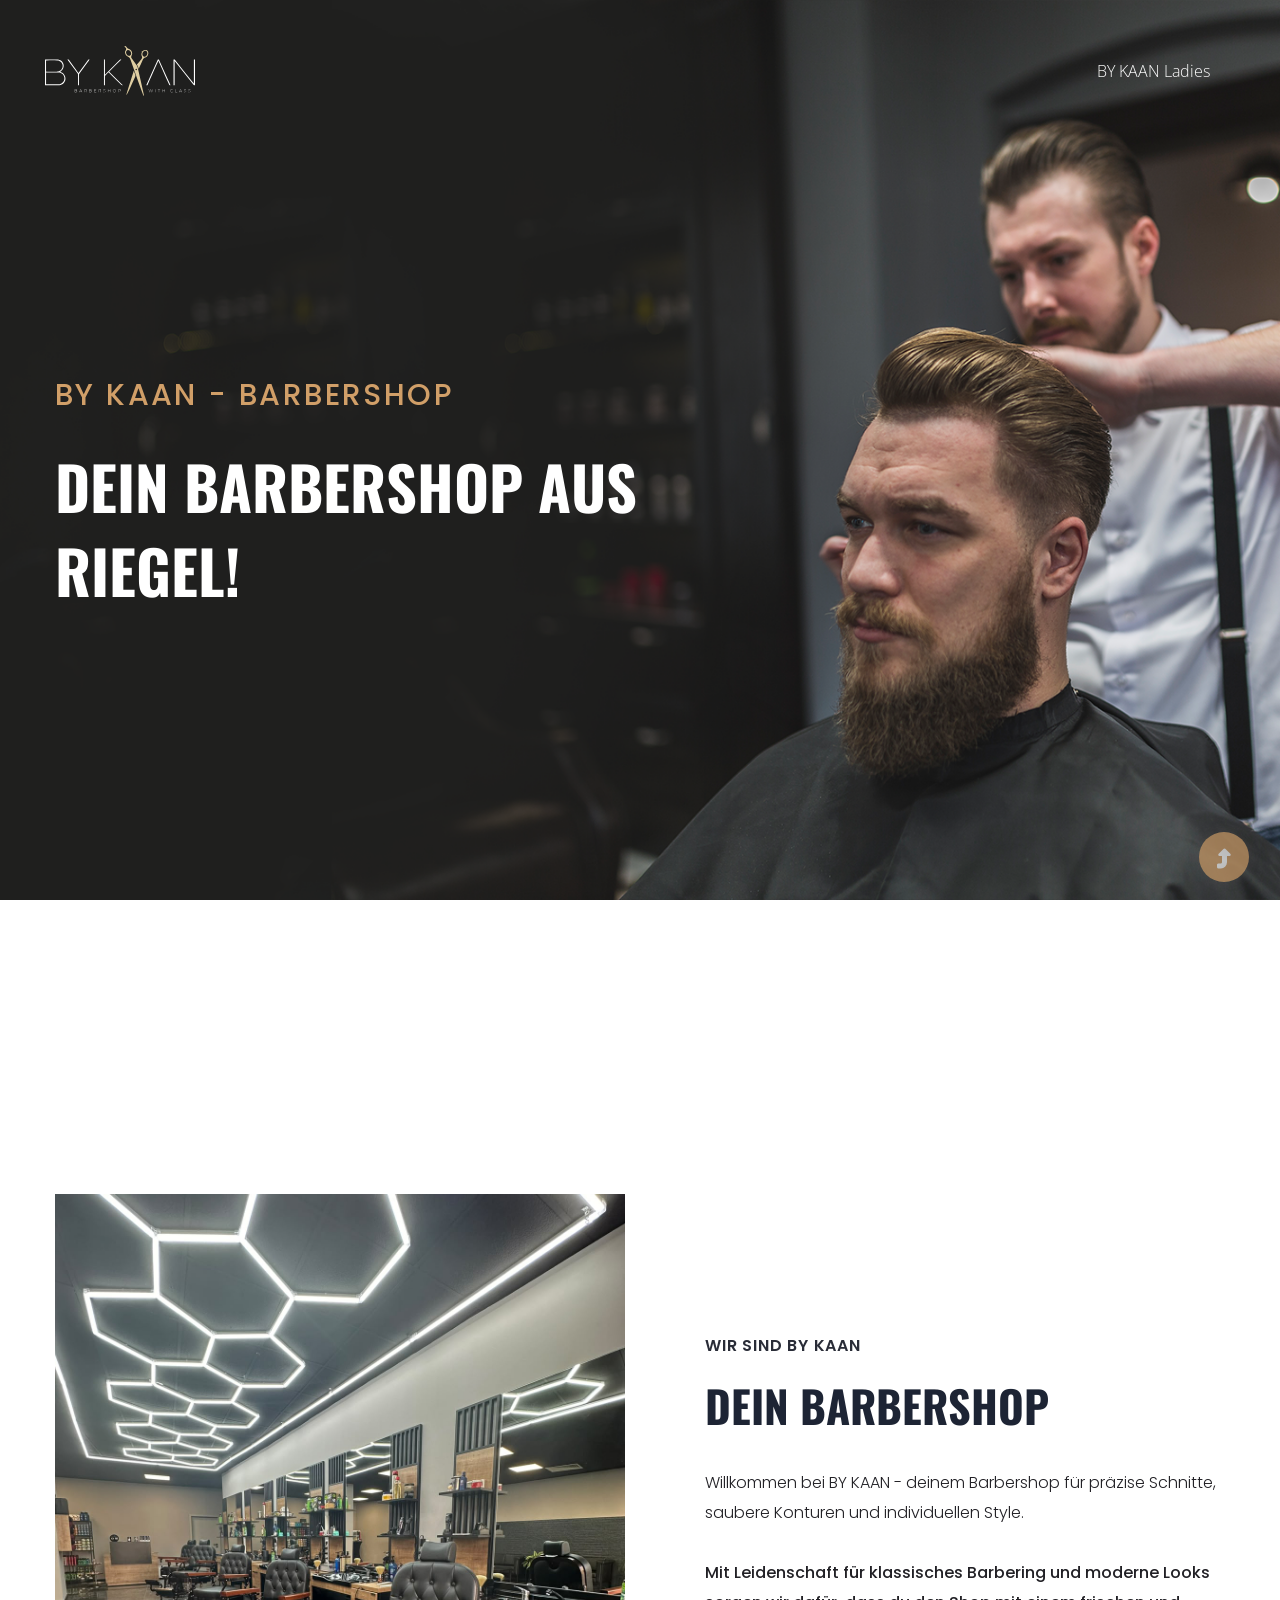
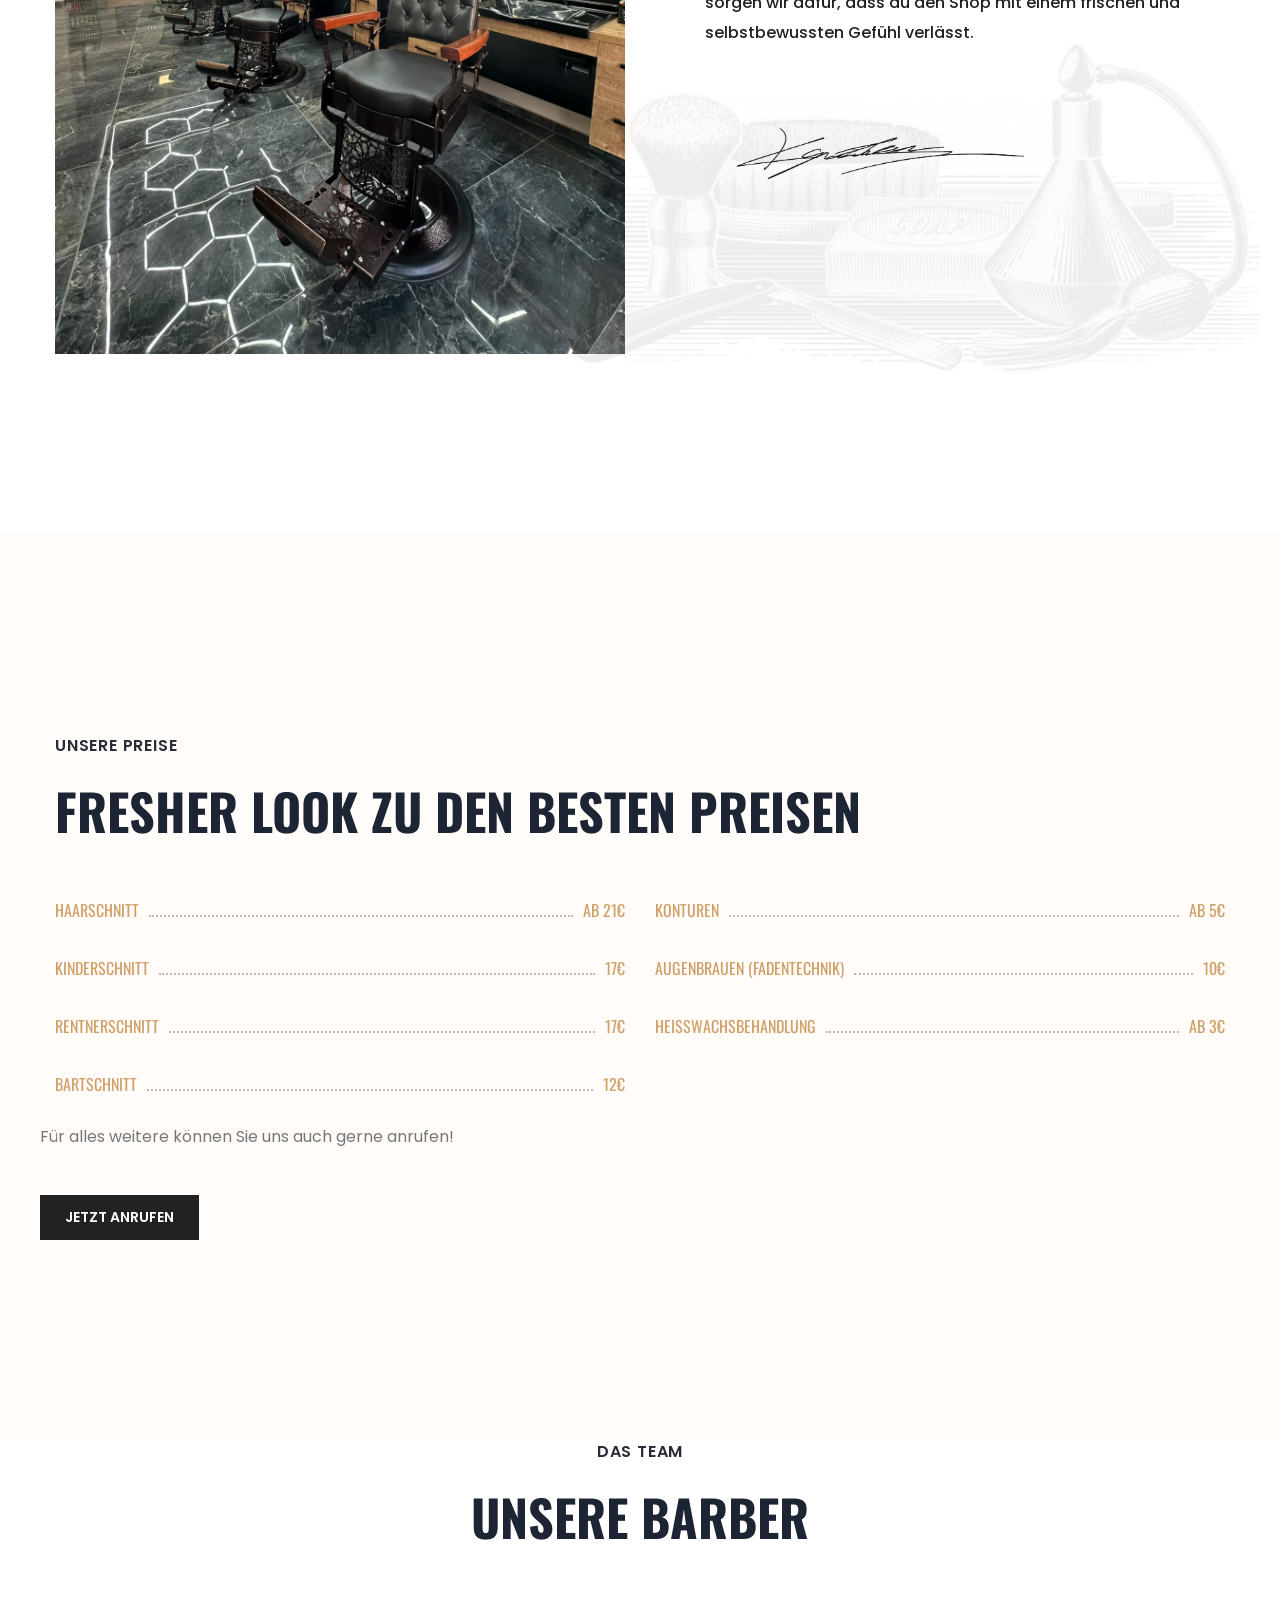
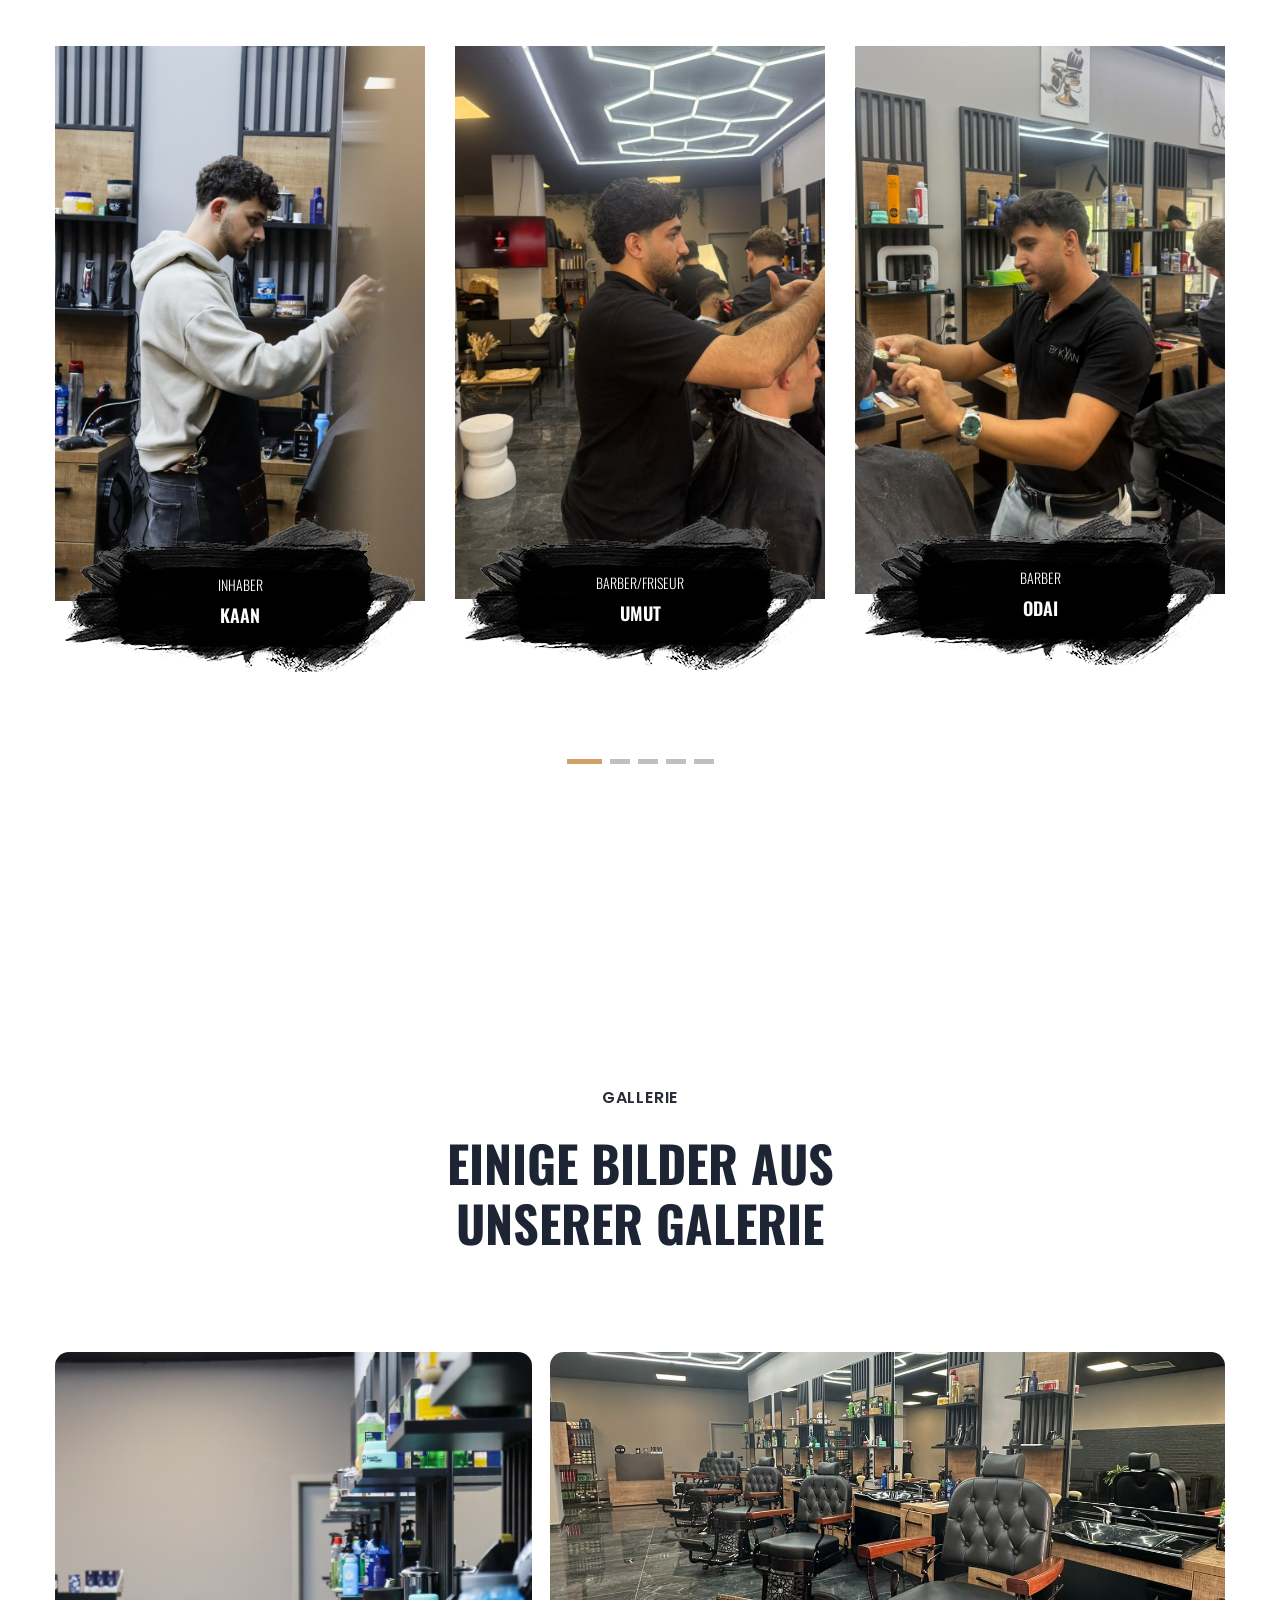
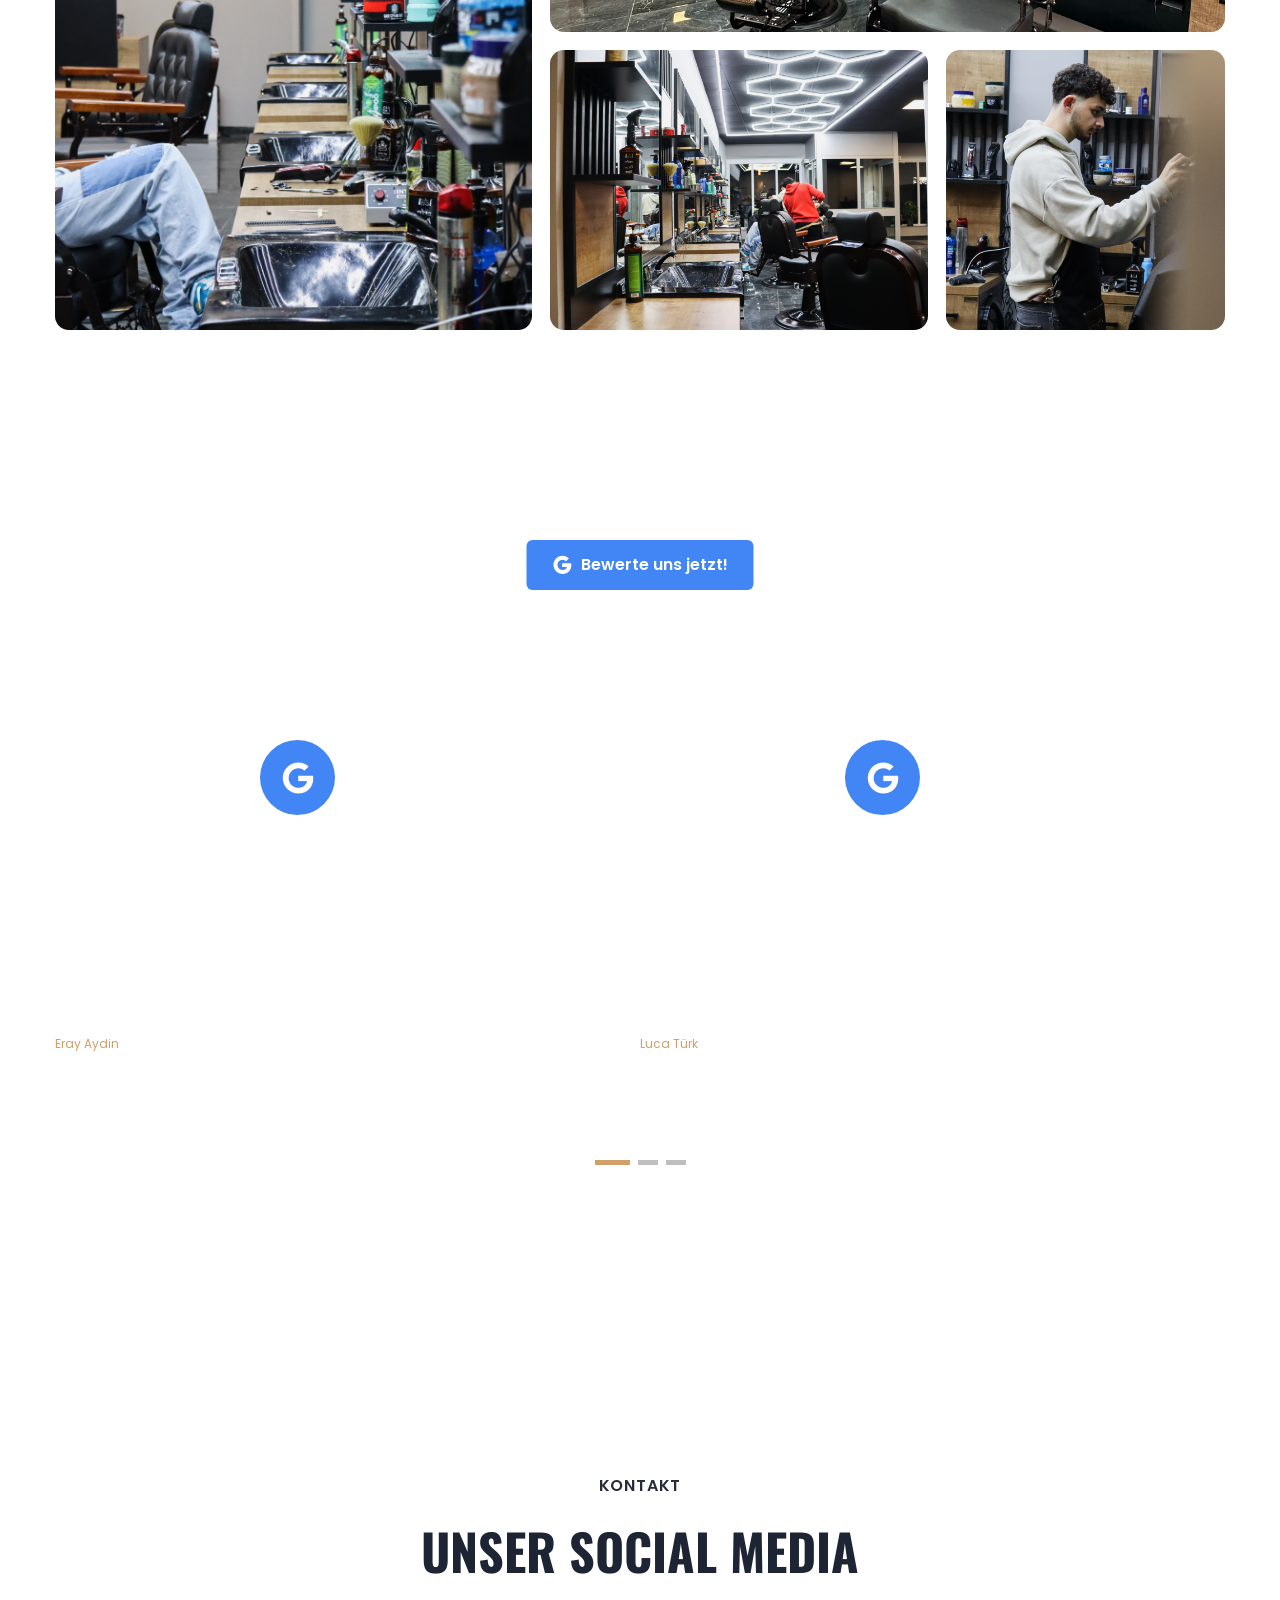
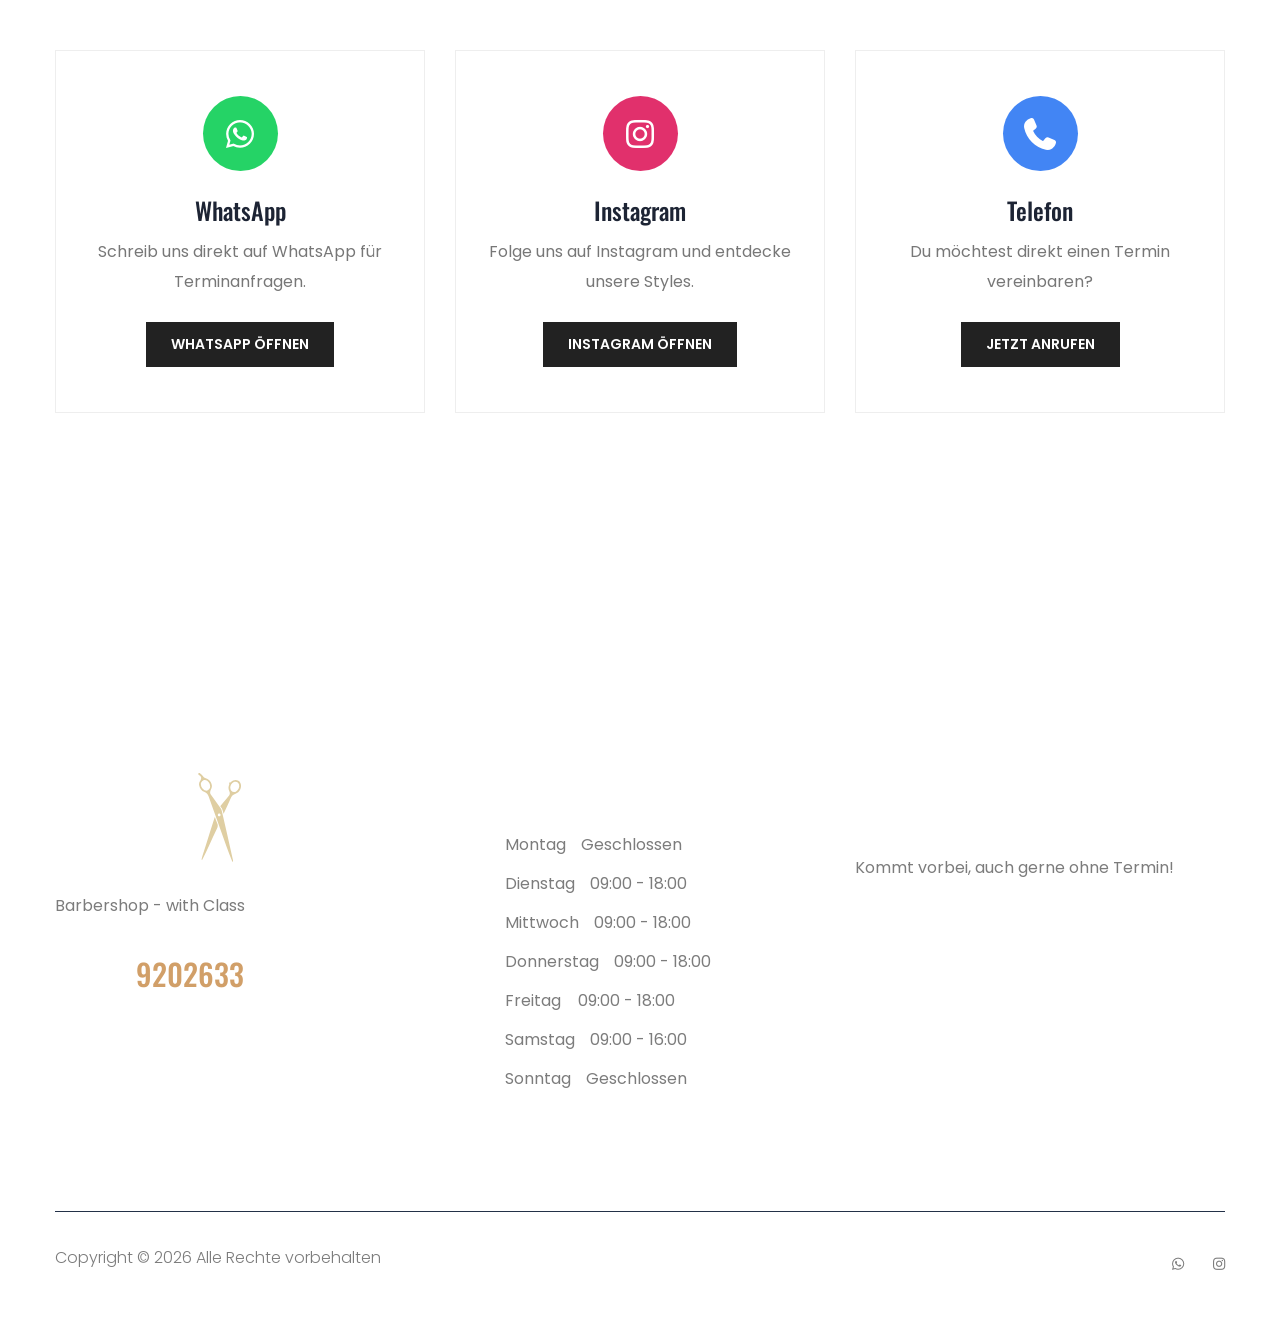
<file: barbershop.html>
<!doctype html>
<html class="no-js" lang="zxx">

<head>
    <meta charset="utf-8">
    <meta http-equiv="x-ua-compatible" content="ie=edge">
    <title> BY KAAN </title>
    <meta name="description" content="">
    <meta name="viewport" content="width=device-width, initial-scale=1">
    <link rel="manifest" href="site.webmanifest">
    <link rel="shortcut icon" type="image/x-icon" href="assets/img/2023-08-06_ByKaan_Logo_PNG_blackBG.png">

    <!-- CSS here -->
    <link rel="stylesheet" href="assets/css/bootstrap.min.css">
    <link rel="stylesheet" href="assets/css/owl.carousel.min.css">
    <link rel="stylesheet" href="assets/css/slicknav.css">
    <link rel="stylesheet" href="assets/css/flaticon.css">
    <link rel="stylesheet" href="assets/css/gijgo.css">
    <link rel="stylesheet" href="assets/css/animate.min.css">
    <link rel="stylesheet" href="assets/css/animated-headline.css">
    <link rel="stylesheet" href="assets/css/magnific-popup.css">
    <link rel="stylesheet" href="assets/css/fontawesome-all.min.css">
    <link rel="stylesheet" href="assets/css/themify-icons.css">
    <link rel="stylesheet" href="assets/css/slick.css">
    <link rel="stylesheet" href="assets/css/nice-select.css">
    <link rel="stylesheet" href="assets/css/style.css">
</head>

<body>
    <!-- ? Preloader Start -->
    <div id="preloader-active">
        <div class="preloader d-flex align-items-center justify-content-center">
            <div class="preloader-inner position-relative">
                <div class="preloader-circle"></div>
                <div class="preloader-img pere-text">
                    <img src="assets/img/logo/loder.png" alt="">
                </div>
            </div>
        </div>
    </div>
    <!-- Preloader Start -->
    <header>
        <!--? Header Start -->
        <div class="header-area header-transparent pt-20">
            <div class="main-header header-sticky">
                <div class="container-fluid">
                    <div class="row align-items-center">
                        <!-- Logo -->
                        <div class="col-xl-2 col-lg-2 col-md-1">
                            <div class="logo">
                                <a href="barbershop.html"><img src="assets/img/logo/2023-08-06_ByKaan_Logo_SVG.svg"
                                        style="width: 150px;" alt=""></a>
                            </div>
                        </div>
                        <div class="col-xl-10 col-lg-10 col-md-10">
                            <div class="menu-main d-flex align-items-center justify-content-end">
                                <!-- Main-menu -->
                                <div class="main-menu f-right d-none d-lg-block">
                                    <nav>
                                        <ul id="navigation">
                                            <li><a href="hairsalon.html">BY KAAN Ladies</a></li>
                                            <!--<li class="active"><a href="index.html">Barbershop</a></li>
                                            <li><a href="ladies.html">Ladies</a></li>
                                            <li><a href="about.html">About</a></li>
                                            <li><a href="services.html">Services</a></li>
                                            <li><a href="portfolio.html">Portfolio</a></li>
                                            <li><a href="blog.html">Blog</a>
                                                <ul class="submenu">
                                                    <li><a href="blog.html">Blog</a></li>
                                                    <li><a href="blog_details.html">Blog Details</a></li>
                                                    <li><a href="elements.html">Element</a></li>
                                                </ul>
                                            </li>
                                            <li><a href="contact.html">Contact</a></li>-->
                                        </ul>
                                    </nav>
                                </div>
                            </div>
                        </div>
                        <!-- Mobile Menu -->
                        <div class="col-12">
                            <div class="mobile_menu d-block d-lg-none"></div>
                        </div>
                    </div>
                </div>
            </div>
        </div>
        <!-- Header End -->
    </header>
    <main>
        <!--? slider Area Start-->
        <div class="slider-area position-relative fix">
            <div class="slider-active">
                <!-- Single Slider -->
                <div class="single-slider slider-height d-flex align-items-center">
                    <div class="container">
                        <div class="row">
                            <div class="col-xl-8 col-lg-9 col-md-11 col-sm-10">
                                <div class="hero__caption">
                                    <span data-animation="fadeInUp" data-delay="0.2s">BY KAAN - Barbershop</span>
                                    <h1 data-animation="fadeInUp" data-delay="0.5s">Dein Barbershop aus Riegel!</h1>
                                </div>
                            </div>
                        </div>
                    </div>
                </div>
            </div>
        </div>
        <!-- slider Area End-->
        <!--? About Area Start -->
        <section class="about-area section-padding30 position-relative">
            <div class="container">
                <div class="row align-items-center">
                    <div class="col-lg-6 col-md-11">
                        <!-- about-img -->
                        <div class="about-img ">
                            <img src="assets/img/gallery/bykaan-barbershop.jpeg" style="height: 30%;" alt="">
                        </div>
                    </div>
                    <div class="col-lg-6 col-md-12">
                        <div class="about-caption">
                            <!-- Section Tittle -->
                            <div class="section-tittle section-tittle3 mb-35">
                                <span>Wir sind BY KAAN</span>
                                <h2>Dein Barbershop</h2>
                            </div>
                            <p class="mb-30 pera-bottom">Willkommen bei BY KAAN - deinem Barbershop für präzise
                                Schnitte, saubere Konturen und individuellen Style.</p>
                            <p class="pera-top mb-50">Mit Leidenschaft für klassisches Barbering und moderne Looks
                                sorgen wir dafür, dass du
                                den Shop mit einem frischen und selbstbewussten Gefühl verlässt.</p>
                            <img src="assets/img/gallery/bykaan-signature.jpeg" style="width: 350px;" alt="">
                        </div>
                    </div>
                </div>
            </div>
            <!-- About Shape -->
            <div class="about-shape">
                <img src="assets/img/gallery/about-shape.png" alt="">
            </div>
        </section>
        <!-- About-2 Area End -->
        <!--? Services Area Start -->
        <!--
    <section class="service-area pb-170">
            <div class="container">
                <div class="row d-flex justify-content-center">
                    <div class="col-xl-7 col-lg-8 col-md-11 col-sm-11">
                        <div class="section-tittle text-center mb-90">
                            <span>Professional Services</span>
                            <h2>Our Best services that we offering to you</h2>
                        </div>
                    </div>
                </div>
                <div class="row">
                    <div class="col-xl-4 col-lg-4 col-md-6">
                        <div class="services-caption text-center mb-30">
                            <div class="service-icon">
                                <i class="flaticon-healthcare-and-medical"></i>
                            </div>
                            <div class="service-cap">
                                <h4><a href="#">Stylish Hair Cut</a></h4>
                                <p>Sorem spsum dolor sit amsectetur adipisclit, seddo eiusmod tempor incididunt ut
                                    laborea.</p>
                            </div>
                        </div>
                    </div>
                    <div class="col-xl-4 col-lg-4 col-md-6">
                        <div class="services-caption active text-center mb-30">
                            <div class="service-icon">
                                <i class="flaticon-fitness"></i>
                            </div>
                            <div class="service-cap">
                                <h4><a href="#">Body Massege</a></h4>
                                <p>Sorem spsum dolor sit amsectetur adipisclit, seddo eiusmod tempor incididunt ut
                                    laborea.</p>
                            </div>
                        </div>
                    </div>
                    <div class="col-xl-4 col-lg-4 col-md-6">
                        <div class="services-caption text-center mb-30">
                            <div class="service-icon">
                                <i class="flaticon-clock"></i>
                            </div>
                            <div class="service-cap">
                                <h4><a href="#">Breard Style</a></h4>
                                <p>Sorem spsum dolor sit amsectetur adipisclit, seddo eiusmod tempor incididunt ut
                                    laborea.</p>
                            </div>
                        </div>
                    </div>
                </div>
            </div>
        </section>
    -->

        <!-- Best Pricing Area Start -->
        <div class="best-pricing section-padding2 position-relative">
            <div class="container">
                <div class="row justify-content-end">
                    <div class="col-xl-12 col-lg-7">
                        <div class="section-tittle mb-50">
                            <span>Unsere Preise</span>
                            <h2>Fresher Look zu den besten Preisen<br></h2>
                        </div>
                        <!-- Pricing  -->
                        <div class="row">
                            <div class="col-lg-6 col-md-6 col-sm-6">
                                <div class="pricing-list">
                                    <ul>
                                        <li>
                                            <span class="service-name">Haarschnitt</span>
                                            <span class="price">ab 21€</span>
                                        </li>
                                        <li>
                                            <span class="service-name">Kinderschnitt</span>
                                            <span class="price">17€</span>
                                        </li>
                                        <li>
                                            <span class="service-name">Rentnerschnitt</span>
                                            <span class="price">17€</span>
                                        </li>
                                        <li>
                                            <span class="service-name">Bartschnitt</span>
                                            <span class="price">12€</span>
                                        </li>
                                    </ul>
                                </div>
                            </div>
                            <div class="col-lg-6 col-md-6 col-sm-6">

                                <div class="pricing-list">
                                    <ul>
                                        <li>
                                            <span class="service-name">Konturen</span>
                                            <span class="price">ab 5€</span>
                                        </li>
                                        <li>
                                            <span class="service-name">Augenbrauen (Fadentechnik)</span>
                                            <span class="price">10€</span>
                                        </li>
                                        <li>
                                            <span class="service-name">Heißwachsbehandlung</span>
                                            <span class="price">ab 3€</span>
                                        </li>
                                    </ul>
                                </div>
                            </div>
                            <div class="social-content">
                                <p>Für alles weitere können Sie uns auch gerne anrufen! </p>
                                <a href="tel:076429202633" class="social-btn">
                                    Jetzt anrufen
                                </a>
                            </div>
                        </div>
                    </div>
                </div>
            </div>
        </div>
        <!-- Services Area End -->
        <!--? Team Start -->
        <div class="team-area pb-180">
            <div class="container">
                <!-- Section Tittle -->
                <div class="row justify-content-center">
                    <div class="col-xl-8 col-lg-8 col-md-11 col-sm-11">
                        <div class="section-tittle text-center mb-100">
                            <span>Das Team</span>
                            <h2>Unsere Barber</h2>
                        </div>
                    </div>
                </div>
                <div class="row team-active dot-style">
                    <!-- single Tem -->
                    <div class="col-xl-4 col-lg-4 col-md-6 col-sm-">
                        <div class="single-team mb-80 text-center">
                            <div class="team-img">
                                <img src="assets/img/gallery/IMG_5618.jpg" alt="">
                            </div>
                            <div class="team-caption">
                                <span>Inhaber</span>
                                <h3><a href="#">Kaan</a></h3>
                            </div>
                        </div>
                    </div>
                    <div class="col-xl-4 col-lg-4 col-md-6 col-sm-">
                        <div class="single-team mb-80 text-center">
                            <div class="team-img">
                                <img src="assets/img/gallery/barber-umut.jpeg" alt="">
                            </div>
                            <div class="team-caption">
                                <span>Barber/Friseur</span>
                                <h3><a href="#">Umut</a></h3>
                            </div>
                        </div>
                    </div>
                    <div class="col-xl-4 col-lg-4 col-md-6 col-sm-">
                        <div class="single-team mb-80 text-center">
                            <div class="team-img">
                                <img src="assets/img/gallery/barber-oday.jpeg" alt="">
                            </div>
                            <div class="team-caption">
                                <span>Barber</span>
                                <h3><a href="#">Odai</a></h3>
                            </div>
                        </div>
                    </div>
                    <div class="col-xl-4 col-lg-4 col-md-6 col-sm-">
                        <div class="single-team mb-80 text-center">
                            <div class="team-img">
                                <img src="assets/img/gallery/barber-hatim.jpeg" alt="">
                            </div>
                            <div class="team-caption">
                                <span>Barber</span>
                                <h3><a href="#">Hatim</a></h3>
                            </div>
                        </div>
                    </div>
                    <div class="col-xl-4 col-lg-4 col-md-6 col-sm-">
                        <div class="single-team mb-80 text-center">
                            <div class="team-img">
                                <img src="assets/img/gallery/barber-nezir.jpeg" alt="">
                            </div>
                            <div class="team-caption">
                                <span>Barber</span>
                                <h3><a href="#">Nezir</a></h3>
                            </div>
                        </div>
                    </div>
                </div>
            </div>
        </div>
        <!-- Team End -->

        <!-- Best Pricing Area End -->
        <!--? Gallery Area Start -->
        <div class="gallery-area section-padding30">
            <div class="container">
                <!-- Section Tittle -->
                <div class="row justify-content-center">
                    <div class="col-xl-6 col-lg-7 col-md-9 col-sm-10">
                        <div class="section-tittle text-center mb-100">
                            <span>Gallerie</span>
                            <h2>Einige Bilder aus unserer Galerie</h2>
                        </div>
                    </div>
                </div>
                <div class="modern-gallery"> <a href="assets/img/gallery/IMG_5593.jpg"
                        class="gallery-item gallery-item-large"> <img src="assets/img/gallery/IMG_5593.jpg"
                            alt="Frisur aus unserer Galerie" loading="lazy">
                        <div class="gallery-overlay"> <span>+</span> </div>
                    </a> <a href="assets/img/gallery/bykaan-barbershop.jpeg" class="gallery-item"> <img
                            src="assets/img/gallery/bykaan-barbershop.jpeg" alt="Frisur aus unserer Galerie"
                            loading="lazy">
                        <div class="gallery-overlay"> <span>+</span> </div>
                    </a> <a href="assets/img/gallery/IMG_5577.jpg" class="gallery-item"> <img
                            src="assets/img/gallery/IMG_5577.jpg" alt="Frisur aus unserer Galerie" loading="lazy">
                        <div class="gallery-overlay"> <span>+</span> </div>
                    </a> <a href="assets/img/gallery/IMG_5618.jpg" class="gallery-item"> <img
                            src="assets/img/gallery/IMG_5618.jpg" alt="Frisur aus unserer Galerie" loading="lazy">
                        <div class="gallery-overlay"> <span>+</span> </div>
                    </a>
                </div>
            </div>
        </div>
        <!-- Gallery Area End -->
        <!-- Cut Details Start -->
        <div class="cut-details section-bg section-padding2" data-background="assets/img/gallery/section_bg02.png">
            <div style="margin-bottom: 30px;">
                <a href="https://g.page/r/CRGKsidO0uT9EAE/review" target="_blank" class="social-btn-rez">
                    <i class="fab fa-google"></i>
                    Bewerte uns jetzt!
                </a>
            </div>
            <div class="container">
                <div class="cut-active dot-style">
                    <div class="single-cut">
                        <div class="social-icon google">
                            <i class="fab fa-google"></i>
                        </div>
                        <div class="cut-descriptions">
                            <p>Ich war inzwischen schon ziemlich oft dort, und jedes Mal übertreffen sie meine
                                Erwartungen. Man kann jedem einzelnen Friseur im Salon voll und ganz vertrauen. Sie
                                leisten fantastische Arbeit!</p>
                            <span>Eray Aydin</span>
                        </div>
                    </div>
                    <div class="single-cut">
                        <div class="social-icon google">
                            <i class="fab fa-google"></i>
                        </div>
                        <div class="cut-descriptions">
                            <p>Alles top! Der Friseur hat sich viel Zeit genommen, um meine Wünsche zu verstehen, und
                                das Ergebnis war perfekt. Freundlicher Service, tolle Atmosphäre und professionelle
                                Arbeit - ich komme gerne wieder!”</p>
                            <span>Luca Türk</span>
                        </div>
                    </div>
                    <div class="single-cut">
                        <div class="social-icon google">
                            <i class="fab fa-google"></i>
                        </div>
                        <div class="cut-descriptions">
                            <p>Stabiler Barbershop! Der Service ist top, der Schnitt sitzt perfekt und das Team ist
                                freundlich und arbeitet schnell. Das Preis-Leistungs-Verhältnis stimmt zu 100%. Absolut
                                empfehlenswert - komme gerne wieder!</p>
                            <span>Björn Neuwald</span>
                        </div>
                    </div>
                </div>
            </div>
        </div>
        <!-- Cut Details End -->
        <!--? Blog Area Start -->
        <section class="home-blog-area section-padding30">
            <div class="container">

                <!-- Section Title -->
                <div class="row justify-content-center">
                    <div class="col-xl-6 col-lg-7 col-md-10 col-sm-10">
                        <div class="section-tittle text-center mb-70">
                            <span>Kontakt</span>
                            <h2>Unser Social Media</h2>
                        </div>
                    </div>
                </div>

                <!-- Social Media -->
                <div class="row justify-content-center">

                    <!-- WhatsApp -->
                    <div class="col-xl-4 col-lg-4 col-md-6 mb-30">
                        <div class="social-card text-center">
                            <div class="social-icon whatsapp">
                                <i class="fab fa-whatsapp"></i>
                            </div>

                            <div class="social-content">
                                <h3>WhatsApp</h3>
                                <p>Schreib uns direkt auf WhatsApp für Terminanfragen.</p>

                                <a href="https://wa.me/+4917662712487" target="_blank" class="social-btn">
                                    WhatsApp öffnen
                                </a>
                            </div>
                        </div>
                    </div>

                    <!-- Instagram -->
                    <div class="col-xl-4 col-lg-4 col-md-6 mb-30">
                        <div class="social-card text-center">
                            <div class="social-icon instagram">
                                <i class="fab fa-instagram"></i>
                            </div>

                            <div class="social-content">
                                <h3>Instagram</h3>
                                <p>Folge uns auf Instagram und entdecke unsere Styles.</p>

                                <a href="https://instagram.com/bykaan_riegel" target="_blank" class="social-btn">
                                    Instagram öffnen
                                </a>
                            </div>
                        </div>
                    </div>

                    <!-- Telefon -->
                    <div class="col-xl-4 col-lg-4 col-md-6 mb-30">
                        <div class="social-card text-center">
                            <div class="social-icon google">
                                <i class="fas fa-phone"></i>
                            </div>

                            <div class="social-content">
                                <h3>Telefon</h3>
                                <p>Du möchtest direkt einen Termin vereinbaren?</p>

                                <a href="tel:076429202633" class="social-btn">
                                    Jetzt anrufen
                                </a>
                            </div>
                        </div>
                    </div>

                </div>
            </div>
        </section>
        <!-- Blog Area End -->
    </main>
    <footer>
        <!--? Footer Start-->
        <div class="footer-area section-bg" data-background="assets/img/gallery/footer_bg.png">
            <div class="container">
                <div class="footer-top footer-padding">
                    <div class="row d-flex justify-content-between">
                        <div class="col-xl-3 col-lg-4 col-md-5 col-sm-8">
                            <div class="single-footer-caption mb-50">
                                <!-- logo -->
                                <div class="footer-logo">
                                    <a href="index.html"><img src="assets/img/logo/2023-08-06_ByKaan_Logo_SVG.svg"
                                            alt=""></a>
                                </div>
                                <div class="footer-tittle">
                                    <div class="footer-pera">
                                        <p class="info1">Barbershop - with Class</p>
                                    </div>
                                </div>
                                <div class="footer-number">
                                    <h4><span>07642 </span>9202633</h4>
                                </div>
                            </div>
                        </div>
                        <div class="col-xl-2 col-lg-2 col-md-3 col-sm-5">
                            <div class="single-footer-caption mb-50">
                                <div class="footer-tittle">
                                    <h4>Öffnungszeiten</h4>
                                    <ul>
                                        <li><span>Montag</span> <span>geschlossen</span></li>
                                        <li><span>Dienstag</span> <span>09:00 - 18:00</span></li>
                                        <li><span>Mittwoch</span> <span>09:00 - 18:00</span></li>
                                        <li><span>Donnerstag</span> <span>09:00 - 18:00</span></li>
                                        <li><span>Freitag</span> <span>09:00 - 18:00</span></li>
                                        <li><span>Samstag</span> <span>09:00 - 16:00</span></li>
                                        <li><span>Sonntag</span> <span>Geschlossen</span></li>
                                    </ul>
                                </div>
                            </div>
                        </div>
                        <!--
                        <div class="col-xl-2 col-lg-2 col-md-3 col-sm-5">
                            <div class="single-footer-caption mb-50">
                                <div class="footer-tittle">
                                    <h4>Location </h4>
                                    <ul>
                                        <li><a href="#">Advanced</a></li>
                                        <li><a href="#"> Management</a></li>
                                        <li><a href="#">Corporate</a></li>
                                        <li><a href="#">Customer</a></li>
                                        <li><a href="#">Information</a></li>
                                    </ul>
                                </div>
                            </div>
                        </div>
                        <div class="col-xl-2 col-lg-2 col-md-3 col-sm-5">
                            <div class="single-footer-caption mb-50">
                                <div class="footer-tittle">
                                    <h4>Explore</h4>
                                    <ul>
                                        <li><a href="#">Cookies</a></li>
                                        <li><a href="#">About</a></li>
                                        <li><a href="#">Privacy Policy</a></li>
                                        <li><a href="#">Proparties</a></li>
                                        <li><a href="#">Licenses</a></li>
                                    </ul>
                                </div>
                            </div>
                        </div>
                        -->
                        <div class="col-xl-4 col-lg-4 col-md-6 col-sm-8">
                            <div class="single-footer-caption mb-50">
                                <div class="footer-tittle">
                                    <h4>Hauptstrasse 25 <br>79359 Riegel</h4>
                                    <div class="footer-pera">
                                        <p class="info1">Kommt vorbei, auch gerne ohne Termin!</p>
                                    </div>
                                </div>
                                <!-- Form -->
                                <!--<div class="footer-form">
                                    <div id="mc_embed_signup">
                                        <form target="_blank"
                                            action="https://spondonit.us12.list-manage.com/subscribe/post?u=1462626880ade1ac87bd9c93a&amp;id=92a4423d01"
                                            method="get" class="subscribe_form relative mail_part" novalidate="true">
                                            <input type="email" name="EMAIL" id="newsletter-form-email"
                                                placeholder=" Email Address " class="placeholder hide-on-focus"
                                                onfocus="this.placeholder = ''"
                                                onblur="this.placeholder = 'Your email address'">
                                            <div class="form-icon">
                                                <button type="submit" name="submit" id="newsletter-submit"
                                                    class="email_icon newsletter-submit button-contactForm">Send</button>
                                            </div>
                                            <div class="mt-10 info"></div>
                                        </form>
                                    </div>
                                </div>-->
                            </div>
                        </div>
                    </div>
                </div>
                <div class="footer-bottom">
                    <div class="row d-flex justify-content-between align-items-center">
                        <div class="col-xl-9 col-lg-8">
                            <div class="footer-copy-right">
                                <p><!-- Link back to Colorlib can't be removed. Template is licensed under CC BY 3.0. -->
                                    Copyright &copy;
                                    <script>document.write(new Date().getFullYear());</script> Alle Rechte vorbehalten
                                    <!-- Link back to Colorlib can't be removed. Template is licensed under CC BY 3.0. -->
                                </p>
                            </div>
                        </div>
                        <div class="col-xl-3 col-lg-4">
                            <!-- Footer Social -->
                            <div class="footer-social f-right">
                                <a href="https://wa.me/+4917662712487"><i class="fab fa-whatsapp"></i></a>
                                <a href="https://instagram.com/bykaan_riegel"><i class="fab fa-instagram"></i></a>
                            </div>
                        </div>
                    </div>
                </div>
            </div>
        </div>
        <!-- Footer End-->
    </footer>
    <!-- Scroll Up -->
    <div id="back-top">
        <a title="Go to Top" href="#"> <i class="fas fa-level-up-alt"></i></a>
    </div>

    <!-- JS here -->

    <script src="./assets/js/vendor/modernizr-3.5.0.min.js"></script>
    <!-- Jquery, Popper, Bootstrap -->
    <script src="./assets/js/vendor/jquery-1.12.4.min.js"></script>
    <script src="./assets/js/popper.min.js"></script>
    <script src="./assets/js/bootstrap.min.js"></script>
    <!-- Jquery Mobile Menu -->
    <script src="./assets/js/jquery.slicknav.min.js"></script>

    <!-- Jquery Slick , Owl-Carousel Plugins -->
    <script src="./assets/js/owl.carousel.min.js"></script>
    <script src="./assets/js/slick.min.js"></script>
    <!-- One Page, Animated-HeadLin -->
    <script src="./assets/js/wow.min.js"></script>
    <script src="./assets/js/animated.headline.js"></script>
    <script src="./assets/js/jquery.magnific-popup.js"></script>

    <!-- Date Picker -->
    <script src="./assets/js/gijgo.min.js"></script>
    <!-- Nice-select, sticky -->
    <script src="./assets/js/jquery.nice-select.min.js"></script>
    <script src="./assets/js/jquery.sticky.js"></script>

    <!-- counter , waypoint,Hover Direction -->
    <script src="./assets/js/jquery.counterup.min.js"></script>
    <script src="./assets/js/waypoints.min.js"></script>
    <script src="./assets/js/jquery.countdown.min.js"></script>
    <script src="./assets/js/hover-direction-snake.min.js"></script>

    <!-- contact js -->
    <script src="./assets/js/contact.js"></script>
    <script src="./assets/js/jquery.form.js"></script>
    <script src="./assets/js/jquery.validate.min.js"></script>
    <script src="./assets/js/mail-script.js"></script>
    <script src="./assets/js/jquery.ajaxchimp.min.js"></script>

    <!-- Jquery Plugins, main Jquery -->
    <script src="./assets/js/plugins.js"></script>
    <script src="./assets/js/main.js"></script>

</body>

</html>

<style>
    .footer-tittle ul li {
        display: flex;
        justify-content: space-between;
        gap: 15px;
        margin-bottom: 10px;
    }

    .footer-tittle ul li span:last-child {
        white-space: nowrap;
    }

    .pricing-list li {
        display: flex;
        align-items: baseline;
        gap: 10px;
        padding: 8px 0;
    }

    .service-name {
        white-space: nowrap;
    }

    .pricing-list li::before {
        content: "";
        order: 2;
        flex: 1;
        border-bottom: 2px dotted #bbb;
        margin-bottom: 4px;
    }

    .price {
        order: 3;
        font-weight: 700;
        white-space: nowrap;
    }

    /* Social Media Section */
    .social-card {
        background: #fff;
        padding: 45px 30px;
        height: 100%;
        transition: all 0.3s ease;
        border: 1px solid #eee;
    }

    .social-card:hover {
        transform: translateY(-8px);
        box-shadow: 0 15px 40px rgba(0, 0, 0, 0.08);
    }

    .social-icon {
        width: 75px;
        height: 75px;
        margin: 0 auto 25px;
        border-radius: 50%;
        display: flex;
        align-items: center;
        justify-content: center;
        font-size: 32px;
    }

    .social-icon.whatsapp {
        background: #25D366;
        color: #fff;
    }

    .social-icon.google {
        background: #4285F4;
        color: #fff;
    }

    .social-icon.instagram {
        background: #E1306C;
        color: #fff;
    }

    .social-icon.phone {
        background: #222;
        color: #fff;
    }

    .social-content h3 {
        font-size: 24px;
        margin-bottom: 12px;
    }

    .social-content p {
        color: #777;
        min-height: 48px;
        margin-bottom: 25px;
    }

    .social-btn {
        display: inline-block;
        padding: 12px 25px;
        background: #222;
        color: #fff;
        font-size: 14px;
        font-weight: 600;
        text-transform: uppercase;
        transition: all 0.3s ease;
    }

    .social-btn:hover {
        background: #c59d5f;
        color: #fff;
    }
</style>
</file>
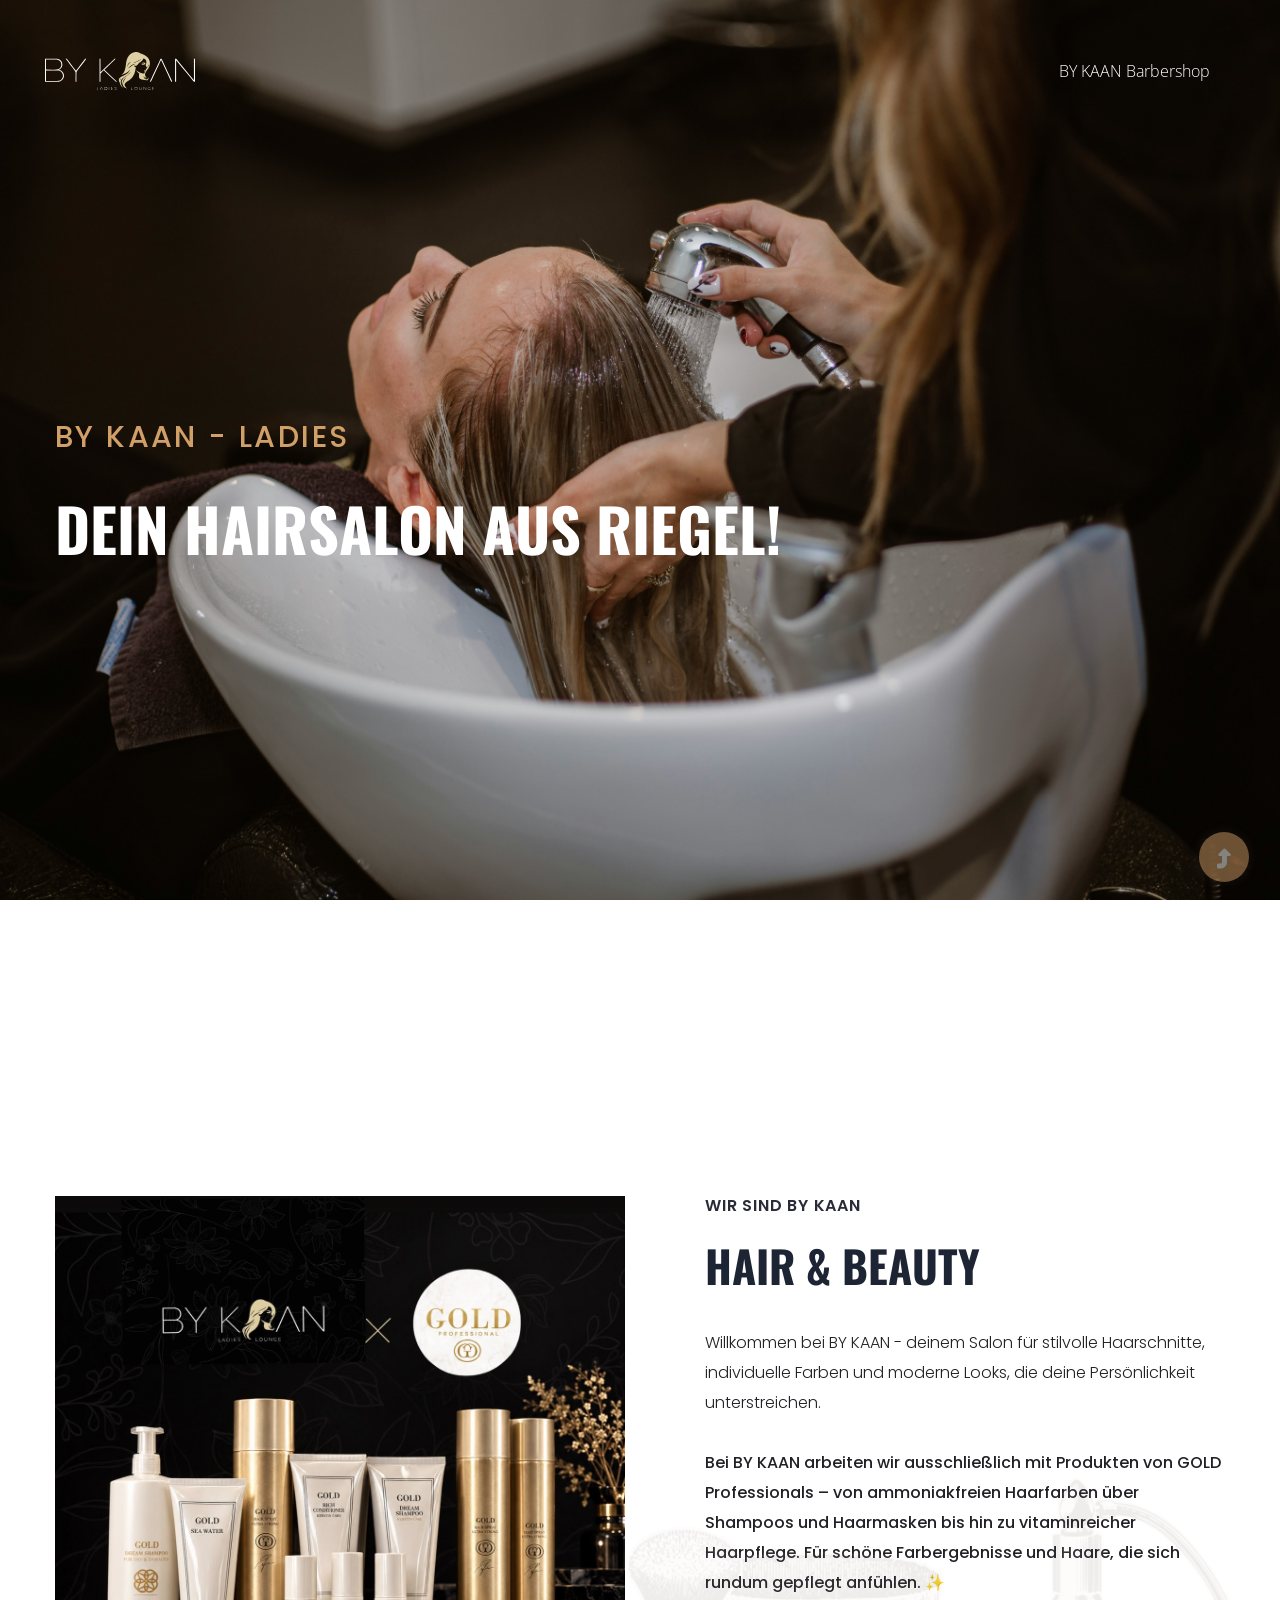
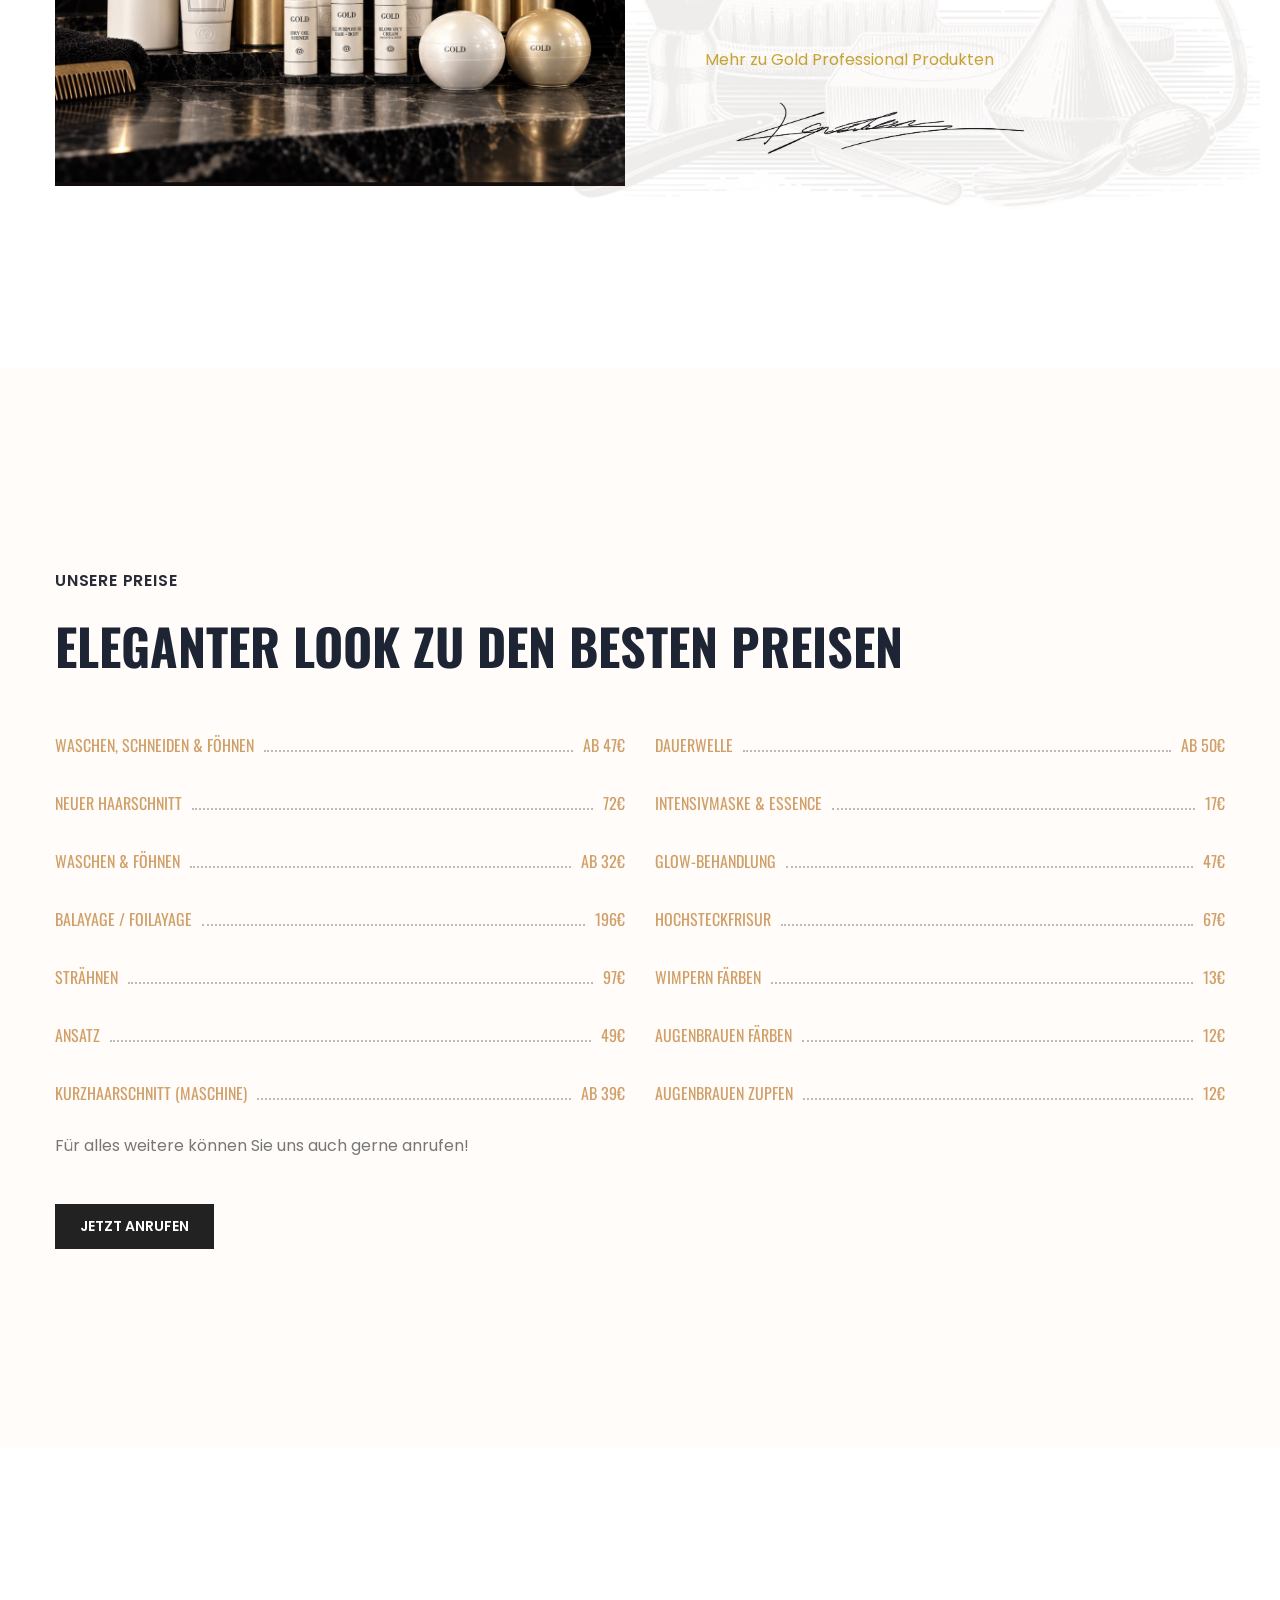
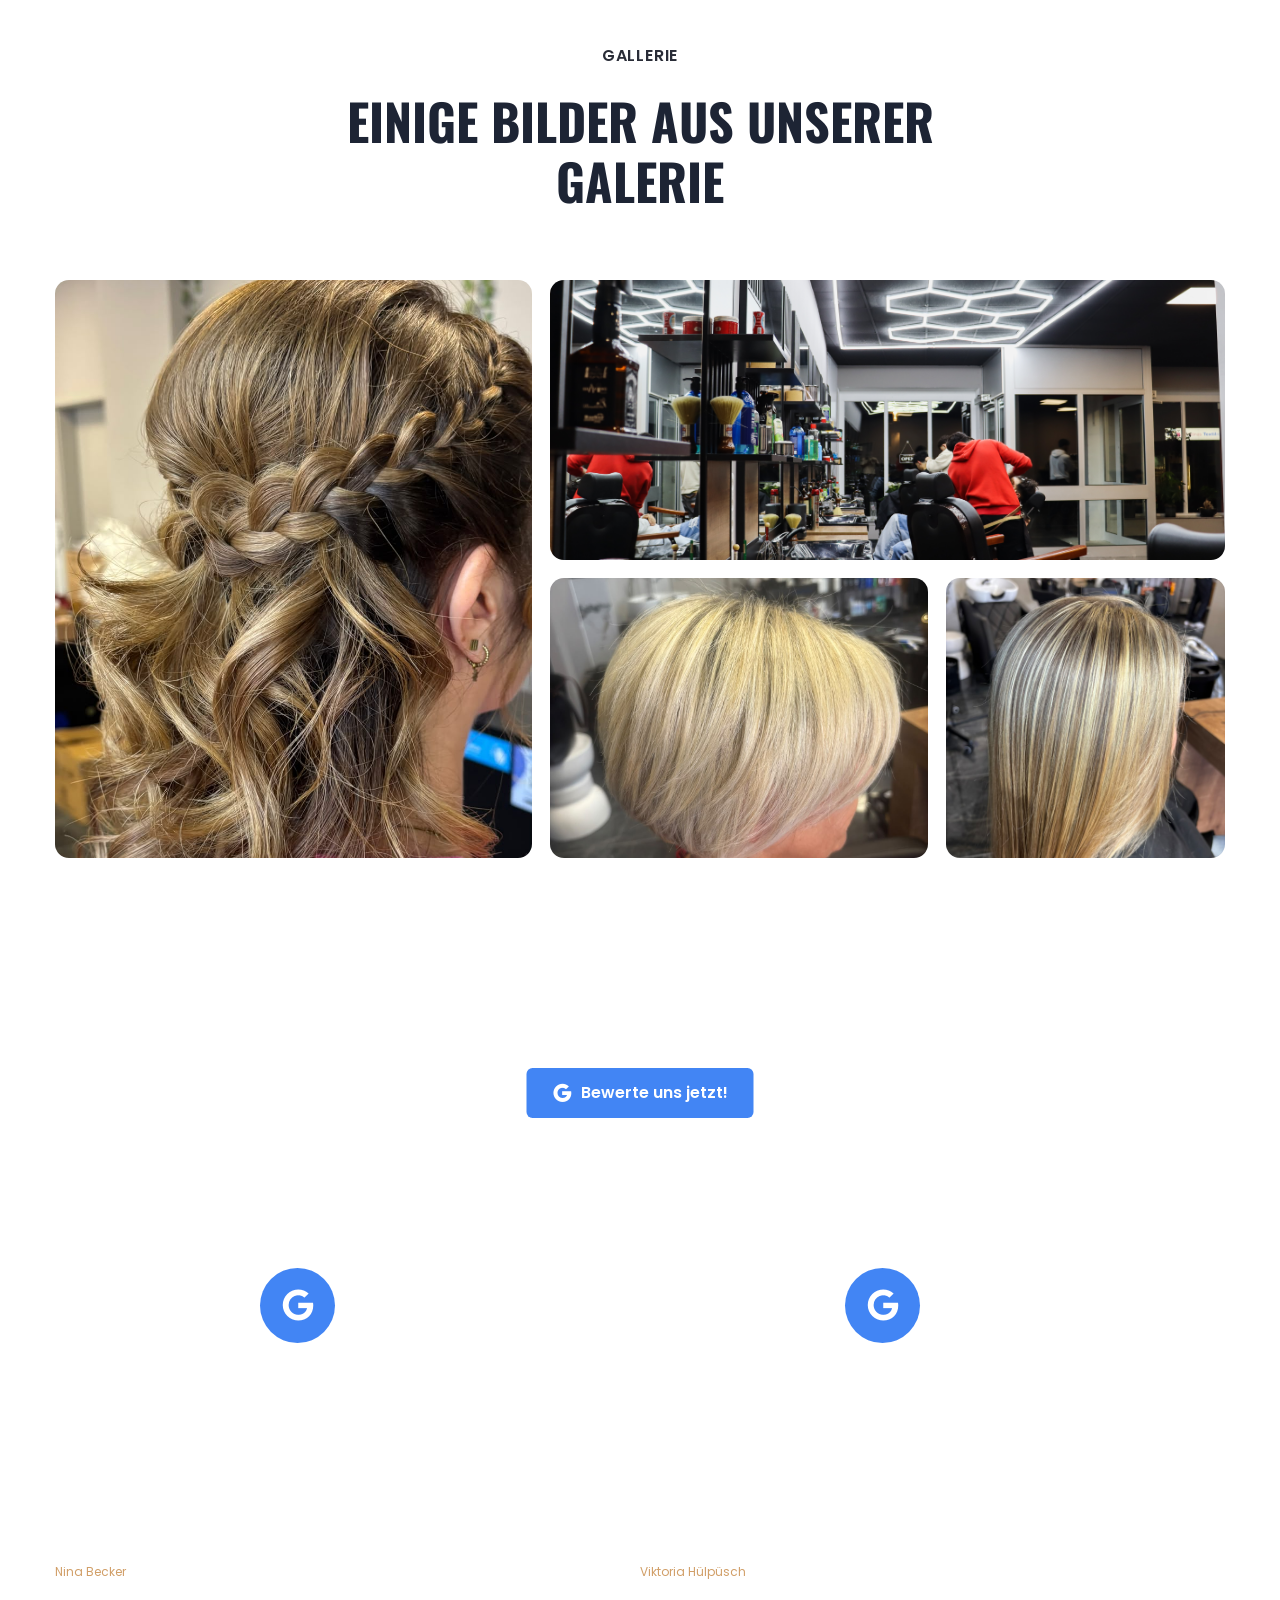
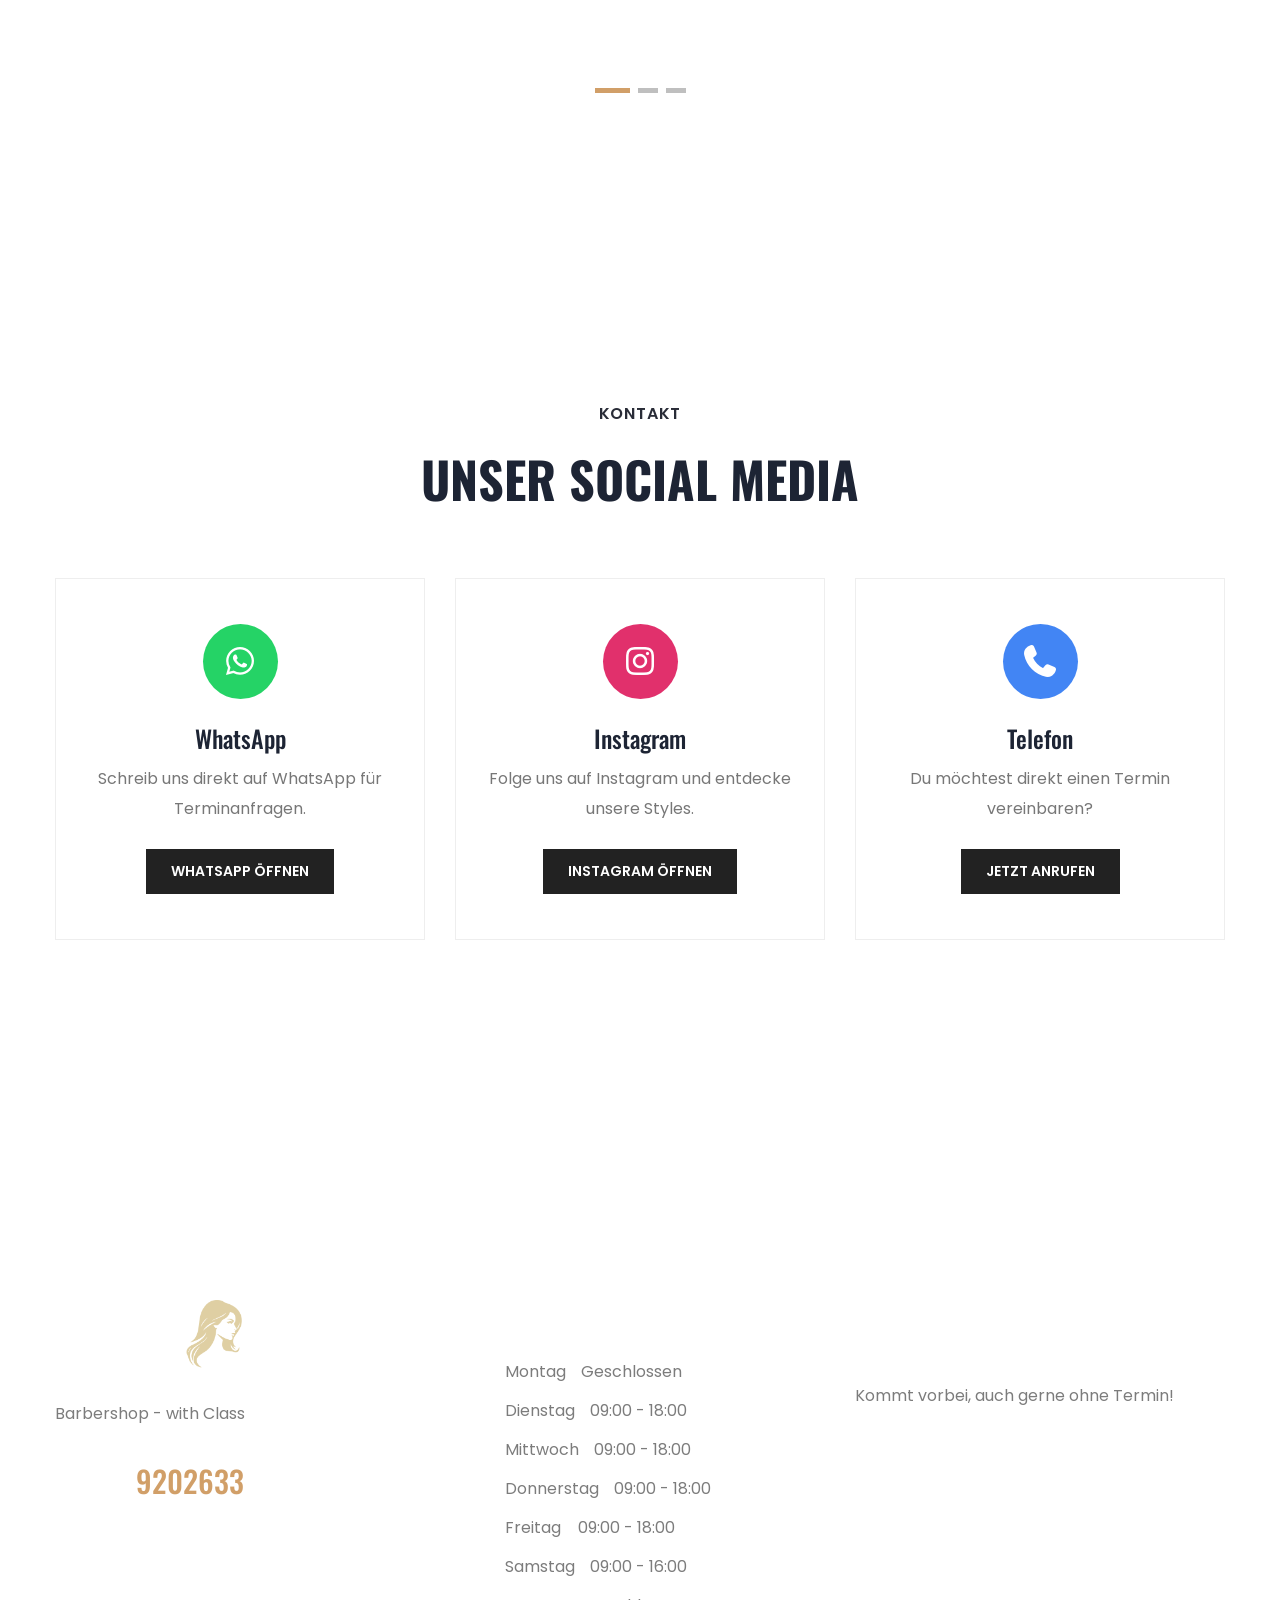
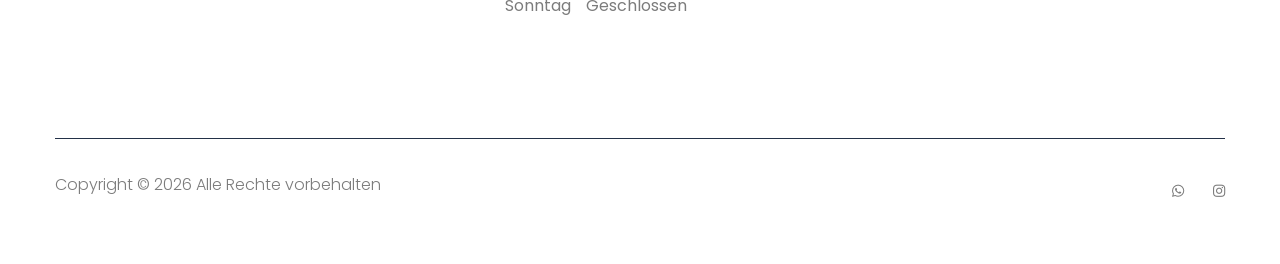
<file: hairsalon.html>
<!doctype html>
<html class="no-js" lang="zxx">

<head>
    <meta charset="utf-8">
    <meta http-equiv="x-ua-compatible" content="ie=edge">
    <title> BY KAAN </title>
    <meta name="description" content="">
    <meta name="viewport" content="width=device-width, initial-scale=1">
    <link rel="manifest" href="site.webmanifest">
    <link rel="shortcut icon" type="image/x-icon" href="assets/img/2023-08-06_ByKaan_Logo_PNG_blackBG.png">

    <!-- CSS here -->
    <link rel="stylesheet" href="assets/css/bootstrap.min.css">
    <link rel="stylesheet" href="assets/css/owl.carousel.min.css">
    <link rel="stylesheet" href="assets/css/slicknav.css">
    <link rel="stylesheet" href="assets/css/flaticon.css">
    <link rel="stylesheet" href="assets/css/gijgo.css">
    <link rel="stylesheet" href="assets/css/animate.min.css">
    <link rel="stylesheet" href="assets/css/animated-headline.css">
    <link rel="stylesheet" href="assets/css/magnific-popup.css">
    <link rel="stylesheet" href="assets/css/fontawesome-all.min.css">
    <link rel="stylesheet" href="assets/css/themify-icons.css">
    <link rel="stylesheet" href="assets/css/slick.css">
    <link rel="stylesheet" href="assets/css/nice-select.css">
    <link rel="stylesheet" href="assets/css/style.css">
</head>

<body>
    <!-- ? Preloader Start -->
    <div id="preloader-active">
        <div class="preloader d-flex align-items-center justify-content-center">
            <div class="preloader-inner position-relative">
                <div class="preloader-circle"></div>
                <div class="preloader-img pere-text">
                    <img src="assets/img/logo/loder.png" alt="">
                </div>
            </div>
        </div>
    </div>
    <!-- Preloader Start -->
    <header>
        <!--? Header Start -->
        <div class="header-area header-transparent pt-20">
            <div class="main-header header-sticky">
                <div class="container-fluid">
                    <div class="row align-items-center">
                        <!-- Logo -->
                        <div class="col-xl-2 col-lg-2 col-md-1">
                            <div class="logo">
                                <a href="barbershop.html"><img
                                        src="assets/img/logo/2023-08-06_ByKaan_Logo_Frauen_transparent.svg"
                                        style="width: 150px;" alt=""></a>
                            </div>
                        </div>
                        <div class="col-xl-10 col-lg-10 col-md-10">
                            <div class="menu-main d-flex align-items-center justify-content-end">
                                <!-- Main-menu -->
                                <div class="main-menu f-right d-none d-lg-block">
                                    <nav>
                                        <ul id="navigation">
                                            <li><a href="barbershop.html">BY KAAN Barbershop</a></li>
                                            <!--<li class="active"><a href="index.html">Barbershop</a></li>
                                            <li><a href="ladies.html">Ladies</a></li>
                                            <li><a href="about.html">About</a></li>
                                            <li><a href="services.html">Services</a></li>
                                            <li><a href="portfolio.html">Portfolio</a></li>
                                            <li><a href="blog.html">Blog</a>
                                                <ul class="submenu">
                                                    <li><a href="blog.html">Blog</a></li>
                                                    <li><a href="blog_details.html">Blog Details</a></li>
                                                    <li><a href="elements.html">Element</a></li>
                                                </ul>
                                            </li>
                                            <li><a href="contact.html">Contact</a></li>-->
                                        </ul>
                                    </nav>
                                </div>
                            </div>
                        </div>
                        <!-- Mobile Menu -->
                        <div class="col-12">
                            <div class="mobile_menu d-block d-lg-none"></div>
                        </div>
                    </div>
                </div>
            </div>
        </div>
        <!-- Header End -->
    </header>
    <main>
        <!--? slider Area Start-->
        <div class="slider-area3 position-relative fix">
            <div class="slider-active">
                <!-- Single Slider -->
                <div class="single-slider slider-height d-flex align-items-center">
                    <div class="container">
                        <div class="row">
                            <div class="col-xl-8 col-lg-9 col-md-11 col-sm-10">
                                <div class="hero__caption">
                                    <span data-animation="fadeInUp" data-delay="0.2s">BY KAAN - Ladies</span>
                                    <h1 data-animation="fadeInUp" data-delay="0.5s">Dein Hairsalon aus Riegel!</h1>
                                </div>
                            </div>
                        </div>
                    </div>
                </div>
            </div>
        </div>
        <!-- slider Area End-->
        <!--? About Area Start -->
        <section class="about-area section-padding30 position-relative">
            <div class="container">
                <div class="row align-items-center">
                    <div class="col-lg-6 col-md-11">
                        <!-- about-img -->
                        <div class="about-img ">
                            <img src="assets/img/gallery/bykaanxgold.jpeg" style="height: 30%;" alt="">
                        </div>
                    </div>
                    <div class="col-lg-6 col-md-12">
                        <div class="about-caption">
                            <!-- Section Tittle -->
                            <div class="section-tittle section-tittle3 mb-35">
                                <span>Wir sind BY KAAN</span>
                                <h2>Hair & Beauty</h2>
                            </div>
                            <p class="mb-30 pera-bottom">Willkommen bei BY KAAN - deinem Salon für stilvolle
                                Haarschnitte, individuelle Farben und moderne Looks, die deine Persönlichkeit
                                unterstreichen.</p>
                            <p class="pera-top mb-50">Bei BY KAAN arbeiten wir ausschließlich mit Produkten von GOLD
                                Professionals – von ammoniakfreien Haarfarben über Shampoos und Haarmasken bis hin zu
                                vitaminreicher Haarpflege. Für schöne Farbergebnisse und Haare, die sich rundum gepflegt
                                anfühlen. ✨</p>
                            <a href="https://www.gold-professional.com/products/" style="color: #C9A227;"> Mehr zu Gold
                                Professional Produkten </a>
                            <img src="assets/img/gallery/bykaan-signature.jpeg" style="width: 350px;" alt="">
                        </div>
                    </div>
                </div>
            </div>
            <!-- About Shape -->
            <div class="about-shape">
                <img src="assets/img/gallery/about-shape.png" alt="">
            </div>
        </section>
        <!-- About-2 Area End -->
        <!--? Services Area Start -->
        <!--
    <section class="service-area pb-170">
            <div class="container">
                <div class="row d-flex justify-content-center">
                    <div class="col-xl-7 col-lg-8 col-md-11 col-sm-11">
                        <div class="section-tittle text-center mb-90">
                            <span>Professional Services</span>
                            <h2>Our Best services that we offering to you</h2>
                        </div>
                    </div>
                </div>
                <div class="row">
                    <div class="col-xl-4 col-lg-4 col-md-6">
                        <div class="services-caption text-center mb-30">
                            <div class="service-icon">
                                <i class="flaticon-healthcare-and-medical"></i>
                            </div>
                            <div class="service-cap">
                                <h4><a href="#">Stylish Hair Cut</a></h4>
                                <p>Sorem spsum dolor sit amsectetur adipisclit, seddo eiusmod tempor incididunt ut
                                    laborea.</p>
                            </div>
                        </div>
                    </div>
                    <div class="col-xl-4 col-lg-4 col-md-6">
                        <div class="services-caption active text-center mb-30">
                            <div class="service-icon">
                                <i class="flaticon-fitness"></i>
                            </div>
                            <div class="service-cap">
                                <h4><a href="#">Body Massege</a></h4>
                                <p>Sorem spsum dolor sit amsectetur adipisclit, seddo eiusmod tempor incididunt ut
                                    laborea.</p>
                            </div>
                        </div>
                    </div>
                    <div class="col-xl-4 col-lg-4 col-md-6">
                        <div class="services-caption text-center mb-30">
                            <div class="service-icon">
                                <i class="flaticon-clock"></i>
                            </div>
                            <div class="service-cap">
                                <h4><a href="#">Breard Style</a></h4>
                                <p>Sorem spsum dolor sit amsectetur adipisclit, seddo eiusmod tempor incididunt ut
                                    laborea.</p>
                            </div>
                        </div>
                    </div>
                </div>
            </div>
        </section>
    -->

        <!-- Best Pricing Area Start -->
        <div class="best-pricing section-padding2 position-relative">
            <div class="container">
                <div class="row justify-content-end">
                    <div class="col-xl-12 col-lg-7">
                        <div class="section-tittle mb-50">
                            <span>Unsere Preise</span>
                            <h2>Eleganter Look zu den besten Preisen<br></h2>
                        </div>
                        <!-- Pricing  -->
                        <div class="row">
                            <div class="col-lg-6 col-md-6 col-sm-6">
                                <div class="pricing-list">
                                    <ul>
                                        <li>
                                            <span class="service-name">Waschen, Schneiden &amp; Föhnen</span>
                                            <span class="price">ab 47€</span>
                                        </li>
                                        <li>
                                            <span class="service-name">Neuer Haarschnitt</span>
                                            <span class="price">72€</span>
                                        </li>
                                        <li>
                                            <span class="service-name">Waschen &amp; Föhnen</span>
                                            <span class="price">ab 32€</span>
                                        </li>
                                        <li>
                                            <span class="service-name">Balayage / Foilayage</span>
                                            <span class="price">196€</span>
                                        </li>
                                        <li>
                                            <span class="service-name">Strähnen</span>
                                            <span class="price">97€</span>
                                        </li>
                                        <li>
                                            <span class="service-name">Ansatz</span>
                                            <span class="price">49€</span>
                                        </li>
                                        <li>
                                            <span class="service-name">Kurzhaarschnitt (Maschine)</span>
                                            <span class="price">ab 39€</span>
                                        </li>
                                    </ul>
                                </div>
                            </div>
                            <div class="col-lg-6 col-md-6 col-sm-6">

                                <div class="pricing-list">
                                    <ul>
                                        <li>
                                            <span class="service-name">Dauerwelle</span>
                                            <span class="price">ab 50€</span>
                                        </li>
                                        <li>
                                            <span class="service-name">Intensivmaske &amp; Essence</span>
                                            <span class="price">17€</span>
                                        </li>
                                        <li>
                                            <span class="service-name">Glow-Behandlung</span>
                                            <span class="price">47€</span>
                                        </li>
                                        <li>
                                            <span class="service-name">Hochsteckfrisur</span>
                                            <span class="price">67€</span>
                                        </li>
                                        <li>
                                            <span class="service-name">Wimpern färben</span>
                                            <span class="price">13€</span>
                                        </li>
                                        <li>
                                            <span class="service-name">Augenbrauen färben</span>
                                            <span class="price">12€</span>
                                        </li>
                                        <li>
                                            <span class="service-name">Augenbrauen zupfen</span>
                                            <span class="price">12€</span>
                                        </li>
                                    </ul>
                                </div>
                            </div>
                        </div>
                        <div class="social-content">
                            <p>Für alles weitere können Sie uns auch gerne anrufen! </p>
                            <a href="tel:076429202633" class="social-btn">
                                Jetzt anrufen
                            </a>
                        </div>
                    </div>
                </div>
            </div>
        </div>
        <!-- Services Area End -->

        <!-- Best Pricing Area End -->
        <!--? Gallery Area Start -->
        <!-- Gallery Area -->
        <div class="gallery-area section-padding30">
            <div class="container"> <!-- Section Title -->
                <div class="row justify-content-center">
                    <div class="col-xl-7 col-lg-8 col-md-10">
                        <div class="section-tittle text-center mb-70"> <span>Gallerie</span>
                            <h2>Einige Bilder aus unserer Galerie</h2>
                        </div>
                    </div>
                </div> <!-- Gallery -->
                <div class="modern-gallery"> <a href="assets/img/gallery/hairstyle-frauen1.jpeg"
                        class="gallery-item gallery-item-large"> <img src="assets/img/gallery/hairstyle-frauen1.jpeg"
                            alt="Frisur aus unserer Galerie" loading="lazy">
                        <div class="gallery-overlay"> <span>+</span> </div>
                    </a> <a href="assets/img/gallery/IMG_5576.jpg" class="gallery-item"> <img
                            src="assets/img/gallery/IMG_5576.jpg" alt="Frisur aus unserer Galerie" loading="lazy">
                        <div class="gallery-overlay"> <span>+</span> </div>
                    </a> <a href="assets/img/gallery/hairstyle-frauen2.jpeg" class="gallery-item"> <img
                            src="assets/img/gallery/hairstyle-frauen2.jpeg" alt="Frisur aus unserer Galerie"
                            loading="lazy">
                        <div class="gallery-overlay"> <span>+</span> </div>
                    </a> <a href="assets/img/gallery/hairstyle-frauen3.jpeg" class="gallery-item"> <img
                            src="assets/img/gallery/hairstyle-frauen3.jpeg" alt="Frisur aus unserer Galerie"
                            loading="lazy">
                        <div class="gallery-overlay"> <span>+</span> </div>
                    </a>
                </div>
            </div>
        </div>
        <!-- Gallery Area End -->
        <!-- Cut Details Start -->
        <div class="cut-details section-bg section-padding2"
            data-background="assets/img/gallery/rezension-ladies-bg.jpg">
            <div style="margin-bottom: 30px;">
            <a href="https://g.page/r/CRGKsidO0uT9EAE/review" target="_blank" class="social-btn-rez">
                <i class="fab fa-google"></i>
                Bewerte uns jetzt!
            </a>
            </div>
            <div class="container">
                <div class="cut-active dot-style">
                    <div class="single-cut">
                        <div class="social-icon google">
                            <i class="fab fa-google"></i>
                        </div>
                        <div class="cut-descriptions">
                            <p>Sie schneiden perfekt. Du wirst immer sehr gut behandelt egal ob mit oder ohne Termin sie
                                haben mir und meiner Frau die Haare gemacht da wir geheiratet haben wir sind sehr
                                begeistert.</p>
                            <span>Nina Becker</span>
                        </div>
                    </div>
                    <div class="single-cut">
                        <div class="social-icon google">
                            <i class="fab fa-google"></i>
                        </div>
                        <div class="cut-descriptions">
                            <p>Total netter Salon mit professionellen Friseuren. Ohne die lästige Terminvergabe, und das
                                Beste: sie können auch tolle Kurzhaarfrisuren für Frauen schneiden!
                                Jungs, wir kommen wieder.</p>
                            <span>Viktoria Hülpüsch</span>
                        </div>
                    </div>
                    <div class="single-cut">
                        <div class="social-icon google">
                            <i class="fab fa-google"></i>
                        </div>
                        <div class="cut-descriptions">
                            <p>War heute zum 1mal dort sehr nette Leute und sehr zuvorkommend ☝️ bin sehr zufrieden mit
                                meinem Haarschnitt genau so wie ich es wollte. Sehr sauberer Laden und echt gemütlich,
                                nicht lange warten müssen.</p>
                            <span>Bianca Groß</span>
                        </div>
                    </div>
                </div>
            </div>
        </div>

        <!-- Cut Details End -->
        <!--? Blog Area Start -->
        <section class="home-blog-area section-padding30">
            <div class="container">

                <!-- Section Title -->
                <div class="row justify-content-center">
                    <div class="col-xl-6 col-lg-7 col-md-10 col-sm-10">
                        <div class="section-tittle text-center mb-70">
                            <span>Kontakt</span>
                            <h2>Unser Social Media</h2>
                        </div>
                    </div>
                </div>

                <!-- Social Media -->
                <div class="row justify-content-center">

                    <!-- WhatsApp -->
                    <div class="col-xl-4 col-lg-4 col-md-6 mb-30">
                        <div class="social-card text-center">
                            <div class="social-icon whatsapp">
                                <i class="fab fa-whatsapp"></i>
                            </div>

                            <div class="social-content">
                                <h3>WhatsApp</h3>
                                <p>Schreib uns direkt auf WhatsApp für Terminanfragen.</p>

                                <a href="https://wa.me/+4917662712487" target="_blank" class="social-btn">
                                    WhatsApp öffnen
                                </a>
                            </div>
                        </div>
                    </div>

                    <!-- Instagram -->
                    <div class="col-xl-4 col-lg-4 col-md-6 mb-30">
                        <div class="social-card text-center">
                            <div class="social-icon instagram">
                                <i class="fab fa-instagram"></i>
                            </div>

                            <div class="social-content">
                                <h3>Instagram</h3>
                                <p>Folge uns auf Instagram und entdecke unsere Styles.</p>

                                <a href="https://instagram.com/bykaan_ladies" target="_blank" class="social-btn">
                                    Instagram öffnen
                                </a>
                            </div>
                        </div>
                    </div>

                    <!-- Telefon -->
                    <div class="col-xl-4 col-lg-4 col-md-6 mb-30">
                        <div class="social-card text-center">
                            <div class="social-icon google">
                                <i class="fas fa-phone"></i>
                            </div>

                            <div class="social-content">
                                <h3>Telefon</h3>
                                <p>Du möchtest direkt einen Termin vereinbaren?</p>

                                <a href="tel:076429202633" class="social-btn">
                                    Jetzt anrufen
                                </a>
                            </div>
                        </div>
                    </div>

                </div>
            </div>
        </section>
        <!-- Blog Area End -->
    </main>
    <footer>
        <!--? Footer Start-->
        <div class="footer-area section-bg" data-background="assets/img/gallery/footer_bg.png">
            <div class="container">
                <div class="footer-top footer-padding">
                    <div class="row d-flex justify-content-between">
                        <div class="col-xl-3 col-lg-4 col-md-5 col-sm-8">
                            <div class="single-footer-caption mb-50">
                                <!-- logo -->
                                <div class="footer-logo">
                                    <a href="index.html"><img
                                            src="assets/img/logo/2023-08-06_ByKaan_Logo_Frauen_transparent.png" alt=""
                                            style="width:99%;"></a>
                                </div>
                                <div class="footer-tittle">
                                    <div class="footer-pera">
                                        <p class="info1">Barbershop - with Class</p>
                                    </div>
                                </div>
                                <div class="footer-number">
                                    <h4><span>07642 </span>9202633</h4>
                                </div>
                            </div>
                        </div>
                        <div class="col-xl-2 col-lg-2 col-md-3 col-sm-5">
                            <div class="single-footer-caption mb-50">
                                <div class="footer-tittle">
                                    <h4>Öffnungszeiten</h4>
                                    <ul>
                                        <li><span>Montag</span> <span>geschlossen</span></li>
                                        <li><span>Dienstag</span> <span>09:00 - 18:00</span></li>
                                        <li><span>Mittwoch</span> <span>09:00 - 18:00</span></li>
                                        <li><span>Donnerstag</span> <span>09:00 - 18:00</span></li>
                                        <li><span>Freitag</span> <span>09:00 - 18:00</span></li>
                                        <li><span>Samstag</span> <span>09:00 - 16:00</span></li>
                                        <li><span>Sonntag</span> <span>Geschlossen</span></li>
                                    </ul>
                                </div>
                            </div>
                        </div>
                        <!--
                        <div class="col-xl-2 col-lg-2 col-md-3 col-sm-5">
                            <div class="single-footer-caption mb-50">
                                <div class="footer-tittle">
                                    <h4>Location </h4>
                                    <ul>
                                        <li><a href="#">Advanced</a></li>
                                        <li><a href="#"> Management</a></li>
                                        <li><a href="#">Corporate</a></li>
                                        <li><a href="#">Customer</a></li>
                                        <li><a href="#">Information</a></li>
                                    </ul>
                                </div>
                            </div>
                        </div>
                        <div class="col-xl-2 col-lg-2 col-md-3 col-sm-5">
                            <div class="single-footer-caption mb-50">
                                <div class="footer-tittle">
                                    <h4>Explore</h4>
                                    <ul>
                                        <li><a href="#">Cookies</a></li>
                                        <li><a href="#">About</a></li>
                                        <li><a href="#">Privacy Policy</a></li>
                                        <li><a href="#">Proparties</a></li>
                                        <li><a href="#">Licenses</a></li>
                                    </ul>
                                </div>
                            </div>
                        </div>
                        -->
                        <div class="col-xl-4 col-lg-4 col-md-6 col-sm-8">
                            <div class="single-footer-caption mb-50">
                                <div class="footer-tittle">
                                    <h4>Hauptstrasse 25 <br>79359 Riegel</h4>
                                    <div class="footer-pera">
                                        <p class="info1">Kommt vorbei, auch gerne ohne Termin!</p>
                                    </div>
                                </div>
                                <!-- Form -->
                                <!--<div class="footer-form">
                                    <div id="mc_embed_signup">
                                        <form target="_blank"
                                            action="https://spondonit.us12.list-manage.com/subscribe/post?u=1462626880ade1ac87bd9c93a&amp;id=92a4423d01"
                                            method="get" class="subscribe_form relative mail_part" novalidate="true">
                                            <input type="email" name="EMAIL" id="newsletter-form-email"
                                                placeholder=" Email Address " class="placeholder hide-on-focus"
                                                onfocus="this.placeholder = ''"
                                                onblur="this.placeholder = 'Your email address'">
                                            <div class="form-icon">
                                                <button type="submit" name="submit" id="newsletter-submit"
                                                    class="email_icon newsletter-submit button-contactForm">Send</button>
                                            </div>
                                            <div class="mt-10 info"></div>
                                        </form>
                                    </div>
                                </div>-->
                            </div>
                        </div>
                    </div>
                </div>
                <div class="footer-bottom">
                    <div class="row d-flex justify-content-between align-items-center">
                        <div class="col-xl-9 col-lg-8">
                            <div class="footer-copy-right">
                                <p><!-- Link back to Colorlib can't be removed. Template is licensed under CC BY 3.0. -->
                                    Copyright &copy;
                                    <script>document.write(new Date().getFullYear());</script> Alle Rechte vorbehalten
                                    <!-- Link back to Colorlib can't be removed. Template is licensed under CC BY 3.0. -->
                                </p>
                            </div>
                        </div>
                        <div class="col-xl-3 col-lg-4">
                            <!-- Footer Social -->
                            <div class="footer-social f-right">
                                <a href="https://wa.me/+4917662712487"><i class="fab fa-whatsapp"></i></a>
                                <a href="https://instagram.com/bykaan_ladies"><i class="fab fa-instagram"></i></a>
                            </div>
                        </div>
                    </div>
                </div>
            </div>
        </div>
        <!-- Footer End-->
    </footer>
    <!-- Scroll Up -->
    <div id="back-top">
        <a title="Go to Top" href="#"> <i class="fas fa-level-up-alt"></i></a>
    </div>

    <!-- JS here -->

    <script src="./assets/js/vendor/modernizr-3.5.0.min.js"></script>
    <!-- Jquery, Popper, Bootstrap -->
    <script src="./assets/js/vendor/jquery-1.12.4.min.js"></script>
    <script src="./assets/js/popper.min.js"></script>
    <script src="./assets/js/bootstrap.min.js"></script>
    <!-- Jquery Mobile Menu -->
    <script src="./assets/js/jquery.slicknav.min.js"></script>

    <!-- Jquery Slick , Owl-Carousel Plugins -->
    <script src="./assets/js/owl.carousel.min.js"></script>
    <script src="./assets/js/slick.min.js"></script>
    <!-- One Page, Animated-HeadLin -->
    <script src="./assets/js/wow.min.js"></script>
    <script src="./assets/js/animated.headline.js"></script>
    <script src="./assets/js/jquery.magnific-popup.js"></script>

    <!-- Date Picker -->
    <script src="./assets/js/gijgo.min.js"></script>
    <!-- Nice-select, sticky -->
    <script src="./assets/js/jquery.nice-select.min.js"></script>
    <script src="./assets/js/jquery.sticky.js"></script>

    <!-- counter , waypoint,Hover Direction -->
    <script src="./assets/js/jquery.counterup.min.js"></script>
    <script src="./assets/js/waypoints.min.js"></script>
    <script src="./assets/js/jquery.countdown.min.js"></script>
    <script src="./assets/js/hover-direction-snake.min.js"></script>

    <!-- contact js -->
    <script src="./assets/js/contact.js"></script>
    <script src="./assets/js/jquery.form.js"></script>
    <script src="./assets/js/jquery.validate.min.js"></script>
    <script src="./assets/js/mail-script.js"></script>
    <script src="./assets/js/jquery.ajaxchimp.min.js"></script>

    <!-- Jquery Plugins, main Jquery -->
    <script src="./assets/js/plugins.js"></script>
    <script src="./assets/js/main.js"></script>

</body>

</html>

<style>
    .footer-tittle ul li {
        display: flex;
        justify-content: space-between;
        gap: 15px;
        margin-bottom: 10px;
    }

    .footer-tittle ul li span:last-child {
        white-space: nowrap;
    }

    .pricing-list li {
        display: flex;
        align-items: baseline;
        gap: 10px;
        padding: 8px 0;
    }

    .service-name {
        white-space: nowrap;
    }

    .pricing-list li::before {
        content: "";
        order: 2;
        flex: 1;
        border-bottom: 2px dotted #bbb;
        margin-bottom: 4px;
    }

    .price {
        order: 3;
        font-weight: 700;
        white-space: nowrap;
    }

    /* Social Media Section */
    .social-card {
        background: #fff;
        padding: 45px 30px;
        height: 100%;
        transition: all 0.3s ease;
        border: 1px solid #eee;
    }

    .social-card:hover {
        transform: translateY(-8px);
        box-shadow: 0 15px 40px rgba(0, 0, 0, 0.08);
    }

    .social-icon {
        width: 75px;
        height: 75px;
        margin: 0 auto 25px;
        border-radius: 50%;
        display: flex;
        align-items: center;
        justify-content: center;
        font-size: 32px;
    }

    .social-icon.whatsapp {
        background: #25D366;
        color: #fff;
    }

    .social-icon.google {
        background: #4285F4;
        color: #fff;
    }

    .social-icon.instagram {
        background: #E1306C;
        color: #fff;
    }

    .social-icon.phone {
        background: #222;
        color: #fff;
    }

    .social-content h3 {
        font-size: 24px;
        margin-bottom: 12px;
    }

    .social-content p {
        color: #777;
        min-height: 48px;
        margin-bottom: 25px;
    }

    .social-btn {
        display: inline-block;
        padding: 12px 25px;
        background: #222;
        color: #fff;
        font-size: 14px;
        font-weight: 600;
        text-transform: uppercase;
        transition: all 0.3s ease;
    }

    .social-btn:hover {
        background: #c59d5f;
        color: #fff;
    }
</style>
</file>
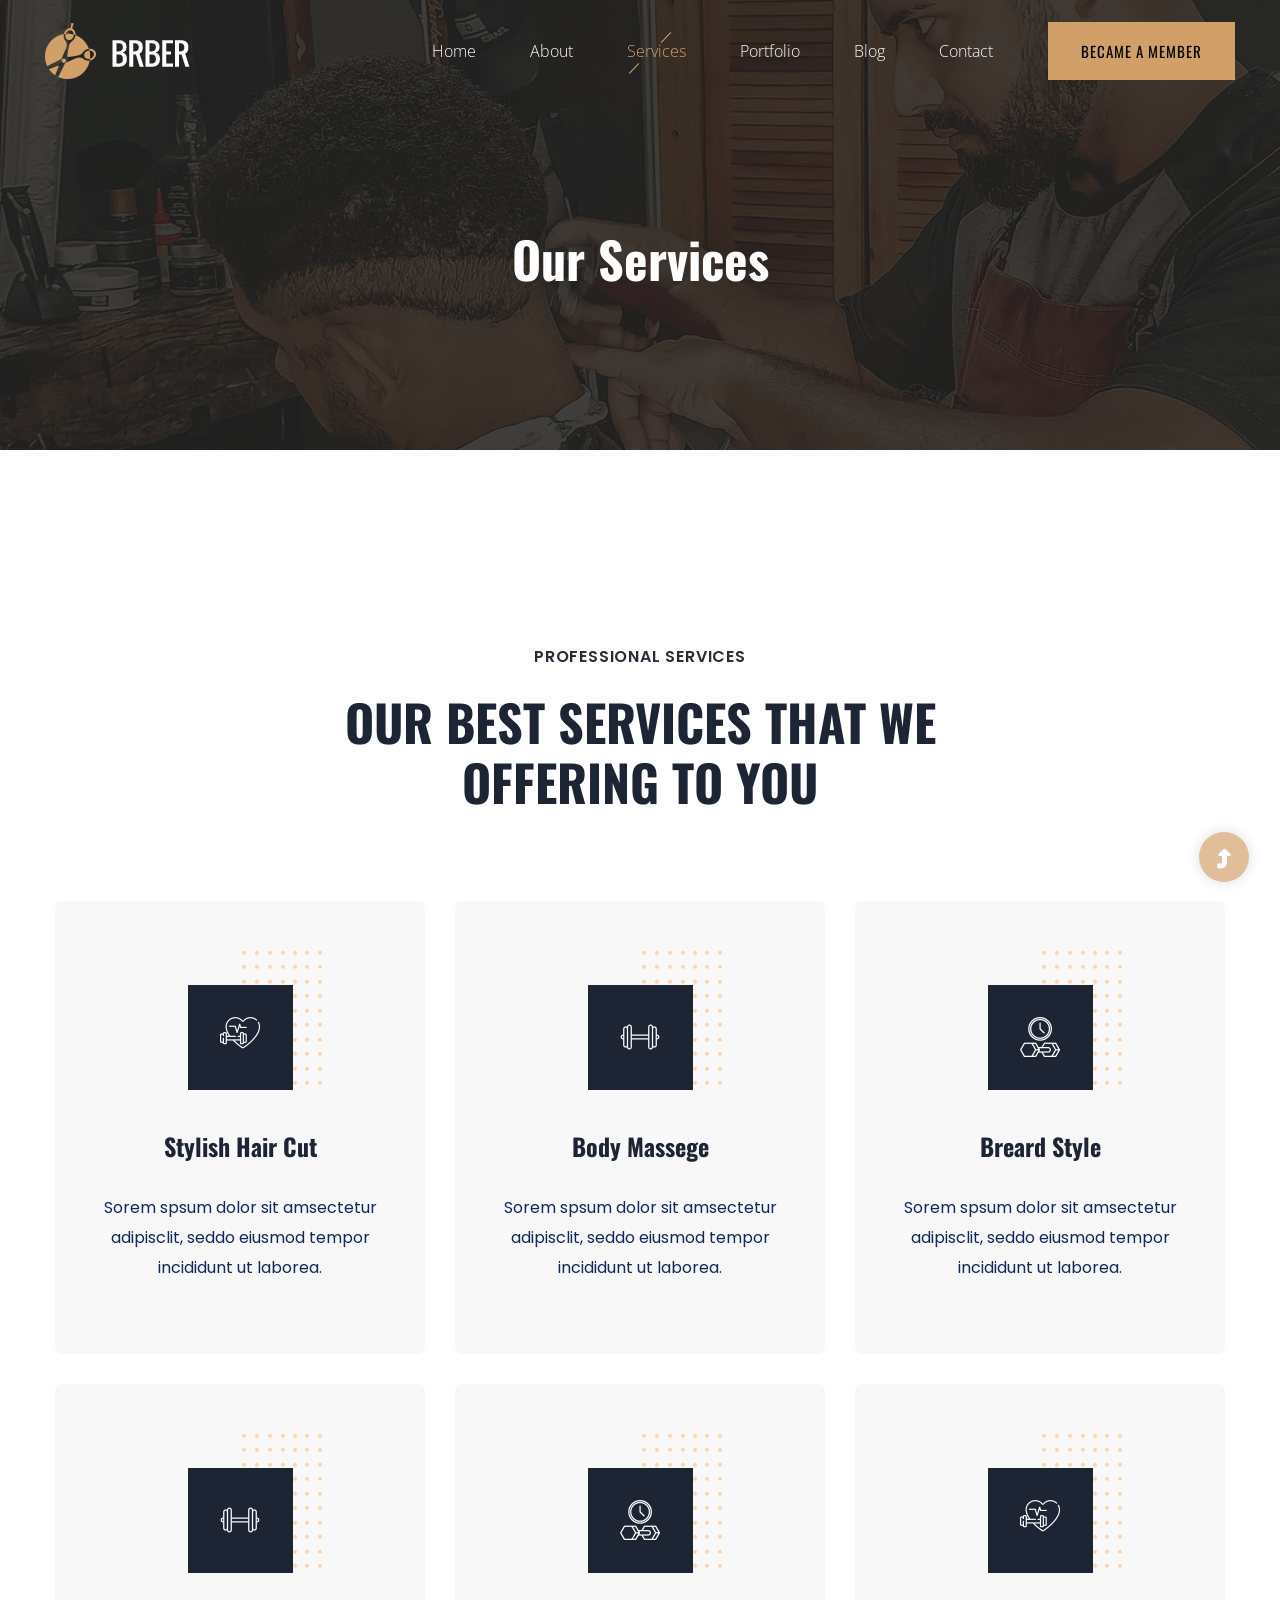
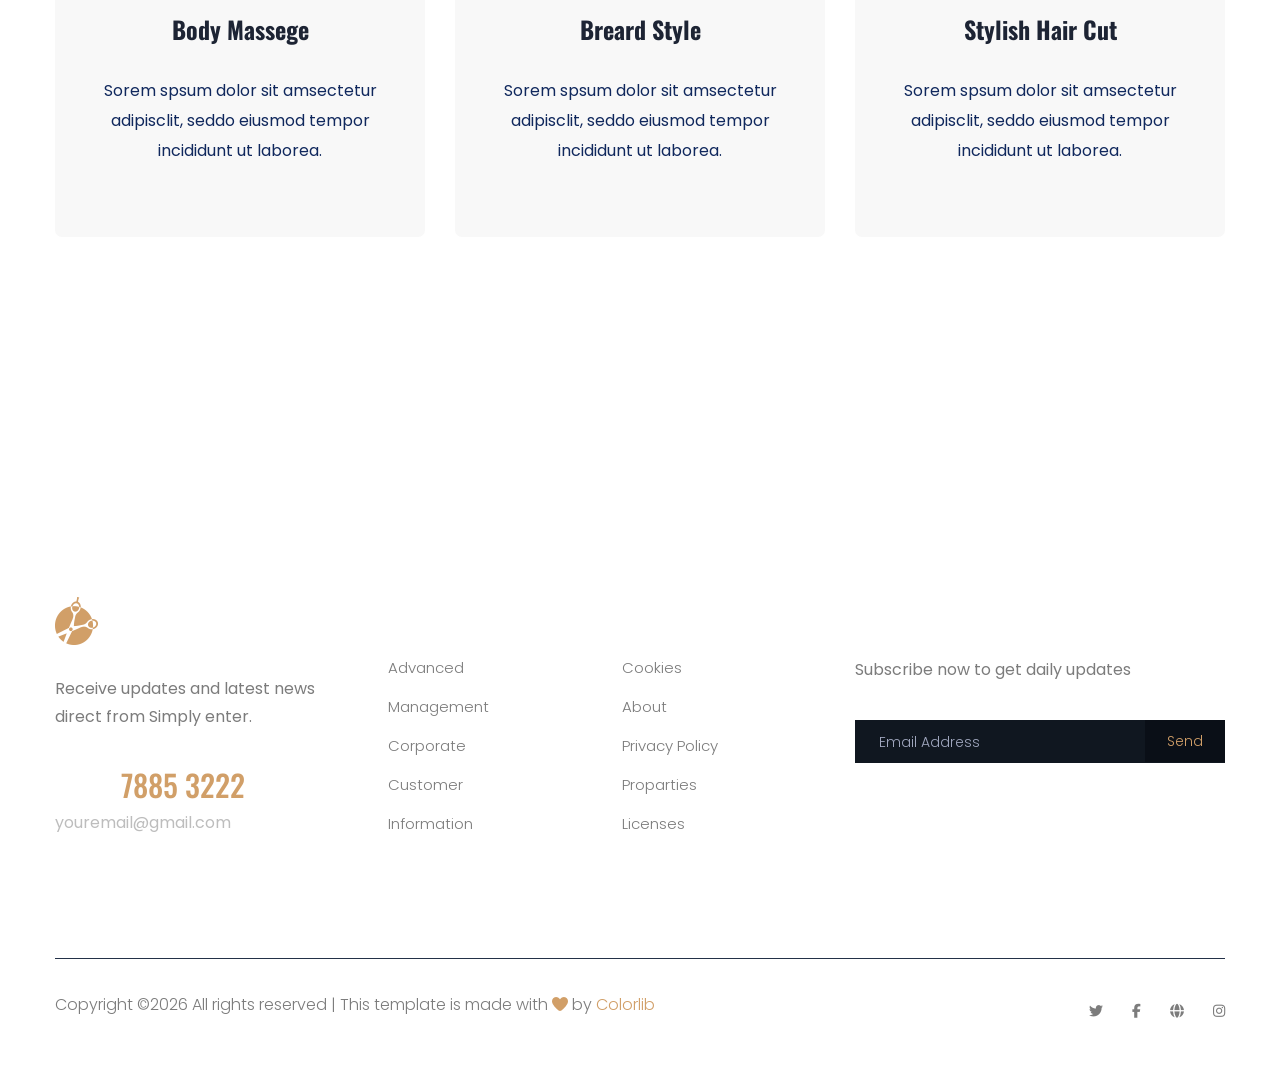
<file: services.html>
<!doctype html>
<html class="no-js" lang="zxx">
<head>
    <meta charset="utf-8">
    <meta http-equiv="x-ua-compatible" content="ie=edge">
    <title> Barber HTML-5 Template </title>
    <meta name="description" content="">
    <meta name="viewport" content="width=device-width, initial-scale=1">
    <link rel="manifest" href="site.webmanifest">
    <link rel="shortcut icon" type="image/x-icon" href="assets/img/favicon.ico">

	<!-- CSS here -->
	<link rel="stylesheet" href="assets/css/bootstrap.min.css">
	<link rel="stylesheet" href="assets/css/owl.carousel.min.css">
	<link rel="stylesheet" href="assets/css/slicknav.css">
    <link rel="stylesheet" href="assets/css/flaticon.css">
    <link rel="stylesheet" href="assets/css/gijgo.css">
    <link rel="stylesheet" href="assets/css/animate.min.css">
    <link rel="stylesheet" href="assets/css/animated-headline.css">
	<link rel="stylesheet" href="assets/css/magnific-popup.css">
	<link rel="stylesheet" href="assets/css/fontawesome-all.min.css">
	<link rel="stylesheet" href="assets/css/themify-icons.css">
	<link rel="stylesheet" href="assets/css/slick.css">
	<link rel="stylesheet" href="assets/css/nice-select.css">
	<link rel="stylesheet" href="assets/css/style.css">
</head>
<body>
    <!-- ? Preloader Start -->
    <div id="preloader-active">
        <div class="preloader d-flex align-items-center justify-content-center">
            <div class="preloader-inner position-relative">
                <div class="preloader-circle"></div>
                <div class="preloader-img pere-text">
                    <img src="assets/img/logo/loder.png" alt="">
                </div>
            </div>
        </div>
    </div>
    <!-- Preloader Start -->
    <header>
        <!--? Header Start -->
        <div class="header-area header-transparent">
            <div class="main-header header-sticky">
                <div class="container-fluid">
                    <div class="row align-items-center">
                        <!-- Logo -->
                        <div class="col-xl-2 col-lg-2 col-md-1">
                            <div class="logo">
                                <a href="index.html"><img src="assets/img/logo/logo.png" alt=""></a>
                            </div>
                        </div>
                        <div class="col-xl-10 col-lg-10 col-md-10">
                            <div class="menu-main d-flex align-items-center justify-content-end">
                                <!-- Main-menu -->
                                <div class="main-menu f-right d-none d-lg-block">
                                    <nav>
                                        <ul id="navigation">
                                            <li><a href="index.html">Home</a></li>
                                            <li><a href="about.html">About</a></li>
                                            <li class="active"><a href="services.html">Services</a></li>
                                            <li><a href="portfolio.html">Portfolio</a></li>
                                            <li><a href="blog.html">Blog</a>
                                                <ul class="submenu">
                                                    <li><a href="blog.html">Blog</a></li>
                                                    <li><a href="blog_details.html">Blog Details</a></li>
                                                    <li><a href="elements.html">Element</a></li>
                                                </ul>
                                            </li>
                                            <li><a href="contact.html">Contact</a></li>
                                        </ul>
                                    </nav>
                                </div>
                                <div class="header-right-btn f-right d-none d-lg-block ml-30">
                                    <a href="from.html" class="btn header-btn">became a member</a>
                                </div>
                            </div>
                        </div>   
                        <!-- Mobile Menu -->
                        <div class="col-12">
                            <div class="mobile_menu d-block d-lg-none"></div>
                        </div>
                    </div>
                </div>
            </div>
        </div>
        <!-- Header End -->
    </header>
    <main>
        <!--? Hero Start -->
        <div class="slider-area2">
            <div class="slider-height2 d-flex align-items-center">
                <div class="container">
                    <div class="row">
                        <div class="col-xl-12">
                            <div class="hero-cap hero-cap2 pt-70 text-center">
                                <h2>Our Services</h2>
                            </div>
                        </div>
                    </div>
                </div>
            </div>
        </div>
        <!-- Hero End -->
        <!--? Services Area Start -->
        <section class="service-area section-padding30">
            <div class="container">
                <!-- Section Tittle -->
                <div class="row d-flex justify-content-center">
                    <div class="col-xl-7 col-lg-8 col-md-11 col-sm-11">
                        <div class="section-tittle text-center mb-90">
                            <span>Professional Services</span>
                            <h2>Our Best services that  we offering to you</h2>
                        </div>
                    </div>
                </div>
                <!-- Section caption -->
                <div class="row">
                    <div class="col-xl-4 col-lg-4 col-md-6">
                        <div class="services-caption text-center mb-30">
                            <div class="service-icon">
                                <i class="flaticon-healthcare-and-medical"></i>
                            </div> 
                            <div class="service-cap">
                                <h4><a href="#">Stylish Hair Cut</a></h4>
                                <p>Sorem spsum dolor sit amsectetur adipisclit, seddo eiusmod tempor incididunt ut laborea.</p>
                            </div>
                        </div>
                    </div>
                    <div class="col-xl-4 col-lg-4 col-md-6">
                        <div class="services-caption active text-center mb-30">
                            <div class="service-icon">
                                <i class="flaticon-fitness"></i>
                            </div> 
                            <div class="service-cap">
                                <h4><a href="#">Body Massege</a></h4>
                                <p>Sorem spsum dolor sit amsectetur adipisclit, seddo eiusmod tempor incididunt ut laborea.</p>
                            </div>
                        </div>
                    </div> 
                    <div class="col-xl-4 col-lg-4 col-md-6">
                        <div class="services-caption text-center mb-30">
                            <div class="service-icon">
                                <i class="flaticon-clock"></i>
                            </div> 
                            <div class="service-cap">
                                <h4><a href="#">Breard Style</a></h4>
                                <p>Sorem spsum dolor sit amsectetur adipisclit, seddo eiusmod tempor incididunt ut laborea.</p>
                            </div>
                        </div>
                    </div>
                    <div class="col-xl-4 col-lg-4 col-md-6">
                        <div class="services-caption active text-center mb-30">
                            <div class="service-icon">
                                <i class="flaticon-fitness"></i>
                            </div> 
                            <div class="service-cap">
                                <h4><a href="#">Body Massege</a></h4>
                                <p>Sorem spsum dolor sit amsectetur adipisclit, seddo eiusmod tempor incididunt ut laborea.</p>
                            </div>
                        </div>
                    </div> 
                    <div class="col-xl-4 col-lg-4 col-md-6">
                        <div class="services-caption text-center mb-30">
                            <div class="service-icon">
                                <i class="flaticon-clock"></i>
                            </div> 
                            <div class="service-cap">
                                <h4><a href="#">Breard Style</a></h4>
                                <p>Sorem spsum dolor sit amsectetur adipisclit, seddo eiusmod tempor incididunt ut laborea.</p>
                            </div>
                        </div>
                    </div>
                    <div class="col-xl-4 col-lg-4 col-md-6">
                        <div class="services-caption text-center mb-30">
                            <div class="service-icon">
                                <i class="flaticon-healthcare-and-medical"></i>
                            </div> 
                            <div class="service-cap">
                                <h4><a href="#">Stylish Hair Cut</a></h4>
                                <p>Sorem spsum dolor sit amsectetur adipisclit, seddo eiusmod tempor incididunt ut laborea.</p>
                            </div>
                        </div>
                    </div>
                </div>
            </div>
        </section>
        <!-- Services Area End -->
    </main>
    <footer>
        <!--? Footer Start-->
        <div class="footer-area section-bg" data-background="assets/img/gallery/footer_bg.png">
            <div class="container">
                <div class="footer-top footer-padding">
                    <div class="row d-flex justify-content-between">
                        <div class="col-xl-3 col-lg-4 col-md-5 col-sm-8">
                            <div class="single-footer-caption mb-50">
                                <!-- logo -->
                                <div class="footer-logo">
                                    <a href="index.html"><img src="assets/img/logo/logo2_footer.png" alt=""></a>
                                </div>
                                <div class="footer-tittle">
                                    <div class="footer-pera">
                                        <p class="info1">Receive updates and latest news direct from Simply enter.</p>
                                    </div>
                                </div>
                                <div class="footer-number">
                                    <h4><span>+564 </span>7885 3222</h4>
                                    <p>youremail@gmail.com</p>
                                </div>
                            </div>
                        </div>
                        <div class="col-xl-2 col-lg-2 col-md-3 col-sm-5">
                            <div class="single-footer-caption mb-50">
                                <div class="footer-tittle">
                                    <h4>Location </h4>
                                    <ul>
                                        <li><a href="#">Advanced</a></li>
                                        <li><a href="#"> Management</a></li>
                                        <li><a href="#">Corporate</a></li>
                                        <li><a href="#">Customer</a></li>
                                        <li><a href="#">Information</a></li>
                                    </ul>
                                </div>
                            </div>
                        </div>
                        <div class="col-xl-2 col-lg-2 col-md-3 col-sm-5">
                            <div class="single-footer-caption mb-50">
                                <div class="footer-tittle">
                                    <h4>Explore</h4>
                                    <ul>
                                        <li><a href="#">Cookies</a></li>
                                        <li><a href="#">About</a></li>
                                        <li><a href="#">Privacy Policy</a></li>
                                        <li><a href="#">Proparties</a></li>
                                        <li><a href="#">Licenses</a></li>
                                    </ul>
                                </div>
                            </div>
                        </div>
                        <div class="col-xl-4 col-lg-4 col-md-6 col-sm-8">
                            <div class="single-footer-caption mb-50">
                                <div class="footer-tittle">
                                    <h4>Location</h4>
                                    <div class="footer-pera">
                                        <p class="info1">Subscribe now to get daily updates</p>
                                    </div>
                                </div>
                                <!-- Form -->
                                <div class="footer-form">
                                    <div id="mc_embed_signup">
                                        <form target="_blank" action="https://spondonit.us12.list-manage.com/subscribe/post?u=1462626880ade1ac87bd9c93a&amp;id=92a4423d01" method="get" class="subscribe_form relative mail_part" novalidate="true">
                                            <input type="email" name="EMAIL" id="newsletter-form-email" placeholder=" Email Address " class="placeholder hide-on-focus" onfocus="this.placeholder = ''" onblur="this.placeholder = 'Your email address'">
                                            <div class="form-icon">
                                                <button type="submit" name="submit" id="newsletter-submit" class="email_icon newsletter-submit button-contactForm">Send</button>
                                            </div>
                                            <div class="mt-10 info"></div>
                                        </form>
                                    </div>
                                </div>
                            </div>
                        </div>
                    </div>
                </div>
                <div class="footer-bottom">
                    <div class="row d-flex justify-content-between align-items-center">
                        <div class="col-xl-9 col-lg-8">
                            <div class="footer-copy-right">
                                <p><!-- Link back to Colorlib can't be removed. Template is licensed under CC BY 3.0. -->
  Copyright &copy;<script>document.write(new Date().getFullYear());</script> All rights reserved | This template is made with <i class="fa fa-heart" aria-hidden="true"></i> by <a href="https://colorlib.com" target="_blank">Colorlib</a>
  <!-- Link back to Colorlib can't be removed. Template is licensed under CC BY 3.0. --></p>
                            </div>
                        </div>
                        <div class="col-xl-3 col-lg-4">
                            <!-- Footer Social -->
                            <div class="footer-social f-right">
                                <a href="#"><i class="fab fa-twitter"></i></a>
                                <a href="https://www.facebook.com/sai4ull"><i class="fab fa-facebook-f"></i></a>
                                <a href="#"><i class="fas fa-globe"></i></a>
                                <a href="#"><i class="fab fa-instagram"></i></a>
                            </div>
                        </div>
                    </div>
                </div>
            </div>
        </div>
        <!-- Footer End-->
    </footer>
    <!-- Scroll Up -->
    <div id="back-top" >
        <a title="Go to Top" href="#"> <i class="fas fa-level-up-alt"></i></a>
    </div>

    <!-- JS here -->

    <script src="./assets/js/vendor/modernizr-3.5.0.min.js"></script>
    <!-- Jquery, Popper, Bootstrap -->
    <script src="./assets/js/vendor/jquery-1.12.4.min.js"></script>
    <script src="./assets/js/popper.min.js"></script>
    <script src="./assets/js/bootstrap.min.js"></script>
    <!-- Jquery Mobile Menu -->
    <script src="./assets/js/jquery.slicknav.min.js"></script>

    <!-- Jquery Slick , Owl-Carousel Plugins -->
    <script src="./assets/js/owl.carousel.min.js"></script>
    <script src="./assets/js/slick.min.js"></script>
    <!-- One Page, Animated-HeadLin -->
    <script src="./assets/js/wow.min.js"></script>
    <script src="./assets/js/animated.headline.js"></script>
    <script src="./assets/js/jquery.magnific-popup.js"></script>

    <!-- Date Picker -->
    <script src="./assets/js/gijgo.min.js"></script>
    <!-- Nice-select, sticky -->
    <script src="./assets/js/jquery.nice-select.min.js"></script>
    <script src="./assets/js/jquery.sticky.js"></script>
    
    <!-- counter , waypoint,Hover Direction -->
    <script src="./assets/js/jquery.counterup.min.js"></script>
    <script src="./assets/js/waypoints.min.js"></script>
    <script src="./assets/js/jquery.countdown.min.js"></script>
    <script src="./assets/js/hover-direction-snake.min.js"></script>

    <!-- contact js -->
    <script src="./assets/js/contact.js"></script>
    <script src="./assets/js/jquery.form.js"></script>
    <script src="./assets/js/jquery.validate.min.js"></script>
    <script src="./assets/js/mail-script.js"></script>
    <script src="./assets/js/jquery.ajaxchimp.min.js"></script>
    
    <!-- Jquery Plugins, main Jquery -->	
    <script src="./assets/js/plugins.js"></script>
    <script src="./assets/js/main.js"></script>
    
    </body>
</html>
</file>
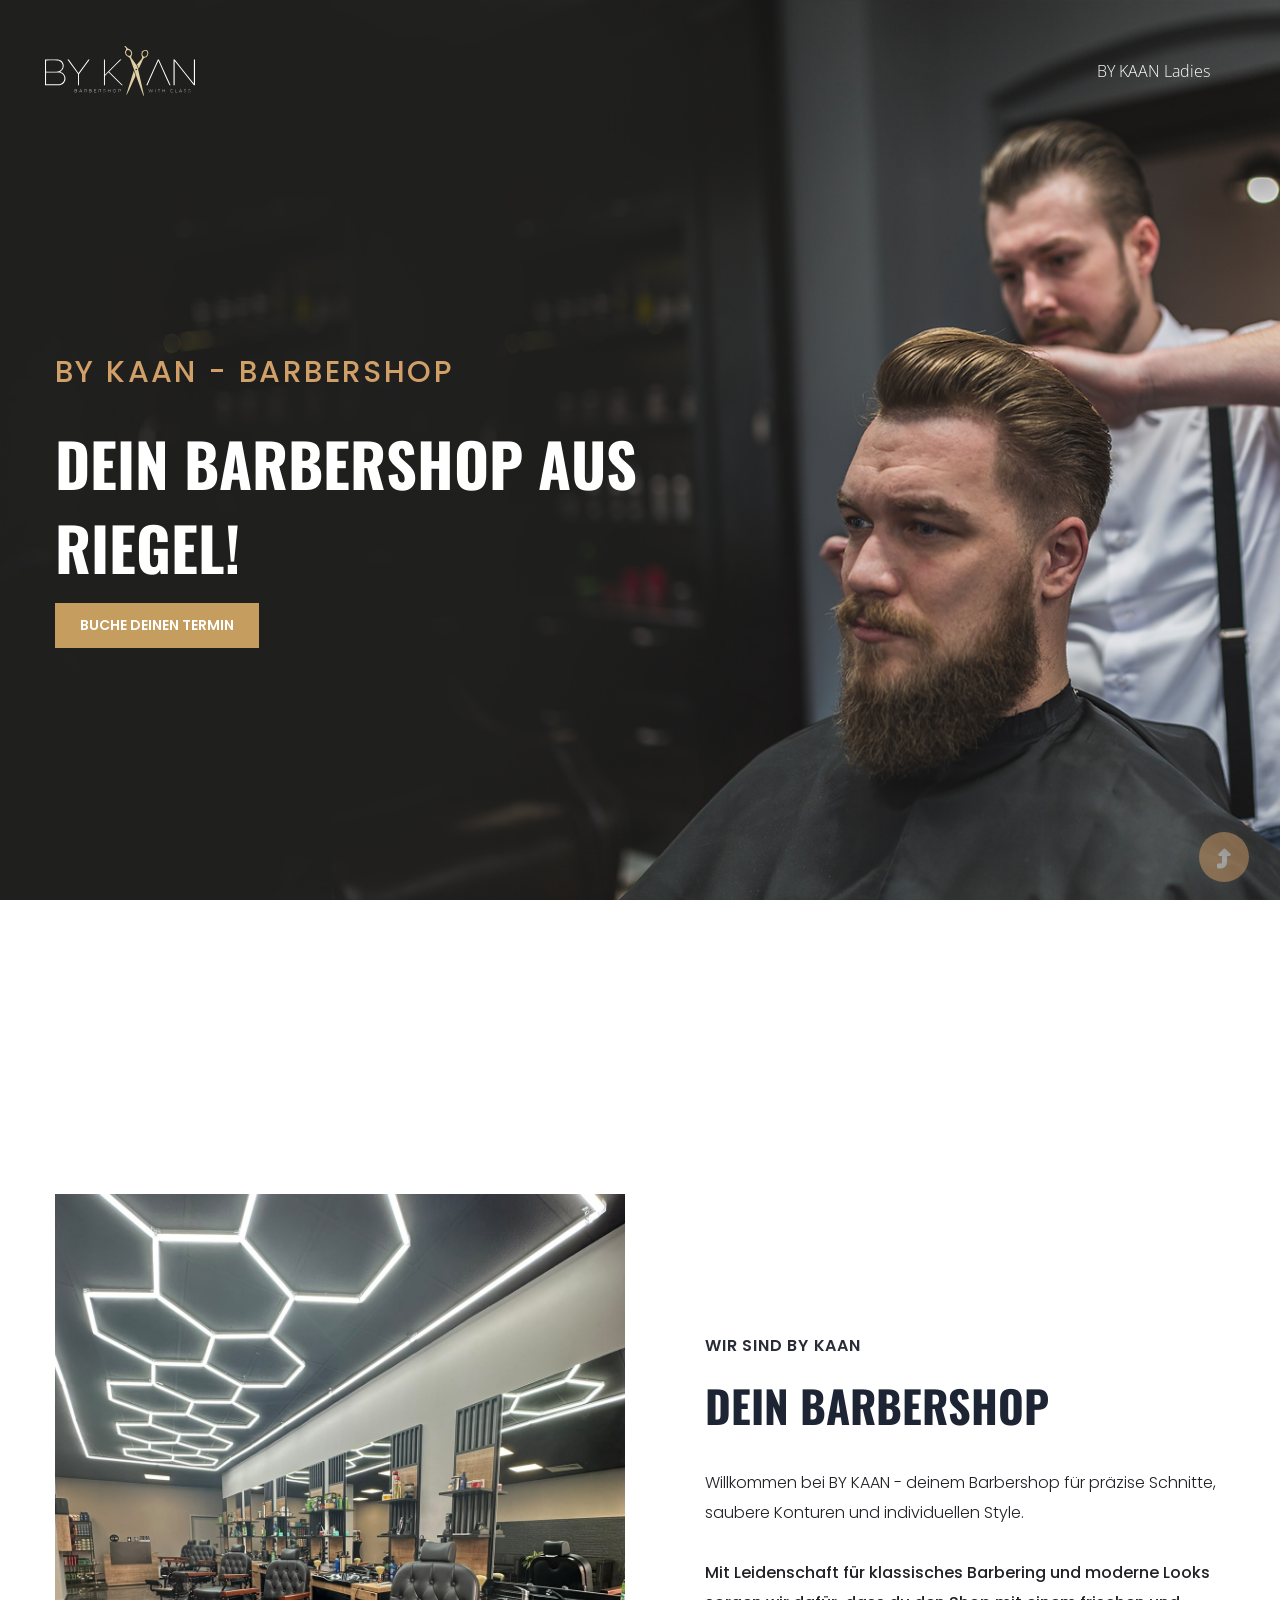
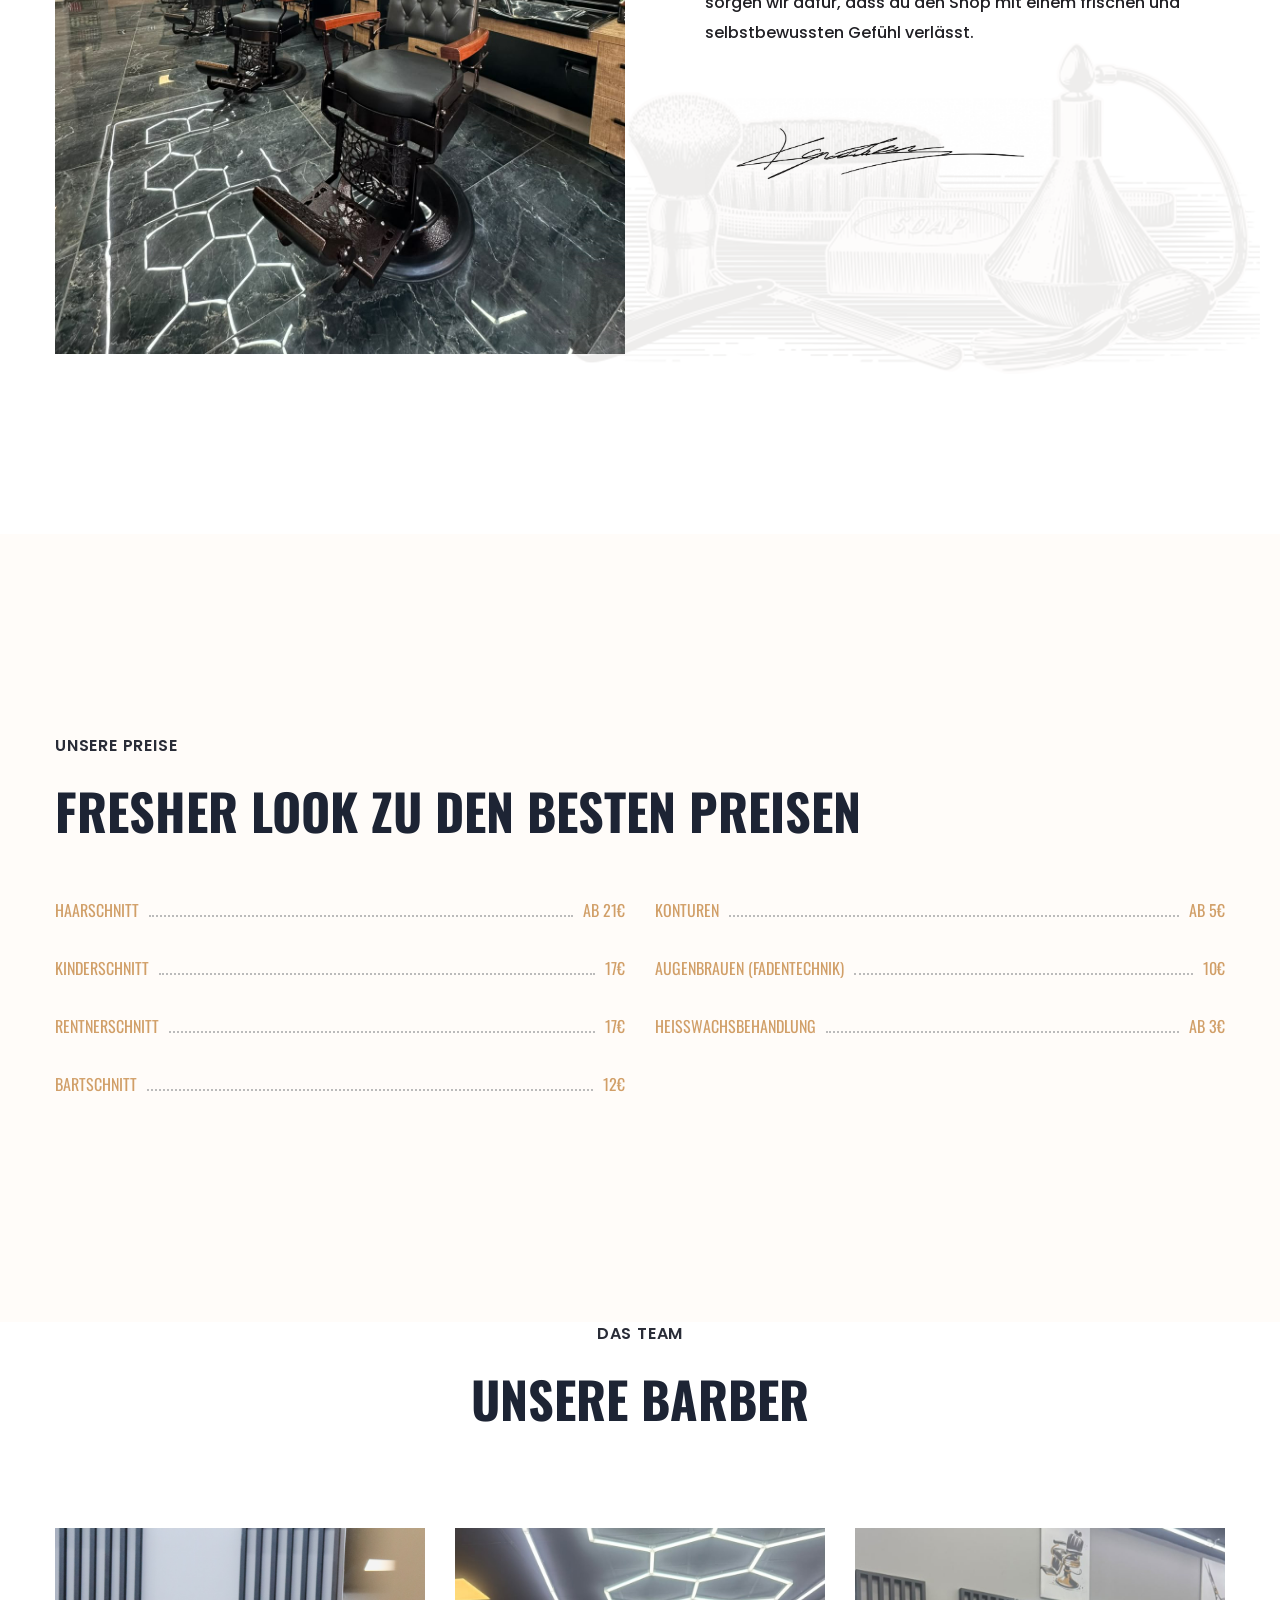
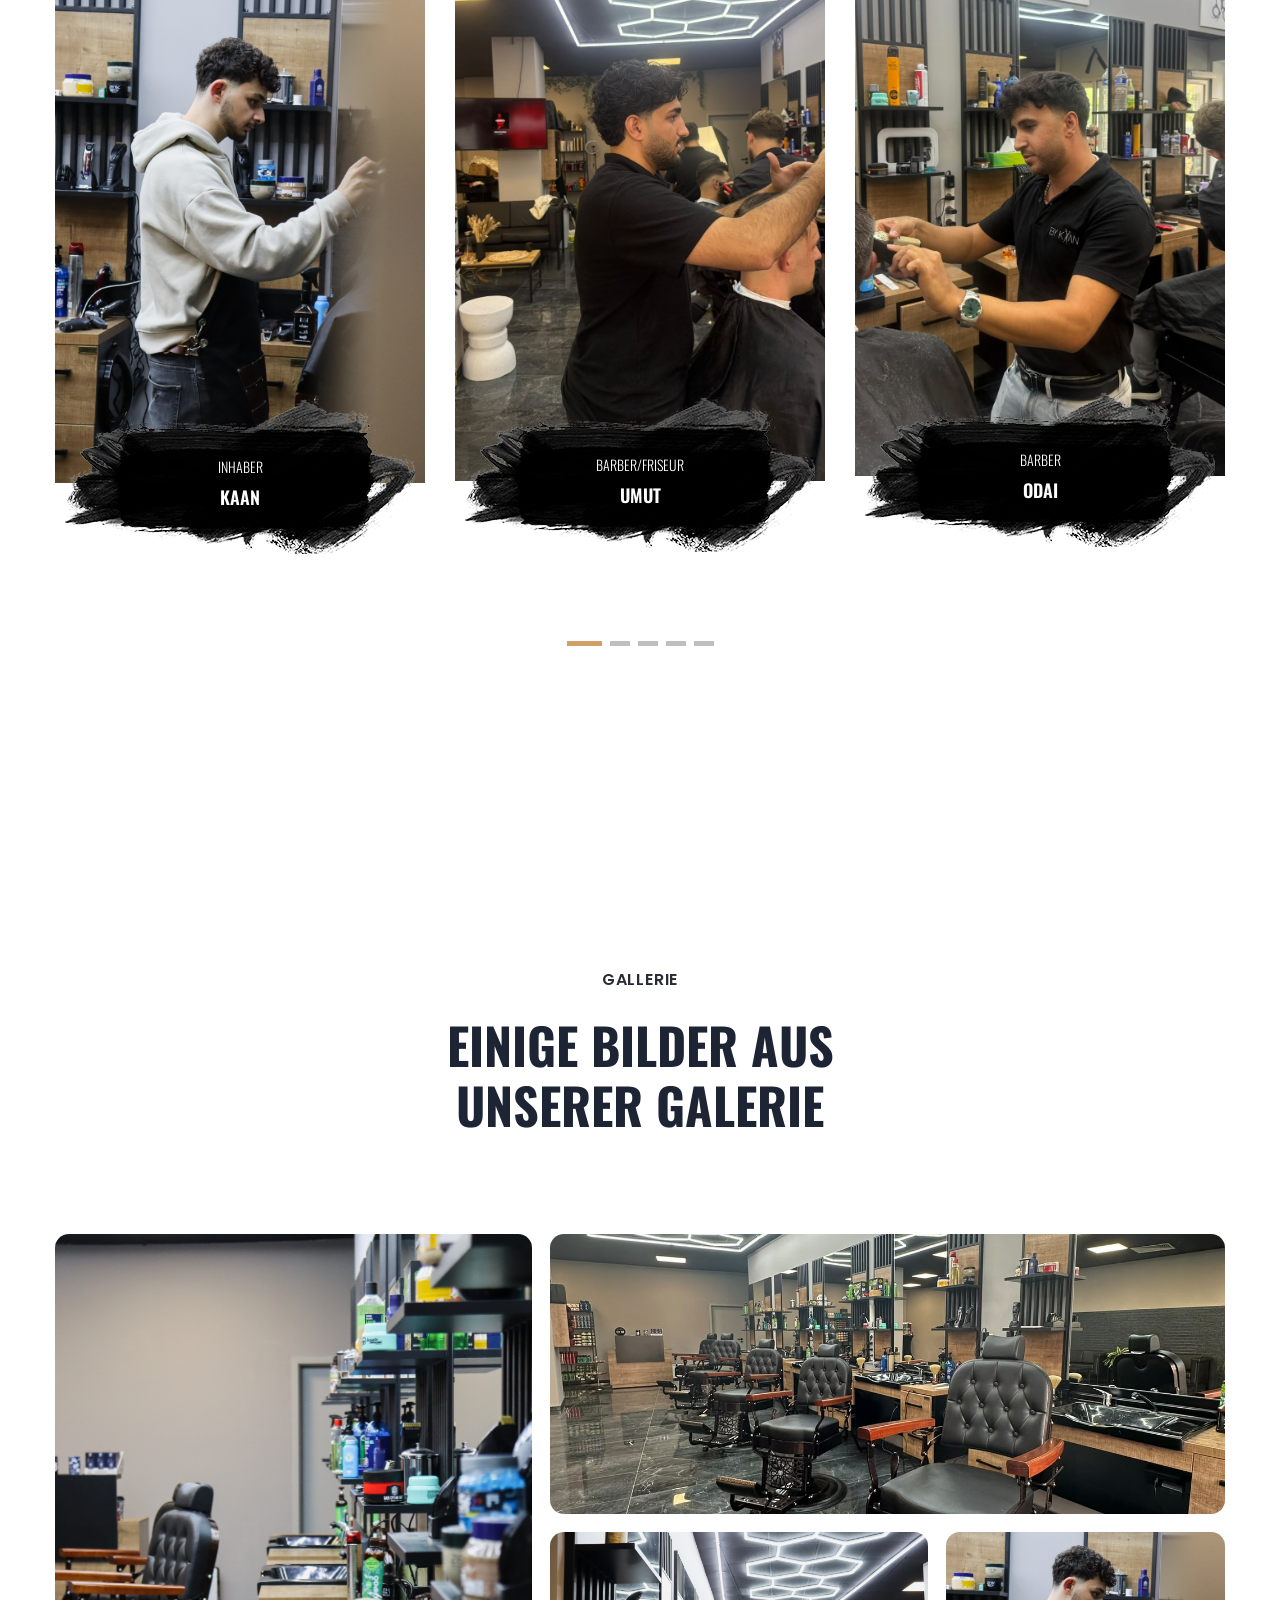
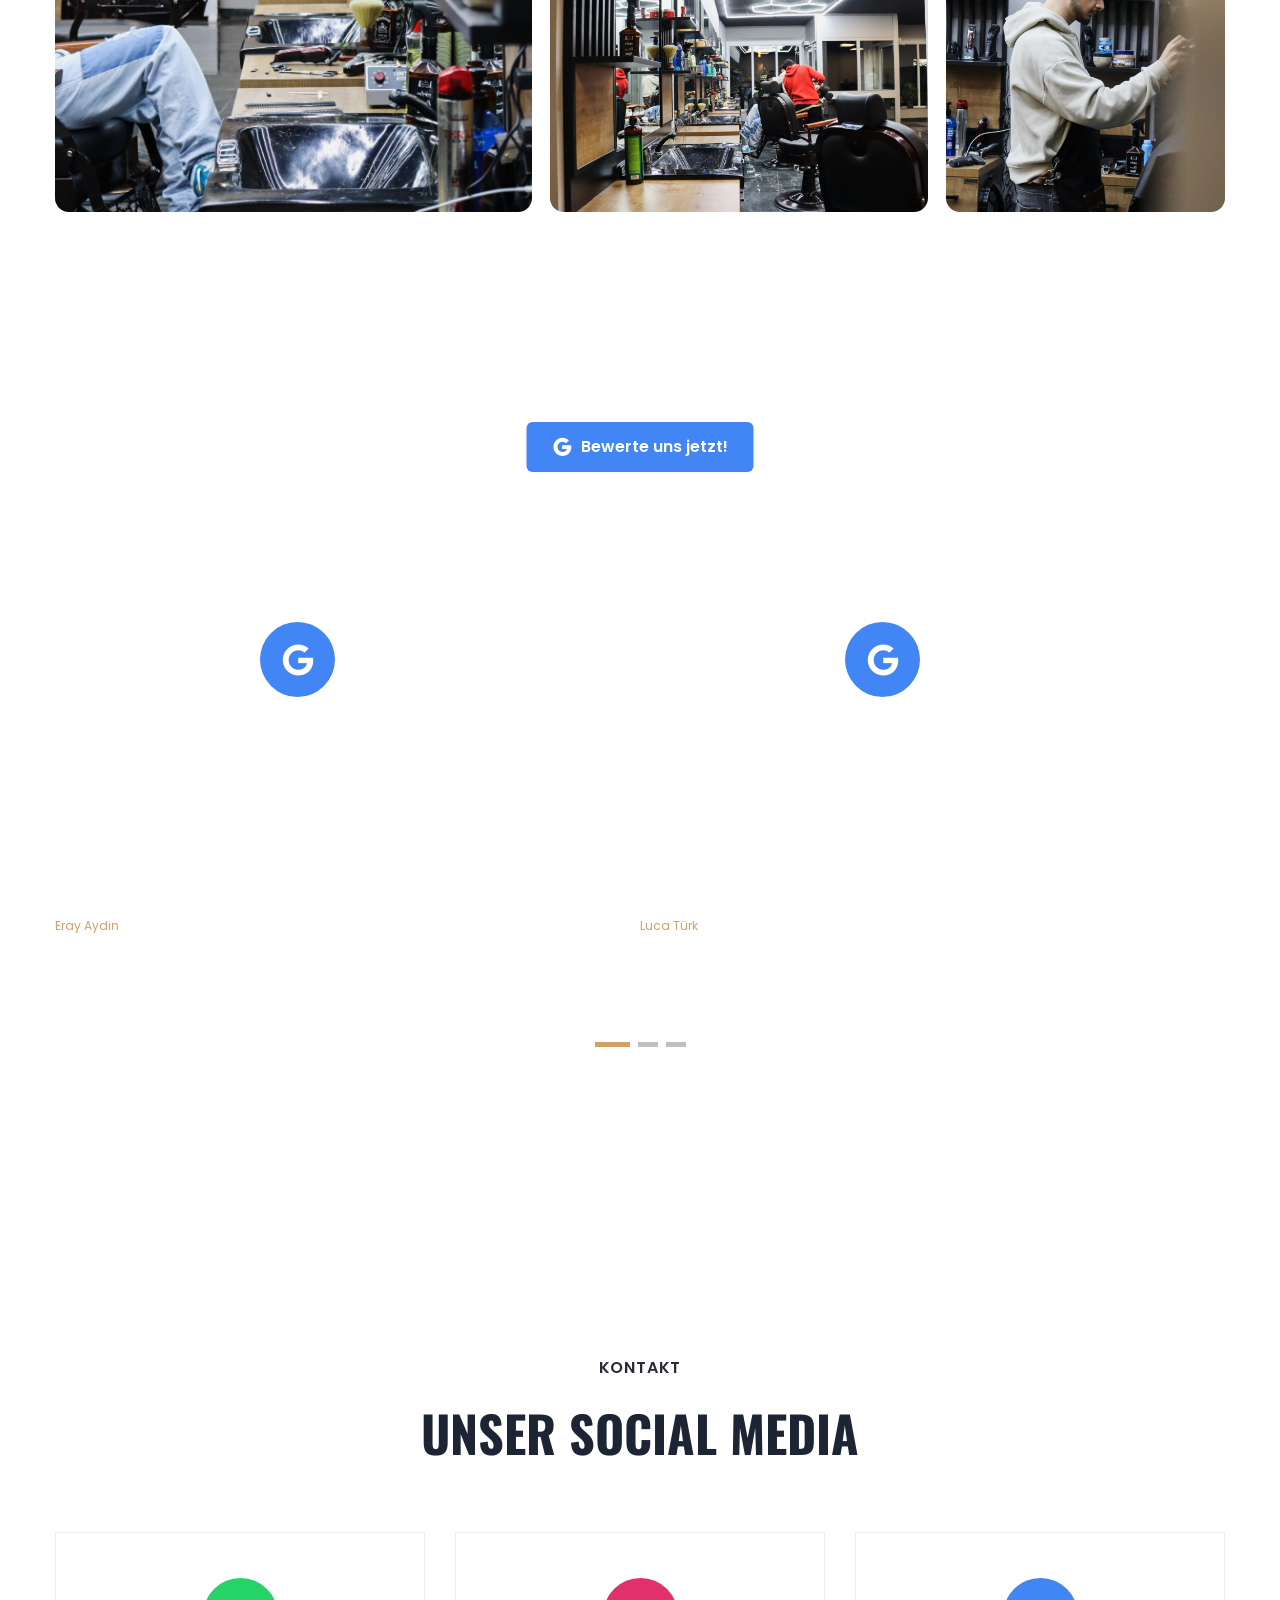
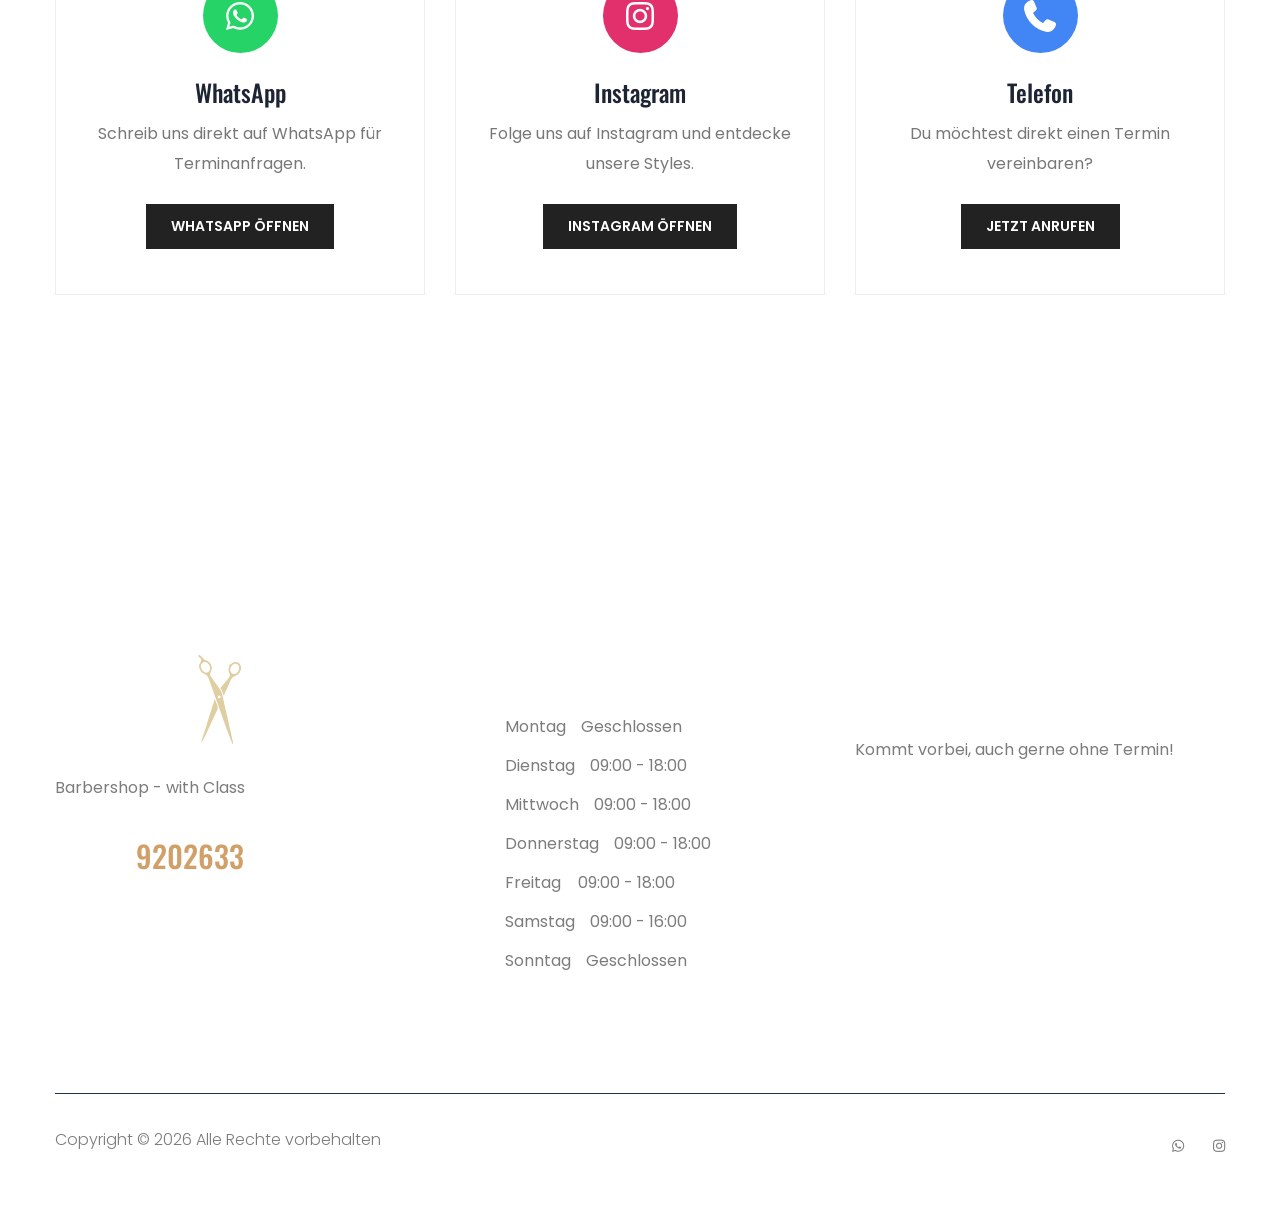
<file: public/barbershop.html>
<!doctype html>
<html class="no-js" lang="zxx">

<head>
    <meta charset="utf-8">
    <meta http-equiv="x-ua-compatible" content="ie=edge">
    <title> BY KAAN </title>
    <meta name="description" content="">
    <meta name="viewport" content="width=device-width, initial-scale=1">
    <link rel="manifest" href="site.webmanifest">
    <link rel="shortcut icon" type="image/x-icon" href="assets/img/2023-08-06_ByKaan_Logo_PNG_blackBG.png">

    <!-- CSS here -->
    <link rel="stylesheet" href="assets/css/bootstrap.min.css">
    <link rel="stylesheet" href="assets/css/owl.carousel.min.css">
    <link rel="stylesheet" href="assets/css/slicknav.css">
    <link rel="stylesheet" href="assets/css/flaticon.css">
    <link rel="stylesheet" href="assets/css/gijgo.css">
    <link rel="stylesheet" href="assets/css/animate.min.css">
    <link rel="stylesheet" href="assets/css/animated-headline.css">
    <link rel="stylesheet" href="assets/css/magnific-popup.css">
    <link rel="stylesheet" href="assets/css/fontawesome-all.min.css">
    <link rel="stylesheet" href="assets/css/themify-icons.css">
    <link rel="stylesheet" href="assets/css/slick.css">
    <link rel="stylesheet" href="assets/css/nice-select.css">
    <link rel="stylesheet" href="assets/css/style.css">
</head>

<body>
    <!-- ? Preloader Start -->
    <div id="preloader-active">
        <div class="preloader d-flex align-items-center justify-content-center">
            <div class="preloader-inner position-relative">
                <div class="preloader-circle"></div>
                <div class="preloader-img pere-text">
                    <img src="assets/img/logo/loder.png" alt="">
                </div>
            </div>
        </div>
    </div>
    <!-- Preloader Start -->
    <header>
        <!--? Header Start -->
        <div class="header-area header-transparent pt-20">
            <div class="main-header header-sticky">
                <div class="container-fluid">
                    <div class="row align-items-center">
                        <!-- Logo -->
                        <div class="col-xl-2 col-lg-2 col-md-1">
                            <div class="logo">
                                <a href="barbershop.html"><img src="assets/img/logo/2023-08-06_ByKaan_Logo_SVG.svg"
                                        style="width: 150px;" alt=""></a>
                            </div>
                        </div>
                        <div class="col-xl-10 col-lg-10 col-md-10">
                            <div class="menu-main d-flex align-items-center justify-content-end">
                                <!-- Main-menu -->
                                <div class="main-menu f-right d-none d-lg-block">
                                    <nav>
                                        <ul id="navigation">
                                            <li><a href="hairsalon.html">BY KAAN Ladies</a></li>
                                            <!--<li class="active"><a href="index.html">Barbershop</a></li>
                                            <li><a href="ladies.html">Ladies</a></li>
                                            <li><a href="about.html">About</a></li>
                                            <li><a href="services.html">Services</a></li>
                                            <li><a href="portfolio.html">Portfolio</a></li>
                                            <li><a href="blog.html">Blog</a>
                                                <ul class="submenu">
                                                    <li><a href="blog.html">Blog</a></li>
                                                    <li><a href="blog_details.html">Blog Details</a></li>
                                                    <li><a href="elements.html">Element</a></li>
                                                </ul>
                                            </li>
                                            <li><a href="contact.html">Contact</a></li>-->
                                        </ul>
                                    </nav>
                                </div>
                            </div>
                        </div>
                        <!-- Mobile Menu -->
                        <div class="col-12">
                            <div class="mobile_menu d-block d-lg-none"></div>
                        </div>
                    </div>
                </div>
            </div>
        </div>
        <!-- Header End -->
    </header>
    <main>
        <!--? slider Area Start-->
        <div class="slider-area position-relative fix">
            <div class="slider-active">
                <!-- Single Slider -->
                <div class="single-slider slider-height d-flex align-items-center">
                    <div class="container">
                        <div class="row">
                            <div class="col-xl-8 col-lg-9 col-md-11 col-sm-10">
                                <div class="hero__caption">
                                    <span data-animation="fadeInUp" data-delay="0.2s">BY KAAN - Barbershop</span>
                                    <h1 data-animation="fadeInUp" data-delay="0.5s">Dein Barbershop aus Riegel!</h1>
                                    <a href="https://salonkee.de/salon/by-kaan-hairstudio-barber/widget/service?lang=de"
                                        data-delay="0.5s" target="_blank" class="social-btn-inverted">
                                        BUCHE DEINEN TERMIN
                                    </a>
                                </div>
                            </div>
                        </div>
                    </div>
                </div>
            </div>
        </div>
        <!-- slider Area End-->
        <!--? About Area Start -->
        <section class="about-area section-padding30 position-relative">
            <div class="container">
                <div class="row align-items-center">
                    <div class="col-lg-6 col-md-11">
                        <!-- about-img -->
                        <div class="about-img ">
                            <img src="assets/img/gallery/bykaan-barbershop.jpeg" style="height: 30%;" alt="">
                        </div>
                    </div>
                    <div class="col-lg-6 col-md-12">
                        <div class="about-caption">
                            <!-- Section Tittle -->
                            <div class="section-tittle section-tittle3 mb-35">
                                <span>Wir sind BY KAAN</span>
                                <h2>Dein Barbershop</h2>
                            </div>
                            <p class="mb-30 pera-bottom">Willkommen bei BY KAAN - deinem Barbershop für präzise
                                Schnitte, saubere Konturen und individuellen Style.</p>
                            <p class="pera-top mb-50">Mit Leidenschaft für klassisches Barbering und moderne Looks
                                sorgen wir dafür, dass du
                                den Shop mit einem frischen und selbstbewussten Gefühl verlässt.</p>
                            <img src="assets/img/gallery/bykaan-signature.jpeg" style="width: 350px;" alt="">
                        </div>
                    </div>
                </div>
            </div>
            <!-- About Shape -->
            <div class="about-shape">
                <img src="assets/img/gallery/about-shape.png" alt="">
            </div>
        </section>
        <!-- About-2 Area End -->
        <!--? Services Area Start -->
        <!--
    <section class="service-area pb-170">
            <div class="container">
                <div class="row d-flex justify-content-center">
                    <div class="col-xl-7 col-lg-8 col-md-11 col-sm-11">
                        <div class="section-tittle text-center mb-90">
                            <span>Professional Services</span>
                            <h2>Our Best services that we offering to you</h2>
                        </div>
                    </div>
                </div>
                <div class="row">
                    <div class="col-xl-4 col-lg-4 col-md-6">
                        <div class="services-caption text-center mb-30">
                            <div class="service-icon">
                                <i class="flaticon-healthcare-and-medical"></i>
                            </div>
                            <div class="service-cap">
                                <h4><a href="#">Stylish Hair Cut</a></h4>
                                <p>Sorem spsum dolor sit amsectetur adipisclit, seddo eiusmod tempor incididunt ut
                                    laborea.</p>
                            </div>
                        </div>
                    </div>
                    <div class="col-xl-4 col-lg-4 col-md-6">
                        <div class="services-caption active text-center mb-30">
                            <div class="service-icon">
                                <i class="flaticon-fitness"></i>
                            </div>
                            <div class="service-cap">
                                <h4><a href="#">Body Massege</a></h4>
                                <p>Sorem spsum dolor sit amsectetur adipisclit, seddo eiusmod tempor incididunt ut
                                    laborea.</p>
                            </div>
                        </div>
                    </div>
                    <div class="col-xl-4 col-lg-4 col-md-6">
                        <div class="services-caption text-center mb-30">
                            <div class="service-icon">
                                <i class="flaticon-clock"></i>
                            </div>
                            <div class="service-cap">
                                <h4><a href="#">Breard Style</a></h4>
                                <p>Sorem spsum dolor sit amsectetur adipisclit, seddo eiusmod tempor incididunt ut
                                    laborea.</p>
                            </div>
                        </div>
                    </div>
                </div>
            </div>
        </section>
    -->

        <!-- Best Pricing Area Start -->
        <div class="best-pricing section-padding2 position-relative">
            <div class="container">
                <div class="row justify-content-end">
                    <div class="col-xl-12 col-lg-7">
                        <div class="section-tittle mb-50">
                            <span>Unsere Preise</span>
                            <h2>Fresher Look zu den besten Preisen<br></h2>
                        </div>
                        <!-- Pricing  -->
                        <div class="row">
                            <div class="col-lg-6 col-md-6 col-sm-6">
                                <div class="pricing-list">
                                    <ul>
                                        <li>
                                            <span class="service-name">Haarschnitt</span>
                                            <span class="price">ab 21€</span>
                                        </li>
                                        <li>
                                            <span class="service-name">Kinderschnitt</span>
                                            <span class="price">17€</span>
                                        </li>
                                        <li>
                                            <span class="service-name">Rentnerschnitt</span>
                                            <span class="price">17€</span>
                                        </li>
                                        <li>
                                            <span class="service-name">Bartschnitt</span>
                                            <span class="price">12€</span>
                                        </li>
                                    </ul>
                                </div>
                            </div>
                            <div class="col-lg-6 col-md-6 col-sm-6">

                                <div class="pricing-list">
                                    <ul>
                                        <li>
                                            <span class="service-name">Konturen</span>
                                            <span class="price">ab 5€</span>
                                        </li>
                                        <li>
                                            <span class="service-name">Augenbrauen (Fadentechnik)</span>
                                            <span class="price">10€</span>
                                        </li>
                                        <li>
                                            <span class="service-name">Heißwachsbehandlung</span>
                                            <span class="price">ab 3€</span>
                                        </li>
                                    </ul>
                                </div>
                            </div>
                            </div>
                        </div>
                    </div>
                </div>
            </div>
        </div>
        <!-- Services Area End -->
        <!--? Team Start -->
        <div class="team-area pb-180">
            <div class="container">
                <!-- Section Tittle -->
                <div class="row justify-content-center">
                    <div class="col-xl-8 col-lg-8 col-md-11 col-sm-11">
                        <div class="section-tittle text-center mb-100">
                            <span>Das Team</span>
                            <h2>Unsere Barber</h2>
                        </div>
                    </div>
                </div>
                <div class="row team-active dot-style">
                    <!-- single Tem -->
                    <div class="col-xl-4 col-lg-4 col-md-6 col-sm-">
                        <div class="single-team mb-80 text-center">
                            <div class="team-img">
                                <img src="assets/img/gallery/IMG_5618.jpg" alt="">
                            </div>
                            <div class="team-caption">
                                <span>Inhaber</span>
                                <h3><a href="https://instagram.com/bykaan_riegel">Kaan</a></h3>
                            </div>
                        </div>
                    </div>
                    <div class="col-xl-4 col-lg-4 col-md-6 col-sm-">
                        <div class="single-team mb-80 text-center">
                            <div class="team-img">
                                <img src="assets/img/gallery/barber-umut.jpeg" alt="">
                            </div>
                            <div class="team-caption">
                                <span>Barber/Friseur</span>
                                <h3><a href="https://instagram.com/bykaan_riegel">Umut</a></h3>
                            </div>
                        </div>
                    </div>
                    <div class="col-xl-4 col-lg-4 col-md-6 col-sm-">
                        <div class="single-team mb-80 text-center">
                            <div class="team-img">
                                <img src="assets/img/gallery/barber-oday.jpeg" alt="">
                            </div>
                            <div class="team-caption">
                                <span>Barber</span>
                                <h3><a href="https://instagram.com/bykaan_riegel">Odai</a></h3>
                            </div>
                        </div>
                    </div>
                    <div class="col-xl-4 col-lg-4 col-md-6 col-sm-">
                        <div class="single-team mb-80 text-center">
                            <div class="team-img">
                                <img src="assets/img/gallery/barber-hatim.jpeg" alt="">
                            </div>
                            <div class="team-caption">
                                <span>Barber</span>
                                <h3><a href="https://instagram.com/bykaan_riegel">Hatim</a></h3>
                            </div>
                        </div>
                    </div>
                    <div class="col-xl-4 col-lg-4 col-md-6 col-sm-">
                        <div class="single-team mb-80 text-center">
                            <div class="team-img">
                                <img src="assets/img/gallery/barber-nezir.jpeg" alt="">
                            </div>
                            <div class="team-caption">
                                <span>Barber</span>
                                <h3><a href="https://instagram.com/bykaan_riegel">Nezir</a></h3>
                            </div>
                        </div>
                    </div>
                </div>
            </div>
        </div>
        <!-- Team End -->

        <!-- Best Pricing Area End -->
        <!--? Gallery Area Start -->
        <div class="gallery-area section-padding30">
            <div class="container">
                <!-- Section Tittle -->
                <div class="row justify-content-center">
                    <div class="col-xl-6 col-lg-7 col-md-9 col-sm-10">
                        <div class="section-tittle text-center mb-100">
                            <span>Gallerie</span>
                            <h2>Einige Bilder aus unserer Galerie</h2>
                        </div>
                    </div>
                </div>
                <div class="modern-gallery"> <a href="assets/img/gallery/IMG_5593.jpg"
                        class="gallery-item gallery-item-large"> <img src="assets/img/gallery/IMG_5593.jpg"
                            alt="Frisur aus unserer Galerie" loading="lazy">
                        <div class="gallery-overlay"> <span>+</span> </div>
                    </a> <a href="assets/img/gallery/bykaan-barbershop.jpeg" class="gallery-item"> <img
                            src="assets/img/gallery/bykaan-barbershop.jpeg" alt="Frisur aus unserer Galerie"
                            loading="lazy">
                        <div class="gallery-overlay"> <span>+</span> </div>
                    </a> <a href="assets/img/gallery/IMG_5577.jpg" class="gallery-item"> <img
                            src="assets/img/gallery/IMG_5577.jpg" alt="Frisur aus unserer Galerie" loading="lazy">
                        <div class="gallery-overlay"> <span>+</span> </div>
                    </a> <a href="assets/img/gallery/IMG_5618.jpg" class="gallery-item"> <img
                            src="assets/img/gallery/IMG_5618.jpg" alt="Frisur aus unserer Galerie" loading="lazy">
                        <div class="gallery-overlay"> <span>+</span> </div>
                    </a>
                </div>
            </div>
        </div>
        <!-- Gallery Area End -->
        <!-- Cut Details Start -->
        <div class="cut-details section-bg section-padding2" data-background="assets/img/gallery/section_bg02.png">
            <div style="margin-bottom: 30px;">
                <a href="https://g.page/r/CRGKsidO0uT9EAE/review" target="_blank" class="social-btn-rez">
                    <i class="fab fa-google"></i>
                    Bewerte uns jetzt!
                </a>
            </div>
            <div class="container">
                <div class="cut-active dot-style">
                    <div class="single-cut">
                        <div class="social-icon google">
                            <i class="fab fa-google"></i>
                        </div>
                        <div class="cut-descriptions">
                            <p>Ich war inzwischen schon ziemlich oft dort, und jedes Mal übertreffen sie meine
                                Erwartungen. Man kann jedem einzelnen Friseur im Salon voll und ganz vertrauen. Sie
                                leisten fantastische Arbeit!</p>
                            <span>Eray Aydin</span>
                        </div>
                    </div>
                    <div class="single-cut">
                        <div class="social-icon google">
                            <i class="fab fa-google"></i>
                        </div>
                        <div class="cut-descriptions">
                            <p>Alles top! Der Friseur hat sich viel Zeit genommen, um meine Wünsche zu verstehen, und
                                das Ergebnis war perfekt. Freundlicher Service, tolle Atmosphäre und professionelle
                                Arbeit - ich komme gerne wieder!”</p>
                            <span>Luca Türk</span>
                        </div>
                    </div>
                    <div class="single-cut">
                        <div class="social-icon google">
                            <i class="fab fa-google"></i>
                        </div>
                        <div class="cut-descriptions">
                            <p>Stabiler Barbershop! Der Service ist top, der Schnitt sitzt perfekt und das Team ist
                                freundlich und arbeitet schnell. Das Preis-Leistungs-Verhältnis stimmt zu 100%. Absolut
                                empfehlenswert - komme gerne wieder!</p>
                            <span>Björn Neuwald</span>
                        </div>
                    </div>
                </div>
            </div>
        </div>
        <!-- Cut Details End -->
        <!--? Blog Area Start -->
        <section class="home-blog-area section-padding30">
            <div class="container">

                <!-- Section Title -->
                <div class="row justify-content-center">
                    <div class="col-xl-6 col-lg-7 col-md-10 col-sm-10">
                        <div class="section-tittle text-center mb-70">
                            <span>Kontakt</span>
                            <h2>Unser Social Media</h2>
                        </div>
                    </div>
                </div>

                <!-- Social Media -->
                <div class="row justify-content-center">

                    <!-- WhatsApp -->
                    <div class="col-xl-4 col-lg-4 col-md-6 mb-30">
                        <div class="social-card text-center">
                            <div class="social-icon whatsapp">
                                <i class="fab fa-whatsapp"></i>
                            </div>

                            <div class="social-content">
                                <h3>WhatsApp</h3>
                                <p>Schreib uns direkt auf WhatsApp für Terminanfragen.</p>

                                <a href="https://wa.me/+4917662712487" target="_blank" class="social-btn">
                                    WhatsApp öffnen
                                </a>
                            </div>
                        </div>
                    </div>

                    <!-- Instagram -->
                    <div class="col-xl-4 col-lg-4 col-md-6 mb-30">
                        <div class="social-card text-center">
                            <div class="social-icon instagram">
                                <i class="fab fa-instagram"></i>
                            </div>

                            <div class="social-content">
                                <h3>Instagram</h3>
                                <p>Folge uns auf Instagram und entdecke unsere Styles.</p>

                                <a href="https://instagram.com/bykaan_riegel" target="_blank" class="social-btn">
                                    Instagram öffnen
                                </a>
                            </div>
                        </div>
                    </div>

                    <!-- Telefon -->
                    <div class="col-xl-4 col-lg-4 col-md-6 mb-30">
                        <div class="social-card text-center">
                            <div class="social-icon google">
                                <i class="fas fa-phone"></i>
                            </div>

                            <div class="social-content">
                                <h3>Telefon</h3>
                                <p>Du möchtest direkt einen Termin vereinbaren?</p>

                                <a href="tel:076429202633" class="social-btn">
                                    Jetzt anrufen
                                </a>
                            </div>
                        </div>
                    </div>

                </div>
            </div>
        </section>
        <!-- Blog Area End -->
    </main>
    <footer>
        <!--? Footer Start-->
        <div class="footer-area section-bg" data-background="assets/img/gallery/footer_bg.png">
            <div class="container">
                <div class="footer-top footer-padding">
                    <div class="row d-flex justify-content-between">
                        <div class="col-xl-3 col-lg-4 col-md-5 col-sm-8">
                            <div class="single-footer-caption mb-50">
                                <!-- logo -->
                                <div class="footer-logo">
                                    <a href="index.html"><img src="assets/img/logo/2023-08-06_ByKaan_Logo_SVG.svg"
                                            alt=""></a>
                                </div>
                                <div class="footer-tittle">
                                    <div class="footer-pera">
                                        <p class="info1">Barbershop - with Class</p>
                                    </div>
                                </div>
                                <div class="footer-number">
                                    <h4><span>07642 </span>9202633</h4>
                                </div>
                            </div>
                        </div>
                        <div class="col-xl-2 col-lg-2 col-md-3 col-sm-5">
                            <div class="single-footer-caption mb-50">
                                <div class="footer-tittle">
                                    <h4>Öffnungszeiten</h4>
                                    <ul>
                                        <li><span>Montag</span> <span>geschlossen</span></li>
                                        <li><span>Dienstag</span> <span>09:00 - 18:00</span></li>
                                        <li><span>Mittwoch</span> <span>09:00 - 18:00</span></li>
                                        <li><span>Donnerstag</span> <span>09:00 - 18:00</span></li>
                                        <li><span>Freitag</span> <span>09:00 - 18:00</span></li>
                                        <li><span>Samstag</span> <span>09:00 - 16:00</span></li>
                                        <li><span>Sonntag</span> <span>Geschlossen</span></li>
                                    </ul>
                                </div>
                            </div>
                        </div>
                        <!--
                        <div class="col-xl-2 col-lg-2 col-md-3 col-sm-5">
                            <div class="single-footer-caption mb-50">
                                <div class="footer-tittle">
                                    <h4>Location </h4>
                                    <ul>
                                        <li><a href="#">Advanced</a></li>
                                        <li><a href="#"> Management</a></li>
                                        <li><a href="#">Corporate</a></li>
                                        <li><a href="#">Customer</a></li>
                                        <li><a href="#">Information</a></li>
                                    </ul>
                                </div>
                            </div>
                        </div>
                        <div class="col-xl-2 col-lg-2 col-md-3 col-sm-5">
                            <div class="single-footer-caption mb-50">
                                <div class="footer-tittle">
                                    <h4>Explore</h4>
                                    <ul>
                                        <li><a href="#">Cookies</a></li>
                                        <li><a href="#">About</a></li>
                                        <li><a href="#">Privacy Policy</a></li>
                                        <li><a href="#">Proparties</a></li>
                                        <li><a href="#">Licenses</a></li>
                                    </ul>
                                </div>
                            </div>
                        </div>
                        -->
                        <div class="col-xl-4 col-lg-4 col-md-6 col-sm-8">
                            <div class="single-footer-caption mb-50">
                                <div class="footer-tittle">
                                    <h4>Hauptstrasse 25 <br>79359 Riegel</h4>
                                    <div class="footer-pera">
                                        <p class="info1">Kommt vorbei, auch gerne ohne Termin!</p>
                                    </div>
                                </div>
                                <!-- Form -->
                                <!--<div class="footer-form">
                                    <div id="mc_embed_signup">
                                        <form target="_blank"
                                            action="https://spondonit.us12.list-manage.com/subscribe/post?u=1462626880ade1ac87bd9c93a&amp;id=92a4423d01"
                                            method="get" class="subscribe_form relative mail_part" novalidate="true">
                                            <input type="email" name="EMAIL" id="newsletter-form-email"
                                                placeholder=" Email Address " class="placeholder hide-on-focus"
                                                onfocus="this.placeholder = ''"
                                                onblur="this.placeholder = 'Your email address'">
                                            <div class="form-icon">
                                                <button type="submit" name="submit" id="newsletter-submit"
                                                    class="email_icon newsletter-submit button-contactForm">Send</button>
                                            </div>
                                            <div class="mt-10 info"></div>
                                        </form>
                                    </div>
                                </div>-->
                            </div>
                        </div>
                    </div>
                </div>
                <div class="footer-bottom">
                    <div class="row d-flex justify-content-between align-items-center">
                        <div class="col-xl-9 col-lg-8">
                            <div class="footer-copy-right">
                                <p><!-- Link back to Colorlib can't be removed. Template is licensed under CC BY 3.0. -->
                                    Copyright &copy;
                                    <script>document.write(new Date().getFullYear());</script> Alle Rechte vorbehalten
                                    <!-- Link back to Colorlib can't be removed. Template is licensed under CC BY 3.0. -->
                                </p>
                            </div>
                        </div>
                        <div class="col-xl-3 col-lg-4">
                            <!-- Footer Social -->
                            <div class="footer-social f-right">
                                <a href="https://wa.me/+4917662712487"><i class="fab fa-whatsapp"></i></a>
                                <a href="https://instagram.com/bykaan_riegel"><i class="fab fa-instagram"></i></a>
                            </div>
                        </div>
                    </div>
                </div>
            </div>
        </div>
        <!-- Footer End-->
    </footer>
    <!-- Scroll Up -->
    <div id="back-top">
        <a title="Go to Top" href="#"> <i class="fas fa-level-up-alt"></i></a>
    </div>

    <!-- JS here -->

    <script src="./assets/js/vendor/modernizr-3.5.0.min.js"></script>
    <!-- Jquery, Popper, Bootstrap -->
    <script src="./assets/js/vendor/jquery-1.12.4.min.js"></script>
    <script src="./assets/js/popper.min.js"></script>
    <script src="./assets/js/bootstrap.min.js"></script>
    <!-- Jquery Mobile Menu -->
    <script src="./assets/js/jquery.slicknav.min.js"></script>

    <!-- Jquery Slick , Owl-Carousel Plugins -->
    <script src="./assets/js/owl.carousel.min.js"></script>
    <script src="./assets/js/slick.min.js"></script>
    <!-- One Page, Animated-HeadLin -->
    <script src="./assets/js/wow.min.js"></script>
    <script src="./assets/js/animated.headline.js"></script>
    <script src="./assets/js/jquery.magnific-popup.js"></script>

    <!-- Date Picker -->
    <script src="./assets/js/gijgo.min.js"></script>
    <!-- Nice-select, sticky -->
    <script src="./assets/js/jquery.nice-select.min.js"></script>
    <script src="./assets/js/jquery.sticky.js"></script>

    <!-- counter , waypoint,Hover Direction -->
    <script src="./assets/js/jquery.counterup.min.js"></script>
    <script src="./assets/js/waypoints.min.js"></script>
    <script src="./assets/js/jquery.countdown.min.js"></script>
    <script src="./assets/js/hover-direction-snake.min.js"></script>

    <!-- contact js -->
    <script src="./assets/js/contact.js"></script>
    <script src="./assets/js/jquery.form.js"></script>
    <script src="./assets/js/jquery.validate.min.js"></script>
    <script src="./assets/js/mail-script.js"></script>
    <script src="./assets/js/jquery.ajaxchimp.min.js"></script>

    <!-- Jquery Plugins, main Jquery -->
    <script src="./assets/js/plugins.js"></script>
    <script src="./assets/js/main.js"></script>

</body>

</html>

<style>
    .footer-tittle ul li {
        display: flex;
        justify-content: space-between;
        gap: 15px;
        margin-bottom: 10px;
    }

    .footer-tittle ul li span:last-child {
        white-space: nowrap;
    }

    .pricing-list li {
        display: flex;
        align-items: baseline;
        gap: 10px;
        padding: 8px 0;
    }

    .service-name {
        white-space: nowrap;
    }

    .pricing-list li::before {
        content: "";
        order: 2;
        flex: 1;
        border-bottom: 2px dotted #bbb;
        margin-bottom: 4px;
    }

    .price {
        order: 3;
        font-weight: 700;
        white-space: nowrap;
    }

    /* Social Media Section */
    .social-card {
        background: #fff;
        padding: 45px 30px;
        height: 100%;
        transition: all 0.3s ease;
        border: 1px solid #eee;
    }

    .social-card:hover {
        transform: translateY(-8px);
        box-shadow: 0 15px 40px rgba(0, 0, 0, 0.08);
    }

    .social-icon {
        width: 75px;
        height: 75px;
        margin: 0 auto 25px;
        border-radius: 50%;
        display: flex;
        align-items: center;
        justify-content: center;
        font-size: 32px;
    }

    .social-icon.whatsapp {
        background: #25D366;
        color: #fff;
    }

    .social-icon.google {
        background: #4285F4;
        color: #fff;
    }

    .social-icon.instagram {
        background: #E1306C;
        color: #fff;
    }

    .social-icon.phone {
        background: #222;
        color: #fff;
    }

    .social-content h3 {
        font-size: 24px;
        margin-bottom: 12px;
    }

    .social-content p {
        color: #777;
        min-height: 48px;
        margin-bottom: 25px;
    }

    .social-btn {
        display: inline-block;
        padding: 12px 25px;
        background: #222;
        color: #fff;
        font-size: 14px;
        font-weight: 600;
        text-transform: uppercase;
        transition: all 0.3s ease;
    }

    .social-btn:hover {
        background: #c59d5f;
        color: #fff;
    }

    .social-btn-inverted {
        display: inline-block;
        padding: 12px 25px;
        background: #c59d5f;
        color: #fff;
        font-size: 14px;
        font-weight: 600;
        text-transform: uppercase;
        transition: all 0.3s ease;
    }

    .social-btn-inverted:hover {
        background: #926521;
        color: #fff;
    }
</style>
</file>
<file: assets/css/flaticon.css>
/*
  	Flaticon icon font: Flaticon
  	Creation date: 16/05/2020 07:37
  	*/

@font-face {
  font-family: "Flaticon";
  src: url("../fonts/Flaticon.eot");
  src: url("../fonts/Flaticon.eot?#iefix") format("embedded-opentype"),
       url("../fonts/Flaticon.woff2") format("woff2"),
       url("../fonts/Flaticon.woff") format("woff"),
       url("../fonts/Flaticon.ttf") format("truetype"),
       url("../fonts/Flaticon.svg#Flaticon") format("svg");
  font-weight: normal;
  font-style: normal;
}

@media screen and (-webkit-min-device-pixel-ratio:0) {
  @font-face {
    font-family: "Flaticon";
    src: url("../fonts/Flaticon.svg#Flaticon") format("svg");
  }
}

[class^="flaticon-"]:before, [class*=" flaticon-"]:before,
[class^="flaticon-"]:after, [class*=" flaticon-"]:after {   
  font-family: Flaticon;
font-style: normal;
}

.flaticon-healthcare-and-medical:before { content: "\f100"; }
.flaticon-fitness:before { content: "\f101"; }
.flaticon-clock:before { content: "\f102"; }
</file>
<file: assets/css/gijgo.css>
.gj-button {
    background-color: #f5f5f5;
    border: 1px solid #ddd;
    color: #000;
    border-radius: 3px;
    padding: 6px 10px;
    cursor: pointer;
}

.gj-unselectable {
    -webkit-touch-callout: none;
    -webkit-user-select: none;
    -khtml-user-select: none;
    -moz-user-select: none;
    -ms-user-select: none;
    user-select: none;
}

.gj-row {
    display: -webkit-box;
    display: -ms-flexbox;
    display: flex;
    -ms-flex-wrap: wrap;
    flex-wrap: wrap;
}

.gj-margin-left-5 {
    margin-left: 5px;
}

.gj-margin-left-10 {
    margin-left: 10px;
}

.gj-width-full {
    width: 100%;
}

.gj-cursor-pointer {
    cursor: pointer;
}

.gj-text-align-center {
    text-align: center;
}

.gj-font-size-16 {
    font-size: 16px;
}

.gj-hidden {
    display: none;
}

/** Material Design */
.gj-button-md {
    background: 0 0;
    border: none;
    border-radius: 2px;
    color: rgba(0, 0, 0, 0.87);
    position: relative;
    height: 36px;
    margin: 0;
    min-width: 64px;
    padding: 0 16px;
    display: inline-block;
    font-family: "Roboto","Helvetica","Arial",sans-serif;
    font-size: 1rem;
    font-weight: 500;
    text-transform: uppercase;
    letter-spacing: 0;
    overflow: hidden;
    will-change: box-shadow;
    transition: box-shadow .2s cubic-bezier(.4,0,1,1),background-color .2s cubic-bezier(.4,0,.2,1),color .2s cubic-bezier(.4,0,.2,1);
    outline: none;
    cursor: pointer;
    text-decoration: none;
    text-align: center;
    line-height: 36px;
    vertical-align: middle;
    overflow: hidden;
    -webkit-user-select: none;
    -moz-user-select: none;
    -ms-user-select: none;
    user-select: none;
}

.gj-button-md:hover {
    background-color: rgba(158,158,158,.2);
}

.gj-button-md:disabled {
    color: rgba(0,0,0,.26);
    background: 0 0;
}

.gj-button-md .material-icons,
.gj-button-md .gj-icon {
    vertical-align: middle;
    /*font-size: 1.3rem;
    margin-right: 4px;*/
}

.gj-button-md.gj-button-md-icon {
    width: 24px;
    height: 31px;
    min-width: 24px;
    padding: 0px;
    display: table;
}

.gj-button-md.gj-button-md-icon .material-icons,
.gj-button-md.gj-button-md-icon .gj-icon {
    display: table-cell;
    margin-right: 0px;
    width: 24px;
    height: 24px;
}

.gj-button-md.active {
    background-color: rgba(158,158,158,.4);
}

.gj-button-md-group {
    position: relative;
    display: inline-block;
    vertical-align: middle;
}
.gj-textbox-md {
	/* border: none; */
	/* border-bottom: 1px solid rgba(0,0,0,.42); */
	display: block;
	font-family: "Helvetica","Arial",sans-serif;
	font-size: 16px;
	line-height: 16px;
	/* padding: 4px 0px; */
	margin: 0;
	/* width: 100%; */
	background: 0 0;
	/* text-align: ; */
	color: rgba(0,0,0,.87);
	padding-left: 44px;
	border: 1px solid #dca73a;
	/* padding: 15px 15px; */
	/* text-align: center; */
	width: 177px;
	height: 55px;
	border-radius: 5px;
}
.gj-textbox-md:focus,
.gj-textbox-md:active {
    /* border-bottom: 2px solid rgba(0,0,0,.42); */
    outline: none;
}

.gj-textbox-md::placeholder {
    color: #8e8e8e;
}

.gj-textbox-md:-ms-input-placeholder {
    color: #8e8e8e;
}

.gj-textbox-md::-ms-input-placeholder {
    color: #8e8e8e;
}

.gj-md-spacer-24 {
    min-width: 24px;
    width: 24px;
    display: inline-block;
}

.gj-md-spacer-32 {
    min-width: 32px;
    width: 32px;
    display: inline-block;
}

.gj-modal {
    position: fixed;
    top: 0;
    right: 0;
    bottom: 0;
    left: 0;
    z-index: 1203;
    display: none;
    overflow: hidden;
    -webkit-overflow-scrolling: touch;
    outline: 0;
    background-color: rgba(0, 0, 0, 0.54118);
    transition: 200ms ease opacity;
    will-change: opacity;
}

/* List */
ul.gj-list li [data-role="wrapper"] {
    display: table;
    width: 100%;
}

ul.gj-list li [data-role="checkbox"] {
    display: table-cell;
    vertical-align:middle;
    text-align:center;
}

ul.gj-list li [data-role="image"] {
    display: table-cell;
    vertical-align:middle;
    text-align:center;
}

ul.gj-list li [data-role="display"] {
    display: table-cell;
    vertical-align:middle;
    cursor: pointer;
}

ul.gj-list li [data-role="display"]:empty:before {
  content: "\200b"; /* unicode zero width space character */
}

/* List - Bootstrap */
ul.gj-list-bootstrap {
    padding-left: 0px;
    margin-bottom: 0px;
}

ul.gj-list-bootstrap li {
    padding: 0px;
}

ul.gj-list-bootstrap li [data-role="wrapper"] {
    padding: 0px 10px;
}

ul.gj-list-bootstrap li [data-role="checkbox"] {
    width: 24px;
    padding: 3px;
}

ul.gj-list-bootstrap li [data-role="image"] {
    width: 24px;
    height: 24px;
}

ul.gj-list-bootstrap li [data-role="display"] {
    padding: 8px 0px 8px 4px;
}

.list-group-item.active ul li, .list-group-item.active:focus ul li, .list-group-item.active:hover ul li {
    text-shadow: none;
    color:initial;
}

/* List - Material Design */
ul.gj-list-md {
    padding: 0px;
    list-style: none;
    list-style-type: none;
    line-height: 24px;
    letter-spacing: 0;
    color: #616161; /* Gray 700 */
}

ul.gj-list-md li {
    display: list-item;
    list-style-type: none;
    padding: 0px;
    min-height: unset;
    box-sizing: border-box;
    align-items: center;
    cursor: default;
    overflow: hidden;

    font-family: "Roboto","Helvetica","Arial",sans-serif;
    font-size: 16px;
    font-weight: 400;
    letter-spacing: .04em;
    line-height: 1;
    
    -webkit-flex-direction: row;
    -ms-flex-direction: row;
    flex-direction: row;
    -webkit-flex-wrap: nowrap;
    -ms-flex-wrap: nowrap;
    flex-wrap: nowrap;
}

ul.gj-list-md li [data-role="checkbox"] {
    height: 24px;
    width: 24px;
}

ul.gj-list-md li [data-role="image"] {
    height: 24px;
    width: 24px;
}

ul.gj-list-md li [data-role="display"] {
    padding: 8px 0px 8px 5px;
    order: 0;
    flex-grow: 2;
    text-decoration: none;
    box-sizing: border-box;
    align-items: center;
    text-align: left;
    color: rgba(0,0,0,.87);
}

ul.gj-list-md li.disabled>[data-role="wrapper"]>[data-role="display"] {
    color: #9E9E9E; /* Gray 500 */
}

.gj-list-md-active {
    background: #e0e0e0;
    color: #3f51b5;
}


/* Picker */
.gj-picker {
    position: absolute;
    z-index: 1203;
    background-color: #fff;
}

.gj-picker .selected {
    color: #fff;
}

/* Material Design */
.gj-picker-md {
    font-family: "Roboto","Helvetica","Arial",sans-serif;
    font-size: 16px;
    font-weight: 400;
    letter-spacing: .04em;
    line-height: 1;
    color: rgba(0,0,0,.87);
    border: 1px solid #E0E0E0;
}

.gj-modal .gj-picker-md {
    border: 0px;
}

.gj-picker-md [role="header"] {
    color: rgba(255, 255, 255, 0.54);
    display: flex;
    background: #2196f3;
    align-items: baseline;
    user-select: none;
    justify-content: center;
}

.gj-picker-md [role="footer"] {
    float: right;
    padding: 10px;
}

.gj-picker-md [role="footer"] button.gj-button-md {
    color: #2196f3;
    font-weight: bold;
    font-size: 13px;
}

/* Bootstrap */
.gj-picker-bootstrap {
    border-radius: 4px;
    border: 1px solid #E0E0E0;
}

.gj-picker-bootstrap .selected {
    color: #888;
}

.gj-picker-bootstrap [role="header"] {
    background: #eee;
    color: #AAA;
}
@font-face {
    font-family: 'gijgo-material';
    src: url('../fonts/gijgo-material.eot?235541');
    src: url('../fonts/gijgo-material.eot?235541#iefix') format('embedded-opentype'), url('../fonts/gijgo-material.ttf?235541') format('truetype'), url('../fonts/gijgo-material.woff?235541') format('woff'), url('../fonts/gijgo-material.svg?235541#gijgo-material') format('svg');
    font-weight: normal;
    font-style: normal;
}

.gj-icon {
    /* use !important to prevent issues with browser extensions that change fonts */
    font-family: 'gijgo-material' !important;
    font-size: 24px;
    speak: none;
    font-style: normal;
    font-weight: normal;
    font-variant: normal;
    text-transform: none;
    line-height: 1;
    /* Enable Ligatures ================ */
    letter-spacing: 0;
    -webkit-font-feature-settings: "liga";
    -moz-font-feature-settings: "liga=1";
    -moz-font-feature-settings: "liga";
    -ms-font-feature-settings: "liga" 1;
    font-feature-settings: "liga";
    -webkit-font-variant-ligatures: discretionary-ligatures;
    font-variant-ligatures: discretionary-ligatures;
    /* Better Font Rendering =========== */
    -webkit-font-smoothing: antialiased;
    -moz-osx-font-smoothing: grayscale;
}

.gj-icon.undo:before {
    content: "\e900";
}

.gj-icon.vertical-align-top:before {
    content: "\e901";
}

.gj-icon.vertical-align-center:before {
    content: "\e902";
}

.gj-icon.vertical-align-bottom:before {
    content: "\e903";
}

.gj-icon.arrow-dropup:before {
    content: "\e904";
}

.gj-icon.clock:before {
    content: "\e905";
}

.gj-icon.refresh:before {
    content: "\e906";
}

.gj-icon.last-page:before {
    content: "\e907";
}

.gj-icon.first-page:before {
    content: "\e908";
}

.gj-icon.cancel:before {
    content: "\e909";
}

.gj-icon.clear:before {
    content: "\e90a";
}

.gj-icon.check-circle:before {
    content: "\e90b";
}

.gj-icon.delete:before {
    content: "\e90c";
}

.gj-icon.arrow-upward:before {
    content: "\e90d";
}

.gj-icon.arrow-forward:before {
    content: "\e90e";
}

.gj-icon.arrow-downward:before {
    content: "\e90f";
}

.gj-icon.arrow-back:before {
    content: "\e910";
}

.gj-icon.list-numbered:before {
    content: "\e911";
}

.gj-icon.list-bulleted:before {
    content: "\e912";
}

.gj-icon.indent-increase:before {
    content: "\e913";
}

.gj-icon.indent-decrease:before {
    content: "\e914";
}

.gj-icon.redo:before {
    content: "\e915";
}

.gj-icon.align-right:before {
    content: "\e916";
}

.gj-icon.align-left:before {
    content: "\e917";
}

.gj-icon.align-justify:before {
    content: "\e918";
}

.gj-icon.align-center:before {
    content: "\e919";
}

.gj-icon.strikethrough:before {
    content: "\e91a";
}

.gj-icon.italic:before {
    content: "\e91b";
}

.gj-icon.underlined:before {
    content: "\e91c";
}

.gj-icon.bold:before {
    content: "\e91d";
}

.gj-icon.arrow-dropdown:before {
    content: "\e91e";
}

.gj-icon.done:before {
    content: "\e91f";
}

.gj-icon.pencil:before {
    content: "\e920";
}

.gj-icon.minus:before {
    content: "\e921";
}

.gj-icon.plus:before {
    content: "\e922";
}

.gj-icon.chevron-up:before {
    content: "\e923";
}

.gj-icon.chevron-right:before {
    content: "\e924";
}

.gj-icon.chevron-down:before {
    content: "\e925";
}

.gj-icon.chevron-left:before {
    content: "\e926";
}

.gj-icon.event:before {
    content: "\e927";
}
.gj-draggable {
    cursor: move;
}
.gj-resizable-handle {
    position: absolute;
    font-size: 0.1px;
    display: block;
    -ms-touch-action: none;
    touch-action: none;
    z-index: 1203;
}

.gj-resizable-n {
    cursor: n-resize;
    height: 7px;
    width: 100%;
    top: -5px;
    left: 0;
}
.gj-resizable-e {
    cursor: e-resize;
    width: 7px;
    right: -5px;
    top: 0;
    height: 100%;
}
.gj-resizable-s {
    cursor: s-resize;
    height: 7px;
    width: 100%;
    bottom: -5px;
    left: 0;
}
.gj-resizable-w {
	cursor: w-resize;
	width: 7px;
	left: -5px;
	top: 0;
	height: 100%;
}
.gj-resizable-se {
	cursor: se-resize;
	width: 12px;
	height: 12px;
	right: 1px;
	bottom: 1px;
}
.gj-resizable-sw {
	cursor: sw-resize;
	width: 9px;
	height: 9px;
	left: -5px;
	bottom: -5px;
}
.gj-resizable-nw {
	cursor: nw-resize;
	width: 9px;
	height: 9px;
	left: -5px;
	top: -5px;
}
.gj-resizable-ne {
	cursor: ne-resize;
	width: 9px;
	height: 9px;
	right: -5px;
	top: -5px;
}

.gj-dialog-footer {
    position: absolute;
    bottom: 0px;
    width: 100%;
    margin-top: 0px;
}

.gj-dialog-scrollable [data-role="body"] {
    overflow-x: hidden;
    overflow-y: scroll;
}

/** Bootstrap 3 **/
.gj-dialog-bootstrap {
    overflow: hidden;
    z-index: 1202;
}

.gj-dialog-bootstrap [data-role="title"] {
    display: inline;
}
.gj-dialog-bootstrap [data-role="close"] {
    line-height: 1.42857143;
}

/** Bootstrap 4 **/
.gj-dialog-bootstrap4 {
    overflow: hidden;
    z-index: 1202;
}

.gj-dialog-bootstrap4 [data-role="title"] {
    display: inline;
}
.gj-dialog-bootstrap4 [data-role="close"] {
    line-height: 1.5;
}

/** Material Design **/
.gj-dialog-md {
    background-color: #FFF;
    overflow: hidden;
    border: none;
    box-shadow: 0 11px 15px -7px rgba(0,0,0,.2), 0 24px 38px 3px rgba(0,0,0,.14), 0 9px 46px 8px rgba(0,0,0,.12);
    box-sizing: border-box;
    position: relative;
    display: -webkit-box;
    display: -webkit-flex;
    display: -ms-flexbox;
    display: flex;
    -webkit-box-orient: vertical;
    -webkit-box-direction: normal;
    -webkit-flex-direction: column;
    -ms-flex-direction: column;
    flex-direction: column;
    -webkit-background-clip: padding-box;
    background-clip: padding-box;
    outline: 0;
    z-index: 1202;
}

.gj-dialog-md-header {
    padding: 24px 24px 0px 24px;
    font-family: "Roboto","Helvetica","Arial",sans-serif;
}

.gj-dialog-md-title {
    margin: 0;
    font-weight: 400;
    display: inline;
    line-height: 28px;
    font-size: 20px;
}

.gj-dialog-md-close {
    -webkit-appearance: none;
    padding: 0;
    cursor: pointer;
    background: 0 0;
    border: 0;
    float: right;
    line-height: 28px;
    font-size: 28px;
}

.gj-dialog-md-body {
    padding: 20px 24px 24px 24px;
    color: rgba(0,0,0,.54);
    font-family: "Helvetica","Arial",sans-serif;
    font-size: 14px;
    font-weight: 400;
    line-height: 20px;
}

.gj-dialog-md-footer {
    padding: 8px 8px 8px 24px;
    display: -webkit-flex;
    display: -ms-flexbox;
    display: flex;
    -webkit-flex-direction: row-reverse;
    -ms-flex-direction: row-reverse;
    flex-direction: row-reverse;
    -webkit-flex-wrap: wrap;
    -ms-flex-wrap: wrap;
    flex-wrap: wrap;

    box-sizing: border-box;
}

.gj-dialog-md-footer>*:first-child {
    margin-right: 0;
}

.gj-dialog-md-footer>* {
    margin-right: 8px;
    height: 36px;
}
DIV.gj-grid-wrapper {
    margin: auto;
    position: relative;
    clear:both;
    z-index: 1;
}

TABLE.gj-grid {
    margin: auto;    
    border-collapse: collapse;
    width: 100%;
    table-layout: fixed;
}

TABLE.gj-grid THEAD TH [data-role="selectAll"] {
    margin: auto;
}

TABLE.gj-grid THEAD TH [data-role="title"] {
    display: inline-block;
}

TABLE.gj-grid THEAD TH [data-role="sorticon"] {
    display: inline-block;
}

TABLE.gj-grid THEAD TH {
    overflow: hidden;
    text-overflow: ellipsis;
}

TABLE.gj-grid.autogrow-header-row THEAD TH {
    overflow: auto;
    text-overflow: initial;
    white-space: pre-wrap;
    -ms-word-break: break-word;
    word-break: break-word;
}

TABLE.gj-grid > tbody > tr > td {
    overflow: hidden;
    position: relative;
}

table.gj-grid tbody div[data-role="display"] {
    vertical-align: middle;
    text-indent: 0;
    white-space: pre-wrap;
    -ms-word-break: break-word;
    word-break: break-word;
}

table.gj-grid.fixed-body-rows tbody div[data-role="display"] {
    overflow: hidden;
    text-overflow: ellipsis;
    white-space: nowrap;
    -ms-word-break: initial;
    word-break: initial;
}

table.gj-grid tfoot DIV[data-role="display"] {
    vertical-align: middle;
    text-indent: 0;
    display: flex;
}

TABLE.gj-grid .fa {
    padding: 2px;
}

TABLE.gj-grid > tbody > tr > td > div {
    padding: 2px;
    overflow: hidden;
}

DIV.gj-grid-wrapper DIV.gj-grid-loading-cover
{
    background: #BBBBBB;
    opacity: 0.5;
    position: absolute;
    vertical-align: middle;
}

DIV.gj-grid-wrapper DIV.gj-grid-loading-text
{
    position: absolute;
    font-weight: bold;
}

/* Bootstrap Theme */
table.gj-grid-bootstrap thead th {
    background-color: #f5f5f5;
    vertical-align:middle;
}

table.gj-grid-bootstrap thead th [data-role="sorticon"] {
    margin-left: 5px;
}

table.gj-grid-bootstrap thead th [data-role="sorticon"] i.gj-icon,
table.gj-grid-bootstrap thead th [data-role="sorticon"] i.material-icons {
    position: absolute;
    font-size: 20px;
    top: 15px;
}

table.gj-grid-bootstrap tbody tr td div[data-role="display"] {
    padding: 0px;
}

.gj-grid-bootstrap-4 .gj-checkbox-bootstrap {
    display: inline-block;
    padding-top: 2px;
}

.gj-grid-bootstrap-4 tbody tr.active {
    background-color: rgba(0,0,0,.075);
}

/* Material Design Theme */
.gj-grid-md {
    position: relative;
    border: 1px solid #e0e0e0;
    border-collapse: collapse;
    white-space: nowrap;
    font-size: 13px;
    font-family: "Roboto","Helvetica","Arial",sans-serif;
    background-color: #fff;
}

.gj-grid-md td:first-of-type, .gj-grid-md th:first-of-type {
    padding-left: 24px;
}

.gj-grid-md th {
    position: relative;
    vertical-align: bottom;
    font-weight: 700;
    line-height: 31px;
    letter-spacing: 0;
    height: 56px;
    font-size: 12px;
    color: rgba(0,0,0,.54);
    padding-bottom: 8px;
    box-sizing: border-box;
    padding: 12px 18px;
    text-align: right;
}

.gj-grid-md td {
    position: relative;
    height: 48px;
    border-top: 1px solid #e0e0e0;
    border-bottom: 1px solid #e0e0e0;
    padding: 12px 18px;
    box-sizing: border-box;
    text-align: left;
    color: rgba(0,0,0,.87);
}

.gj-grid-md tbody tr {
    position: relative;
    height: 48px;
    transition-duration: .28s;
    transition-timing-function: cubic-bezier(.4,0,.2,1);
    transition-property: background-color;
}

.gj-grid-md tbody tr:hover {
    background-color: #EEEEEE; /* Gray 200 */
}

.gj-grid-md tbody tr.gj-grid-md-select {
    background-color: #F5F5F5; /* Grey 100 */
}


table.gj-grid-md thead th [data-role="sorticon"] {
    margin-left: 5px;
}

table.gj-grid-md thead th [data-role="sorticon"] i.gj-icon,
table.gj-grid-md thead th [data-role="sorticon"] i.material-icons {
    position: absolute;
    font-size: 16px;
    top: 19px;
}

table.gj-grid-md thead th.gj-grid-select-all {
    padding-bottom: 3px;
}
/* Hide all prioritized columns by default */
@media only all {
	th.display-1120,
	td.display-1120,
	th.display-960,
	td.display-960,
	th.display-800,
	td.display-800,
	th.display-640,
	td.display-640,
	th.display-480,
	td.display-480,
	th.display-320,
	td.display-320 {
		display: none;
	}
}

/* Show at 320px (20em x 16px) */
@media screen and (min-width: 20em) {
	TABLE.gj-grid-bootstrap th.display-320,
	TABLE.gj-grid-bootstrap td.display-320 {
		display: table-cell;
	}
}
/* Show at 480px (30em x 16px) */
@media screen and (min-width: 30em) {
	TABLE.gj-grid-bootstrap th.display-480,
	TABLE.gj-grid-bootstrap td.display-480 {
		display: table-cell;
	}
}
/* Show at 640px (40em x 16px) */
@media screen and (min-width: 40em) {
	TABLE.gj-grid-bootstrap th.display-640,
	TABLE.gj-grid-bootstrap td.display-640 {
		display: table-cell;
	}
}
/* Show at 800px (50em x 16px) */
@media screen and (min-width: 50em) {
	TABLE.gj-grid-bootstrap th.display-800,
	TABLE.gj-grid-bootstrap td.display-800 {
		display: table-cell;
	}
}
/* Show at 960px (60em x 16px) */
@media screen and (min-width: 60em) {
	TABLE.gj-grid-bootstrap th.display-960,
	TABLE.gj-grid-bootstrap td.display-960 {
		display: table-cell;
	}
}
/* Show at 1,120px (70em x 16px) */
@media screen and (min-width: 70em) {
	TABLE.gj-grid-bootstrap th.display-1120,
	TABLE.gj-grid-bootstrap td.display-1120 {
		display: table-cell;
	}
}

/* Material Design Theme */
.gj-grid-md tfoot tr th {
    padding-right: 14px;
}

.gj-grid-md tfoot tr[data-role="pager"] .gj-grid-mdl-pager-label {
    padding-left: 5px;
    padding-right: 5px;
}

.gj-grid-md tfoot tr[data-role="pager"] .gj-dropdown-md {
    margin-left: 12px;
}

.gj-grid-md tfoot tr[data-role="pager"] .gj-dropdown-md [role="presenter"] {
    font-size: 12px;
    font-weight: bold;
    color: rgba(0,0,0,.54);
}

.gj-grid-md tfoot tr[data-role="pager"] .gj-dropdown-md [role="presenter"] [role="display"] {
    text-align: right;
}

.gj-grid-md tfoot tr[data-role="pager"] .gj-grid-md-limit-select {
    margin-left: 10px;
    font-size: 12px;
    font-weight: bold;
    color: rgba(0,0,0,.54);
}

/* Bootstrap */
.gj-grid-bootstrap tfoot tr[data-role="pager"] th {
    line-height: 30px;
    background-color: #f5f5f5;
}

.gj-grid-bootstrap tfoot tr[data-role="pager"] th > div > div {
    margin-right: 5px;
}

.gj-grid-bootstrap tfoot tr[data-role="pager"] th > div > button {
    margin-right: 5px;
}

.gj-grid-bootstrap-4 tfoot tr[data-role="pager"] th > div button {
    height: 34px;
}

.gj-grid-bootstrap-4 tfoot tr[data-role="pager"] th div .gj-dropdown-bootstrap-4 .gj-dropdown-expander-mi .gj-icon {
    top: 5px;
}

.gj-grid-bootstrap-3 tfoot tr[data-role="pager"] th > div > input {
    margin-right: 5px;
    width: 40px;
    text-align: right;
    display: inline-block;
    font-weight: bold;
}

.gj-grid-bootstrap-4 tfoot tr[data-role="pager"] th > div > div.input-group {
    width: 40px;
}

.gj-grid-bootstrap-4 tfoot tr[data-role="pager"] th > div > div.input-group input {
    text-align: right;
    font-weight: bold;
    height: 34px;
    padding-top: 2px;
    padding-bottom: 6px;
}

.gj-grid-bootstrap tfoot tr[data-role="pager"] th > div > select {
    display: inline-block;
    margin-right: 5px;
    width: 60px;
}

.gj-grid-bootstrap tfoot tr[data-role="pager"] th .gj-dropdown-bootstrap .gj-list-bootstrap [data-role="display"] {
    line-height: 14px;
}

.gj-grid-bootstrap tfoot tr[data-role="pager"] th .gj-dropdown-bootstrap [role="presenter"] [role="display"] {
    font-weight: bold;
}

.gj-grid-bootstrap tfoot tr[data-role="pager"] th .gj-dropdown-bootstrap-3 [role="presenter"] {
    padding: 2px 8px;
}

.gj-grid-bootstrap tfoot tr[data-role="pager"] th .gj-dropdown-bootstrap-4 [role="presenter"] {
    padding: 1px 8px;
}
.gj-grid thead tr th div.gj-grid-column-resizer-wrapper {
    position: relative;
    width: 100%;
    height: 0px; 
    top: 0px; 
    left: 0px; 
    padding: 0px;
}

span.gj-grid-column-resizer {
    position: absolute;
    right: 0px;
    width: 10px;
    top: -100px;
    height: 300px;
    z-index: 1203;
    cursor: e-resize;
}

.gj-grid-resize-cursor {
    cursor: e-resize;
}
.gj-grid-md tbody tr.gj-grid-top-border td {
  border-top: 2px solid #777;
}
.gj-grid-md tbody tr.gj-grid-bottom-border td {
  border-bottom: 2px solid #777;
}

.gj-grid-bootstrap tbody tr.gj-grid-top-border td {
  border-top: 2px solid #777;
}
.gj-grid-bootstrap tbody tr.gj-grid-bottom-border td {
  border-bottom: 2px solid #777;
}
.gj-grid-md thead tr th.gj-grid-left-border,
.gj-grid-md tbody tr td.gj-grid-left-border
{
    border-left: 3px solid #777;
}
.gj-grid-md thead tr th.gj-grid-right-border,
.gj-grid-md tbody tr td.gj-grid-right-border
{
    border-right: 3px solid #777;
}

.gj-grid-bootstrap thead tr th.gj-grid-left-border,
.gj-grid-bootstrap tbody tr td.gj-grid-left-border
{
    border-left: 5px solid #ddd;
}
.gj-grid-bootstrap thead tr th.gj-grid-right-border,
.gj-grid-bootstrap tbody tr td.gj-grid-right-border
{
    border-right: 5px solid #ddd;
}
.gj-dirty {
    position: absolute;
    top: 0px;
    left: 0px;
    border-style: solid;
    border-width: 3px;
    border-color: #f00 transparent transparent #f00;
    padding: 0;
    overflow: hidden;
    vertical-align: top;
}

/* Material Design */
.gj-grid-md tbody tr td.gj-grid-management-column {
    padding: 3px;
}

.gj-grid-md tbody tr td[data-mode="edit"] {
    padding: 0px 18px;
}

.gj-grid-md tbody .gj-dropdown-md [role="presenter"] [role="display"] {
    padding: 0px;
}

/* Bootstrap */
.gj-grid-bootstrap tbody tr td[data-mode="edit"] {
    padding: 0px;
}

.gj-grid-bootstrap tbody tr td[data-mode="edit"] [data-role="edit"] {
    padding: 0px;
}

/* Bootstrap 3 */
.gj-grid-bootstrap-3 tbody tr td.gj-grid-management-column {
    padding: 3px;
}

.gj-grid-bootstrap-3 tbody tr td[data-mode="edit"] {
    height: 38px;
}

.gj-grid-bootstrap-3 tbody tr td[data-mode="edit"] [data-role="edit"] input[type="text"] {
    height: 37px;
    padding: 8px;
}

.gj-grid-bootstrap-3 tbody tr td[data-mode="edit"] .gj-dropdown-bootstrap [role="presenter"] {
    border: 0px;
    border-radius: 0px;
    height: 37px;
    padding-left: 8px;
}

.gj-grid-bootstrap-3 tbody tr td[data-mode="edit"] .gj-datepicker-bootstrap {
    height: 37px;
}

.gj-grid-bootstrap-3 tbody tr td[data-mode="edit"] .gj-datepicker-bootstrap [role="input"] {
    height: 37px;
    border:0px;
    border-radius: 0px;
}

.gj-grid-bootstrap-3 tbody tr td[data-mode="edit"] .gj-datepicker-bootstrap [role="right-icon"] {
    border:0px;
    border-radius: 0px;
}

.gj-grid-bootstrap-3 tbody tr td[data-mode="edit"] .gj-checkbox-bootstrap {
    display: inline-block;
    padding-top: 10px;
    height: 32px;
}

/* Bootstrap 4 */
.gj-grid-bootstrap-4 tbody tr td.gj-grid-management-column {
    padding: 6px;
}

.gj-grid-bootstrap-4 tbody tr td[data-mode="edit"] [data-role="edit"] input[type="text"] {
    height: 48px;
    padding-left: 12px;
}

.gj-grid-bootstrap-4 tbody tr td[data-mode="edit"] .gj-dropdown-bootstrap [role="presenter"] {
    border: 0px;
    border-radius: 0px;
    height: 48px;
    padding-left: 12px;
    font-family: -apple-system,system-ui,BlinkMacSystemFont,"Segoe UI",Roboto,"Helvetica Neue",Arial,sans-serif;
}

.gj-grid-bootstrap-4 tbody tr td[data-mode="edit"] .gj-dropdown-bootstrap-4 [role="expander"].gj-dropdown-expander-mi .gj-icon,
.gj-grid-bootstrap-4 tbody tr td[data-mode="edit"] .gj-dropdown-bootstrap-4 [role="expander"].gj-dropdown-expander-mi .material-icons {
    top: 13px;
}

.gj-grid-bootstrap-4 tbody tr td[data-mode="edit"] .gj-datepicker-bootstrap {
    height: 48px;
}

.gj-grid-bootstrap-4 tbody tr td[data-mode="edit"] .gj-datepicker-bootstrap [role="input"] {
    height: 48px;
    border:0px;
    border-radius: 0px;
}

.gj-grid-bootstrap-4 tbody tr td[data-mode="edit"] .gj-datepicker-bootstrap [role="right-icon"] {
    background-color: #fff;
}

.gj-grid-bootstrap-4 tbody tr td[data-mode="edit"] .gj-datepicker-bootstrap [role="right-icon"] button {
    border: 0px;
    border-radius: 0px;
    width: 43px;
    position: relative;
}

.gj-grid-bootstrap-4 tbody tr td[data-mode="edit"] .gj-datepicker-bootstrap [role="right-icon"] .gj-icon,
.gj-grid-bootstrap-4 tbody tr td[data-mode="edit"] .gj-datepicker-bootstrap [role="right-icon"] .material-icons {
    top: 13px;
    left: 10px;
    font-size: 24px;
}

.gj-grid-bootstrap-4 tbody tr td[data-mode="edit"] .gj-checkbox-bootstrap {
    display: inline-block;
    padding-top: 15px;
    height: 42px;
}
.gj-grid-md thead tr[data-role="filter"] th {
    border-top: 1px solid #e0e0e0;
}

div.gj-grid-wrapper div.gj-grid-bootstrap-toolbar {
    background-color: #f5f5f5;
    padding: 8px;
    font-weight: bold;
    border: 1px solid #ddd;
}

div.gj-grid-wrapper div.gj-grid-bootstrap-4-toolbar {
    background-color: #f5f5f5;
    padding: 12px;
    font-weight: bold;
    border: 1px solid #ddd;
}

div.gj-grid-wrapper div.gj-grid-md-toolbar {
    font-weight: bold;
    font-size: 24px;
    font-family: "Helvetica","Arial",sans-serif;
    background-color: rgb(255, 255, 255);
    
    border-top: 1px solid #e0e0e0;
    border-left: 1px solid #e0e0e0;
    border-right: 1px solid #e0e0e0;
    border-bottom: 0px;
    border-collapse: collapse;

    padding: 0 18px 0px 18px;
    line-height: 56px;
}
table.gj-grid-scrollable tbody {
    overflow-y: auto;
    overflow-x: hidden;
    display: block;
}

/* Material Design */
table.gj-grid-md.gj-grid-scrollable {
    border-bottom: 0px;
}

table.gj-grid-md.gj-grid-scrollable tbody {
    border-right: 1px solid #e0e0e0;
    border-bottom: 1px solid #e0e0e0;
}

table.gj-grid-md.gj-grid-scrollable tfoot {
    border-bottom: 1px solid #e0e0e0;
}

/* Bootstrap 3 */
table.gj-grid-bootstrap.gj-grid-scrollable {
    border-bottom: 0px;
}

table.gj-grid-bootstrap.gj-grid-scrollable tbody {
    border-right: 1px solid #ddd;
    border-bottom: 1px solid #ddd;
}

table.gj-grid-bootstrap.gj-grid-scrollable tbody tr[data-role="row"]:first-child td {
    border-top: 0px;
}

table.gj-grid-bootstrap.gj-grid-scrollable tbody tr[data-role="row"] td:first-child {
    border-left: 0px;
}

table.gj-grid-bootstrap.gj-grid-scrollable tbody tr[data-role="row"] td:last-child {
    border-right: 0px;
}

table.gj-grid-bootstrap.gj-grid-scrollable tfoot {
    border-bottom: 1px solid #ddd;
}

ul.gj-list li [data-role="spacer"] {
    display: table-cell;
}

ul.gj-list li [data-role="expander"] {
    display: table-cell;
    vertical-align:middle;
    text-align:center;
    cursor: pointer;
}

[data-type="tree"] ul li [data-role="expander"].gj-tree-material-icons-expander {
    width: 24px;
}

[data-type="tree"] ul li [data-role="expander"].gj-tree-font-awesome-expander {
    width: 24px;
}

[data-type="tree"] ul li [data-role="expander"].gj-tree-glyphicons-expander {
    width: 24px;
}

[data-type="tree"] ul li [data-role="expander"].gj-tree-glyphicons-expander .glyphicon {
    top: 4px;
    height: 24px;
}

/* Bootstrap Theme */
.gj-tree-bootstrap-3 ul.gj-list-bootstrap li {
    border: 0px;
    border-radius: 0px;
    color: #333;
}

.gj-tree-bootstrap-3 ul.gj-list-bootstrap li.active {
    color: #fff;
}

.gj-tree-bootstrap-3 ul.gj-list-bootstrap li.disabled {
    color: #777;
    background-color: #eee;
}

.gj-tree-bootstrap-4 ul.gj-list-bootstrap li {
    border: 0px;
    border-radius: 0px;
    color: #212529;
}

.gj-tree-bootstrap-4 ul.gj-list-bootstrap li.active {
    color: #fff;
}

.gj-tree-bootstrap-4 ul.gj-list-bootstrap li.disabled {
    color: #868e96;
}

.gj-tree-bootstrap-4 ul.gj-list-bootstrap li ul.gj-list-bootstrap {
    width: 100%;
}

.gj-tree-bootstrap-border ul.gj-list-bootstrap li {
    border: 1px solid #ddd;
}

.gj-tree-bootstrap-border ul.gj-list-bootstrap li ul.gj-list-bootstrap li {
    border-left: 0px;
    border-right: 0px;
}

.gj-tree-bootstrap-border ul.gj-list-bootstrap li:first-child {
    border-top-left-radius: 4px;
    border-top-right-radius: 4px;
}

.gj-tree-bootstrap-border ul.gj-list-bootstrap li:last-child {
    border-bottom-left-radius: 4px;
    border-bottom-right-radius: 4px;
}

.gj-tree-bootstrap-border ul.gj-list-bootstrap li ul.gj-list-bootstrap li:first-child {
    border-top-left-radius: 0px;
    border-top-right-radius: 0px;
}

.gj-tree-bootstrap-border ul.gj-list-bootstrap li ul.gj-list-bootstrap li:last-child {
    border-bottom: 0px;
    border-bottom-left-radius: 0px;
    border-bottom-right-radius: 0px;
}

ul.gj-list-bootstrap li [data-role="expander"].gj-tree-material-icons-expander {
    padding-top: 8px;
    padding-bottom: 4px;
}

ul.gj-list-bootstrap li [data-role="expander"].gj-tree-material-icons-expander .gj-icon {
    width: 24px;
    height: 24px;
}

/* Material Design Theme */
ul.gj-list-md li.disabled > [data-role="wrapper"] > [data-role="expander"] {
    color: #9E9E9E; /* Gray 500 */
}

.gj-tree-md-border ul.gj-list-md li {
    border: 1px solid #616161; /* Gray 700 */
    margin-bottom: -1px;
}

.gj-tree-md-border ul.gj-list-md li ul.gj-list-md li {
    border-left: 0px;
    border-right: 0px;
}

.gj-tree-md-border ul.gj-list-md li ul.gj-list-md li:last-child {
    border-bottom: 0px;
}
.gj-tree-drop-above {    
    border-top: 1px solid #000;
}

.gj-tree-drop-below {
    border-bottom: 1px solid #000;
}

.gj-tree-bootstrap-3 ul.gj-list-bootstrap li [data-role="wrapper"].drop-above {
    border-top: 2px solid #000;
}

.gj-tree-bootstrap-3 ul.gj-list-bootstrap li [data-role="wrapper"].drop-below {
    border-bottom: 2px solid #000;
}

.gj-tree-bootstrap-4 ul.gj-list-bootstrap li [data-role="wrapper"].drop-above {
    border-top: 2px solid #000;
}

.gj-tree-bootstrap-4 ul.gj-list-bootstrap li [data-role="wrapper"].drop-below {
    border-bottom: 2px solid #000;
}

.gj-tree-drag-el {
    padding: 0px;
    margin: 0px;
    z-index: 1203;
}

.gj-tree-drag-el li {
    padding: 0px;
    margin: 0px;
}

.gj-tree-drag-el [data-role="wrapper"] {
    cursor: move;
    display: table;
}

.gj-tree-drag-el [data-role="indicator"] {
    width: 14px;
    padding: 0px 3px;
    display: table-cell;
    vertical-align: middle;
    text-align: center;
}

.gj-tree-bootstrap-drag-el li.list-group-item {
    border: 0px;
    background: unset;
}

.gj-tree-bootstrap-drag-el [data-role="indicator"] {
    width: 24px;
    height: 24px;
    padding: 0px;
}

.gj-tree-md-drag-el [data-role="indicator"] {
    width: 24px;
    height: 24px;
    padding: 0px;
}
/* Bootstrap */
.gj-checkbox-bootstrap {
    min-width: 0;
    font-size: 0;
    font-weight: normal;
    margin: 0px;
    text-align: center;
    width: 18px;
    height: 18px;
    position: relative;
    display: inline;
}

.gj-checkbox-bootstrap input[type="checkbox"] {
    display: none;
    margin-bottom: -12px;
}

.gj-checkbox-bootstrap span {
    background: #fff;
    display: block;
    content: " ";
    width: 18px;
    height: 18px;
    line-height: 11px;
    font-size: 11px;
    padding: 2px;
    color: #555555;
    border: 1px solid #CCCCCC;
    border-radius: 3px;
    transition: box-shadow 0.2s linear, border-color 0.2s linear;
    cursor: pointer;
    margin: auto;
}

.gj-checkbox-bootstrap input[type="checkbox"]:focus + span:before {
    outline: 0;
    box-shadow: 0 0 0 0 #66afe9, 0 0 6px rgba(102, 175, 233, .6);
    border-color: #66afe9;
}

.gj-checkbox-bootstrap input[type="checkbox"][disabled] + span {
    opacity: 0.6;
    cursor: not-allowed;
}

/* Bootstrap 4 */
.gj-checkbox-bootstrap.gj-checkbox-bootstrap-4 span {
    line-height: 16px;
    padding: 0px;
}

.gj-checkbox-bootstrap-4.gj-checkbox-material-icons input[type="checkbox"]:checked + span:after {
    font-size: 16px;
}

.gj-checkbox-bootstrap-4.gj-checkbox-material-icons input[type="checkbox"]:indeterminate + span:after {
    font-size: 16px;
}

/* Material Design */
.gj-checkbox-md {
    min-width: 0;
    font-size: 0;
    font-weight: normal;
    margin: 0px;
    text-align: center;
    width: 16px;
    height: 16px;
    position: relative;
}

.gj-checkbox-md input[type="checkbox"] {
    display: none;
    margin-bottom: -12px;
}

.gj-checkbox-md span {
    display: inline-block;
    box-sizing: border-box;
    width: 16px;
    height: 16px;
    margin: 0;
    cursor: pointer;
    overflow: hidden;
    border: 2px solid #616161; /* Gray 700 */
    border-radius: 2px;
    z-index: 2;
}

.gj-checkbox-md input[type="checkbox"]:checked + span {
    border: 2px solid #536DFE; /* Indigo A200 */
}

.gj-checkbox-md input[type="checkbox"]:checked + span:after {
    color: #FFF;
    background-color: #536DFE; /* Indigo A200 */
    position: absolute;
    left: 1px;
    top: -15px;
}

.gj-checkbox-md input[type="checkbox"]:indeterminate + span {
    border: 2px solid #616161; /* Gray 700 */
}

.gj-checkbox-md input[type="checkbox"]:indeterminate + span:after {    
    color: #616161;/*color: rgba(0, 0, 0, 1);*/
    position: absolute;
    left: 1px;
    top: -15px;
}

.gj-checkbox-md input[type="checkbox"][disabled] + span {
    border: 2px solid #9E9E9E;
}

.gj-checkbox-md input[type="checkbox"][disabled] + span:after {
    background-color: #9E9E9E;
}

.gj-checkbox-md input[type="checkbox"][disabled]:indeterminate + span:after {
    color: #FFFFFF;
}

/* Material Icons */
.gj-checkbox-material-icons input[type="checkbox"]:checked + span:after {
    content: "\e91f";
    font-size: 14px;
    font-weight: bold;
    white-space: pre;
}

.gj-checkbox-material-icons input[type="checkbox"]:indeterminate + span:after {
    content: "\e921";
    font-size: 14px;
    font-weight: bold;
    white-space: pre;
}

/* Glyphicons */
.gj-checkbox-glyphicons input[type="checkbox"]:checked + span:after {
    display: inline-block;
    font-family: 'Glyphicons Halflings';
    content: "\e013 ";
}

.gj-checkbox-glyphicons input[type="checkbox"]:indeterminate + span:after {
    display: inline-block;
    font-family: 'Glyphicons Halflings';
    content: "\2212 ";
    padding-right: 1px;
}

/* fontawesome */
.gj-checkbox-fontawesome .fa {
    font-size: 14px;
}
.gj-checkbox-bootstrap.gj-checkbox-fontawesome .fa {
    line-height: 18px;
}

.gj-checkbox-fontawesome input[type="checkbox"]:checked + span:before {
    content: "\f00c ";
}

.gj-checkbox-fontawesome input[type="checkbox"]:indeterminate + span:before {
    content: "\f068 ";
}
.gj-editor [role="body"] {
    overflow: auto;
    outline: 0px solid transparent;
    box-sizing: border-box;
}

/* Material Design */
.gj-editor-md {
    padding: 7px;
    font-family: "Roboto","Helvetica","Arial",sans-serif;
    font-size: 14px;
    font-weight: 500;
    letter-spacing: 0;
    border: 1px solid rgba(158,158,158,.2);
}

.gj-editor-md [role="toolbar"] {
    margin-bottom: 7px;
}

.gj-editor-md [role="toolbar"] .gj-button-md {
    min-width: 54px;
    margin-right: 5px;
}

.gj-editor-md [role="toolbar"] .gj-button-md .gj-icon {
    width: 24px;
    height: 24px;
}

.gj-editor-md [role="body"] {
    border: 1px solid rgba(158,158,158,.2);
}

.gj-editor-md p {
    margin: 0;
    padding: 0;
}

.gj-editor-md blockquote {
    font-size: 14px;
}

/* Bootstrap */
.gj-editor-bootstrap {
    padding: 7px;
    border: 1px solid #eceeef;
}

.gj-editor-bootstrap [role="toolbar"] {
    margin-bottom: 7px;
}

.gj-editor-bootstrap [role="toolbar"] .btn-group {
    margin-right: 10px;
}

.gj-editor-bootstrap [role="toolbar"] button {
    height: 36px;
}

.gj-editor-bootstrap [role="body"] {
    border: 1px solid #eceeef;
}

.gj-editor-bootstrap p {
    margin: 0;
    padding: 0;
}

.gj-editor-bootstrap blockquote {
    font-size: 14px;
}
.gj-dropdown {
    position: relative;
    border-collapse: separate;
}

.gj-dropdown [role="presenter"] {
    display: table;
    cursor: pointer;
    outline: none;
    position: relative;
}

.gj-dropdown [role="presenter"] [role="display"] {
    display: table-cell;
    text-align: left;
    width: 100%;
}

.gj-dropdown [role="presenter"] [role="expander"] {
    display: table-cell;
    vertical-align:middle;
    text-align:center;
    width: 24px;
    height: 24px;
}

/* Material Design */
.gj-dropdown-md [role="presenter"] {
    font-family: "Roboto","Helvetica","Arial",sans-serif;
    font-size: 16px;
    font-weight: 400;
    letter-spacing: .04em;
    line-height: 1;
    color: rgba(0,0,0,.87);
    padding: 0px;
    border: 0px;
    border-bottom: 1px solid rgba(0,0,0,.42);
    background: transparent;
}

.gj-dropdown-md [role="presenter"]:focus,
.gj-dropdown-md [role="presenter"]:active {
    border-bottom: 2px solid rgba(0,0,0,.42);
}

.gj-dropdown-md [role="presenter"] [role="display"] {
    padding: 4px 0px;
    line-height: 18px;
}

.gj-dropdown-md [role="presenter"] [role="display"] .placeholder {
    color: #8e8e8e;
}

.gj-dropdown-list-md {
    position: absolute;
    top: 0px;
    left: 0px;
    background-color: #f5f5f5;
    color: #000;
    margin: 0px;
    z-index: 1203;
}

.gj-dropdown-list-md li:hover, .gj-dropdown-list-md li.active {
    background-color: #eee;
}

/* Bootstrap */
.gj-dropdown-bootstrap [role="presenter"] [role="display"] {
    padding-right: 5px;
}

.gj-dropdown-bootstrap [role="presenter"] [role="expander"] {
    padding-left: 5px;
}

.gj-dropdown-bootstrap [role="presenter"] [role="expander"].gj-dropdown-expander-mi {
    width: 24px;
}

.gj-dropdown-bootstrap-3 [role="presenter"] [role="display"] {
    line-height: 20px;
}

.gj-dropdown-bootstrap-3 [role="presenter"] [role="display"] .placeholder {
    color: #9999b3;
}

.gj-dropdown-bootstrap-3 [role="presenter"] [role="expander"] {
    width: 20px;
    height: 20px;
}

.gj-dropdown-bootstrap-3 [role="presenter"] [role="expander"].gj-dropdown-expander-mi .gj-icon,
.gj-dropdown-bootstrap-3 [role="presenter"] [role="expander"].gj-dropdown-expander-mi .material-icons {
    top: 5px;
    right: 10px;
    position: absolute;
}

.gj-dropdown-bootstrap-4 [role="presenter"] {
    border: 1px solid #ced4da;
}

.gj-dropdown-bootstrap-4 [role="presenter"] [role="display"] {
    line-height: 24px;
}

.gj-dropdown-bootstrap-4 [role="presenter"] [role="expander"].gj-dropdown-expander-mi .gj-icon,
.gj-dropdown-bootstrap-4 [role="presenter"] [role="expander"].gj-dropdown-expander-mi .material-icons {
    top: 7px;
    right: 10px;
    position: absolute;
}

.gj-dropdown-list-bootstrap {
    position: absolute;
    top: 32px;
    left: 0px;
    margin: 0px;
    z-index: 1203;
}
.gj-datepicker [role="input"]::-ms-clear {
    display: none;
}

.gj-datepicker [role="right-icon"] {
    cursor: pointer;
}

.gj-picker div[role="navigator"] {
    display: -webkit-box;
    display: -ms-flexbox;
    display: flex;
    -ms-flex-wrap: wrap;
    flex-wrap: wrap;
}

.gj-picker div[role="navigator"] div {
    cursor: pointer;
    position: relative;
    flex-basis: 0;
    -webkit-box-flex: 1;
    -ms-flex-positive: 1;
    flex-grow: 1;
    max-width: 100%;
}

.gj-picker div[role="navigator"] div[role="period"] {
    width: 100%;
    text-align: center;
}

/* Material Design */
.gj-datepicker-md {
	font-family: "Roboto","Helvetica","Arial",sans-serif;
	font-size: 16px;
	font-weight: 400;
	letter-spacing: .04em;
	line-height: 1;
	color: #9d9d9d;
    position: relative;
    /* background-image: url(../img/logo/date-picker-icon.png); */
}
.gj-datepicker-md [role="right-icon"] {
	position: absolute;
	left: 13px;
	top: 16px;
	font-size: 24px;
}

.gj-datepicker-md.small .gj-textbox-md {
    font-size: 14px;
}

.gj-datepicker-md.small .gj-icon {
    font-size: 22px;
}

.gj-datepicker-md.large .gj-textbox-md {
    font-size: 18px;
}

.gj-datepicker-md.large .gj-icon {
    font-size: 28px;
}

.gj-picker-md.datepicker [role="header"] {
    padding: 20px 20px;
    display: block;
}

.gj-picker-md.datepicker [role="header"] [role="year"] {
    font-size: 17px;
    padding-bottom: 5px;
    cursor: pointer;
}

.gj-picker-md.datepicker [role="header"] [role="date"] {
    font-size: 36px;
    cursor: pointer;
}

.gj-picker-md div[role="navigator"] {
    height: 42px;
    line-height: 42px;
}

.gj-picker div[role="navigator"] div[role="period"] {
    font-weight: bold;
    font-size: 15px;
}

.gj-picker-md div[role="navigator"] div:first-child {
    max-width: 42px;
}

.gj-picker-md div[role="navigator"] div:last-child {
    max-width: 42px;
}

.gj-picker-md div[role="navigator"] div i.gj-icon,
.gj-picker-md div[role="navigator"] div i.material-icons {
    position: absolute;
    top: 8px;
}

.gj-picker-md div[role="navigator"] div:first-child i.gj-icon,
.gj-picker-md div[role="navigator"] div:first-child i.material-icons {
    left: 10px;
}

.gj-picker-md div[role="navigator"] div:last-child i.gj-icon,
.gj-picker-md div[role="navigator"] div:last-child i.material-icons {
    right: 11px;
}

.gj-picker-md table thead {
    color: #9E9E9E; /* Gray 500 */
}

.gj-picker-md table tr th div,
.gj-picker-md table tr td div {
    display: block;
    width: 40px;
    height: 40px;
    line-height: 40px;
    font-size: 13px;
    text-align: center;
    vertical-align: middle;
}

[type="year"].gj-picker-md table tr td div,
[type="decade"].gj-picker-md table tr td div,
[type="century"].gj-picker-md table tr td div {
    width: 73px;
    height: 73px;
    line-height: 73px;
    cursor: pointer;
}

.gj-picker-md table tr td.gj-cursor-pointer div:hover {
    background: #EEEEEE;
    border-radius: 50%;
    color: rgba(0,0,0,.87);
}

.gj-picker-md table tr td.other-month div,
.gj-picker-md table tr td.disabled div {
    color: #BDBDBD; /* Gray 400 */
}

.gj-picker-md table tr td.focused div {
    background: #E0E0E0; /* Gray 300 */
    border-radius: 50%;
}

.gj-picker-md table tr td.today div {
    color: #1976D2;
}

.gj-picker-md table tr td.selected.gj-cursor-pointer div {
    color: #FFFFFF;
    background: #1976D2; /* Blue 700 */
    border-radius: 50%;
}

.gj-picker-md table tr td.calendar-week div {
    font-weight: bold;
}

/* Bootstrap */
.gj-datepicker-bootstrap :focus,
.gj-datepicker-bootstrap :active {
    box-shadow: none;
}

.gj-picker-bootstrap {
    border: 1px solid rgba(0,0,0,0.15);
    border-radius: 4px;
    padding: 4px;
}

.gj-modal .gj-picker-bootstrap {
    padding: 0px;
}

.gj-picker-bootstrap.datepicker [role="header"] {
    padding: 10px 20px;
    display: block;
}

.gj-picker-bootstrap.datepicker [role="header"] [role="year"] {
    font-size: 15px;
    cursor: pointer;
}

.gj-picker-bootstrap [role="header"] [role="date"] {
    font-size: 24px;
    cursor: pointer;
}

.gj-modal .gj-picker-bootstrap.datepicker [role="body"] {
    padding: 15px;
}

.gj-picker-bootstrap div[role="navigator"] {
    height: 30px;
    line-height: 30px;
    text-align: center;
}

.gj-picker-bootstrap div[role="navigator"] div:first-child {
    max-width: 30px;
}

.gj-picker-bootstrap div[role="navigator"] div:last-child {
    max-width: 30px;
}

.gj-picker-bootstrap table tr td div,
.gj-picker-bootstrap table tr th div {
    display: block;
    width: 30px;
    height: 30px;
    line-height: 30px;
    text-align: center;
    vertical-align: middle;
}

[type="year"].gj-picker-bootstrap table tr td div,
[type="decade"].gj-picker-bootstrap table tr td div,
[type="century"].gj-picker-bootstrap table tr td div {
    width: 53px;
    height: 53px;
    line-height: 53px;
    cursor: pointer;
}

.gj-picker-bootstrap table tr th div i,
.gj-picker-bootstrap table tr th div span {
    line-height: 30px;
}

.gj-picker-bootstrap div[role="navigator"] .gj-icon,
.gj-picker-bootstrap div[role="navigator"] .material-icons {
    margin: 3px;
}

.gj-picker-bootstrap table tr td.focused div,
.gj-picker-bootstrap table tr td.gj-cursor-pointer div:hover {
    background: #EEEEEE;
    border-radius: 4px;
    color: #212529;
}

.gj-picker-bootstrap table tr td.today div {
    color: #204d74;
    font-weight: bold;
}

.gj-picker-bootstrap table tr td.selected.gj-cursor-pointer div {
    color: #fff;
    background-color: #204d74;
    border-color: #122b40;
    border-radius: 4px;
}

.gj-picker-bootstrap table tr td.other-month div,
.gj-picker-bootstrap table tr td.disabled div {
    color: #777;
}

/* Bootstrap 3 */
.gj-datepicker-bootstrap span[role="right-icon"].input-group-addon {
    border-top-left-radius: 0px;
    border-bottom-left-radius: 0px;
    border-top-right-radius: 4px;
    border-bottom-right-radius: 4px;
    border-left: 0px;
    position: relative;
    /*width: 38px;*/
}

.gj-datepicker-bootstrap span[role="right-icon"].input-group-addon .gj-icon,
.gj-datepicker-bootstrap span[role="right-icon"].input-group-addon .material-icons {
    position: absolute;
    top: 7px;
    left: 7px;
}

/* Bootstrap 4 */
.gj-datepicker-bootstrap [role="right-icon"] button {
    width: 38px;
    position: relative;
    border: 1px solid #ced4da;
}

.gj-datepicker-bootstrap [role="right-icon"] button:hover {
    color: #6c757d;
    background-color: transparent;
}

.gj-datepicker-bootstrap.input-group-sm [role="right-icon"] button {
    width: 30px;
}

.gj-datepicker-bootstrap.input-group-lg [role="right-icon"] button {
    width: 48px;
}

.gj-datepicker-bootstrap [role="right-icon"] button .gj-icon,
.gj-datepicker-bootstrap [role="right-icon"] button .material-icons {
    position: absolute;
    font-size: 21px;
    top: 9px;
    left: 9px;
}

.gj-datepicker-bootstrap.input-group-sm [role="right-icon"] button .gj-icon,
.gj-datepicker-bootstrap.input-group-sm [role="right-icon"] button .material-icons {
    top: 6px;
    left: 6px;
    font-size: 19px;
}

.gj-datepicker-bootstrap.input-group-lg [role="right-icon"] button .gj-icon,
.gj-datepicker-bootstrap.input-group-lg [role="right-icon"] button .material-icons {
    font-size: 27px;
    top: 10px;
    left: 10px;
}
.gj-timepicker [role="input"]::-ms-clear {
    display: none;
}

.gj-timepicker [role="right-icon"] {
    cursor: pointer;
}

.gj-picker.timepicker [role="header"] {
    font-size: 58px;
    padding: 20px 0;
    line-height: 58px;

    display: flex;
    align-items: baseline;
    user-select: none;
    justify-content: center;
}

.gj-picker.timepicker [role="header"] div {
    cursor: pointer;
    width: 66px;
    text-align: right;
}

.gj-picker [role="header"] [role="mode"] {
    position: relative;
    width: 0px;
}

.gj-picker [role="header"] [role="mode"] span {
    position: absolute;
    left: 7px;
    line-height: 18px;
    font-size: 18px;
}

.gj-picker [role="header"] [role="mode"] span[role="am"] {
    top: 7px;
}

.gj-picker [role="header"] [role="mode"] span[role="pm"] {
    bottom: 7px;
}

.gj-picker [role="body"] [role="dial"] {
    width: 256px;
    color: rgba(0, 0, 0, 0.87);
    height: 256px;
    position: relative;
    background: #eeeeee;
    border-radius: 50%;
    margin: 10px;
}

.gj-picker [role="body"] [role="hour"] {
    top: calc(50% - 16px);
    left: calc(50% - 16px);
    width: 32px;
    height: 32px;
    cursor: pointer;
    position: absolute;
    font-size: 14px;
    text-align: center;
    line-height: 32px;
    user-select: none;
    pointer-events: none;
}

.gj-picker [role="body"] [role="hour"].selected {
    color: rgba(255, 255, 255, 1);
}

.gj-picker [role="body"] [role="arrow"] {
    top: calc(50% - 1px);
    left: 50%;
    width: calc(50% - 20px);
    height: 2px;
    position: absolute;
    pointer-events: none;
    transform-origin: left center;
    transition: all 250ms cubic-bezier(0.4, 0, 0.2, 1);
    width: calc(50% - 52px);
}

.gj-picker .arrow-begin {
    top: -3px;
    left: -4px;
    width: 8px;
    height: 8px;
    position: absolute;
    border-radius: 50%;
}

.gj-picker .arrow-end {
    top: -15px;
    right: -16px;
    width: 0;
    height: 0;
    position: absolute;
    box-sizing: content-box;
    border-width: 16px;
    border-radius: 50%;
}

/* Material Design */
.gj-timepicker-md {
    font-family: "Roboto","Helvetica","Arial",sans-serif;
    font-size: 16px;
    font-weight: 400;
    letter-spacing: .04em;
    line-height: 1;
    color: rgba(0,0,0,.87);
    position: relative;
}

.gj-timepicker-md.small .gj-textbox-md {
    font-size: 14px;
}

.gj-timepicker-md.small .gj-icon {
    font-size: 22px;
}

.gj-timepicker-md.large .gj-textbox-md {
    font-size: 18px;
}

.gj-timepicker-md.large .gj-icon {
    font-size: 28px;
}

.gj-timepicker-md [role="right-icon"] {
    cursor: pointer;
    position: absolute;
    right: 0px;
    top: 0px;
    font-size: 24px;
}

.gj-picker-md .arrow-begin {
    background-color: #2196f3;
}
.gj-picker-md .arrow-end {
    border: 16px solid #2196f3;
}

.gj-picker-md [role="body"] [role="arrow"] {
    background-color: #2196f3;
}

/* Bootstrap */
.gj-timepicker-bootstrap :focus,
.gj-timepicker-bootstrap :active {
    box-shadow: none;
}

.gj-picker-bootstrap [role="body"] [role="arrow"] {
    background-color: #888;
}

.gj-picker-bootstrap .arrow-begin {
    background-color: #888;
}

.gj-picker-bootstrap .arrow-end {
    border: 16px solid #888;
}

/* Bootstrap 3 */
.gj-timepicker-bootstrap .input-group-addon {
    border-top-left-radius: 0px;
    border-bottom-left-radius: 0px;
    border-top-right-radius: 4px;
    border-bottom-right-radius: 4px;
    border-left: 0px;
    position: relative;
    width: 38px;
}

.gj-timepicker-bootstrap.input-group-sm .input-group-addon {
    width: 30px;
}

.gj-timepicker-bootstrap.input-group-lg .input-group-addon {
    width: 46px;
}

.gj-timepicker-bootstrap .input-group-addon .gj-icon,
.gj-timepicker-bootstrap .input-group-addon .material-icons {
    position: absolute;
    font-size: 21px;
    top: 6px;
    left: 8px;
}

.gj-timepicker-bootstrap.input-group-sm .input-group-addon .gj-icon,
.gj-timepicker-bootstrap.input-group-sm .input-group-addon .material-icons {
    font-size: 19px;
    top: 5px;
    left: 5px;
}

.gj-timepicker-bootstrap.input-group-lg .input-group-addon .gj-icon,
.gj-timepicker-bootstrap.input-group-lg .input-group-addon .material-icons {
    font-size: 27px;
    top: 10px;
    left: 10px;
}

/* Bootstrap 4 */
.gj-timepicker-bootstrap [role="right-icon"] button {
    width: 38px;
    position: relative;
}

.gj-timepicker-bootstrap.input-group-sm [role="right-icon"] button {
    width: 30px;
}

.gj-timepicker-bootstrap.input-group-lg [role="right-icon"] button {
    width: 48px;
}

.gj-timepicker-bootstrap [role="right-icon"] button .gj-icon,
.gj-timepicker-bootstrap [role="right-icon"] button .material-icons {
    position: absolute;
    font-size: 21px;
    top: 7px;
    left: 9px;
}

.gj-timepicker-bootstrap.input-group-sm [role="right-icon"] button .gj-icon,
.gj-timepicker-bootstrap.input-group-sm [role="right-icon"] button .material-icons {
    top: 4px;
    left: 6px;
    font-size: 19px;
}

.gj-timepicker-bootstrap.input-group-lg [role="right-icon"] button .gj-icon,
.gj-timepicker-bootstrap.input-group-lg [role="right-icon"] button .material-icons {
    font-size: 27px;
    top: 8px;
    left: 10px;
}
.gj-picker.datetimepicker [role="header"] [role="date"] {
    padding-bottom: 5px;
    text-align: center;
    cursor: pointer;
}

.gj-picker [role="switch"] {
    align-items: baseline;
    user-select: none;
    position: relative;
}

.gj-picker [role="switch"] [role="calendarMode"] {
    cursor: pointer;
    position: absolute;
    bottom: 2px;
    left: 0px;
}

.gj-picker [role="switch"] [role="time"] {
    width: 100%;
    text-align: center;
}

.gj-picker [role="switch"] [role="time"] div {
    display: inline;
    cursor: pointer;
}

.gj-picker [role="switch"] [role="calendarMode"] {
    cursor: pointer;
}

.gj-picker [role="switch"] [role="clockMode"] {
    position: absolute;
    right: 0px;
    bottom: 3px;
    cursor: pointer;
}

/* Material Design */
.gj-picker-md.datetimepicker [role="header"] {
    font-size: 36px;
    padding: 10px 20px;
    display: block;
}

.gj-picker-md [role="switch"] {
    color: rgba(255, 255, 255, 0.54);
    background: #2196f3;
    font-size: 32px;
}

/* Bootstrap */
.gj-picker-bootstrap.datetimepicker [role="header"] {
    font-size: 36px;
    padding: 10px 20px;
    display: block;
}

.gj-picker-bootstrap.datetimepicker [role="header"] [role="time"] {
    font-size: 22px;
}

.gj-slider {
    position: relative;
    padding: 8px 6px;
}

.gj-slider [role="track"] {
    width: 100%;
}

.gj-slider [role="progress"] {
    position: absolute;
    z-index: 1203;
}

.gj-slider [role="handle"] {
    position: absolute;
}

.gj-slider-md [role="track"] {
    display: -webkit-box;
    display: -ms-flexbox;
    display: flex;
    -webkit-box-orient: vertical;
    -webkit-box-direction: normal;
    -ms-flex-direction: column;
    flex-direction: column;
    -webkit-box-pack: center;
    -ms-flex-pack: center;
    justify-content: center;
    color: #fff;
    text-align: center;
    background-color: #e9ecef;
    height: 2px;
    background-color: rgba(0,0,0,.26);
}

.gj-slider-md [role="progress"] {
    display: -webkit-box;
    display: -ms-flexbox;
    display: flex;
    -webkit-box-orient: vertical;
    -webkit-box-direction: normal;
    -ms-flex-direction: column;
    flex-direction: column;
    -webkit-box-pack: center;
    -ms-flex-pack: center;
    justify-content: center;
    color: #fff;
    text-align: center;
    height: 2px;
    background-color: #536DFE; /* Indigo A200 */
    top: 8px;
    left: 6px;
}

.gj-slider-md [role="handle"] {
    top: 3px;
    left: 0px;
    width: 12px;
    height: 12px;
    background-color: #536DFE; /* Indigo A200 */
    filter: progid:DXImageTransform.Microsoft.gradient(startColorstr='#ff337ab7', endColorstr='#ff2e6da4', GradientType=0);
    filter: none;
    -webkit-box-shadow: inset 0 1px 0 rgba(255,255,255,.2), 0 1px 2px rgba(0,0,0,.05);
    box-shadow: inset 0 1px 0 rgba(255,255,255,.2), 0 1px 2px rgba(0,0,0,.05);
    border: 0px solid transparent;
    border-radius: 50%;
    cursor: pointer;
    z-index: 1204;
}

/* Bootstrap */
.gj-slider-bootstrap [role="track"] {
    border-radius: 4px;
    height: 10px;
}

.gj-slider-bootstrap [role="progress"] {
    height: 10px;
    border-radius: 4px;
    top: 8px;
    left: 6px;
    transition: none;
}

.gj-slider-bootstrap [role="handle"] {
    top: 2px;
    left: 0px;
    width: 20px;
    height: 20px;
    filter: progid:DXImageTransform.Microsoft.gradient(startColorstr='#ff337ab7', endColorstr='#ff2e6da4', GradientType=0);
    filter: none;
    -webkit-box-shadow: inset 0 1px 0 rgba(255,255,255,.2), 0 1px 2px rgba(0,0,0,.05);
    box-shadow: inset 0 1px 0 rgba(255,255,255,.2), 0 1px 2px rgba(0,0,0,.05);
    border: 0px solid transparent;
    border-radius: 50%;
    cursor: pointer;
    z-index: 1204;
}

.gj-slider-bootstrap-3 [role="handle"] {
    background-color: #337ab7;
    background-image: -webkit-linear-gradient(top, #337ab7 0%, #2e6da4 100%);
    background-image: -o-linear-gradient(top, #337ab7 0%, #2e6da4 100%);
    background-image: linear-gradient(to bottom, #337ab7 0%, #2e6da4 100%);
    background-repeat: repeat-x;
}

.gj-slider-bootstrap-4 [role="handle"] {
    background-color: #007bff;
    background-image: -webkit-linear-gradient(top, #007bff 0%, #2e6da4 100%);
    background-image: -o-linear-gradient(top, #007bff 0%, #2e6da4 100%);
    background-image: linear-gradient(to bottom, #007bff 0%, #2e6da4 100%);
    background-repeat: repeat-x;
}


.gj-colorpicker [role="right-icon"] {
    cursor: pointer;
}


/* Material Design */
.gj-colorpicker-md {
    font-family: "Roboto","Helvetica","Arial",sans-serif;
    font-size: 16px;
    font-weight: 400;
    letter-spacing: .04em;
    line-height: 1;
    color: rgba(0,0,0,.87);
    position: relative;
}

.gj-colorpicker-md [role="right-icon"] {
    position: absolute;
    right: 0px;
    top: 0px;
    font-size: 24px;
}
</file>
<file: assets/css/themify-icons.css>
@font-face {
	font-family: 'themify';
	src:url('../fonts/themify.eot?-fvbane');


	src:url('../fonts/themify.eot?#iefix-fvbane') format('embedded-opentype'),
		url('../fonts/themify.woff?-fvbane') format('woff'),
		url('../fonts/themify.ttf?-fvbane') format('truetype'),
		url('../fonts/themify.svg?-fvbane#themify') format('svg');
	font-weight: normal;
	font-style: normal;
}

[class^="ti-"], [class*=" ti-"] {
	font-family: 'themify';
	speak: none;
	font-style: normal;
	font-weight: normal;
	font-variant: normal;
	text-transform: none;
	line-height: 1;

	/* Better Font Rendering =========== */
	-webkit-font-smoothing: antialiased;
	-moz-osx-font-smoothing: grayscale;
}

.ti-wand:before {
	content: "\e600";
}
.ti-volume:before {
	content: "\e601";
}
.ti-user:before {
	content: "\e602";
}
.ti-unlock:before {
	content: "\e603";
}
.ti-unlink:before {
	content: "\e604";
}
.ti-trash:before {
	content: "\e605";
}
.ti-thought:before {
	content: "\e606";
}
.ti-target:before {
	content: "\e607";
}
.ti-tag:before {
	content: "\e608";
}
.ti-tablet:before {
	content: "\e609";
}
.ti-star:before {
	content: "\e60a";
}
.ti-spray:before {
	content: "\e60b";
}
.ti-signal:before {
	content: "\e60c";
}
.ti-shopping-cart:before {
	content: "\e60d";
}
.ti-shopping-cart-full:before {
	content: "\e60e";
}
.ti-settings:before {
	content: "\e60f";
}
.ti-search:before {
	content: "\e610";
}
.ti-zoom-in:before {
	content: "\e611";
}
.ti-zoom-out:before {
	content: "\e612";
}
.ti-cut:before {
	content: "\e613";
}
.ti-ruler:before {
	content: "\e614";
}
.ti-ruler-pencil:before {
	content: "\e615";
}
.ti-ruler-alt:before {
	content: "\e616";
}
.ti-bookmark:before {
	content: "\e617";
}
.ti-bookmark-alt:before {
	content: "\e618";
}
.ti-reload:before {
	content: "\e619";
}
.ti-plus:before {
	content: "\e61a";
}
.ti-pin:before {
	content: "\e61b";
}
.ti-pencil:before {
	content: "\e61c";
}
.ti-pencil-alt:before {
	content: "\e61d";
}
.ti-paint-roller:before {
	content: "\e61e";
}
.ti-paint-bucket:before {
	content: "\e61f";
}
.ti-na:before {
	content: "\e620";
}
.ti-mobile:before {
	content: "\e621";
}
.ti-minus:before {
	content: "\e622";
}
.ti-medall:before {
	content: "\e623";
}
.ti-medall-alt:before {
	content: "\e624";
}
.ti-marker:before {
	content: "\e625";
}
.ti-marker-alt:before {
	content: "\e626";
}
.ti-arrow-up:before {
	content: "\e627";
}
.ti-arrow-right:before {
	content: "\e628";
}
.ti-arrow-left:before {
	content: "\e629";
}
.ti-arrow-down:before {
	content: "\e62a";
}
.ti-lock:before {
	content: "\e62b";
}
.ti-location-arrow:before {
	content: "\e62c";
}
.ti-link:before {
	content: "\e62d";
}
.ti-layout:before {
	content: "\e62e";
}
.ti-layers:before {
	content: "\e62f";
}
.ti-layers-alt:before {
	content: "\e630";
}
.ti-key:before {
	content: "\e631";
}
.ti-import:before {
	content: "\e632";
}
.ti-image:before {
	content: "\e633";
}
.ti-heart:before {
	content: "\e634";
}
.ti-heart-broken:before {
	content: "\e635";
}
.ti-hand-stop:before {
	content: "\e636";
}
.ti-hand-open:before {
	content: "\e637";
}
.ti-hand-drag:before {
	content: "\e638";
}
.ti-folder:before {
	content: "\e639";
}
.ti-flag:before {
	content: "\e63a";
}
.ti-flag-alt:before {
	content: "\e63b";
}
.ti-flag-alt-2:before {
	content: "\e63c";
}
.ti-eye:before {
	content: "\e63d";
}
.ti-export:before {
	content: "\e63e";
}
.ti-exchange-vertical:before {
	content: "\e63f";
}
.ti-desktop:before {
	content: "\e640";
}
.ti-cup:before {
	content: "\e641";
}
.ti-crown:before {
	content: "\e642";
}
.ti-comments:before {
	content: "\e643";
}
.ti-comment:before {
	content: "\e644";
}
.ti-comment-alt:before {
	content: "\e645";
}
.ti-close:before {
	content: "\e646";
}
.ti-clip:before {
	content: "\e647";
}
.ti-angle-up:before {
	content: "\e648";
}
.ti-angle-right:before {
	content: "\e649";
}
.ti-angle-left:before {
	content: "\e64a";
}
.ti-angle-down:before {
	content: "\e64b";
}
.ti-check:before {
	content: "\e64c";
}
.ti-check-box:before {
	content: "\e64d";
}
.ti-camera:before {
	content: "\e64e";
}
.ti-announcement:before {
	content: "\e64f";
}
.ti-brush:before {
	content: "\e650";
}
.ti-briefcase:before {
	content: "\e651";
}
.ti-bolt:before {
	content: "\e652";
}
.ti-bolt-alt:before {
	content: "\e653";
}
.ti-blackboard:before {
	content: "\e654";
}
.ti-bag:before {
	content: "\e655";
}
.ti-move:before {
	content: "\e656";
}
.ti-arrows-vertical:before {
	content: "\e657";
}
.ti-arrows-horizontal:before {
	content: "\e658";
}
.ti-fullscreen:before {
	content: "\e659";
}
.ti-arrow-top-right:before {
	content: "\e65a";
}
.ti-arrow-top-left:before {
	content: "\e65b";
}
.ti-arrow-circle-up:before {
	content: "\e65c";
}
.ti-arrow-circle-right:before {
	content: "\e65d";
}
.ti-arrow-circle-left:before {
	content: "\e65e";
}
.ti-arrow-circle-down:before {
	content: "\e65f";
}
.ti-angle-double-up:before {
	content: "\e660";
}
.ti-angle-double-right:before {
	content: "\e661";
}
.ti-angle-double-left:before {
	content: "\e662";
}
.ti-angle-double-down:before {
	content: "\e663";
}
.ti-zip:before {
	content: "\e664";
}
.ti-world:before {
	content: "\e665";
}
.ti-wheelchair:before {
	content: "\e666";
}
.ti-view-list:before {
	content: "\e667";
}
.ti-view-list-alt:before {
	content: "\e668";
}
.ti-view-grid:before {
	content: "\e669";
}
.ti-uppercase:before {
	content: "\e66a";
}
.ti-upload:before {
	content: "\e66b";
}
.ti-underline:before {
	content: "\e66c";
}
.ti-truck:before {
	content: "\e66d";
}
.ti-timer:before {
	content: "\e66e";
}
.ti-ticket:before {
	content: "\e66f";
}
.ti-thumb-up:before {
	content: "\e670";
}
.ti-thumb-down:before {
	content: "\e671";
}
.ti-text:before {
	content: "\e672";
}
.ti-stats-up:before {
	content: "\e673";
}
.ti-stats-down:before {
	content: "\e674";
}
.ti-split-v:before {
	content: "\e675";
}
.ti-split-h:before {
	content: "\e676";
}
.ti-smallcap:before {
	content: "\e677";
}
.ti-shine:before {
	content: "\e678";
}
.ti-shift-right:before {
	content: "\e679";
}
.ti-shift-left:before {
	content: "\e67a";
}
.ti-shield:before {
	content: "\e67b";
}
.ti-notepad:before {
	content: "\e67c";
}
.ti-server:before {
	content: "\e67d";
}
.ti-quote-right:before {
	content: "\e67e";
}
.ti-quote-left:before {
	content: "\e67f";
}
.ti-pulse:before {
	content: "\e680";
}
.ti-printer:before {
	content: "\e681";
}
.ti-power-off:before {
	content: "\e682";
}
.ti-plug:before {
	content: "\e683";
}
.ti-pie-chart:before {
	content: "\e684";
}
.ti-paragraph:before {
	content: "\e685";
}
.ti-panel:before {
	content: "\e686";
}
.ti-package:before {
	content: "\e687";
}
.ti-music:before {
	content: "\e688";
}
.ti-music-alt:before {
	content: "\e689";
}
.ti-mouse:before {
	content: "\e68a";
}
.ti-mouse-alt:before {
	content: "\e68b";
}
.ti-money:before {
	content: "\e68c";
}
.ti-microphone:before {
	content: "\e68d";
}
.ti-menu:before {
	content: "\e68e";
}
.ti-menu-alt:before {
	content: "\e68f";
}
.ti-map:before {
	content: "\e690";
}
.ti-map-alt:before {
	content: "\e691";
}
.ti-loop:before {
	content: "\e692";
}
.ti-location-pin:before {
	content: "\e693";
}
.ti-list:before {
	content: "\e694";
}
.ti-light-bulb:before {
	content: "\e695";
}
.ti-Italic:before {
	content: "\e696";
}
.ti-info:before {
	content: "\e697";
}
.ti-infinite:before {
	content: "\e698";
}
.ti-id-badge:before {
	content: "\e699";
}
.ti-hummer:before {
	content: "\e69a";
}
.ti-home:before {
	content: "\e69b";
}
.ti-help:before {
	content: "\e69c";
}
.ti-headphone:before {
	content: "\e69d";
}
.ti-harddrives:before {
	content: "\e69e";
}
.ti-harddrive:before {
	content: "\e69f";
}
.ti-gift:before {
	content: "\e6a0";
}
.ti-game:before {
	content: "\e6a1";
}
.ti-filter:before {
	content: "\e6a2";
}
.ti-files:before {
	content: "\e6a3";
}
.ti-file:before {
	content: "\e6a4";
}
.ti-eraser:before {
	content: "\e6a5";
}
.ti-envelope:before {
	content: "\e6a6";
}
.ti-download:before {
	content: "\e6a7";
}
.ti-direction:before {
	content: "\e6a8";
}
.ti-direction-alt:before {
	content: "\e6a9";
}
.ti-dashboard:before {
	content: "\e6aa";
}
.ti-control-stop:before {
	content: "\e6ab";
}
.ti-control-shuffle:before {
	content: "\e6ac";
}
.ti-control-play:before {
	content: "\e6ad";
}
.ti-control-pause:before {
	content: "\e6ae";
}
.ti-control-forward:before {
	content: "\e6af";
}
.ti-control-backward:before {
	content: "\e6b0";
}
.ti-cloud:before {
	content: "\e6b1";
}
.ti-cloud-up:before {
	content: "\e6b2";
}
.ti-cloud-down:before {
	content: "\e6b3";
}
.ti-clipboard:before {
	content: "\e6b4";
}
.ti-car:before {
	content: "\e6b5";
}
.ti-calendar:before {
	content: "\e6b6";
}
.ti-book:before {
	content: "\e6b7";
}
.ti-bell:before {
	content: "\e6b8";
}
.ti-basketball:before {
	content: "\e6b9";
}
.ti-bar-chart:before {
	content: "\e6ba";
}
.ti-bar-chart-alt:before {
	content: "\e6bb";
}
.ti-back-right:before {
	content: "\e6bc";
}
.ti-back-left:before {
	content: "\e6bd";
}
.ti-arrows-corner:before {
	content: "\e6be";
}
.ti-archive:before {
	content: "\e6bf";
}
.ti-anchor:before {
	content: "\e6c0";
}
.ti-align-right:before {
	content: "\e6c1";
}
.ti-align-left:before {
	content: "\e6c2";
}
.ti-align-justify:before {
	content: "\e6c3";
}
.ti-align-center:before {
	content: "\e6c4";
}
.ti-alert:before {
	content: "\e6c5";
}
.ti-alarm-clock:before {
	content: "\e6c6";
}
.ti-agenda:before {
	content: "\e6c7";
}
.ti-write:before {
	content: "\e6c8";
}
.ti-window:before {
	content: "\e6c9";
}
.ti-widgetized:before {
	content: "\e6ca";
}
.ti-widget:before {
	content: "\e6cb";
}
.ti-widget-alt:before {
	content: "\e6cc";
}
.ti-wallet:before {
	content: "\e6cd";
}
.ti-video-clapper:before {
	content: "\e6ce";
}
.ti-video-camera:before {
	content: "\e6cf";
}
.ti-vector:before {
	content: "\e6d0";
}
.ti-themify-logo:before {
	content: "\e6d1";
}
.ti-themify-favicon:before {
	content: "\e6d2";
}
.ti-themify-favicon-alt:before {
	content: "\e6d3";
}
.ti-support:before {
	content: "\e6d4";
}
.ti-stamp:before {
	content: "\e6d5";
}
.ti-split-v-alt:before {
	content: "\e6d6";
}
.ti-slice:before {
	content: "\e6d7";
}
.ti-shortcode:before {
	content: "\e6d8";
}
.ti-shift-right-alt:before {
	content: "\e6d9";
}
.ti-shift-left-alt:before {
	content: "\e6da";
}
.ti-ruler-alt-2:before {
	content: "\e6db";
}
.ti-receipt:before {
	content: "\e6dc";
}
.ti-pin2:before {
	content: "\e6dd";
}
.ti-pin-alt:before {
	content: "\e6de";
}
.ti-pencil-alt2:before {
	content: "\e6df";
}
.ti-palette:before {
	content: "\e6e0";
}
.ti-more:before {
	content: "\e6e1";
}
.ti-more-alt:before {
	content: "\e6e2";
}
.ti-microphone-alt:before {
	content: "\e6e3";
}
.ti-magnet:before {
	content: "\e6e4";
}
.ti-line-double:before {
	content: "\e6e5";
}
.ti-line-dotted:before {
	content: "\e6e6";
}
.ti-line-dashed:before {
	content: "\e6e7";
}
.ti-layout-width-full:before {
	content: "\e6e8";
}
.ti-layout-width-default:before {
	content: "\e6e9";
}
.ti-layout-width-default-alt:before {
	content: "\e6ea";
}
.ti-layout-tab:before {
	content: "\e6eb";
}
.ti-layout-tab-window:before {
	content: "\e6ec";
}
.ti-layout-tab-v:before {
	content: "\e6ed";
}
.ti-layout-tab-min:before {
	content: "\e6ee";
}
.ti-layout-slider:before {
	content: "\e6ef";
}
.ti-layout-slider-alt:before {
	content: "\e6f0";
}
.ti-layout-sidebar-right:before {
	content: "\e6f1";
}
.ti-layout-sidebar-none:before {
	content: "\e6f2";
}
.ti-layout-sidebar-left:before {
	content: "\e6f3";
}
.ti-layout-placeholder:before {
	content: "\e6f4";
}
.ti-layout-menu:before {
	content: "\e6f5";
}
.ti-layout-menu-v:before {
	content: "\e6f6";
}
.ti-layout-menu-separated:before {
	content: "\e6f7";
}
.ti-layout-menu-full:before {
	content: "\e6f8";
}
.ti-layout-media-right-alt:before {
	content: "\e6f9";
}
.ti-layout-media-right:before {
	content: "\e6fa";
}
.ti-layout-media-overlay:before {
	content: "\e6fb";
}
.ti-layout-media-overlay-alt:before {
	content: "\e6fc";
}
.ti-layout-media-overlay-alt-2:before {
	content: "\e6fd";
}
.ti-layout-media-left-alt:before {
	content: "\e6fe";
}
.ti-layout-media-left:before {
	content: "\e6ff";
}
.ti-layout-media-center-alt:before {
	content: "\e700";
}
.ti-layout-media-center:before {
	content: "\e701";
}
.ti-layout-list-thumb:before {
	content: "\e702";
}
.ti-layout-list-thumb-alt:before {
	content: "\e703";
}
.ti-layout-list-post:before {
	content: "\e704";
}
.ti-layout-list-large-image:before {
	content: "\e705";
}
.ti-layout-line-solid:before {
	content: "\e706";
}
.ti-layout-grid4:before {
	content: "\e707";
}
.ti-layout-grid3:before {
	content: "\e708";
}
.ti-layout-grid2:before {
	content: "\e709";
}
.ti-layout-grid2-thumb:before {
	content: "\e70a";
}
.ti-layout-cta-right:before {
	content: "\e70b";
}
.ti-layout-cta-left:before {
	content: "\e70c";
}
.ti-layout-cta-center:before {
	content: "\e70d";
}
.ti-layout-cta-btn-right:before {
	content: "\e70e";
}
.ti-layout-cta-btn-left:before {
	content: "\e70f";
}
.ti-layout-column4:before {
	content: "\e710";
}
.ti-layout-column3:before {
	content: "\e711";
}
.ti-layout-column2:before {
	content: "\e712";
}
.ti-layout-accordion-separated:before {
	content: "\e713";
}
.ti-layout-accordion-merged:before {
	content: "\e714";
}
.ti-layout-accordion-list:before {
	content: "\e715";
}
.ti-ink-pen:before {
	content: "\e716";
}
.ti-info-alt:before {
	content: "\e717";
}
.ti-help-alt:before {
	content: "\e718";
}
.ti-headphone-alt:before {
	content: "\e719";
}
.ti-hand-point-up:before {
	content: "\e71a";
}
.ti-hand-point-right:before {
	content: "\e71b";
}
.ti-hand-point-left:before {
	content: "\e71c";
}
.ti-hand-point-down:before {
	content: "\e71d";
}
.ti-gallery:before {
	content: "\e71e";
}
.ti-face-smile:before {
	content: "\e71f";
}
.ti-face-sad:before {
	content: "\e720";
}
.ti-credit-card:before {
	content: "\e721";
}
.ti-control-skip-forward:before {
	content: "\e722";
}
.ti-control-skip-backward:before {
	content: "\e723";
}
.ti-control-record:before {
	content: "\e724";
}
.ti-control-eject:before {
	content: "\e725";
}
.ti-comments-smiley:before {
	content: "\e726";
}
.ti-brush-alt:before {
	content: "\e727";
}
.ti-youtube:before {
	content: "\e728";
}
.ti-vimeo:before {
	content: "\e729";
}
.ti-twitter:before {
	content: "\e72a";
}
.ti-time:before {
	content: "\e72b";
}
.ti-tumblr:before {
	content: "\e72c";
}
.ti-skype:before {
	content: "\e72d";
}
.ti-share:before {
	content: "\e72e";
}
.ti-share-alt:before {
	content: "\e72f";
}
.ti-rocket:before {
	content: "\e730";
}
.ti-pinterest:before {
	content: "\e731";
}
.ti-new-window:before {
	content: "\e732";
}
.ti-microsoft:before {
	content: "\e733";
}
.ti-list-ol:before {
	content: "\e734";
}
.ti-linkedin:before {
	content: "\e735";
}
.ti-layout-sidebar-2:before {
	content: "\e736";
}
.ti-layout-grid4-alt:before {
	content: "\e737";
}
.ti-layout-grid3-alt:before {
	content: "\e738";
}
.ti-layout-grid2-alt:before {
	content: "\e739";
}
.ti-layout-column4-alt:before {
	content: "\e73a";
}
.ti-layout-column3-alt:before {
	content: "\e73b";
}
.ti-layout-column2-alt:before {
	content: "\e73c";
}
.ti-instagram:before {
	content: "\e73d";
}
.ti-google:before {
	content: "\e73e";
}
.ti-github:before {
	content: "\e73f";
}
.ti-flickr:before {
	content: "\e740";
}
.ti-facebook:before {
	content: "\e741";
}
.ti-dropbox:before {
	content: "\e742";
}
.ti-dribbble:before {
	content: "\e743";
}
.ti-apple:before {
	content: "\e744";
}
.ti-android:before {
	content: "\e745";
}
.ti-save:before {
	content: "\e746";
}
.ti-save-alt:before {
	content: "\e747";
}
.ti-yahoo:before {
	content: "\e748";
}
.ti-wordpress:before {
	content: "\e749";
}
.ti-vimeo-alt:before {
	content: "\e74a";
}
.ti-twitter-alt:before {
	content: "\e74b";
}
.ti-tumblr-alt:before {
	content: "\e74c";
}
.ti-trello:before {
	content: "\e74d";
}
.ti-stack-overflow:before {
	content: "\e74e";
}
.ti-soundcloud:before {
	content: "\e74f";
}
.ti-sharethis:before {
	content: "\e750";
}
.ti-sharethis-alt:before {
	content: "\e751";
}
.ti-reddit:before {
	content: "\e752";
}
.ti-pinterest-alt:before {
	content: "\e753";
}
.ti-microsoft-alt:before {
	content: "\e754";
}
.ti-linux:before {
	content: "\e755";
}
.ti-jsfiddle:before {
	content: "\e756";
}
.ti-joomla:before {
	content: "\e757";
}
.ti-html5:before {
	content: "\e758";
}
.ti-flickr-alt:before {
	content: "\e759";
}
.ti-email:before {
	content: "\e75a";
}
.ti-drupal:before {
	content: "\e75b";
}
.ti-dropbox-alt:before {
	content: "\e75c";
}
.ti-css3:before {
	content: "\e75d";
}
.ti-rss:before {
	content: "\e75e";
}
.ti-rss-alt:before {
	content: "\e75f";
}
</file>
<file: assets/css/nice-select.css>
.nice-select {
  -webkit-tap-highlight-color: transparent;
  background-color: #fff;
  border-radius: 5px;
  border: solid 1px #e8e8e8;
  box-sizing: border-box;
  clear: both;
  cursor: pointer;
  display: block;
  float: left;
  font-family: inherit;
  font-size: 14px;
  font-weight: normal;
  height: 42px;
  line-height: 40px;
  outline: none;
  padding-left: 18px;
  padding-right: 30px;
  position: relative;
  text-align: left !important;
  -webkit-transition: all 0.2s ease-in-out;
  transition: all 0.2s ease-in-out;
  -webkit-user-select: none;
     -moz-user-select: none;
      -ms-user-select: none;
          user-select: none;
  white-space: nowrap;
  width: auto; }
  .nice-select:hover {
    border-color: #dbdbdb; }
  .nice-select:active, .nice-select.open, .nice-select:focus {
    border-color: #999; }
  .nice-select:after {
    border-bottom: 2px solid #999;
    border-right: 2px solid #999;
    content: '';
    display: block;
    height: 5px;
    margin-top: -4px;
    pointer-events: none;
    position: absolute;
    right: 12px;
    top: 50%;
    -webkit-transform-origin: 66% 66%;
        -ms-transform-origin: 66% 66%;
            transform-origin: 66% 66%;
    -webkit-transform: rotate(45deg);
        -ms-transform: rotate(45deg);
            transform: rotate(45deg);
    -webkit-transition: all 0.15s ease-in-out;
    transition: all 0.15s ease-in-out;
    width: 5px; }
  .nice-select.open:after {
    -webkit-transform: rotate(-135deg);
        -ms-transform: rotate(-135deg);
            transform: rotate(-135deg); }
  .nice-select.open .list {
    opacity: 1;
    pointer-events: auto;
    -webkit-transform: scale(1) translateY(0);
        -ms-transform: scale(1) translateY(0);
            transform: scale(1) translateY(0); }
  .nice-select.disabled {
    border-color: #ededed;
    color: #999;
    pointer-events: none; }
    .nice-select.disabled:after {
      border-color: #cccccc; }
  .nice-select.wide {
    width: 100%; }
    .nice-select.wide .list {
      left: 0 !important;
      right: 0 !important; }
  .nice-select.right {
    float: right; }
    .nice-select.right .list {
      left: auto;
      right: 0; }
  .nice-select.small {
    font-size: 12px;
    height: 36px;
    line-height: 34px; }
    .nice-select.small:after {
      height: 4px;
      width: 4px; }
    .nice-select.small .option {
      line-height: 34px;
      min-height: 34px; }
  .nice-select .list {
    background-color: #fff;
    border-radius: 5px;
    box-shadow: 0 0 0 1px rgba(68, 68, 68, 0.11);
    box-sizing: border-box;
    margin-top: 4px;
    opacity: 0;
    overflow: hidden;
    padding: 0;
    pointer-events: none;
    position: absolute;
    top: 100%;
    left: 0;
    -webkit-transform-origin: 50% 0;
        -ms-transform-origin: 50% 0;
            transform-origin: 50% 0;
    -webkit-transform: scale(0.75) translateY(-21px);
        -ms-transform: scale(0.75) translateY(-21px);
            transform: scale(0.75) translateY(-21px);
    -webkit-transition: all 0.2s cubic-bezier(0.5, 0, 0, 1.25), opacity 0.15s ease-out;
    transition: all 0.2s cubic-bezier(0.5, 0, 0, 1.25), opacity 0.15s ease-out;
    z-index: 9; }
    .nice-select .list:hover .option:not(:hover) {
      background-color: transparent !important; }
  .nice-select .option {
    cursor: pointer;
    font-weight: 400;
    line-height: 40px;
    list-style: none;
    min-height: 40px;
    outline: none;
    padding-left: 18px;
    padding-right: 29px;
    text-align: left;
    -webkit-transition: all 0.2s;
    transition: all 0.2s; }
    .nice-select .option:hover, .nice-select .option.focus, .nice-select .option.selected.focus {
      background-color: #f6f6f6; }
    .nice-select .option.selected {
      font-weight: bold; }
    .nice-select .option.disabled {
      background-color: transparent;
      color: #999;
      cursor: default; }

.no-csspointerevents .nice-select .list {
  display: none; }

.no-csspointerevents .nice-select.open .list {
  display: block; }
</file>
<file: assets/css/style.css>
@import url("https://fonts.googleapis.com/css2?family=Open+Sans:wght@400;600;700&family=Oswald:wght@300;400;500;600;700&family=Poppins:wght@300;400;500;600&display=swap");

.white-bg {
    background: #ffffff
}

.gray-bg {
    background: #f5f5f5
}

.gray-bg {
    background: #f7f7fd
}

.white-bg {
    background: #fff
}

.black-bg {
    background: #16161a
}

.theme-bg {
    background: #d19f68
}

.brand-bg {
    background: #f1f4fa
}

.testimonial-bg {
    background: #f9fafc
}

.white-color {
    color: #fff
}

.black-color {
    color: #16161a
}

.theme-color {
    color: #d19f68
}

.boxed-btn {
    background: #fff;
    color: #d19f68 !important;
    display: inline-block;
    padding: 18px 44px;
    font-family: "Oswald", sans-serif;
    font-size: 14px;
    font-weight: 400;
    border: 0;
    border: 1px solid #d19f68;
    letter-spacing: 3px;
    text-align: center;
    color: #d19f68;
    text-transform: uppercase;
    cursor: pointer
}

.boxed-btn:hover {
    background: #d19f68;
    color: #fff !important;
    border: 1px solid #d19f68
}

.boxed-btn:focus {
    outline: none
}

.boxed-btn.large-width {
    width: 220px
}

[data-overlay] {
    position: relative;
    background-size: cover;
    background-repeat: no-repeat;
    background-position: center center
}

[data-overlay]::before {
    position: absolute;
    left: 0;
    top: 0;
    right: 0;
    bottom: 0;
    content: ""
}

[data-opacity="1"]::before {
    opacity: 0.1
}

[data-opacity="2"]::before {
    opacity: 0.2
}

[data-opacity="3"]::before {
    opacity: 0.3
}

[data-opacity="4"]::before {
    opacity: 0.4
}

[data-opacity="5"]::before {
    opacity: 0.5
}

[data-opacity="6"]::before {
    opacity: 0.6
}

[data-opacity="7"]::before {
    opacity: 0.7
}

[data-opacity="8"]::before {
    opacity: 0.8
}

[data-opacity="9"]::before {
    opacity: 0.9
}

body {
    font-family: "Poppins", sans-serif;
    font-weight: normal;
    font-style: normal;
    font-size: 16px
}

h1,
h2,
h3,
h4,
h5,
h6 {
    font-family: "Oswald", sans-serif;
    color: #1d2434;
    margin-top: 0px;
    font-style: normal;
    font-weight: 500;
    text-transform: normal
}

p {
    font-family: "Poppins", sans-serif;
    color: #10285d;
    font-size: 16px;
    line-height: 30px;
    margin-bottom: 15px;
    font-weight: normal
}

.bg-img-1 {
    background-image: url(../img/slider/slider-img-1.jpg)
}

.bg-img-2 {
    background-image: url(../img/background-img/bg-img-2.jpg)
}

.cta-bg-1 {
    background-image: url(../img/background-img/bg-img-3.jpg)
}

.img {
    max-width: 100%;
    -webkit-transition: .3s;
    -moz-transition: .3s;
    -o-transition: .3s;
    transition: .3s
}

.f-left {
    float: left
}

.f-right {
    float: right
}

.fix {
    overflow: hidden
}

.clear {
    clear: both
}

a,
.button {
    -webkit-transition: .3s;
    -moz-transition: .3s;
    -o-transition: .3s;
    transition: .3s
}

a:focus,
.button:focus {
    text-decoration: none;
    outline: none
}

a {
    color: #635c5c
}

a:hover {
    color: #fff
}

a:focus,
a:hover,
.portfolio-cat a:hover,
.footer -menu li a:hover {
    text-decoration: none
}

a,
button {
    color: #fff;
    outline: medium none
}

button:focus,
input:focus,
input:focus,
textarea,
textarea:focus {
    outline: 0
}

.uppercase {
    text-transform: uppercase
}

input:focus::-moz-placeholder {
    opacity: 0;
    -webkit-transition: .4s;
    -o-transition: .4s;
    transition: .4s
}

.capitalize {
    text-transform: capitalize
}

h1 a,
h2 a,
h3 a,
h4 a,
h5 a,
h6 a {
    color: inherit
}

ul {
    margin: 0px;
    padding: 0px
}

li {
    list-style: none
}

hr {
    border-bottom: 1px solid #eceff8;
    border-top: 0 none;
    margin: 30px 0;
    padding: 0
}

.theme-overlay {
    position: relative
}

.theme-overlay::before {
    background: #1696e7 none repeat scroll 0 0;
    content: "";
    height: 100%;
    left: 0;
    opacity: 0.6;
    position: absolute;
    top: 0;
    width: 100%
}

.overlay2 {
    position: relative;
    z-index: 0
}

.overlay2::before {
    position: absolute;
    content: "";
    top: 0;
    left: 0;
    width: 100%;
    height: 100%;
    z-index: -1
}

.overlay2 {
    position: relative;
    z-index: 0
}

.overlay2::before {
    position: absolute;
    content: "";
    background-color: #2E2200;
    top: 0;
    left: 0;
    width: 100%;
    height: 100%;
    z-index: -1;
    opacity: 0.5
}

.section-padding {
    padding-top: 120px;
    padding-bottom: 120px
}

.separator {
    border-top: 1px solid #f2f2f2
}

.mb-90 {
    margin-bottom: 90px
}

@media (max-width: 767px) {
    .mb-90 {
        margin-bottom: 30px
    }
}

@media (min-width: 768px) and (max-width: 991px) {
    .mb-90 {
        margin-bottom: 45px
    }
}

.owl-carousel .owl-nav div {
    background: rgba(255, 255, 255, 0.8) none repeat scroll 0 0;
    height: 40px;
    left: 20px;
    line-height: 40px;
    font-size: 22px;
    color: #646464;
    opacity: 1;
    visibility: visible;
    position: absolute;
    text-align: center;
    top: 50%;
    transform: translateY(-50%);
    transition: all 0.3s ease 0s;
    width: 40px
}

.owl-carousel .owl-nav div.owl-next {
    left: auto;
    right: -30px
}

.owl-carousel .owl-nav div.owl-next i {
    position: relative;
    right: 0;
    top: 1px
}

.owl-carousel .owl-nav div.owl-prev i {
    position: relative;
    right: 1px;
    top: 0px
}

.owl-carousel:hover .owl-nav div {
    opacity: 1;
    visibility: visible
}

.owl-carousel:hover .owl-nav div:hover {
    color: #fff;
    background: #ff3500
}

.btn {
    background: #d19f68;
    font-family: "Oswald", sans-serif;
    text-transform: uppercase;
    padding: 27px 44px;
    color: #000000;
    cursor: pointer;
    display: inline-block;
    font-size: 15px;
    font-weight: 400;
    border-radius: 0px;
    line-height: 1;
    -moz-user-select: none;
    letter-spacing: 1px;
    line-height: 0;
    margin-bottom: 0;
    margin: 10px;
    cursor: pointer;
    transition: color 0.4s linear;
    position: relative;
    z-index: 1;
    border: 0;
    overflow: hidden;
    margin: 0
}

.btn::before {
    content: "";
    position: absolute;
    left: 0;
    top: 0;
    width: 101%;
    height: 101%;
    background: #af804d;
    z-index: 1;
    border-radius: 5px;
    transition: transform 0.5s;
    transition-timing-function: ease;
    transform-origin: 0 0;
    transition-timing-function: cubic-bezier(0.5, 1.6, 0.4, 0.7);
    transform: scaleX(0);
    border-radius: 0px
}

.btn:hover::before {
    transform: scaleX(1);
    color: #fff !important;
    z-index: -1
}

.btn:hover {
    background-position: right
}

.btn.focus,
.btn:focus {
    outline: 0;
    box-shadow: none
}

.about-btn {
    padding: 19px 97px 19px 20px
}

.header-btn {
    padding: 29px 33px
}

.hero-btn {
    padding: 32px 41px
}

.white-btn {
    padding: 30px 39px;
    background: #fff;
    color: #331391 !important
}

.black-btn {
    padding: 14px 35px;
    background: #000
}

.black-btn::before {
    background: #331391
}

.submit-btn2 {
    background: #ec5b53;
    width: 100%;
    height: 60px;
    padding: 10px 20px;
    border: 0;
    color: #fff;
    text-transform: capitalize;
    cursor: pointer;
    font-size: 16px;
    border-radius: 0px
}

.white-btn {
    background: #fff;
    color: #000
}

.white-btn::before {
    background: #000;
    color: #fff
}

.border-btn {
    border: 1px solid #ff5600;
    color: #464d65;
    background: none;
    border-radius: 5px;
    text-transform: capitalize;
    padding: 19px 47px;
    -moz-user-select: none;
    cursor: pointer;
    display: inline-block;
    font-size: 14px;
    font-weight: 500;
    letter-spacing: 1px;
    margin-bottom: 0;
    position: relative;
    transition: color 0.4s linear;
    position: relative;
    overflow: hidden;
    margin: 0
}

@media (max-width: 575px) {
    .border-btn {
        display: none
    }
}

.border-btn::before {
    border: 1px solid transparent;
    content: "";
    position: absolute;
    left: 0;
    top: 0;
    width: 101%;
    height: 101%;
    background: #d19f68;
    z-index: -1;
    transition: transform 0.5s;
    transition-timing-function: ease;
    transform-origin: 0 0;
    transition-timing-function: cubic-bezier(0.5, 1.6, 0.4, 0.7);
    transform: scaleY(0);
    border-radius: 0
}

.border-btn:hover::before {
    transform: scaleY(1);
    border: 1px solid transparent
}

.breadcrumb>.active {
    color: #888
}

#scrollUp,
#back-top {
    background: #d19f68;
    height: 50px;
    width: 50px;
    right: 31px;
    bottom: 18px;
    position: fixed;
    color: #fff;
    font-size: 20px;
    text-align: center;
    border-radius: 50%;
    line-height: 48px;
    border: 2px solid transparent;
    box-shadow: 0 0 10px 3px rgba(108, 98, 98, 0.2)
}

@media (max-width: 575px) {

    #scrollUp,
    #back-top {
        right: 16px
    }
}

#scrollUp a i,
#back-top a i {
    display: block;
    line-height: 50px
}

#scrollUp:hover {
    color: #fff
}

.sticky-bar {
    left: 0;
    margin: auto;
    position: fixed;
    top: 0;
    width: 100%;
    -webkit-box-shadow: 0 10px 15px rgba(25, 25, 25, 0.1);
    box-shadow: 0 10px 15px rgba(25, 25, 25, 0.1);
    z-index: 9999;
    -webkit-animation: 300ms ease-in-out 0s normal none 1 running fadeInDown;
    animation: 300ms ease-in-out 0s normal none 1 running fadeInDown;
    -webkit-box-shadow: 0 10px 15px rgba(25, 25, 25, 0.1);
    background: #fff
}

.mt-5 {
    margin-top: 5px
}

.mt-10 {
    margin-top: 10px
}

.mt-15 {
    margin-top: 15px
}

.mt-20 {
    margin-top: 20px
}

.mt-25 {
    margin-top: 25px
}

.mt-30 {
    margin-top: 30px
}

.mt-35 {
    margin-top: 35px
}

.mt-40 {
    margin-top: 40px
}

.mt-45 {
    margin-top: 45px
}

.mt-50 {
    margin-top: 50px
}

.mt-55 {
    margin-top: 55px
}

.mt-60 {
    margin-top: 60px
}

.mt-65 {
    margin-top: 65px
}

.mt-70 {
    margin-top: 70px
}

.mt-75 {
    margin-top: 75px
}

.mt-80 {
    margin-top: 80px
}

.mt-85 {
    margin-top: 85px
}

.mt-90 {
    margin-top: 90px
}

.mt-95 {
    margin-top: 95px
}

.mt-100 {
    margin-top: 100px
}

.mt-105 {
    margin-top: 105px
}

.mt-110 {
    margin-top: 110px
}

.mt-115 {
    margin-top: 115px
}

.mt-120 {
    margin-top: 120px
}

.mt-125 {
    margin-top: 125px
}

.mt-130 {
    margin-top: 130px
}

.mt-135 {
    margin-top: 135px
}

.mt-140 {
    margin-top: 140px
}

.mt-145 {
    margin-top: 145px
}

.mt-150 {
    margin-top: 150px
}

.mt-155 {
    margin-top: 155px
}

.mt-160 {
    margin-top: 160px
}

.mt-165 {
    margin-top: 165px
}

.mt-170 {
    margin-top: 170px
}

.mt-175 {
    margin-top: 175px
}

.mt-180 {
    margin-top: 180px
}

.mt-185 {
    margin-top: 185px
}

.mt-190 {
    margin-top: 190px
}

.mt-195 {
    margin-top: 195px
}

.mt-200 {
    margin-top: 200px
}

.mb-5 {
    margin-bottom: 5px
}

.mb-10 {
    margin-bottom: 10px
}

.mb-15 {
    margin-bottom: 15px
}

.mb-20 {
    margin-bottom: 20px
}

.mb-25 {
    margin-bottom: 25px
}

.mb-30 {
    margin-bottom: 30px
}

.mb-35 {
    margin-bottom: 35px
}

.mb-40 {
    margin-bottom: 40px
}

.mb-45 {
    margin-bottom: 45px
}

.mb-50 {
    margin-bottom: 50px
}

.mb-55 {
    margin-bottom: 55px
}

.mb-60 {
    margin-bottom: 60px
}

.mb-65 {
    margin-bottom: 65px
}

.mb-70 {
    margin-bottom: 70px
}

.mb-75 {
    margin-bottom: 75px
}

.mb-80 {
    margin-bottom: 80px
}

.mb-85 {
    margin-bottom: 85px
}

.mb-90 {
    margin-bottom: 90px
}

.mb-95 {
    margin-bottom: 95px
}

.mb-100 {
    margin-bottom: 100px
}

.mb-105 {
    margin-bottom: 105px
}

.mb-110 {
    margin-bottom: 110px
}

.mb-115 {
    margin-bottom: 115px
}

.mb-120 {
    margin-bottom: 120px
}

.mb-125 {
    margin-bottom: 125px
}

.mb-130 {
    margin-bottom: 130px
}

.mb-135 {
    margin-bottom: 135px
}

.mb-140 {
    margin-bottom: 140px
}

.mb-145 {
    margin-bottom: 145px
}

.mb-150 {
    margin-bottom: 150px
}

.mb-155 {
    margin-bottom: 155px
}

.mb-160 {
    margin-bottom: 160px
}

.mb-165 {
    margin-bottom: 165px
}

.mb-170 {
    margin-bottom: 170px
}

.mb-175 {
    margin-bottom: 175px
}

.mb-180 {
    margin-bottom: 180px
}

.mb-185 {
    margin-bottom: 185px
}

.mb-190 {
    margin-bottom: 190px
}

.mb-195 {
    margin-bottom: 195px
}

.mb-200 {
    margin-bottom: 200px
}

.ml-5 {
    margin-left: 5px
}

.ml-10 {
    margin-left: 10px
}

.ml-15 {
    margin-left: 15px
}

.ml-20 {
    margin-left: 20px
}

.ml-25 {
    margin-left: 25px
}

.ml-30 {
    margin-left: 30px
}

.ml-35 {
    margin-left: 35px
}

.ml-40 {
    margin-left: 40px
}

.ml-45 {
    margin-left: 45px
}

.ml-50 {
    margin-left: 50px
}

.ml-55 {
    margin-left: 55px
}

.ml-60 {
    margin-left: 60px
}

.ml-65 {
    margin-left: 65px
}

.ml-70 {
    margin-left: 70px
}

.ml-75 {
    margin-left: 75px
}

.ml-80 {
    margin-left: 80px
}

.ml-85 {
    margin-left: 85px
}

.ml-90 {
    margin-left: 90px
}

.ml-95 {
    margin-left: 95px
}

.ml-100 {
    margin-left: 100px
}

.ml-105 {
    margin-left: 105px
}

.ml-110 {
    margin-left: 110px
}

.ml-115 {
    margin-left: 115px
}

.ml-120 {
    margin-left: 120px
}

.ml-125 {
    margin-left: 125px
}

.ml-130 {
    margin-left: 130px
}

.ml-135 {
    margin-left: 135px
}

.ml-140 {
    margin-left: 140px
}

.ml-145 {
    margin-left: 145px
}

.ml-150 {
    margin-left: 150px
}

.ml-155 {
    margin-left: 155px
}

.ml-160 {
    margin-left: 160px
}

.ml-165 {
    margin-left: 165px
}

.ml-170 {
    margin-left: 170px
}

.ml-175 {
    margin-left: 175px
}

.ml-180 {
    margin-left: 180px
}

.ml-185 {
    margin-left: 185px
}

.ml-190 {
    margin-left: 190px
}

.ml-195 {
    margin-left: 195px
}

.ml-200 {
    margin-left: 200px
}

.mr-5 {
    margin-right: 5px
}

.mr-10 {
    margin-right: 10px
}

.mr-15 {
    margin-right: 15px
}

.mr-20 {
    margin-right: 20px
}

.mr-25 {
    margin-right: 25px
}

.mr-30 {
    margin-right: 30px
}

.mr-35 {
    margin-right: 35px
}

.mr-40 {
    margin-right: 40px
}

.mr-45 {
    margin-right: 45px
}

.mr-50 {
    margin-right: 50px
}

.mr-55 {
    margin-right: 55px
}

.mr-60 {
    margin-right: 60px
}

.mr-65 {
    margin-right: 65px
}

.mr-70 {
    margin-right: 70px
}

.mr-75 {
    margin-right: 75px
}

.mr-80 {
    margin-right: 80px
}

.mr-85 {
    margin-right: 85px
}

.mr-90 {
    margin-right: 90px
}

.mr-95 {
    margin-right: 95px
}

.mr-100 {
    margin-right: 100px
}

.mr-105 {
    margin-right: 105px
}

.mr-110 {
    margin-right: 110px
}

.mr-115 {
    margin-right: 115px
}

.mr-120 {
    margin-right: 120px
}

.mr-125 {
    margin-right: 125px
}

.mr-130 {
    margin-right: 130px
}

.mr-135 {
    margin-right: 135px
}

.mr-140 {
    margin-right: 140px
}

.mr-145 {
    margin-right: 145px
}

.mr-150 {
    margin-right: 150px
}

.mr-155 {
    margin-right: 155px
}

.mr-160 {
    margin-right: 160px
}

.mr-165 {
    margin-right: 165px
}

.mr-170 {
    margin-right: 170px
}

.mr-175 {
    margin-right: 175px
}

.mr-180 {
    margin-right: 180px
}

.mr-185 {
    margin-right: 185px
}

.mr-190 {
    margin-right: 190px
}

.mr-195 {
    margin-right: 195px
}

.mr-200 {
    margin-right: 200px
}

.pt-5 {
    padding-top: 5px
}

.pt-10 {
    padding-top: 10px
}

.pt-15 {
    padding-top: 15px
}

.pt-20 {
    padding-top: 20px
}

.pt-25 {
    padding-top: 25px
}

.pt-30 {
    padding-top: 30px
}

.pt-35 {
    padding-top: 35px
}

.pt-40 {
    padding-top: 40px
}

.pt-45 {
    padding-top: 45px
}

.pt-50 {
    padding-top: 50px
}

.pt-55 {
    padding-top: 55px
}

.pt-60 {
    padding-top: 60px
}

.pt-65 {
    padding-top: 65px
}

.pt-70 {
    padding-top: 70px
}

.pt-75 {
    padding-top: 75px
}

.pt-80 {
    padding-top: 80px
}

.pt-85 {
    padding-top: 85px
}

.pt-90 {
    padding-top: 90px
}

.pt-95 {
    padding-top: 95px
}

.pt-100 {
    padding-top: 100px
}

.pt-105 {
    padding-top: 105px
}

.pt-110 {
    padding-top: 110px
}

.pt-115 {
    padding-top: 115px
}

.pt-120 {
    padding-top: 120px
}

.pt-125 {
    padding-top: 125px
}

.pt-130 {
    padding-top: 130px
}

.pt-135 {
    padding-top: 135px
}

.pt-140 {
    padding-top: 140px
}

.pt-145 {
    padding-top: 145px
}

.pt-150 {
    padding-top: 150px
}

.pt-155 {
    padding-top: 155px
}

.pt-160 {
    padding-top: 160px
}

.pt-165 {
    padding-top: 165px
}

.pt-170 {
    padding-top: 170px
}

.pt-175 {
    padding-top: 175px
}

.pt-180 {
    padding-top: 180px
}

.pt-185 {
    padding-top: 185px
}

.pt-190 {
    padding-top: 190px
}

.pt-195 {
    padding-top: 195px
}

.pt-200 {
    padding-top: 200px
}

.pt-260 {
    padding-top: 260px
}

.pb-5 {
    padding-bottom: 5px
}

.pb-10 {
    padding-bottom: 10px
}

.pb-15 {
    padding-bottom: 15px
}

.pb-20 {
    padding-bottom: 20px
}

.pb-25 {
    padding-bottom: 25px
}

.pb-30 {
    padding-bottom: 30px
}

.pb-35 {
    padding-bottom: 35px
}

.pb-40 {
    padding-bottom: 40px
}

.pb-45 {
    padding-bottom: 45px
}

.pb-50 {
    padding-bottom: 50px
}

.pb-55 {
    padding-bottom: 55px
}

.pb-60 {
    padding-bottom: 60px
}

.pb-65 {
    padding-bottom: 65px
}

.pb-70 {
    padding-bottom: 70px
}

.pb-75 {
    padding-bottom: 75px
}

.pb-80 {
    padding-bottom: 80px
}

.pb-85 {
    padding-bottom: 85px
}

.pb-90 {
    padding-bottom: 90px
}

.pb-95 {
    padding-bottom: 95px
}

.pb-100 {
    padding-bottom: 100px
}

.pb-105 {
    padding-bottom: 105px
}

.pb-110 {
    padding-bottom: 110px
}

.pb-115 {
    padding-bottom: 115px
}

.pb-120 {
    padding-bottom: 120px
}

.pb-125 {
    padding-bottom: 125px
}

.pb-130 {
    padding-bottom: 130px
}

.pb-135 {
    padding-bottom: 135px
}

.pb-140 {
    padding-bottom: 140px
}

.pb-145 {
    padding-bottom: 145px
}

.pb-150 {
    padding-bottom: 150px
}

.pb-155 {
    padding-bottom: 155px
}

.pb-160 {
    padding-bottom: 160px
}

.pb-165 {
    padding-bottom: 165px
}

.pb-170 {
    padding-bottom: 170px
}

.pb-175 {
    padding-bottom: 175px
}

.pb-180 {
    padding-bottom: 180px
}

.pb-185 {
    padding-bottom: 185px
}

.pb-190 {
    padding-bottom: 190px
}

.pb-195 {
    padding-bottom: 195px
}

.pb-200 {
    padding-bottom: 200px
}

.pl-5 {
    padding-left: 5px
}

.pl-10 {
    padding-left: 10px
}

.pl-15 {
    padding-left: 15px
}

.pl-20 {
    padding-left: 20px
}

.pl-25 {
    padding-left: 25px
}

.pl-30 {
    padding-left: 30px
}

.pl-35 {
    padding-left: 35px
}

.pl-40 {
    padding-left: 40px
}

.pl-45 {
    padding-left: 45px
}

.pl-50 {
    padding-left: 50px
}

.pl-55 {
    padding-left: 55px
}

.pl-60 {
    padding-left: 60px
}

.pl-65 {
    padding-left: 65px
}

.pl-70 {
    padding-left: 70px
}

.pl-75 {
    padding-left: 75px
}

.pl-80 {
    padding-left: 80px
}

.pl-85 {
    padding-left: 85px
}

.pl-90 {
    padding-left: 90px
}

.pl-95 {
    padding-left: 95px
}

.pl-100 {
    padding-left: 100px
}

.pl-105 {
    padding-left: 105px
}

.pl-110 {
    padding-left: 110px
}

.pl-115 {
    padding-left: 115px
}

.pl-120 {
    padding-left: 120px
}

.pl-125 {
    padding-left: 125px
}

.pl-130 {
    padding-left: 130px
}

.pl-135 {
    padding-left: 135px
}

.pl-140 {
    padding-left: 140px
}

.pl-145 {
    padding-left: 145px
}

.pl-150 {
    padding-left: 150px
}

.pl-155 {
    padding-left: 155px
}

.pl-160 {
    padding-left: 160px
}

.pl-165 {
    padding-left: 165px
}

.pl-170 {
    padding-left: 170px
}

.pl-175 {
    padding-left: 175px
}

.pl-180 {
    padding-left: 180px
}

.pl-185 {
    padding-left: 185px
}

.pl-190 {
    padding-left: 190px
}

.pl-195 {
    padding-left: 195px
}

.pl-200 {
    padding-left: 200px
}

.pr-5 {
    padding-right: 5px
}

.pr-10 {
    padding-right: 10px
}

.pr-15 {
    padding-right: 15px
}

.pr-20 {
    padding-right: 20px
}

.pr-25 {
    padding-right: 25px
}

.pr-30 {
    padding-right: 30px
}

.pr-35 {
    padding-right: 35px
}

.pr-40 {
    padding-right: 40px
}

.pr-45 {
    padding-right: 45px
}

.pr-50 {
    padding-right: 50px
}

.pr-55 {
    padding-right: 55px
}

.pr-60 {
    padding-right: 60px
}

.pr-65 {
    padding-right: 65px
}

.pr-70 {
    padding-right: 70px
}

.pr-75 {
    padding-right: 75px
}

.pr-80 {
    padding-right: 80px
}

.pr-85 {
    padding-right: 85px
}

.pr-90 {
    padding-right: 90px
}

.pr-95 {
    padding-right: 95px
}

.pr-100 {
    padding-right: 100px
}

.pr-105 {
    padding-right: 105px
}

.pr-110 {
    padding-right: 110px
}

.pr-115 {
    padding-right: 115px
}

.pr-120 {
    padding-right: 120px
}

.pr-125 {
    padding-right: 125px
}

.pr-130 {
    padding-right: 130px
}

.pr-135 {
    padding-right: 135px
}

.pr-140 {
    padding-right: 140px
}

.pr-145 {
    padding-right: 145px
}

.pr-150 {
    padding-right: 150px
}

.pr-155 {
    padding-right: 155px
}

.pr-160 {
    padding-right: 160px
}

.pr-165 {
    padding-right: 165px
}

.pr-170 {
    padding-right: 170px
}

.pr-175 {
    padding-right: 175px
}

.pr-180 {
    padding-right: 180px
}

.pr-185 {
    padding-right: 185px
}

.pr-190 {
    padding-right: 190px
}

.pr-195 {
    padding-right: 195px
}

.pr-200 {
    padding-right: 200px
}

.bounce-animate {
    animation-name: float-bob;
    animation-duration: 2s;
    animation-iteration-count: infinite;
    -moz-animation-name: float-bob;
    -moz-animation-duration: 2s;
    -moz-animation-iteration-count: infinite;
    -moz-animation-timing-function: linear;
    -ms-animation-name: float-bob;
    -ms-animation-duration: 2s;
    -ms-animation-iteration-count: infinite;
    -ms-animation-timing-function: linear;
    -o-animation-name: float-bob;
    -o-animation-duration: 2s;
    -o-animation-iteration-count: infinite;
    -o-animation-timing-function: linear
}

@-webkit-keyframes float-bob {
    0% {
        -webkit-transform: translateY(-20px);
        transform: translateY(-20px)
    }

    50% {
        -webkit-transform: translateY(-10px);
        transform: translateY(-10px)
    }

    100% {
        -webkit-transform: translateY(-20px);
        transform: translateY(-20px)
    }
}

.heartbeat {
    animation: heartbeat 1s infinite alternate
}

@-webkit-keyframes heartbeat {
    to {
        -webkit-transform: scale(1.03);
        transform: scale(1.03)
    }
}

.rotateme {
    -webkit-animation-name: rotateme;
    animation-name: rotateme;
    -webkit-animation-duration: 30s;
    animation-duration: 30s;
    -webkit-animation-iteration-count: infinite;
    animation-iteration-count: infinite;
    -webkit-animation-timing-function: linear;
    animation-timing-function: linear
}

@keyframes rotateme {
    from {
        -webkit-transform: rotate(0deg);
        transform: rotate(0deg)
    }

    to {
        -webkit-transform: rotate(360deg);
        transform: rotate(360deg)
    }
}

@-webkit-keyframes rotateme {
    from {
        -webkit-transform: rotate(0deg)
    }

    to {
        -webkit-transform: rotate(360deg)
    }
}

.preloader {
    background-color: #f7f7f7;
    width: 100%;
    height: 100%;
    position: fixed;
    top: 0;
    left: 0;
    right: 0;
    bottom: 0;
    z-index: 999999;
    -webkit-transition: .6s;
    -o-transition: .6s;
    transition: .6s;
    margin: 0 auto
}

.preloader .preloader-circle {
    width: 100px;
    height: 100px;
    position: relative;
    border-style: solid;
    border-width: 1px;
    border-top-color: #d19f68;
    border-bottom-color: transparent;
    border-left-color: transparent;
    border-right-color: transparent;
    z-index: 10;
    border-radius: 50%;
    -webkit-box-shadow: 0 1px 5px 0 rgba(35, 181, 185, 0.15);
    box-shadow: 0 1px 5px 0 rgba(35, 181, 185, 0.15);
    background-color: #fff;
    -webkit-animation: zoom 2000ms infinite ease;
    animation: zoom 2000ms infinite ease;
    -webkit-transition: .6s;
    -o-transition: .6s;
    transition: .6s
}

.preloader .preloader-circle2 {
    border-top-color: #0078ff
}

.preloader .preloader-img {
    position: absolute;
    top: 50%;
    z-index: 200;
    left: 0;
    right: 0;
    margin: 0 auto;
    text-align: center;
    display: inline-block;
    -webkit-transform: translateY(-50%);
    -ms-transform: translateY(-50%);
    transform: translateY(-50%);
    padding-top: 6px;
    -webkit-transition: .6s;
    -o-transition: .6s;
    transition: .6s
}

.preloader .preloader-img img {
    max-width: 55px
}

.preloader .pere-text strong {
    font-weight: 800;
    color: #dca73a;
    text-transform: uppercase
}

@-webkit-keyframes zoom {
    0% {
        -webkit-transform: rotate(0deg);
        transform: rotate(0deg);
        -webkit-transition: .6s;
        -o-transition: .6s;
        transition: .6s
    }

    100% {
        -webkit-transform: rotate(360deg);
        transform: rotate(360deg);
        -webkit-transition: .6s;
        -o-transition: .6s;
        transition: .6s
    }
}

@keyframes zoom {
    0% {
        -webkit-transform: rotate(0deg);
        transform: rotate(0deg);
        -webkit-transition: .6s;
        -o-transition: .6s;
        transition: .6s
    }

    100% {
        -webkit-transform: rotate(360deg);
        transform: rotate(360deg);
        -webkit-transition: .6s;
        -o-transition: .6s;
        transition: .6s
    }
}

.slick-initialized .slick-slide {
    outline: 0
}

.section-padding2 {
    padding-top: 200px;
    padding-bottom: 200px
}

@media only screen and (min-width: 1200px) and (max-width: 1600px) {
    .section-padding2 {
        padding-top: 200px;
        padding-bottom: 200px
    }
}

@media only screen and (min-width: 992px) and (max-width: 1199px) {
    .section-padding2 {
        padding-top: 200px;
        padding-bottom: 200px
    }
}

@media only screen and (min-width: 768px) and (max-width: 991px) {
    .section-padding2 {
        padding-top: 100px;
        padding-bottom: 100px
    }
}

@media only screen and (min-width: 576px) and (max-width: 767px) {
    .section-padding2 {
        padding-top: 70px;
        padding-bottom: 70px
    }
}

@media (max-width: 575px) {
    .section-padding2 {
        padding-top: 70px;
        padding-bottom: 70px
    }
}

.pb-bottom {
    padding-bottom: 200px
}

@media only screen and (min-width: 992px) and (max-width: 1199px) {
    .pb-bottom {
        padding-bottom: 200px
    }
}

@media only screen and (min-width: 768px) and (max-width: 991px) {
    .pb-bottom {
        padding-bottom: 50px
    }
}

@media only screen and (min-width: 576px) and (max-width: 767px) {
    .pb-bottom {
        padding-bottom: 10px
    }
}

@media (max-width: 575px) {
    .pb-bottom {
        padding-bottom: 10px
    }
}

.pb-top {
    padding-top: 200px
}

@media only screen and (min-width: 768px) and (max-width: 991px) {
    .pb-top {
        padding-top: 70px
    }
}

@media only screen and (min-width: 576px) and (max-width: 767px) {
    .pb-top {
        padding-top: 70px
    }
}

@media (max-width: 575px) {
    .pb-top {
        padding-top: 70px
    }
}

.testimonial-padding {
    padding-top: 190px;
    padding-bottom: 170px
}

@media only screen and (min-width: 992px) and (max-width: 1199px) {
    .testimonial-padding {
        padding-top: 190px;
        padding-bottom: 170px
    }
}

@media only screen and (min-width: 768px) and (max-width: 991px) {
    .testimonial-padding {
        padding-top: 70px;
        padding-bottom: 60px
    }
}

@media only screen and (min-width: 576px) and (max-width: 767px) {
    .testimonial-padding {
        padding-top: 60px;
        padding-bottom: 40px
    }
}

@media (max-width: 575px) {
    .testimonial-padding {
        padding-top: 60px;
        padding-bottom: 40px
    }
}

.w-padding {
    padding-top: 100px;
    padding-bottom: 95px
}

@media only screen and (min-width: 576px) and (max-width: 767px) {
    .w-padding {
        padding-top: 70px;
        padding-bottom: 70px
    }
}

@media (max-width: 575px) {
    .w-padding {
        padding-top: 70px;
        padding-bottom: 70px
    }
}

.section-padding30 {
    padding-top: 195px;
    padding-bottom: 180px
}

@media only screen and (min-width: 992px) and (max-width: 1199px) {
    .section-padding30 {
        padding-top: 150px;
        padding-bottom: 140px
    }
}

@media only screen and (min-width: 768px) and (max-width: 991px) {
    .section-padding30 {
        padding-top: 100px;
        padding-bottom: 70px
    }
}

@media only screen and (min-width: 576px) and (max-width: 767px) {
    .section-padding30 {
        padding-top: 65px;
        padding-bottom: 70px
    }
}

@media (max-width: 575px) {
    .section-padding30 {
        padding-top: 65px;
        padding-bottom: 70px
    }
}

.services-padding {
    padding-top: 145px;
    padding-bottom: 170px
}

@media only screen and (min-width: 992px) and (max-width: 1199px) {
    .services-padding {
        padding-top: 145px;
        padding-bottom: 170px
    }
}

@media only screen and (min-width: 768px) and (max-width: 991px) {
    .services-padding {
        padding-top: 100px;
        padding-bottom: 70px
    }
}

@media only screen and (min-width: 576px) and (max-width: 767px) {
    .services-padding {
        padding-top: 65px;
        padding-bottom: 70px
    }
}

@media (max-width: 575px) {
    .services-padding {
        padding-top: 65px;
        padding-bottom: 70px
    }
}

.section-paddingt30 {
    padding-top: 195px;
    padding-bottom: 90px
}

@media only screen and (min-width: 992px) and (max-width: 1199px) {
    .section-paddingt30 {
        padding-top: 150px;
        padding-bottom: 90px
    }
}

@media only screen and (min-width: 768px) and (max-width: 991px) {
    .section-paddingt30 {
        padding-top: 100px;
        padding-bottom: 40px
    }
}

@media only screen and (min-width: 576px) and (max-width: 767px) {
    .section-paddingt30 {
        padding-top: 65px;
        padding-bottom: 10px
    }
}

@media (max-width: 575px) {
    .section-paddingt30 {
        padding-top: 65px;
        padding-bottom: 10px
    }
}

.section-padding3 {
    padding-top: 150px;
    padding-bottom: 0
}

@media only screen and (min-width: 992px) and (max-width: 1199px) {
    .section-padding3 {
        padding-top: 150px;
        padding-bottom: 0
    }
}

@media only screen and (min-width: 768px) and (max-width: 991px) {
    .section-padding3 {
        padding-top: 60px;
        padding-bottom: 0
    }
}

@media only screen and (min-width: 576px) and (max-width: 767px) {
    .section-padding3 {
        padding-top: 60px;
        padding-bottom: 0
    }
}

@media (max-width: 575px) {
    .section-padding3 {
        padding-top: 60px;
        padding-bottom: 0
    }
}

.footer-padding {
    padding-top: 150px;
    padding-bottom: 70px
}

@media only screen and (min-width: 992px) and (max-width: 1199px) {
    .footer-padding {
        padding-top: 150px;
        padding-bottom: 70px
    }
}

@media only screen and (min-width: 768px) and (max-width: 991px) {
    .footer-padding {
        padding-top: 100px;
        padding-bottom: 50px
    }
}

@media only screen and (min-width: 576px) and (max-width: 767px) {
    .footer-padding {
        padding-top: 80px;
        padding-bottom: 50px
    }
}

@media (max-width: 575px) {
    .footer-padding {
        padding-top: 80px;
        padding-bottom: 0px
    }
}

@media (max-width: 575px) {
    .section-tittle {
        margin-bottom: 50px
    }
}

@media only screen and (min-width: 576px) and (max-width: 767px) {
    .section-tittle {
        margin-bottom: 50px
    }
}

.section-tittle span {
    font-size: 16px;
    font-weight: 600;
    margin-bottom: 22px;
    color: #292c37;
    text-transform: uppercase;
    display: inline-block;
    letter-spacing: 0.05em
}

@media (max-width: 575px) {
    .section-tittle span {
        font-size: 14px
    }
}

.section-tittle h2 {
    font-size: 50px;
    display: block;
    color: #1d2434;
    font-weight: 700;
    text-transform: uppercase
}

@media only screen and (min-width: 992px) and (max-width: 1199px) {
    .section-tittle h2 {
        font-size: 48px
    }
}

@media only screen and (min-width: 576px) and (max-width: 767px) {
    .section-tittle h2 {
        font-size: 31px
    }
}

@media (max-width: 575px) {
    .section-tittle h2 {
        font-size: 27px
    }
}

.section-tittle2 h2 {
    color: #fff
}

@media only screen and (min-width: 992px) and (max-width: 1199px) {
    .section-tittle2 h2 {
        font-size: 39px
    }
}

@media (max-width: 575px) {
    .section-tittle2 h2 {
        font-size: 25px
    }
}

.section-tittle3 h2 {
    font-size: 44px
}

@media only screen and (min-width: 992px) and (max-width: 1199px) {
    .section-tittle3 h2 {
        font-size: 38px
    }
}

@media (max-width: 575px) {
    .section-tittle3 h2 {
        font-size: 26px
    }
}

.section-bg {
    background-size: cover;
    background-repeat: no-repeat;
    background-position: center center;
    background-attachment: fixed
}

.white-bg {
    background: #ffffff
}

.gray-bg {
    background: #f5f5f5
}

.gray-bg {
    background: #f7f7fd
}

.white-bg {
    background: #fff
}

.black-bg {
    background: #16161a
}

.theme-bg {
    background: #d19f68
}

.brand-bg {
    background: #f1f4fa
}

.testimonial-bg {
    background: #f9fafc
}

.white-color {
    color: #fff
}

.black-color {
    color: #16161a
}

.theme-color {
    color: #d19f68
}

.header-area .main-header {
    padding: 0px 130px
}

@media only screen and (min-width: 1200px) and (max-width: 1600px) {
    .header-area .main-header {
        padding: 0px 30px
    }
}

@media only screen and (min-width: 992px) and (max-width: 1199px) {
    .header-area .main-header {
        padding: 0px 15px
    }
}

@media only screen and (min-width: 768px) and (max-width: 991px) {
    .header-area .main-header {
        padding: 22px 50px
    }
}

@media only screen and (min-width: 576px) and (max-width: 767px) {
    .header-area .main-header {
        padding: 22px 20px
    }
}

@media (max-width: 575px) {
    .header-area .main-header {
        padding: 22px 14px
    }
}

.header-area .main-header .main-menu ul li {
    display: inline-block;
    position: relative;
    z-index: 1
}

.header-area .main-header .main-menu ul li a {
    color: #fff;
    font-weight: 300;
    padding: 39px 25px;
    display: block;
    font-size: 16px;
    -webkit-transition: .3s;
    -moz-transition: .3s;
    -o-transition: .3s;
    transition: .3s;
    text-transform: capitalize;
    position: relative;
    font-family: "Open Sans", sans-serif;
    position: relative
}

@media only screen and (min-width: 992px) and (max-width: 1199px) {
    .header-area .main-header .main-menu ul li a {
        padding: 39px 15px
    }
}

.header-area .main-header .main-menu ul li a::before {
    position: absolute;
    content: "";
    width: 14px;
    height: 1px;
    background: #d19f68;
    left: 25px;
    bottom: 33px;
    transform: rotate(-46deg);
    opacity: 0;
    visibility: hidden;
    -webkit-transition: .4s;
    -moz-transition: .4s;
    -o-transition: .4s;
    transition: .4s
}

@media only screen and (min-width: 992px) and (max-width: 1199px) {
    .header-area .main-header .main-menu ul li a::before {
        left: 17px
    }
}

.header-area .main-header .main-menu ul li a::after {
    position: absolute;
    content: "";
    width: 14px;
    height: 1px;
    background: #d19f68;
    left: 57px;
    top: 37px;
    transform: rotate(-46deg);
    opacity: 0;
    visibility: hidden;
    -webkit-transition: .4s;
    -moz-transition: .4s;
    -o-transition: .4s;
    transition: .4s
}

@media only screen and (min-width: 992px) and (max-width: 1199px) {
    .header-area .main-header .main-menu ul li a::after {
        left: 45px
    }
}

.header-area .main-header .main-menu ul li.active>a {
    color: #d19f68
}

.header-area .main-header .main-menu ul li.active>a::before {
    opacity: 1;
    visibility: visible
}

.header-area .main-header .main-menu ul li.active>a::after {
    opacity: 1;
    visibility: visible
}

.header-area .main-header .main-menu ul li:hover>a {
    color: #d19f68
}

.header-area .main-header .main-menu ul li:hover>a::before {
    opacity: 1;
    visibility: visible
}

.header-area .main-header .main-menu ul li:hover>a::after {
    opacity: 1;
    visibility: visible
}

.header-area .main-header .main-menu ul ul.submenu {
    position: absolute;
    width: 170px;
    background: rgba(43, 43, 43, 0.7);
    left: 0;
    top: 80%;
    visibility: hidden;
    opacity: 0;
    box-shadow: 0 0 10px 3px rgba(0, 0, 0, 0.05);
    padding: 17px 0;
    -webkit-transition: .3s;
    -moz-transition: .3s;
    -o-transition: .3s;
    transition: .3s
}

.header-area .main-header .main-menu ul ul.submenu>li {
    margin-left: 7px;
    display: block
}

.header-area .main-header .main-menu ul ul.submenu>li>a {
    padding: 6px 10px !important;
    font-size: 16px;
    text-transform: capitalize;
    margin: 0
}

.header-area .main-header .main-menu ul ul.submenu>li>a:hover {
    color: #d19f68;
    background: none
}

.header-area .main-header .main-menu ul ul.submenu>li>a::before {
    position: unset
}

.header-area .main-header .main-menu ul ul.submenu>li>a::after {
    position: unset
}

.header-area .main-menu ul ul.submenu>li>a:hover {
    padding-left: 13px !important
}

.header-area .main-menu ul>li:hover>ul.submenu {
    visibility: visible;
    opacity: 1;
    top: 100%
}

.header-transparent {
    position: absolute;
    top: 0;
    right: 0;
    left: 0;
    z-index: 9
}

.header-sticky.sticky-bar {
    background: #000
}

.header-sticky.sticky-bar.sticky .main-menu ul li a {
    padding: 20px 20px !important
}

@media only screen and (min-width: 768px) and (max-width: 991px) {
    .header-sticky.sticky-bar.sticky {
        padding: 15px 0px
    }
}

@media only screen and (min-width: 576px) and (max-width: 767px) {
    .header-sticky.sticky-bar.sticky {
        padding: 15px 0px
    }
}

@media (max-width: 575px) {
    .header-sticky.sticky-bar.sticky {
        padding: 15px 0px
    }
}

.mobile_menu {
    position: absolute;
    right: 0px;
    width: 100%;
    z-index: 99
}

.mobile_menu .slicknav_menu {
    background: transparent;
    margin-top: 0px !important
}

.mobile_menu .slicknav_menu .slicknav_btn {
    top: -36px
}

.mobile_menu .slicknav_menu .slicknav_btn .slicknav_icon-bar {
    background-color: #d19f68 !important
}

.mobile_menu .slicknav_menu .slicknav_nav {
    margin-top: 16px !important
}

.mobile_menu .slicknav_menu .slicknav_nav a:hover {
    background: transparent;
    color: #d19f68
}

.mobile_menu .slicknav_menu .slicknav_nav a {
    font-size: 15px;
    padding: 7px 10px
}

.mobile_menu .slicknav_menu .slicknav_nav .slicknav_item a {
    padding: 0 !important
}

.slider-height {
    height: 1000px
}

@media only screen and (min-width: 992px) and (max-width: 1199px) {
    .slider-height {
        height: 800px
    }
}

@media only screen and (min-width: 768px) and (max-width: 991px) {
    .slider-height {
        height: 650px
    }
}

@media only screen and (min-width: 576px) and (max-width: 767px) {
    .slider-height {
        height: 600px
    }
}

@media (max-width: 575px) {
    .slider-height {
        height: 460px
    }
}

.slider-height2 {
    height: 450px;
    background-size: cover
}

@media only screen and (min-width: 768px) and (max-width: 991px) {
    .slider-height2 {
        height: 350px
    }
}

@media only screen and (min-width: 576px) and (max-width: 767px) {
    .slider-height2 {
        height: 260px
    }
}

@media (max-width: 575px) {
    .slider-height2 {
        height: 260px
    }
}

.slider-area {
    margin-top: -1px;
    background-image: url(../img/hero/h1_hero.png);
    background-repeat: no-repeat;
    background-position: top center;
    background-size: cover;
    background-attachment: fixed
}

.slider-area .hero__caption {
    overflow: hidden
}

.slider-area .hero__caption span {
    overflow: hidden;
    font-size: 30px;
    color: #d19f68;
    font-weight: 500;
    margin-bottom: 26px;
    display: block;
    text-transform: uppercase;
    letter-spacing: 0.08em
}

.slider-area .hero__caption h1 {
    overflow: hidden;
    font-size: 60px;
    font-weight: 700;
    margin-bottom: 14px;
    color: #fff;
    line-height: 1.4;
    text-transform: uppercase
}

@media only screen and (min-width: 992px) and (max-width: 1199px) {
    .slider-area .hero__caption h1 {
        font-size: 54px
    }
}

@media only screen and (min-width: 768px) and (max-width: 991px) {
    .slider-area .hero__caption h1 {
        font-size: 50px
    }
}

@media only screen and (min-width: 576px) and (max-width: 767px) {
    .slider-area .hero__caption h1 {
        font-size: 35px
    }
}

@media (max-width: 575px) {
    .slider-area .hero__caption h1 {
        font-size: 29px;
        line-height: 1.5
    }
}

.slider-area .hero__caption p {
    font-size: 18px;
    color: #fff;
    font-family: "Poppins", sans-serif;
    margin-bottom: 50px;
    padding-right: 35px
}

@media only screen and (min-width: 768px) and (max-width: 991px) {
    .slider-area .hero__caption p {
        padding-right: 13px
    }
}

@media only screen and (min-width: 576px) and (max-width: 767px) {
    .slider-area .hero__caption p {
        padding-right: 0px
    }
}

@media (max-width: 575px) {
    .slider-area .hero__caption p {
        padding-right: 0px;
        font-size: 15px
    }
}

.slider-area .stock-text {
    position: absolute;
    left: 22px;
    bottom: 345px;
    width: 100%
}

@media only screen and (min-width: 992px) and (max-width: 1199px) {
    .slider-area .stock-text {
        bottom: 235px
    }
}

@media only screen and (min-width: 768px) and (max-width: 991px) {
    .slider-area .stock-text {
        bottom: 178px
    }
}

@media only screen and (min-width: 576px) and (max-width: 767px) {
    .slider-area .stock-text {
        bottom: 178px
    }
}

@media (max-width: 575px) {
    .slider-area .stock-text {
        bottom: 135px
    }
}

.slider-area .stock-text h2 {
    font-size: 122px;
    font-weight: 700;
    font-family: "Oswald", sans-serif;
    color: #fff;
    margin: 0;
    line-height: 1;
    text-transform: uppercase;
    position: absolute
}

@media only screen and (min-width: 992px) and (max-width: 1199px) {
    .slider-area .stock-text h2 {
        font-size: 90px
    }
}

@media only screen and (min-width: 768px) and (max-width: 991px) {
    .slider-area .stock-text h2 {
        font-size: 60px
    }
}

@media only screen and (min-width: 576px) and (max-width: 767px) {
    .slider-area .stock-text h2 {
        font-size: 52px
    }
}

@media (max-width: 575px) {
    .slider-area .stock-text h2 {
        font-size: 27px;
        margin-bottom: 25px
    }
}

.slider-area .stock-text h2:nth-child(1) {
    color: transparent;
    -webkit-text-stroke: 1px rgba(255, 255, 255, 0.1);
    -webkit-text-fill-color: transparent
}

.slider-area .stock-text h2:nth-child(2) {
    color: rgba(0, 0, 0, 0.2);
    -webkit-animation: animate 4s ease-in-out infinite;
    animation: animate 4s ease-in-out infinite
}

@keyframes animate {

    0%,
    100% {
        clip-path: polygon(0% 45%, 15% 44%, 32% 50%, 54% 60%, 70% 61%, 84% 69%, 100% 52%, 100% 100%, 0% 100%)
    }

    50% {
        clip-path: polygon(0% 60%, 16% 65%, 34% 66%, 51% 62%, 67% 50%, 84% 45%, 100% 46%, 100% 100%, 0% 100%)
    }
}

.slider-area .thumb-content-box {
    position: absolute;
    bottom: 0px;
    right: 0px;
    z-index: 2;
    width: 35%
}

@media only screen and (min-width: 992px) and (max-width: 1199px) {
    .slider-area .thumb-content-box {
        width: 40%
    }
}

@media only screen and (min-width: 768px) and (max-width: 991px) {
    .slider-area .thumb-content-box {
        width: 45%
    }
}

@media only screen and (min-width: 576px) and (max-width: 767px) {
    .slider-area .thumb-content-box {
        width: 58%
    }
}

@media (max-width: 575px) {
    .slider-area .thumb-content-box {
        width: 86%
    }
}

.slider-area .thumb-content-box .thumb-content {
    -webkit-box-align: end;
    -ms-flex-align: end;
    align-items: end;
    display: -webkit-box;
    display: -ms-flexbox;
    display: flex;
    -webkit-box-pack: justify;
    -ms-flex-pack: justify;
    justify-content: space-between;
    padding: 50px 143px 45px 80px;
    width: 100%;
    line-height: 1;
    background: rgba(209, 159, 104, 0.7)
}

@media only screen and (min-width: 1200px) and (max-width: 1600px) {
    .slider-area .thumb-content-box .thumb-content {
        padding: 50px 69px 45px 61px
    }
}

@media only screen and (min-width: 992px) and (max-width: 1199px) {
    .slider-area .thumb-content-box .thumb-content {
        padding: 28px 69px 31px 45px
    }
}

@media only screen and (min-width: 768px) and (max-width: 991px) {
    .slider-area .thumb-content-box .thumb-content {
        padding: 21px 56px 25px 29px
    }
}

@media only screen and (min-width: 576px) and (max-width: 767px) {
    .slider-area .thumb-content-box .thumb-content {
        padding: 11px 49px 14px 26px
    }
}

@media (max-width: 575px) {
    .slider-area .thumb-content-box .thumb-content {
        padding: 10px 66px 12px 10px
    }
}

.slider-area .thumb-content-box .thumb-content h3 {
    color: #000000;
    font-weight: 600;
    font-size: 20px;
    margin: 0;
    text-transform: uppercase
}

@media only screen and (min-width: 768px) and (max-width: 991px) {
    .slider-area .thumb-content-box .thumb-content h3 {
        font-size: 16px
    }
}

@media (max-width: 575px) {
    .slider-area .thumb-content-box .thumb-content h3 {
        font-size: 14px
    }
}

.slider-area .thumb-content-box .thumb-content a {
    color: #000000;
    display: block;
    position: relative;
    right: -34px;
    top: 6px;
    font-size: 30px
}

@media only screen and (min-width: 576px) and (max-width: 767px) {
    .slider-area .thumb-content-box .thumb-content a {
        top: 4px
    }
}

@media (max-width: 575px) {
    .slider-area .thumb-content-box .thumb-content a {
        top: 7px
    }
}

.hero-overly {
    position: relative;
    z-index: 1
}

.hero-overly::before {
    position: absolute;
    content: "";
    background-color: rgba(1, 10, 28, 0.3);
    width: 100%;
    height: 100%;
    left: 0;
    top: 0;
    bottom: 0;
    right: 0;
    z-index: -1;
    background-repeat: no-repeat
}

.header-transparent {
    position: absolute;
    top: 0;
    right: 0;
    left: 0;
    z-index: 9
}

.slider-area2 .hero-cap h2 {
    color: #fff;
    font-size: 50px;
    font-weight: 800;
    text-transform: capitalize;
    line-height: 1
}

@media only screen and (min-width: 576px) and (max-width: 767px) {
    .slider-area2 .hero-cap h2 {
        font-size: 50px
    }
}

@media (max-width: 575px) {
    .slider-area2 .hero-cap h2 {
        font-size: 35px
    }
}

.slider-area2 {
    background-image: url(../img/hero/hero2.png);
    background-repeat: no-repeat;
    background-size: cover
}

.slider-area3 {
    margin-top: -1px;
    background-image: url(../img/hero/hairstyle-frauen4.jpg);
    background-repeat: no-repeat;
    background-position: top center;
    background-size: cover;
    background-attachment: fixed
}

.slider-area3 .hero__caption {
    overflow: hidden
}

.slider-area3 .hero__caption span {
    overflow: hidden;
    font-size: 30px;
    color: #d19f68;
    font-weight: 500;
    margin-bottom: 26px;
    display: block;
    text-transform: uppercase;
    letter-spacing: 0.08em
}

.slider-area3 .hero__caption h1 {
    overflow: hidden;
    font-size: 60px;
    font-weight: 700;
    margin-bottom: 14px;
    color: #fff;
    line-height: 1.4;
    text-transform: uppercase
}

@media only screen and (min-width: 992px) and (max-width: 1199px) {
    .slider-area3 .hero__caption h1 {
        font-size: 54px
    }
}

@media only screen and (min-width: 768px) and (max-width: 991px) {
    .slider-area3 .hero__caption h1 {
        font-size: 50px
    }
}

@media only screen and (min-width: 576px) and (max-width: 767px) {
    .slider-area3 .hero__caption h1 {
        font-size: 35px
    }
}

@media (max-width: 575px) {
    .slider-area3 .hero__caption h1 {
        font-size: 29px;
        line-height: 1.5
    }
}

.slider-area3 .hero__caption p {
    font-size: 18px;
    color: #fff;
    font-family: "Poppins", sans-serif;
    margin-bottom: 50px;
    padding-right: 35px
}

@media only screen and (min-width: 768px) and (max-width: 991px) {
    .slider-area3 .hero__caption p {
        padding-right: 13px
    }
}

@media only screen and (min-width: 576px) and (max-width: 767px) {
    .slider-area3 .hero__caption p {
        padding-right: 0px
    }
}

@media (max-width: 575px) {
    .slider-area3 .hero__caption p {
        padding-right: 0px;
        font-size: 15px
    }
}

.slider-area3 .stock-text {
    position: absolute;
    left: 22px;
    bottom: 345px;
    width: 100%
}

@media only screen and (min-width: 992px) and (max-width: 1199px) {
    .slider-area3 .stock-text {
        bottom: 235px
    }
}

@media only screen and (min-width: 768px) and (max-width: 991px) {
    .slider-area3 .stock-text {
        bottom: 178px
    }
}

@media only screen and (min-width: 576px) and (max-width: 767px) {
    .slider-area3 .stock-text {
        bottom: 178px
    }
}

@media (max-width: 575px) {
    .slider-area3 .stock-text {
        bottom: 135px
    }
}

.slider-area3 .stock-text h2 {
    font-size: 122px;
    font-weight: 700;
    font-family: "Oswald", sans-serif;
    color: #fff;
    margin: 0;
    line-height: 1;
    text-transform: uppercase;
    position: absolute
}

@media only screen and (min-width: 992px) and (max-width: 1199px) {
    .slider-area3 .stock-text h2 {
        font-size: 90px
    }
}

@media only screen and (min-width: 768px) and (max-width: 991px) {
    .slider-area3 .stock-text h2 {
        font-size: 60px
    }
}

@media only screen and (min-width: 576px) and (max-width: 767px) {
    .slider-area3 .stock-text h2 {
        font-size: 52px
    }
}

@media (max-width: 575px) {
    .slider-area3 .stock-text h2 {
        font-size: 27px;
        margin-bottom: 25px
    }
}

.slider-area3 .stock-text h2:nth-child(1) {
    color: transparent;
    -webkit-text-stroke: 1px rgba(255, 255, 255, 0.1);
    -webkit-text-fill-color: transparent
}

.slider-area3 .stock-text h2:nth-child(2) {
    color: rgba(0, 0, 0, 0.2);
    -webkit-animation: animate 4s ease-in-out infinite;
    animation: animate 4s ease-in-out infinite
}

@keyframes animate {

    0%,
    100% {
        clip-path: polygon(0% 45%, 15% 44%, 32% 50%, 54% 60%, 70% 61%, 84% 69%, 100% 52%, 100% 100%, 0% 100%)
    }

    50% {
        clip-path: polygon(0% 60%, 16% 65%, 34% 66%, 51% 62%, 67% 50%, 84% 45%, 100% 46%, 100% 100%, 0% 100%)
    }
}

.slider-area3 .thumb-content-box {
    position: absolute;
    bottom: 0px;
    right: 0px;
    z-index: 2;
    width: 35%
}

@media only screen and (min-width: 992px) and (max-width: 1199px) {
    .slider-area3 .thumb-content-box {
        width: 40%
    }
}

@media only screen and (min-width: 768px) and (max-width: 991px) {
    .slider-area3 .thumb-content-box {
        width: 45%
    }
}

@media only screen and (min-width: 576px) and (max-width: 767px) {
    .slider-area3 .thumb-content-box {
        width: 58%
    }
}

@media (max-width: 575px) {
    .slider-area3 .thumb-content-box {
        width: 86%
    }
}

.slider-area3 .thumb-content-box .thumb-content {
    -webkit-box-align: end;
    -ms-flex-align: end;
    align-items: end;
    display: -webkit-box;
    display: -ms-flexbox;
    display: flex;
    -webkit-box-pack: justify;
    -ms-flex-pack: justify;
    justify-content: space-between;
    padding: 50px 143px 45px 80px;
    width: 100%;
    line-height: 1;
    background: rgba(209, 159, 104, 0.7)
}

@media only screen and (min-width: 1200px) and (max-width: 1600px) {
    .slider-area3 .thumb-content-box .thumb-content {
        padding: 50px 69px 45px 61px
    }
}

@media only screen and (min-width: 992px) and (max-width: 1199px) {
    .slider-area3 .thumb-content-box .thumb-content {
        padding: 28px 69px 31px 45px
    }
}

@media only screen and (min-width: 768px) and (max-width: 991px) {
    .slider-area3 .thumb-content-box .thumb-content {
        padding: 21px 56px 25px 29px
    }
}

@media only screen and (min-width: 576px) and (max-width: 767px) {
    .slider-area3 .thumb-content-box .thumb-content {
        padding: 11px 49px 14px 26px
    }
}

@media (max-width: 575px) {
    .slider-area3 .thumb-content-box .thumb-content {
        padding: 10px 66px 12px 10px
    }
}

.slider-area3 .thumb-content-box .thumb-content h3 {
    color: #000000;
    font-weight: 600;
    font-size: 20px;
    margin: 0;
    text-transform: uppercase
}

@media only screen and (min-width: 768px) and (max-width: 991px) {
    .slider-area3 .thumb-content-box .thumb-content h3 {
        font-size: 16px
    }
}

@media (max-width: 575px) {
    .slider-area3 .thumb-content-box .thumb-content h3 {
        font-size: 14px
    }
}

.slider-area3 .thumb-content-box .thumb-content a {
    color: #000000;
    display: block;
    position: relative;
    right: -34px;
    top: 6px;
    font-size: 30px
}

@media only screen and (min-width: 576px) and (max-width: 767px) {
    .slider-area3 .thumb-content-box .thumb-content a {
        top: 4px
    }
}

@media (max-width: 575px) {
    .slider-area3 .thumb-content-box .thumb-content a {
        top: 7px
    }
}

.hero-overly {
    position: relative;
    z-index: 1
}

.hero-overly::before {
    position: absolute;
    content: "";
    background-color: rgba(1, 10, 28, 0.3);
    width: 100%;
    height: 100%;
    left: 0;
    top: 0;
    bottom: 0;
    right: 0;
    z-index: -1;
    background-repeat: no-repeat
}

.header-transparent {
    position: absolute;
    top: 0;
    right: 0;
    left: 0;
    z-index: 9
}

.slider-area32 .hero-cap h2 {
    color: #fff;
    font-size: 50px;
    font-weight: 800;
    text-transform: capitalize;
    line-height: 1
}

@media only screen and (min-width: 576px) and (max-width: 767px) {
    .slider-area32 .hero-cap h2 {
        font-size: 50px
    }
}

@media (max-width: 575px) {
    .slider-area32 .hero-cap h2 {
        font-size: 35px
    }
}

.about-area .about-caption {
    padding-left: 50px
}

@media only screen and (min-width: 1200px) and (max-width: 1600px) {
    .about-area .about-caption {
        padding-left: 50px
    }
}

@media only screen and (min-width: 992px) and (max-width: 1199px) {
    .about-area .about-caption {
        padding-left: 0px
    }
}

@media only screen and (min-width: 768px) and (max-width: 991px) {
    .about-area .about-caption {
        padding-top: 50px;
        padding-left: 0px
    }
}

@media only screen and (min-width: 576px) and (max-width: 767px) {
    .about-area .about-caption {
        padding-top: 50px;
        padding-left: 0px
    }
}

@media (max-width: 575px) {
    .about-area .about-caption {
        padding-top: 40px;
        padding-left: 0px
    }
}

.about-area .about-caption .pera-top {
    font-size: 16px;
    font-weight: 500;
    color: #212025
}

.about-area .about-caption .pera-bottom {
    font-size: 16px;
    color: #212025;
    font-weight: 300
}

.about-area .about-img img {
    width: 100%
}

.about-area .about-shape {
    position: absolute;
    right: 20px;
    bottom: 160px
}

@media only screen and (min-width: 992px) and (max-width: 1199px) {
    .about-area .about-shape {
        right: 48px
    }
}

@media only screen and (min-width: 768px) and (max-width: 991px) {
    .about-area .about-shape {
        right: 63px
    }
}

@media only screen and (min-width: 576px) and (max-width: 767px) {
    .about-area .about-shape {
        right: 82px;
        bottom: 61px
    }
}

@media (max-width: 575px) {
    .about-area .about-shape {
        right: 27px;
        bottom: 27px
    }
}

@media only screen and (min-width: 768px) and (max-width: 991px) {
    .service-area {
        padding-bottom: 100px
    }
}

@media only screen and (min-width: 576px) and (max-width: 767px) {
    .service-area {
        padding-bottom: 70px
    }
}

@media (max-width: 575px) {
    .service-area {
        padding-bottom: 70px
    }
}

.service-area .services-caption {
    background: #f8f8f8;
    padding: 84px 45px 56px;
    border-radius: 7px;
    -webkit-transition: .5s;
    -moz-transition: .5s;
    -o-transition: .5s;
    transition: .5s
}

@media only screen and (min-width: 992px) and (max-width: 1199px) {
    .service-area .services-caption {
        padding: 84px 25px 56px
    }
}

.service-area .services-caption .service-icon {
    display: inline-block;
    position: relative
}

.service-area .services-caption .service-icon::before {
    background-image: url(../img/gallery/dot.png);
    content: "";
    width: 80px;
    height: 135px;
    position: absolute;
    right: -29px;
    top: -35px;
    z-index: 0;
    -webkit-transition: .5s;
    -moz-transition: .5s;
    -o-transition: .5s;
    transition: .5s
}

.service-area .services-caption .service-icon i {
    position: relative;
    color: #fff;
    font-size: 40px;
    height: 105px;
    width: 105px;
    display: block;
    line-height: 105px;
    text-align: center;
    background: #1d2434;
    margin-bottom: 42px;
    -webkit-transition: .5s;
    -moz-transition: .5s;
    -o-transition: .5s;
    transition: .5s
}

.service-area .services-caption .service-cap h4 a {
    font-size: 24px;
    font-weight: 700;
    line-height: 1.2;
    margin-bottom: 27px;
    display: inline-block
}

.service-area .services-caption .service-cap h4 a:hover {
    color: #d19f68
}

.services-caption:hover .service-icon::before {
    right: -32px
}

.services-caption:hover .service-icon i {
    background: #d19f68
}

.best-pricing {
    background: #fffcf9
}

.best-pricing .pricing-list ul li {
    font-family: "Oswald", sans-serif;
    text-transform: uppercase;
    font-size: 15px;
    font-weight: 500;
    color: #010101;
    margin-bottom: 18px
}

@media only screen and (min-width: 992px) and (max-width: 1199px) {
    .best-pricing .pricing-list ul li {
        font-size: 14px
    }
}

@media only screen and (min-width: 576px) and (max-width: 767px) {
    .best-pricing .pricing-list ul li {
        font-size: 13px
    }
}

.best-pricing .pricing-list ul li span {
    color: #d19f68 !important;
    font-weight: 400;
    font-size: 16px
}

@media only screen and (min-width: 768px) and (max-width: 991px) {
    .best-pricing .pricing-img {
        padding-top: 80px
    }
}

@media only screen and (min-width: 576px) and (max-width: 767px) {
    .best-pricing .pricing-img {
        padding-top: 60px
    }
}

@media (max-width: 575px) {
    .best-pricing .pricing-img {
        padding-top: 60px
    }
}

.best-pricing .pricing-img .pricing-img1 {
    position: absolute;
    left: 0;
    top: 0;
    height: 909px;
    width: 36%
}

@media only screen and (min-width: 1200px) and (max-width: 1400px) {
    .best-pricing .pricing-img .pricing-img1 {
        width: 35%
    }
}

@media (min-width: 1401px) and (max-width: 1600px) {
    .best-pricing .pricing-img .pricing-img1 {
        width: 35%
    }
}

@media only screen and (min-width: 1601px) and (max-width: 1800px) {
    .best-pricing .pricing-img .pricing-img1 {
        width: 33%
    }
}

@media only screen and (min-width: 992px) and (max-width: 1199px) {
    .best-pricing .pricing-img .pricing-img1 {
        width: 39%;
        height: 905px
    }
}

@media only screen and (min-width: 768px) and (max-width: 991px) {
    .best-pricing .pricing-img .pricing-img1 {
        position: unset;
        width: 70%
    }
}

@media only screen and (min-width: 576px) and (max-width: 767px) {
    .best-pricing .pricing-img .pricing-img1 {
        position: unset;
        width: 80%;
        height: 450px
    }
}

@media (max-width: 575px) {
    .best-pricing .pricing-img .pricing-img1 {
        position: unset;
        width: 90%;
        height: 320px
    }
}

.best-pricing .pricing-img .pricing-img2 {
    position: absolute;
    bottom: 10%;
    left: 17%
}

@media only screen and (min-width: 1200px) and (max-width: 1400px) {
    .best-pricing .pricing-img .pricing-img2 {
        left: 8%;
        width: 33%
    }
}

@media (min-width: 1401px) and (max-width: 1600px) {
    .best-pricing .pricing-img .pricing-img2 {
        left: 9%;
        width: 33%
    }
}

@media only screen and (min-width: 1601px) and (max-width: 1800px) {
    .best-pricing .pricing-img .pricing-img2 {
        left: 13%
    }
}

@media only screen and (min-width: 992px) and (max-width: 1199px) {
    .best-pricing .pricing-img .pricing-img2 {
        display: none
    }
}

@media only screen and (min-width: 768px) and (max-width: 991px) {
    .best-pricing .pricing-img .pricing-img2 {
        bottom: 9%
    }
}

@media only screen and (min-width: 576px) and (max-width: 767px) {
    .best-pricing .pricing-img .pricing-img2 {
        display: none
    }
}

@media (max-width: 575px) {
    .best-pricing .pricing-img .pricing-img2 {
        display: none
    }
}

.cut-details {
    position: relative;
}

.social-btn-rez {
    position: absolute;
    top: 30px;
    left: 50%;
    transform: translateX(-50%);

    display: inline-flex;
    align-items: center;
    gap: 10px;

    padding: 13px 26px ;

    background: #4285F4;
    color: #fff;

    border-radius: 6px;
    text-decoration: none;
    font-weight: 600;
    white-space: nowrap;

    transition: all 0.25s ease;
}

.social-btn-rez:hover {
    background: #3367D6;
    color: #fff;
}

.social-btn-rez i {
    font-size: 18px;
}

.cut-details .single-cut {
    margin-right: 50px;
    padding-right: 50px
}

@media (max-width: 575px) {
    .cut-details .single-cut {
        margin-right: 15px;
        padding-right: 15px
    }
}

.cut-details .single-cut .cut-descriptions p {
    color: #fff;
    margin-bottom: 40px;
    padding-bottom: 30px;
    border-bottom: 1px solid #fff
}

.cut-details .single-cut .cut-descriptions span {
    color: #d19f68;
    font-size: 12px
}

.cut-details .dot-style .slick-dots {
    text-align: center;
    bottom: -105px;
    position: relative
}

@media only screen and (min-width: 768px) and (max-width: 991px) {
    .cut-details .dot-style .slick-dots {
        bottom: -50px
    }
}

@media only screen and (min-width: 576px) and (max-width: 767px) {
    .cut-details .dot-style .slick-dots {
        bottom: -30px
    }
}

@media (max-width: 575px) {
    .cut-details .dot-style .slick-dots {
        bottom: -40px
    }
}

.cut-details .dot-style .slick-dots li {
    display: inline-block
}

.cut-details .dot-style .slick-dots li button {
    text-indent: -999999px;
    padding: 0px;
    height: 5px;
    width: 20px;
    margin: 0px 4px;
    border: 0;
    background: #bfbfbf;
    transition: .3s;
    cursor: pointer
}

.cut-details .dot-style .slick-dots li.slick-active button {
    background: #d19f68;
    width: 35px
}

/* ========================================= MODERN GALLERY ========================================= */
.modern-gallery {
    display: grid;
    grid-template-columns: repeat(12, 1fr);
    grid-auto-rows: 280px;
    gap: 18px;
}

/* Individual image */
.gallery-item {
    position: relative;
    display: block;
    overflow: hidden;
    border-radius: 14px;
    background: #f3f3f3;
}

/* Large first image */
.gallery-item-large {
    grid-column: span 5;
    grid-row: span 2;
}

/* Other images */
.gallery-item:nth-child(2) {
    grid-column: span 7;
}

.gallery-item:nth-child(3) {
    grid-column: span 4;
}

.gallery-item:nth-child(4) {
    grid-column: span 3;
}

/* Image */
.gallery-item img {
    width: 100%;
    height: 100%;
    display: block;
    object-fit: cover;
    transition: transform 0.6s cubic-bezier(.2, .7, .2, 1);
}

/* Dark overlay */
.gallery-overlay {
    position: absolute;
    inset: 0;
    display: flex;
    align-items: center;
    justify-content: center;
    background: rgba(0, 0, 0, 0);
    transition: background 0.35s ease;
}

/* Plus icon */
.gallery-overlay span {
    width: 54px;
    height: 54px;
    display: flex;
    align-items: center;
    justify-content: center;
    border-radius: 50%;
    background: rgba(255, 255, 255, 0.95);
    color: #222;
    font-size: 28px;
    font-weight: 300;
    line-height: 1;
    opacity: 0;
    transform: scale(.7);
    transition: all 0.35s ease;
}

/* Hover */
.gallery-item:hover img {
    transform: scale(1.06);
}

.gallery-item:hover .gallery-overlay {
    background: rgba(0, 0, 0, 0.25);
}

.gallery-item:hover .gallery-overlay span {
    opacity: 1;
    transform: scale(1);
}

/* ========================================= TABLET ========================================= */
@media (max-width: 991px) {
    .modern-gallery {
        grid-template-columns: repeat(2, 1fr);
        grid-auto-rows: 280px;
    }

    .gallery-item-large {
        grid-column: span 2;
        grid-row: span 1;
    }

    .gallery-item:nth-child(2),
    .gallery-item:nth-child(3),
    .gallery-item:nth-child(4) {
        grid-column: span 1;
    }
}

/* ========================================= MOBILE ========================================= */
@media (max-width: 575px) {
    .modern-gallery {
        grid-template-columns: 1fr;
        grid-auto-rows: 300px;
        gap: 14px;
    }

    .gallery-item-large,
    .gallery-item:nth-child(2),
    .gallery-item:nth-child(3),
    .gallery-item:nth-child(4) {
        grid-column: span 1;
        grid-row: span 1;
    }

    .gallery-item {
        border-radius: 12px;
    }
}

.gallery-area .box {
    position: relative
}

.gallery-area .box .gallery-img {
    height: 425px;
    background-size: cover;
    background-repeat: no-repeat;
    transform: scale(1.06);
    -webkit-transition: .4s;
    -moz-transition: .4s;
    -o-transition: .4s;
    transition: .4s
}

.gallery-area .box .big-img {
    height: 900px
}

@media only screen and (min-width: 768px) and (max-width: 991px) {
    .gallery-area .box .big-img {
        height: 435px
    }
}

@media only screen and (min-width: 576px) and (max-width: 767px) {
    .gallery-area .box .big-img {
        height: 435px
    }
}

.gallery-area .box .small-img {
    height: 435px
}

.gallery-area .box .overlay {
    position: absolute;
    text-align: center;
    width: 100%;
    height: 100%;
    background-color: rgba(0, 0, 0, 0.3);
    top: 0;
    left: 0
}

.gallery-area .box .overlay .overlay-content {
    position: absolute;
    top: 50%;
    transform: translateY(-50%);
    left: 0;
    right: 0;
    margin: 0 auto
}

.gallery-area .box.snake {
    position: relative;
    overflow: hidden
}

.box {
    position: relative
}

.box img {
    width: 100%
}

.box.snake {
    position: relative;
    overflow: hidden
}

.overlay {
    position: absolute;
    text-align: center;
    width: 100%;
    height: 100%;
    background-color: rgba(0, 0, 0, 0.3);
    top: 0;
    left: 0
}

.box:hover .gallery-img {
    transform: scale(1)
}

@media only screen and (min-width: 768px) and (max-width: 991px) {
    .team-area {
        padding-bottom: 100px
    }
}

@media only screen and (min-width: 576px) and (max-width: 767px) {
    .team-area {
        padding-bottom: 50px
    }
}

@media (max-width: 575px) {
    .team-area {
        padding-bottom: 50px
    }
}

.team-area .single-team {
    position: relative
}

.team-area .single-team .team-img {
    overflow: hidden
}

.team-area .single-team .team-img img {
    width: 100%;
    transform: scale(1);
    transition: all 0.6s ease-out 0s
}

.team-area .single-team .team-caption {
    background-image: url(../img/gallery/team_bg.png);
    width: 350px;
    height: 155px;
    background-repeat: no-repeat;
    padding-top: 57px;
    margin: 0 auto;
    left: 0;
    right: 0;
    z-index: 1;
    position: absolute;
    bottom: -71px;
    -webkit-transition: .4s;
    -moz-transition: .4s;
    -o-transition: .4s;
    transition: .4s;
    background-size: contain
}

@media only screen and (min-width: 992px) and (max-width: 1199px) {
    .team-area .single-team .team-caption {
        width: 256px;
        padding-top: 32px;
        bottom: -92px
    }
}

@media only screen and (min-width: 768px) and (max-width: 991px) {
    .team-area .single-team .team-caption {
        width: 260px;
        padding-top: 32px;
        bottom: -92px
    }
}

@media only screen and (min-width: 576px) and (max-width: 767px) {
    .team-area .single-team .team-caption {
        width: 220px;
        padding-top: 25px;
        bottom: -92px
    }
}

@media (max-width: 575px) {
    .team-area .single-team .team-caption {
        width: 235px;
        padding-top: 25px;
        bottom: -92px
    }
}

.team-area .single-team .team-caption::before {
    position: absolute;
    background-image: url(../img/gallery/team_bg2.png);
    content: "";
    width: 350px;
    height: 155px;
    background-repeat: no-repeat;
    transform: translateY(-53%);
    margin: 0 auto;
    left: 1px;
    bottom: -84px;
    z-index: -1;
    opacity: 0;
    visibility: hidden;
    -webkit-transition: .4s;
    -moz-transition: .4s;
    -o-transition: .4s;
    transition: .4s;
    background-size: contain
}

@media only screen and (min-width: 992px) and (max-width: 1199px) {
    .team-area .single-team .team-caption::before {
        width: 256px
    }
}

@media only screen and (min-width: 768px) and (max-width: 991px) {
    .team-area .single-team .team-caption::before {
        width: 260px
    }
}

@media only screen and (min-width: 576px) and (max-width: 767px) {
    .team-area .single-team .team-caption::before {
        width: 220px
    }
}

@media (max-width: 575px) {
    .team-area .single-team .team-caption::before {
        width: 235px
    }
}

.team-area .single-team .team-caption span {
    color: #fff;
    font-size: 14px;
    font-weight: 300;
    font-family: "Oswald", sans-serif;
    text-transform: uppercase;
    display: block;
    margin-bottom: 10px
}

.team-area .single-team .team-caption h3 a {
    color: #ffff;
    font-weight: 600;
    font-size: 18px;
    margin-bottom: 10px;
    display: block;
    text-transform: uppercase
}

.team-area .single-team:hover .team-caption::before {
    opacity: 1;
    visibility: visible
}

.team-area .dot-style .slick-dots {
    text-align: center;
    bottom: -72px;
    position: relative
}

@media only screen and (min-width: 768px) and (max-width: 991px) {
    .team-area .dot-style .slick-dots {
        bottom: -36px
    }
}

@media only screen and (min-width: 576px) and (max-width: 767px) {
    .team-area .dot-style .slick-dots {
        bottom: 0px
    }
}

@media (max-width: 575px) {
    .team-area .dot-style .slick-dots {
        bottom: -10px
    }
}

.team-area .dot-style .slick-dots li {
    display: inline-block
}

.team-area .dot-style .slick-dots li button {
    text-indent: -999999px;
    padding: 0px;
    height: 5px;
    width: 20px;
    margin: 0px 4px;
    border: 0;
    background: #bfbfbf;
    transition: .3s;
    cursor: pointer
}

.team-area .dot-style .slick-dots li.slick-active button {
    background: #d19f68;
    width: 35px
}

.single-team:hover .team-img img {
    transform: scale(1.05)
}

.footer-area .footer-top {
    border-bottom: 1px solid #233148
}

.footer-area .footer-top .single-footer-caption .footer-logo {
    margin-bottom: 30px
}

.footer-area .footer-top .single-footer-caption .footer-pera .info1 {
    line-height: 1.8;
    margin-bottom: 35px;
    color: #7c7c7c
}

@media only screen and (min-width: 992px) and (max-width: 1199px) {
    .footer-area .footer-top .single-footer-caption .footer-pera .info1 {
        padding-right: 0px
    }
}

@media only screen and (min-width: 768px) and (max-width: 991px) {
    .footer-area .footer-top .single-footer-caption .footer-pera .info1 {
        padding-right: 0px
    }
}

@media only screen and (min-width: 576px) and (max-width: 767px) {
    .footer-area .footer-top .single-footer-caption .footer-pera .info1 {
        padding-right: 0px
    }
}

@media only screen and (min-width: 576px) and (max-width: 767px) {
    .footer-area .footer-top .single-footer-caption .footer-pera .info1 {
        padding-right: 0px
    }
}

.footer-area .footer-top .single-footer-caption .footer-number h4 {
    color: #d19f68;
    font-size: 30px;
    font-weight: 500;
    text-transform: capitalize
}

.footer-area .footer-top .single-footer-caption .footer-number h4 span {
    color: #fff
}

.footer-area .footer-top .single-footer-caption .footer-number p {
    color: #bdbdbd
}

.footer-area .footer-top .single-footer-caption .footer-tittle h4 {
    color: #fff;
    font-family: "Poppins", sans-serif;
    font-size: 18px;
    margin-bottom: 38px;
    font-weight: 500;
    text-transform: uppercase
}

.footer-area .footer-top .single-footer-caption .footer-tittle ul li {
    color: #7c7c7c;
    margin-bottom: 15px;
    text-transform: capitalize
}

.footer-area .footer-top .single-footer-caption .footer-tittle ul li a {
    color: #7c7c7c;
    font-weight: 300;
    font-size: 15px
}

.footer-area .footer-top .single-footer-caption .footer-tittle ul li a:hover {
    color: #fff;
    padding-left: 5px
}

.footer-area .footer-top .single-footer-caption .footer-form {
    margin-bottom: 30px
}

.footer-area .footer-top .single-footer-caption .footer-form form {
    position: relative
}

.footer-area .footer-top .single-footer-caption .footer-form form input {
    width: 100%;
    height: 43px;
    padding: 10px 20px;
    border: 0;
    background: #101720;
    color: #fff
}

.footer-area .footer-top .single-footer-caption .footer-form form input::placeholder {
    color: #9fa6bd;
    font-weight: 300;
    font-size: 14px
}

.footer-area .footer-top .single-footer-caption .footer-form form .form-icon button {
    position: absolute;
    top: 0px;
    right: 0;
    background: none;
    border: 0;
    cursor: pointer;
    padding: 14px 22px;
    background: #0a0f17;
    line-height: 1;
    color: #d19f68;
    font-size: 14px;
    font-weight: 300
}

.footer-area .footer-top .single-footer-caption .info.error {
    color: #ff0000
}

.footer-area .footer-top .single-footer-caption .footer-cap {
    margin-bottom: 30px
}

.footer-area .footer-top .single-footer-caption .footer-cap span {
    color: #d19f68;
    font-size: 16px;
    font-weight: 300;
    margin-bottom: 10px;
    display: block
}

.footer-area .footer-top .single-footer-caption .footer-cap p {
    color: #7c7c7c;
    font-size: 16px
}

.footer-area .footer-bottom {
    padding-bottom: 50px;
    padding-top: 30px
}

.footer-area .footer-bottom .footer-copy-right p {
    color: #7c7c7c;
    font-weight: 300;
    font-size: 16px;
    line-height: 2;
    margin-bottom: 12px
}

.footer-area .footer-bottom .footer-copy-right p i {
    color: #d19f68
}

.footer-area .footer-bottom .footer-copy-right p a {
    color: #d19f68
}

.footer-area .footer-bottom .footer-copy-right p a:hover {
    color: #fff
}

.footer-area .footer-social span {
    color: #fff;
    position: relative;
    margin-right: 57px
}

.footer-area .footer-social span::before {
    position: absolute;
    content: "";
    width: 43px;
    height: 2px;
    background: #3b3647;
    top: 50%;
    transform: translateY(-50%);
    right: -56px
}

@media only screen and (min-width: 768px) and (max-width: 991px) {
    .footer-area .footer-social {
        float: left;
        padding-top: 10px
    }
}

@media only screen and (min-width: 576px) and (max-width: 767px) {
    .footer-area .footer-social {
        float: left;
        padding-top: 10px
    }
}

@media (max-width: 575px) {
    .footer-area .footer-social {
        float: left;
        padding-top: 10px
    }
}

.footer-area .footer-social a {
    color: #7c7c7c;
    font-size: 14px;
    padding-left: 25px
}

.footer-area .footer-social a i {
    -webkit-transition: .4s;
    -moz-transition: .4s;
    -o-transition: .4s;
    transition: .4s;
    transform: rotateY(0deg)
}

.footer-area .footer-social a:hover {
    color: #fff
}

.footer-area .footer-social a:hover i {
    transform: rotateY(180deg)
}

.home-blog-area .home-blog-single {
    -webkit-transition: .4s;
    -moz-transition: .4s;
    -o-transition: .4s;
    transition: .4s
}

.home-blog-area .home-blog-single .blog-img-cap .blog-img {
    overflow: hidden;
    position: relative
}

.home-blog-area .home-blog-single .blog-img-cap .blog-img img {
    width: 100%;
    -webkit-transform: scale 1;
    -moz-transform: scale 1;
    -ms-transform: scale 1;
    transform: scale 1;
    transition: all 0.5s ease-out 0s
}

.home-blog-area .home-blog-single .blog-img-cap .blog-img .blog-date {
    background: #070b11;
    padding: 15px 34px;
    display: inline-block;
    position: absolute;
    bottom: 0;
    left: 0;
    -webkit-transition: .4s;
    -moz-transition: .4s;
    -o-transition: .4s;
    transition: .4s
}

@media only screen and (min-width: 768px) and (max-width: 991px) {
    .home-blog-area .home-blog-single .blog-img-cap .blog-img .blog-date {
        padding: 8px 20px
    }
}

@media only screen and (min-width: 576px) and (max-width: 767px) {
    .home-blog-area .home-blog-single .blog-img-cap .blog-img .blog-date {
        padding: 8px 20px
    }
}

@media (max-width: 575px) {
    .home-blog-area .home-blog-single .blog-img-cap .blog-img .blog-date {
        padding: 8px 20px
    }
}

.home-blog-area .home-blog-single .blog-img-cap .blog-img .blog-date span {
    color: #fff;
    font-size: 25px;
    font-weight: 600;
    line-height: 1;
    margin: 0
}

@media only screen and (min-width: 768px) and (max-width: 991px) {
    .home-blog-area .home-blog-single .blog-img-cap .blog-img .blog-date span {
        font-size: 22px
    }
}

@media only screen and (min-width: 576px) and (max-width: 767px) {
    .home-blog-area .home-blog-single .blog-img-cap .blog-img .blog-date span {
        font-size: 22px
    }
}

@media (max-width: 575px) {
    .home-blog-area .home-blog-single .blog-img-cap .blog-img .blog-date span {
        font-size: 22px
    }
}

.home-blog-area .home-blog-single .blog-img-cap .blog-img .blog-date p {
    color: #fff;
    margin: 0
}

.home-blog-area .home-blog-single .blog-img-cap .blog-cap {
    background: #fff;
    padding: 37px 129px 37px 50px;
    border: 1px solid #f7f7f7;
    border-top: 0;
    -webkit-transition: .4s;
    -moz-transition: .4s;
    -o-transition: .4s;
    transition: .4s
}

@media only screen and (min-width: 992px) and (max-width: 1199px) {
    .home-blog-area .home-blog-single .blog-img-cap .blog-cap {
        padding: 37px 23px 37px 45px
    }
}

@media only screen and (min-width: 576px) and (max-width: 767px) {
    .home-blog-area .home-blog-single .blog-img-cap .blog-cap {
        padding: 19px 8px 17px 18px
    }
}

@media only screen and (min-width: 768px) and (max-width: 991px) {
    .home-blog-area .home-blog-single .blog-img-cap .blog-cap {
        padding: 19px 8px 17px 18px
    }
}

@media (max-width: 575px) {
    .home-blog-area .home-blog-single .blog-img-cap .blog-cap {
        padding: 19px 8px 17px 18px
    }
}

.home-blog-area .home-blog-single .blog-img-cap .blog-cap p {
    color: #707b8e
}

.home-blog-area .home-blog-single .blog-img-cap .blog-cap h3 a {
    color: #191d34;
    font-size: 24px;
    font-weight: 700;
    line-height: 1.4;
    margin-bottom: 20px;
    display: block;
    text-transform: uppercase
}

.home-blog-area .home-blog-single .blog-img-cap .blog-cap h3 a:hover {
    color: #d19f68
}

@media only screen and (min-width: 768px) and (max-width: 991px) {
    .home-blog-area .home-blog-single .blog-img-cap .blog-cap h3 a {
        font-size: 19px
    }
}

@media only screen and (min-width: 576px) and (max-width: 767px) {
    .home-blog-area .home-blog-single .blog-img-cap .blog-cap h3 a {
        font-size: 19px
    }
}

@media (max-width: 575px) {
    .home-blog-area .home-blog-single .blog-img-cap .blog-cap h3 a {
        font-size: 19px
    }
}

.home-blog-area .home-blog-single .blog-img-cap .blog-cap .more-btn {
    color: #3a3a3a;
    text-transform: uppercase;
    font-size: 14px;
    font-family: "Oswald", sans-serif;
    color: #3a3a3a
}

.home-blog-area .home-blog-single .blog-img-cap .blog-cap .more-btn:hover {
    color: #014b85
}

.home-blog-single:hover .blog-img-cap .blog-img .blog-date {
    background: #d19f68
}

.home-blog-single:hover .blog-img-cap .blog-img img {
    -webkit-transform: scale(1.04);
    -moz-transform: scale(1.04);
    -ms-transform: scale(1.04);
    transform: scale(1.04)
}

.home-blog-single:hover .blog-img-cap .blog-cap {
    border: 1px solid #d19f68;
    border-top: 0
}

.latest-blog-area .area-heading {
    margin-bottom: 70px
}

.blog_area a {
    color: "Oswald", sans-serif !important;
    text-decoration: none;
    transition: .4s
}

.blog_area a:hover,
.blog_area a :hover {
    background: -webkit-linear-gradient(131deg, #d19f68 0%, #d19f68 99%);
    -webkit-background-clip: text;
    -webkit-text-fill-color: transparent;
    text-decoration: none;
    transition: .4s
}

.single-blog {
    overflow: hidden;
    margin-bottom: 30px
}

.single-blog:hover {
    box-shadow: 0px 10px 20px 0px rgba(42, 34, 123, 0.1)
}

.single-blog .thumb {
    overflow: hidden;
    position: relative
}

.single-blog .thumb:after {
    content: '';
    position: absolute;
    left: 0;
    top: 0;
    width: 100%;
    height: 100%;
    background: #000;
    opacity: 0;
    -webkit-transition: .3s;
    -moz-transition: .3s;
    -o-transition: .3s;
    transition: .3s
}

.single-blog h4 {
    border-bottom: 1px solid #dfdfdf;
    padding-bottom: 34px;
    margin-bottom: 25px
}

.single-blog a {
    font-size: 20px;
    font-weight: 600
}

.single-blog .date {
    color: #666666;
    text-align: left;
    display: inline-block;
    font-size: 13px;
    font-weight: 300
}

.single-blog .tag {
    text-align: left;
    display: inline-block;
    float: left;
    font-size: 13px;
    font-weight: 300;
    margin-right: 22px;
    position: relative
}

.single-blog .tag:after {
    content: '';
    position: absolute;
    width: 1px;
    height: 10px;
    background: #acacac;
    right: -12px;
    top: 7px
}

@media (max-width: 1199px) {
    .single-blog .tag {
        margin-right: 8px
    }

    .single-blog .tag:after {
        display: none
    }
}

.single-blog .likes {
    margin-right: 16px
}

@media (max-width: 800px) {
    .single-blog {
        margin-bottom: 30px
    }
}

.single-blog .single-blog-content {
    padding: 30px
}

.single-blog .single-blog-content .meta-bottom p {
    font-size: 13px;
    font-weight: 300
}

.single-blog .single-blog-content .meta-bottom i {
    color: #fdcb9e;
    font-size: 13px;
    margin-right: 7px
}

@media (max-width: 1199px) {
    .single-blog .single-blog-content {
        padding: 15px
    }
}

.single-blog:hover .thumb:after {
    opacity: .7;
    -webkit-transition: .3s;
    -moz-transition: .3s;
    -o-transition: .3s;
    transition: .3s
}

@media (max-width: 1199px) {
    .single-blog h4 {
        transition: all 300ms linear 0s;
        border-bottom: 1px solid #dfdfdf;
        padding-bottom: 14px;
        margin-bottom: 12px
    }

    .single-blog h4 a {
        font-size: 18px
    }
}

.full_image.single-blog {
    position: relative
}

.full_image.single-blog .single-blog-content {
    position: absolute;
    left: 35px;
    bottom: 0;
    opacity: 0;
    visibility: hidden;
    -webkit-transition: .3s;
    -moz-transition: .3s;
    -o-transition: .3s;
    transition: .3s
}

@media (min-width: 992px) {
    .full_image.single-blog .single-blog-content {
        bottom: 100px
    }
}

.full_image.single-blog h4 {
    -webkit-transition: .3s;
    -moz-transition: .3s;
    -o-transition: .3s;
    transition: .3s;
    border-bottom: none;
    padding-bottom: 5px
}

.full_image.single-blog a {
    font-size: 20px;
    font-weight: 600
}

.full_image.single-blog .date {
    color: #fff
}

.full_image.single-blog:hover .single-blog-content {
    opacity: 1;
    visibility: visible;
    -webkit-transition: .3s;
    -moz-transition: .3s;
    -o-transition: .3s;
    transition: .3s
}

.l_blog_item .l_blog_text .date {
    margin-top: 24px;
    margin-bottom: 15px
}

.l_blog_item .l_blog_text .date a {
    font-size: 12px
}

.l_blog_item .l_blog_text h4 {
    font-size: 18px;
    border-bottom: 1px solid #eeeeee;
    margin-bottom: 0px;
    padding-bottom: 20px;
    -webkit-transition: .3s;
    -moz-transition: .3s;
    -o-transition: .3s;
    transition: .3s
}

.l_blog_item .l_blog_text p {
    margin-bottom: 0px;
    padding-top: 20px
}

.causes_slider .owl-dots {
    text-align: center;
    margin-top: 80px
}

.causes_slider .owl-dots .owl-dot {
    height: 14px;
    width: 14px;
    background: #eeeeee;
    display: inline-block;
    margin-right: 7px
}

.causes_slider .owl-dots .owl-dot:last-child {
    margin-right: 0px
}

.causes_item {
    background: #fff
}

.causes_item .causes_img {
    position: relative
}

.causes_item .causes_img .c_parcent {
    position: absolute;
    bottom: 0px;
    width: 100%;
    left: 0px;
    height: 3px;
    background: rgba(255, 255, 255, 0.5)
}

.causes_item .causes_img .c_parcent span {
    width: 70%;
    height: 3px;
    position: absolute;
    left: 0px;
    bottom: 0px
}

.causes_item .causes_img .c_parcent span:before {
    content: "75%";
    position: absolute;
    right: -10px;
    bottom: 0px;
    color: #fff;
    padding: 0px 5px
}

.causes_item .causes_text {
    padding: 30px 35px 40px 30px
}

.causes_item .causes_text h4 {
    font-size: 18px;
    font-weight: 600;
    margin-bottom: 15px;
    cursor: pointer
}

.causes_item .causes_text p {
    font-size: 14px;
    line-height: 24px;
    font-weight: 300;
    margin-bottom: 0px
}

.causes_item .causes_bottom a {
    width: 50%;
    border: 1px solid;
    text-align: center;
    float: left;
    line-height: 50px;
    color: #fff;
    font-size: 14px;
    font-weight: 500
}

.causes_item .causes_bottom a+a {
    border-color: #eeeeee;
    background: #fff;
    font-size: 14px
}

.latest_blog_area {
    background: #f9f9ff
}

.single-recent-blog-post {
    margin-bottom: 30px
}

.single-recent-blog-post .thumb {
    overflow: hidden
}

.single-recent-blog-post .thumb img {
    transition: all 0.7s linear
}

.single-recent-blog-post .details {
    padding-top: 30px
}

.single-recent-blog-post .details .sec_h4 {
    line-height: 24px;
    padding: 10px 0px 13px;
    transition: all 0.3s linear
}

.single-recent-blog-post .date {
    font-size: 14px;
    line-height: 24px;
    font-weight: 400
}

.single-recent-blog-post:hover img {
    transform: scale(1.23) rotate(10deg)
}

.tags .tag_btn {
    font-size: 12px;
    font-weight: 500;
    line-height: 20px;
    border: 1px solid #eeeeee;
    display: inline-block;
    padding: 1px 18px;
    text-align: center
}

.tags .tag_btn+.tag_btn {
    margin-left: 2px
}

.blog_categorie_area {
    padding-top: 30px;
    padding-bottom: 30px
}

@media (min-width: 900px) {
    .blog_categorie_area {
        padding-top: 80px;
        padding-bottom: 80px
    }
}

@media (min-width: 1100px) {
    .blog_categorie_area {
        padding-top: 120px;
        padding-bottom: 120px
    }
}

.categories_post {
    position: relative;
    text-align: center;
    cursor: pointer
}

.categories_post img {
    max-width: 100%
}

.categories_post .categories_details {
    position: absolute;
    top: 20px;
    left: 20px;
    right: 20px;
    bottom: 20px;
    background: rgba(34, 34, 34, 0.75);
    color: #fff;
    transition: all 0.3s linear;
    display: flex;
    align-items: center;
    justify-content: center
}

.categories_post .categories_details h5 {
    margin-bottom: 0px;
    font-size: 18px;
    line-height: 26px;
    text-transform: uppercase;
    color: #fff;
    position: relative
}

.categories_post .categories_details p {
    font-weight: 300;
    font-size: 14px;
    line-height: 26px;
    margin-bottom: 0px
}

.categories_post .categories_details .border_line {
    margin: 10px 0px;
    background: #fff;
    width: 100%;
    height: 1px
}

.categories_post:hover .categories_details {
    background: rgba(222, 99, 32, 0.85)
}

.blog_item {
    margin-bottom: 50px
}

.blog_details {
    padding: 30px 0 20px 10px;
    box-shadow: 0px 10px 20px 0px rgba(221, 221, 221, 0.3)
}

@media (min-width: 768px) {
    .blog_details {
        padding: 60px 30px 35px 35px
    }
}

.blog_details p {
    margin-bottom: 30px
}

.blog_details a {
    color: #242b5e
}

.blog_details a:hover {
    color: #d19f68
}

.blog_details h2 {
    font-size: 18px;
    font-weight: 600;
    margin-bottom: 8px
}

@media (min-width: 768px) {
    .blog_details h2 {
        font-size: 24px;
        margin-bottom: 15px
    }
}

.blog-info-link li {
    float: left;
    font-size: 14px
}

.blog-info-link li a {
    color: #999999
}

.blog-info-link li i,
.blog-info-link li span {
    font-size: 13px;
    margin-right: 5px
}

.blog-info-link li::after {
    content: "|";
    padding-left: 10px;
    padding-right: 10px
}

.blog-info-link li:last-child::after {
    display: none
}

.blog-info-link::after {
    content: "";
    display: block;
    clear: both;
    display: table
}

.blog_item_img {
    position: relative
}

.blog_item_img .blog_item_date {
    position: absolute;
    bottom: -10px;
    left: 10px;
    display: block;
    color: #fff;
    background-color: #d19f68;
    padding: 8px 15px;
    border-radius: 5px
}

@media (min-width: 768px) {
    .blog_item_img .blog_item_date {
        bottom: -20px;
        left: 40px;
        padding: 13px 30px
    }
}

.blog_item_img .blog_item_date h3 {
    font-size: 22px;
    font-weight: 600;
    color: #fff;
    margin-bottom: 0;
    line-height: 1.2
}

@media (min-width: 768px) {
    .blog_item_img .blog_item_date h3 {
        font-size: 30px
    }
}

.blog_item_img .blog_item_date p {
    font-size: 18px;
    margin-bottom: 0;
    color: #fff
}

@media (min-width: 768px) {
    .blog_item_img .blog_item_date p {
        font-size: 18px
    }
}

.blog_right_sidebar .widget_title {
    font-size: 20px;
    margin-bottom: 40px
}

.blog_right_sidebar .widget_title::after {
    content: "";
    display: block;
    padding-top: 15px;
    border-bottom: 1px solid #f0e9ff
}

.blog_right_sidebar .single_sidebar_widget {
    background: #fbf9ff;
    padding: 30px;
    margin-bottom: 30px
}

.blog_right_sidebar .single_sidebar_widget .btn_1 {
    margin-top: 0px
}

.blog_right_sidebar .search_widget .form-control {
    height: 50px;
    border-color: #f0e9ff;
    font-size: 13px;
    color: #999999;
    padding-left: 20px;
    border-radius: 0;
    border-right: 0
}

.blog_right_sidebar .search_widget .form-control::placeholder {
    color: #999999
}

.blog_right_sidebar .search_widget .form-control:focus {
    border-color: #f0e9ff;
    outline: 0;
    box-shadow: none
}

.blog_right_sidebar .search_widget .input-group button {
    background: #d19f68;
    border-left: 0;
    border: 1px solid #f0e9ff;
    padding: 4px 15px;
    border-left: 0;
    cursor: pointer
}

.blog_right_sidebar .search_widget .input-group button i {
    color: #fff
}

.blog_right_sidebar .search_widget .input-group button span {
    font-size: 14px;
    color: #999999
}

.blog_right_sidebar .newsletter_widget .form-control {
    height: 50px;
    border-color: #f0e9ff;
    font-size: 13px;
    color: #999999;
    padding-left: 20px;
    border-radius: 0
}

.blog_right_sidebar .newsletter_widget .form-control::placeholder {
    color: #999999
}

.blog_right_sidebar .newsletter_widget .form-control:focus {
    border-color: #f0e9ff;
    outline: 0;
    box-shadow: none
}

.blog_right_sidebar .newsletter_widget .input-group button {
    background: #fff;
    border-left: 0;
    border: 1px solid #f0e9ff;
    padding: 4px 15px;
    border-left: 0
}

.blog_right_sidebar .newsletter_widget .input-group button i,
.blog_right_sidebar .newsletter_widget .input-group button span {
    font-size: 14px;
    color: #fff
}

.blog_right_sidebar .post_category_widget .cat-list li {
    border-bottom: 1px solid #f0e9ff;
    transition: all 0.3s ease 0s;
    padding-bottom: 12px
}

.blog_right_sidebar .post_category_widget .cat-list li:last-child {
    border-bottom: 0
}

.blog_right_sidebar .post_category_widget .cat-list li a {
    font-size: 14px;
    line-height: 20px;
    color: #888888
}

.blog_right_sidebar .post_category_widget .cat-list li a p {
    margin-bottom: 0px
}

.blog_right_sidebar .post_category_widget .cat-list li+li {
    padding-top: 15px
}

.blog_right_sidebar .popular_post_widget .post_item .media-body {
    justify-content: center;
    align-self: center;
    padding-left: 20px
}

.blog_right_sidebar .popular_post_widget .post_item .media-body h3 {
    font-size: 16px;
    line-height: 20px;
    margin-bottom: 6px;
    transition: all 0.3s linear
}

.blog_right_sidebar .popular_post_widget .post_item .media-body a:hover {
    color: #fff
}

.blog_right_sidebar .popular_post_widget .post_item .media-body p {
    font-size: 14px;
    line-height: 21px;
    margin-bottom: 0px
}

.blog_right_sidebar .popular_post_widget .post_item+.post_item {
    margin-top: 20px
}

.blog_right_sidebar .tag_cloud_widget ul li {
    display: inline-block
}

.blog_right_sidebar .tag_cloud_widget ul li a {
    display: inline-block;
    border: 1px solid #eeeeee;
    background: #fff;
    padding: 4px 20px;
    margin-bottom: 8px;
    margin-right: 3px;
    transition: all 0.3s ease 0s;
    color: #888888;
    font-size: 13px
}

.blog_right_sidebar .tag_cloud_widget ul li a:hover {
    background: #d19f68;
    color: #fff !important;
    -webkit-text-fill-color: #fff;
    text-decoration: none;
    -webkit-transition: 0.5s;
    transition: 0.5s
}

.blog_right_sidebar .instagram_feeds .instagram_row {
    display: flex;
    margin-right: -6px;
    margin-left: -6px
}

.blog_right_sidebar .instagram_feeds .instagram_row li {
    width: 33.33%;
    float: left;
    padding-right: 6px;
    padding-left: 6px;
    margin-bottom: 15px
}

.blog_right_sidebar .br {
    width: 100%;
    height: 1px;
    background: #eee;
    margin: 30px 0px
}

.blog-pagination {
    margin-top: 80px
}

.blog-pagination .page-link {
    font-size: 14px;
    position: relative;
    display: block;
    padding: 0;
    text-align: center;
    margin-left: -1px;
    line-height: 45px;
    width: 45px;
    height: 45px;
    border-radius: 0 !important;
    color: #8a8a8a;
    border: 1px solid #f0e9ff;
    margin-right: 10px
}

.blog-pagination .page-link i,
.blog-pagination .page-link span {
    font-size: 13px
}

.blog-pagination .page-item.active .page-link {
    background-color: #fbf9ff;
    border-color: #f0e9ff;
    color: #888888
}

.blog-pagination .page-item:last-child .page-link {
    margin-right: 0
}

.single-post-area .blog_details {
    box-shadow: none;
    padding: 0
}

.single-post-area .social-links {
    padding-top: 10px
}

.single-post-area .social-links li {
    display: inline-block;
    margin-bottom: 10px
}

.single-post-area .social-links li a {
    color: #cccccc;
    padding: 7px;
    font-size: 14px;
    transition: all 0.2s linear
}

.single-post-area .blog_details {
    padding-top: 26px
}

.single-post-area .blog_details p {
    margin-bottom: 20px;
    font-size: 15px
}

.single-post-area .quote-wrapper {
    background: rgba(130, 139, 178, 0.1);
    padding: 15px;
    line-height: 1.733;
    color: #888888;
    font-style: italic;
    margin-top: 25px;
    margin-bottom: 25px
}

@media (min-width: 768px) {
    .single-post-area .quote-wrapper {
        padding: 30px
    }
}

.single-post-area .quotes {
    background: #fff;
    padding: 15px 15px 15px 20px;
    border-left: 2px solid
}

@media (min-width: 768px) {
    .single-post-area .quotes {
        padding: 25px 25px 25px 30px
    }
}

.single-post-area .arrow {
    position: absolute
}

.single-post-area .arrow .lnr {
    font-size: 20px;
    font-weight: 600
}

.single-post-area .thumb .overlay-bg {
    background: rgba(0, 0, 0, 0.8)
}

.single-post-area .navigation-top {
    padding-top: 15px;
    border-top: 1px solid #f0e9ff
}

.single-post-area .navigation-top p {
    margin-bottom: 0
}

.single-post-area .navigation-top .like-info {
    font-size: 14px
}

.single-post-area .navigation-top .like-info i,
.single-post-area .navigation-top .like-info span {
    font-size: 16px;
    margin-right: 5px
}

.single-post-area .navigation-top .comment-count {
    font-size: 14px
}

.single-post-area .navigation-top .comment-count i,
.single-post-area .navigation-top .comment-count span {
    font-size: 16px;
    margin-right: 5px
}

.single-post-area .navigation-top .social-icons li {
    display: inline-block;
    margin-right: 15px
}

.single-post-area .navigation-top .social-icons li:last-child {
    margin: 0
}

.single-post-area .navigation-top .social-icons li i,
.single-post-area .navigation-top .social-icons li span {
    font-size: 14px;
    color: #999999
}

.single-post-area .blog-author {
    padding: 40px 30px;
    background: #fbf9ff;
    margin-top: 50px
}

@media (max-width: 600px) {
    .single-post-area .blog-author {
        padding: 20px 8px
    }
}

.single-post-area .blog-author img {
    width: 90px;
    height: 90px;
    border-radius: 50%;
    margin-right: 30px
}

@media (max-width: 600px) {
    .single-post-area .blog-author img {
        margin-right: 15px;
        width: 45px;
        height: 45px
    }
}

.single-post-area .blog-author a {
    display: inline-block
}

.single-post-area .blog-author a:hover {
    color: #d19f68
}

.single-post-area .blog-author p {
    margin-bottom: 0;
    font-size: 15px
}

.single-post-area .blog-author h4 {
    font-size: 16px
}

.single-post-area .navigation-area {
    border-bottom: 1px solid #eee;
    padding-bottom: 30px;
    margin-top: 55px
}

.single-post-area .navigation-area p {
    margin-bottom: 0px
}

.single-post-area .navigation-area h4 {
    font-size: 18px;
    line-height: 25px
}

.single-post-area .navigation-area .nav-left {
    text-align: left
}

.single-post-area .navigation-area .nav-left .thumb {
    margin-right: 20px;
    background: #000
}

.single-post-area .navigation-area .nav-left .thumb img {
    -webkit-transition: .3s;
    -moz-transition: .3s;
    -o-transition: .3s;
    transition: .3s
}

.single-post-area .navigation-area .nav-left .lnr {
    margin-left: 20px;
    opacity: 0;
    -webkit-transition: .3s;
    -moz-transition: .3s;
    -o-transition: .3s;
    transition: .3s
}

.single-post-area .navigation-area .nav-left:hover .lnr {
    opacity: 1
}

.single-post-area .navigation-area .nav-left:hover .thumb img {
    opacity: .5
}

@media (max-width: 767px) {
    .single-post-area .navigation-area .nav-left {
        margin-bottom: 30px
    }
}

.single-post-area .navigation-area .nav-right {
    text-align: right
}

.single-post-area .navigation-area .nav-right .thumb {
    margin-left: 20px;
    background: #000
}

.single-post-area .navigation-area .nav-right .thumb img {
    -webkit-transition: .3s;
    -moz-transition: .3s;
    -o-transition: .3s;
    transition: .3s
}

.single-post-area .navigation-area .nav-right .lnr {
    margin-right: 20px;
    opacity: 0;
    -webkit-transition: .3s;
    -moz-transition: .3s;
    -o-transition: .3s;
    transition: .3s
}

.single-post-area .navigation-area .nav-right:hover .lnr {
    opacity: 1
}

.single-post-area .navigation-area .nav-right:hover .thumb img {
    opacity: .5
}

@media (max-width: 991px) {
    .single-post-area .sidebar-widgets {
        padding-bottom: 0px
    }
}

.comments-area {
    background: transparent;
    border-top: 1px solid #eee;
    padding: 45px 0;
    margin-top: 50px
}

@media (max-width: 414px) {
    .comments-area {
        padding: 50px 8px
    }
}

.comments-area h4 {
    margin-bottom: 35px;
    font-size: 18px
}

.comments-area h5 {
    font-size: 16px;
    margin-bottom: 0px
}

.comments-area .comment-list {
    padding-bottom: 48px
}

.comments-area .comment-list:last-child {
    padding-bottom: 0px
}

.comments-area .comment-list.left-padding {
    padding-left: 25px
}

@media (max-width: 413px) {
    .comments-area .comment-list .single-comment h5 {
        font-size: 12px
    }

    .comments-area .comment-list .single-comment .date {
        font-size: 11px
    }

    .comments-area .comment-list .single-comment .comment {
        font-size: 10px
    }
}

.comments-area .thumb {
    margin-right: 20px
}

.comments-area .thumb img {
    width: 70px;
    border-radius: 50%
}

.comments-area .date {
    font-size: 14px;
    color: #999999;
    margin-bottom: 0;
    margin-left: 20px
}

.comments-area .comment {
    margin-bottom: 10px;
    color: #777777;
    font-size: 15px
}

.comments-area .btn-reply {
    background-color: transparent;
    color: #888888;
    padding: 5px 18px;
    font-size: 14px;
    display: block;
    font-weight: 400
}

.comment-form {
    border-top: 1px solid #eee;
    padding-top: 45px;
    margin-top: 50px;
    margin-bottom: 20px
}

.comment-form .form-group {
    margin-bottom: 30px
}

.comment-form h4 {
    margin-bottom: 40px;
    font-size: 18px;
    line-height: 22px
}

.comment-form .name {
    padding-left: 0px
}

@media (max-width: 767px) {
    .comment-form .name {
        padding-right: 0px;
        margin-bottom: 1rem
    }
}

.comment-form .email {
    padding-right: 0px
}

@media (max-width: 991px) {
    .comment-form .email {
        padding-left: 0px
    }
}

.comment-form .form-control {
    border: 1px solid #f0e9ff;
    border-radius: 5px;
    height: 48px;
    padding-left: 18px;
    font-size: 13px;
    background: transparent
}

.comment-form .form-control:focus {
    outline: 0;
    box-shadow: none
}

.comment-form .form-control::placeholder {
    font-weight: 300;
    color: #999999
}

.comment-form .form-control::placeholder {
    color: #777777
}

.comment-form textarea {
    padding-top: 18px;
    border-radius: 12px;
    height: 100% !important
}

.comment-form ::-webkit-input-placeholder {
    font-size: 13px;
    color: #777
}

.comment-form ::-moz-placeholder {
    font-size: 13px;
    color: #777
}

.comment-form :-ms-input-placeholder {
    font-size: 13px;
    color: #777
}

.comment-form :-moz-placeholder {
    font-size: 13px;
    color: #777
}

.dropdown .dropdown-menu {
    -webkit-transition: all 0.3s;
    -moz-transition: all 0.3s;
    -ms-transition: all 0.3s;
    -o-transition: all 0.3s;
    transition: all 0.3s
}

.contact-info {
    margin-bottom: 25px
}

.contact-info__icon {
    margin-right: 20px
}

.contact-info__icon i,
.contact-info__icon span {
    color: #8f9195;
    font-size: 27px
}

.contact-info .media-body h3 {
    font-size: 16px;
    margin-bottom: 0;
    font-size: 16px;
    color: #2a2a2a
}

.contact-info .media-body h3 a:hover {
    color: #1f2b7b
}

.contact-info .media-body p {
    color: #8a8a8a
}

.contact-title {
    font-size: 27px;
    font-weight: 600;
    margin-bottom: 20px
}

.form-contact label {
    font-size: 14px
}

.form-contact .form-group {
    margin-bottom: 30px
}

.form-contact .form-control {
    border: 1px solid #e5e6e9;
    border-radius: 0px;
    height: 48px;
    padding-left: 18px;
    font-size: 13px;
    background: transparent
}

.form-contact .form-control:focus {
    outline: 0;
    box-shadow: none
}

.form-contact .form-control::placeholder {
    font-weight: 300;
    color: #999999
}

.form-contact textarea {
    border-radius: 0px;
    height: 100% !important
}

.modal-message .modal-dialog {
    position: absolute;
    top: 36%;
    left: 50%;
    transform: translateX(-50%) translateY(-50%) !important;
    margin: 0px;
    max-width: 500px;
    width: 100%
}

.modal-message .modal-dialog .modal-content .modal-header {
    text-align: center;
    display: block;
    border-bottom: none;
    padding-top: 50px;
    padding-bottom: 50px
}

.modal-message .modal-dialog .modal-content .modal-header .close {
    position: absolute;
    right: -15px;
    top: -15px;
    padding: 0px;
    color: #fff;
    opacity: 1;
    cursor: pointer
}

.modal-message .modal-dialog .modal-content .modal-header h2 {
    display: block;
    text-align: center;
    padding-bottom: 10px
}

.modal-message .modal-dialog .modal-content .modal-header p {
    display: block
}

.contact-section {
    padding: 130px 0 100px
}

@media (max-width: 991px) {
    .contact-section {
        padding: 70px 0 40px
    }
}

@media only screen and (min-width: 992px) and (max-width: 1200px) {
    .contact-section {
        padding: 80px 0 50px
    }
}

.contact-section .btn_2 {
    background-color: #191d34;
    padding: 18px 60px;
    border-radius: 50px;
    margin-top: 0
}

.contact-section .btn_2:hover {
    background-color: #1f2b7b
}

.breadcam_bg {
    background-image: url(../img/banner/bradcam.png)
}

.breadcam_bg_1 {
    background-image: url(../img/banner/bradcam2.png)
}

.breadcam_bg_2 {
    background-image: url(../img/banner/bradcam3.png)
}

.bradcam_area {
    background-size: cover;
    background-position: center center;
    padding: 160px 0;
    background-position: bottom;
    background-repeat: no-repeat
}

@media (max-width: 767px) {
    .bradcam_area {
        padding: 150px 0
    }
}

@media (min-width: 768px) and (max-width: 991px) {
    .bradcam_area {
        padding: 150px 0
    }
}

.bradcam_area h3 {
    font-size: 50px;
    color: #fff;
    font-weight: 900;
    margin-bottom: 0;
    font-family: "Oswald", sans-serif;
    text-transform: capitalize
}

@media (max-width: 767px) {
    .bradcam_area h3 {
        font-size: 30px
    }
}

@media (min-width: 768px) and (max-width: 991px) {
    .bradcam_area h3 {
        font-size: 40px
    }
}

.popup_box {
    background: #fff;
    display: inline-block;
    z-index: 9;
    width: 681px;
    padding: 60px 40px
}

@media (max-width: 767px) {
    .popup_box {
        width: 320px;
        padding: 45px 30px
    }
}

@media only screen and (min-width: 480px) and (max-width: 767px) {
    .popup_box {
        width: 420px !important;
        padding: 45px 30px
    }
}

.popup_box h3 {
    text-align: center;
    font-size: 22px;
    color: #1F1F1F;
    margin-bottom: 46px
}

.popup_box .boxed-btn3 {
    width: 100%;
    text-transform: capitalize
}

.popup_box .nice-select {
    -webkit-tap-highlight-color: transparent;
    background-color: #fff;
    border: solid 1px #E2E2E2;
    box-sizing: border-box;
    clear: both;
    cursor: pointer;
    display: block;
    float: left;
    font-family: "Poppins", sans-serif;
    font-weight: normal;
    width: 100% !important;
    line-height: 50px;
    outline: none;
    padding-left: 18px;
    padding-right: 30px;
    position: relative;
    text-align: left !important;
    -webkit-transition: all 0.2s ease-in-out;
    transition: all 0.2s ease-in-out;
    -webkit-user-select: none;
    -moz-user-select: none;
    -ms-user-select: none;
    user-select: none;
    white-space: nowrap;
    width: auto;
    border-radius: 0;
    margin-bottom: 30px;
    height: 50px !important;
    font-size: 16px;
    font-weight: 400;
    color: #919191
}

.popup_box .nice-select::after {
    content: "\f0d7";
    display: block;
    height: 5px;
    margin-top: -5px;
    pointer-events: none;
    position: absolute;
    right: 17px;
    top: 3px;
    transition: all 0.15s ease-in-out;
    width: 5px;
    font-family: fontawesome;
    color: #919191;
    font-size: 15px
}

.popup_box .nice-select.open .list {
    opacity: 1;
    pointer-events: auto;
    -webkit-transform: scale(1) translateY(0);
    -ms-transform: scale(1) translateY(0);
    transform: scale(1) translateY(0);
    height: 200px;
    overflow-y: scroll
}

.popup_box .nice-select.list {
    height: 200px;
    overflow-y: scroll
}

#test-form {
    display: inline-block;
    margin: auto;
    text-align: center;
    position: absolute;
    left: 50%;
    top: 50%;
    -webkit-transform: translate(-50%, -50%);
    -moz-transform: translate(-50%, -50%);
    -ms-transform: translate(-50%, -50%);
    transform: translate(-50%, -50%)
}

@media (max-width: 767px) {
    #test-form {
        top: 0;
        left: 0;
        width: 100%;
        height: 100%;
        -webkit-transform: none;
        -moz-transform: none;
        -ms-transform: none;
        transform: none
    }
}

#test-form .mfp-close-btn-in .mfp-close {
    color: #333;
    display: none !important
}

#test-form button.mfp-close {
    display: none !important
}

@media (max-width: 767px) {
    #test-form button.mfp-close {
        display: block !important;
        position: absolute;
        left: 0;
        right: 0;
        margin: auto
    }
}

#test-form button.mfp-close {
    overflow: visible;
    cursor: pointer;
    background: transparent;
    border: 0;
    -webkit-appearance: none;
    display: block;
    outline: none;
    padding: 0;
    z-index: 1046;
    box-shadow: none;
    touch-action: manipulation;
    width: 40px;
    height: 40px;
    background: #4A3600;
    text-align: center;
    line-height: 20px;
    position: absolute;
    right: 0;
    border-bottom-right-radius: 20px;
    border-bottom-left-radius: 20px;
    position: absolute;
    right: -6px;
    color: #fff !important
}

.mfp-bg {
    top: 0;
    left: 0;
    width: 100%;
    height: 100%;
    z-index: 1042;
    overflow: hidden;
    position: fixed;
    background: #4A3600;
    opacity: 0.6
}

@media (max-width: 767px) {
    .gj-picker.gj-picker-md.timepicker {
        width: 310px;
        left: 6px !important
    }
}

@media (max-width: 767px) {
    .gj-picker.gj-picker-md.datepicker.gj-unselectable {
        width: 320px;
        left: 0 !important
    }
}

.flex-center-start {
    display: -webkit-box;
    display: -ms-flexbox;
    display: flex;
    -webkit-box-align: center;
    -ms-flex-align: center;
    align-items: center;
    -webkit-box-pack: start;
    -ms-flex-pack: start;
    justify-content: start
}

.overlay2::before {
    background-image: -moz-linear-gradient(170deg, rgba(34, 34, 34, 0) 0%, #000 100%);
    background-image: -webkit-linear-gradient(170deg, rgba(34, 34, 34, 0) 0%, #000 100%);
    background-image: -ms-linear-gradient(170deg, rgba(34, 34, 34, 0) 0%, #000 100%)
}

.sample-text-area {
    background: #fff;
    padding: 100px 0 70px 0
}

.text-heading {
    margin-bottom: 30px;
    font-size: 24px
}

b,
sup,
sub,
u,
del {
    color: #1f2b7b
}

.typography h1,
.typography h2,
.typography h3,
.typography h4,
.typography h5,
.typography h6 {
    color: #828bb2
}

.button-area {
    background: #fff
}

.button-area .border-top-generic {
    padding: 70px 15px;
    border-top: 1px dotted #eee
}

.button-group-area .genric-btn {
    margin-right: 10px;
    margin-top: 10px
}

.button-group-area .genric-btn:last-child {
    margin-right: 0
}

.genric-btn {
    display: inline-block;
    outline: none;
    line-height: 40px;
    padding: 0 30px;
    font-size: .8em;
    text-align: center;
    text-decoration: none;
    font-weight: 500;
    cursor: pointer;
    -webkit-transition: all 0.3s ease 0s;
    -moz-transition: all 0.3s ease 0s;
    -o-transition: all 0.3s ease 0s;
    transition: all 0.3s ease 0s
}

.genric-btn:focus {
    outline: none
}

.genric-btn.e-large {
    padding: 0 40px;
    line-height: 50px
}

.genric-btn.large {
    line-height: 45px
}

.genric-btn.medium {
    line-height: 30px
}

.genric-btn.small {
    line-height: 25px
}

.genric-btn.radius {
    border-radius: 3px
}

.genric-btn.circle {
    border-radius: 20px
}

.genric-btn.arrow {
    display: -webkit-inline-box;
    display: -ms-inline-flexbox;
    display: inline-flex;
    -webkit-box-align: center;
    -ms-flex-align: center;
    align-items: center
}

.genric-btn.arrow span {
    margin-left: 10px
}

.genric-btn.default {
    color: #415094;
    background: #f9f9ff;
    border: 1px solid transparent
}

.genric-btn.default:hover {
    border: 1px solid #f9f9ff;
    background: #fff
}

.genric-btn.default-border {
    border: 1px solid #f9f9ff;
    background: #fff
}

.genric-btn.default-border:hover {
    color: #415094;
    background: #f9f9ff;
    border: 1px solid transparent
}

.genric-btn.primary {
    color: #fff;
    background: #1f2b7b;
    border: 1px solid transparent
}

.genric-btn.primary:hover {
    color: #1f2b7b;
    border: 1px solid #1f2b7b;
    background: #fff
}

.genric-btn.primary-border {
    color: #1f2b7b;
    border: 1px solid #1f2b7b;
    background: #fff
}

.genric-btn.primary-border:hover {
    color: #fff;
    background: #1f2b7b;
    border: 1px solid transparent
}

.genric-btn.success {
    color: #fff;
    background: #4cd3e3;
    border: 1px solid transparent
}

.genric-btn.success:hover {
    color: #4cd3e3;
    border: 1px solid #4cd3e3;
    background: #fff
}

.genric-btn.success-border {
    color: #4cd3e3;
    border: 1px solid #4cd3e3;
    background: #fff
}

.genric-btn.success-border:hover {
    color: #fff;
    background: #4cd3e3;
    border: 1px solid transparent
}

.genric-btn.info {
    color: #fff;
    background: #38a4ff;
    border: 1px solid transparent
}

.genric-btn.info:hover {
    color: #38a4ff;
    border: 1px solid #38a4ff;
    background: #fff
}

.genric-btn.info-border {
    color: #38a4ff;
    border: 1px solid #38a4ff;
    background: #fff
}

.genric-btn.info-border:hover {
    color: #fff;
    background: #38a4ff;
    border: 1px solid transparent
}

.genric-btn.warning {
    color: #fff;
    background: #f4e700;
    border: 1px solid transparent
}

.genric-btn.warning:hover {
    color: #f4e700;
    border: 1px solid #f4e700;
    background: #fff
}

.genric-btn.warning-border {
    color: #f4e700;
    border: 1px solid #f4e700;
    background: #fff
}

.genric-btn.warning-border:hover {
    color: #fff;
    background: #f4e700;
    border: 1px solid transparent
}

.genric-btn.danger {
    color: #fff;
    background: #f44a40;
    border: 1px solid transparent
}

.genric-btn.danger:hover {
    color: #f44a40;
    border: 1px solid #f44a40;
    background: #fff
}

.genric-btn.danger-border {
    color: #f44a40;
    border: 1px solid #f44a40;
    background: #fff
}

.genric-btn.danger-border:hover {
    color: #fff;
    background: #f44a40;
    border: 1px solid transparent
}

.genric-btn.link {
    color: #415094;
    background: #f9f9ff;
    text-decoration: underline;
    border: 1px solid transparent
}

.genric-btn.link:hover {
    color: #415094;
    border: 1px solid #f9f9ff;
    background: #fff
}

.genric-btn.link-border {
    color: #415094;
    border: 1px solid #f9f9ff;
    background: #fff;
    text-decoration: underline
}

.genric-btn.link-border:hover {
    color: #415094;
    background: #f9f9ff;
    border: 1px solid transparent
}

.genric-btn.disable {
    color: #222, 0.3;
    background: #f9f9ff;
    border: 1px solid transparent;
    cursor: not-allowed
}

.generic-blockquote {
    padding: 30px 50px 30px 30px;
    background: #f9f9ff;
    border-left: 2px solid #1f2b7b
}

.progress-table-wrap {
    overflow-x: scroll
}

.progress-table {
    background: #f9f9ff;
    padding: 15px 0px 30px 0px;
    min-width: 800px
}

.progress-table .serial {
    width: 11.83%;
    padding-left: 30px
}

.progress-table .country {
    width: 28.07%
}

.progress-table .visit {
    width: 19.74%
}

.progress-table .percentage {
    width: 40.36%;
    padding-right: 50px
}

.progress-table .table-head {
    display: flex
}

.progress-table .table-head .serial,
.progress-table .table-head .country,
.progress-table .table-head .visit,
.progress-table .table-head .percentage {
    color: #415094;
    line-height: 40px;
    text-transform: uppercase;
    font-weight: 500
}

.progress-table .table-row {
    padding: 15px 0;
    border-top: 1px solid #edf3fd;
    display: flex
}

.progress-table .table-row .serial,
.progress-table .table-row .country,
.progress-table .table-row .visit,
.progress-table .table-row .percentage {
    display: flex;
    align-items: center
}

.progress-table .table-row .country img {
    margin-right: 15px
}

.progress-table .table-row .percentage .progress {
    width: 80%;
    border-radius: 0px;
    background: transparent
}

.progress-table .table-row .percentage .progress .progress-bar {
    height: 5px;
    line-height: 5px
}

.progress-table .table-row .percentage .progress .progress-bar.color-1 {
    background-color: #6382e6
}

.progress-table .table-row .percentage .progress .progress-bar.color-2 {
    background-color: #e66686
}

.progress-table .table-row .percentage .progress .progress-bar.color-3 {
    background-color: #f09359
}

.progress-table .table-row .percentage .progress .progress-bar.color-4 {
    background-color: #73fbaf
}

.progress-table .table-row .percentage .progress .progress-bar.color-5 {
    background-color: #73fbaf
}

.progress-table .table-row .percentage .progress .progress-bar.color-6 {
    background-color: #6382e6
}

.progress-table .table-row .percentage .progress .progress-bar.color-7 {
    background-color: #a367e7
}

.progress-table .table-row .percentage .progress .progress-bar.color-8 {
    background-color: #e66686
}

.single-gallery-image {
    margin-top: 30px;
    background-repeat: no-repeat !important;
    background-position: center center !important;
    background-size: cover !important;
    height: 200px
}

.list-style {
    width: 14px;
    height: 14px
}

.unordered-list li {
    position: relative;
    padding-left: 30px;
    line-height: 1.82em !important
}

.unordered-list li:before {
    content: "";
    position: absolute;
    width: 14px;
    height: 14px;
    border: 3px solid #1f2b7b;
    background: #fff;
    top: 4px;
    left: 0;
    border-radius: 50%
}

.ordered-list {
    margin-left: 30px
}

.ordered-list li {
    list-style-type: decimal-leading-zero;
    color: #1f2b7b;
    font-weight: 500;
    line-height: 1.82em !important
}

.ordered-list li span {
    font-weight: 300;
    color: #828bb2
}

.ordered-list-alpha li {
    margin-left: 30px;
    list-style-type: lower-alpha;
    color: #1f2b7b;
    font-weight: 500;
    line-height: 1.82em !important
}

.ordered-list-alpha li span {
    font-weight: 300;
    color: #828bb2
}

.ordered-list-roman li {
    margin-left: 30px;
    list-style-type: lower-roman;
    color: #1f2b7b;
    font-weight: 500;
    line-height: 1.82em !important
}

.ordered-list-roman li span {
    font-weight: 300;
    color: #828bb2
}

.single-input {
    display: block;
    width: 100%;
    line-height: 40px;
    border: none;
    outline: none;
    background: #f9f9ff;
    padding: 0 20px
}

.single-input:focus {
    outline: none
}

.input-group-icon {
    position: relative
}

.input-group-icon .icon {
    position: absolute;
    left: 20px;
    top: 0;
    line-height: 40px;
    z-index: 3
}

.input-group-icon .icon i {
    color: #797979
}

.input-group-icon .single-input {
    padding-left: 45px
}

.single-textarea {
    display: block;
    width: 100%;
    line-height: 40px;
    border: none;
    outline: none;
    background: #f9f9ff;
    padding: 0 20px;
    height: 100px;
    resize: none
}

.single-textarea:focus {
    outline: none
}

.single-input-primary {
    display: block;
    width: 100%;
    line-height: 40px;
    border: 1px solid transparent;
    outline: none;
    background: #f9f9ff;
    padding: 0 20px
}

.single-input-primary:focus {
    outline: none;
    border: 1px solid #1f2b7b
}

.single-input-accent {
    display: block;
    width: 100%;
    line-height: 40px;
    border: 1px solid transparent;
    outline: none;
    background: #f9f9ff;
    padding: 0 20px
}

.single-input-accent:focus {
    outline: none;
    border: 1px solid #eb6b55
}

.single-input-secondary {
    display: block;
    width: 100%;
    line-height: 40px;
    border: 1px solid transparent;
    outline: none;
    background: #f9f9ff;
    padding: 0 20px
}

.single-input-secondary:focus {
    outline: none;
    border: 1px solid #f09359
}

.default-switch {
    width: 35px;
    height: 17px;
    border-radius: 8.5px;
    background: #f9f9ff;
    position: relative;
    cursor: pointer
}

.default-switch input {
    position: absolute;
    left: 0;
    top: 0;
    right: 0;
    bottom: 0;
    width: 100%;
    height: 100%;
    opacity: 0;
    cursor: pointer
}

.default-switch input+label {
    position: absolute;
    top: 1px;
    left: 1px;
    width: 15px;
    height: 15px;
    border-radius: 50%;
    background: #1f2b7b;
    -webkit-transition: all 0.2s;
    -moz-transition: all 0.2s;
    -o-transition: all 0.2s;
    transition: all 0.2s;
    box-shadow: 0px 4px 5px 0px rgba(0, 0, 0, 0.2);
    cursor: pointer
}

.default-switch input:checked+label {
    left: 19px
}

.primary-switch {
    width: 35px;
    height: 17px;
    border-radius: 8.5px;
    background: #f9f9ff;
    position: relative;
    cursor: pointer
}

.primary-switch input {
    position: absolute;
    left: 0;
    top: 0;
    right: 0;
    bottom: 0;
    width: 100%;
    height: 100%;
    opacity: 0
}

.primary-switch input+label {
    position: absolute;
    left: 0;
    top: 0;
    right: 0;
    bottom: 0;
    width: 100%;
    height: 100%
}

.primary-switch input+label:before {
    content: "";
    position: absolute;
    left: 0;
    top: 0;
    right: 0;
    bottom: 0;
    width: 100%;
    height: 100%;
    background: transparent;
    border-radius: 8.5px;
    cursor: pointer;
    -webkit-transition: all 0.2s;
    -moz-transition: all 0.2s;
    -o-transition: all 0.2s;
    transition: all 0.2s
}

.primary-switch input+label:after {
    content: "";
    position: absolute;
    top: 1px;
    left: 1px;
    width: 15px;
    height: 15px;
    border-radius: 50%;
    background: #fff;
    -webkit-transition: all 0.2s;
    -moz-transition: all 0.2s;
    -o-transition: all 0.2s;
    transition: all 0.2s;
    box-shadow: 0px 4px 5px 0px rgba(0, 0, 0, 0.2);
    cursor: pointer
}

.primary-switch input:checked+label:after {
    left: 19px
}

.primary-switch input:checked+label:before {
    background: #1f2b7b
}

.confirm-switch {
    width: 35px;
    height: 17px;
    border-radius: 8.5px;
    background: #f9f9ff;
    position: relative;
    cursor: pointer
}

.confirm-switch input {
    position: absolute;
    left: 0;
    top: 0;
    right: 0;
    bottom: 0;
    width: 100%;
    height: 100%;
    opacity: 0
}

.confirm-switch input+label {
    position: absolute;
    left: 0;
    top: 0;
    right: 0;
    bottom: 0;
    width: 100%;
    height: 100%
}

.confirm-switch input+label:before {
    content: "";
    position: absolute;
    left: 0;
    top: 0;
    right: 0;
    bottom: 0;
    width: 100%;
    height: 100%;
    background: transparent;
    border-radius: 8.5px;
    -webkit-transition: all 0.2s;
    -moz-transition: all 0.2s;
    -o-transition: all 0.2s;
    transition: all 0.2s;
    cursor: pointer
}

.confirm-switch input+label:after {
    content: "";
    position: absolute;
    top: 1px;
    left: 1px;
    width: 15px;
    height: 15px;
    border-radius: 50%;
    background: #fff;
    -webkit-transition: all 0.2s;
    -moz-transition: all 0.2s;
    -o-transition: all 0.2s;
    transition: all 0.2s;
    box-shadow: 0px 4px 5px 0px rgba(0, 0, 0, 0.2);
    cursor: pointer
}

.confirm-switch input:checked+label:after {
    left: 19px
}

.confirm-switch input:checked+label:before {
    background: #4cd3e3
}

.primary-checkbox {
    width: 16px;
    height: 16px;
    border-radius: 3px;
    background: #f9f9ff;
    position: relative;
    cursor: pointer
}

.primary-checkbox input {
    position: absolute;
    left: 0;
    top: 0;
    right: 0;
    bottom: 0;
    width: 100%;
    height: 100%;
    opacity: 0
}

.primary-checkbox input+label {
    position: absolute;
    left: 0;
    top: 0;
    right: 0;
    bottom: 0;
    width: 100%;
    height: 100%;
    border-radius: 3px;
    cursor: pointer;
    border: 1px solid #f1f1f1
}

.primary-checkbox input:checked+label {
    background: url(../img/elements/primary-check.png) no-repeat center center/cover;
    border: none
}

.confirm-checkbox {
    width: 16px;
    height: 16px;
    border-radius: 3px;
    background: #f9f9ff;
    position: relative;
    cursor: pointer
}

.confirm-checkbox input {
    position: absolute;
    left: 0;
    top: 0;
    right: 0;
    bottom: 0;
    width: 100%;
    height: 100%;
    opacity: 0
}

.confirm-checkbox input+label {
    position: absolute;
    left: 0;
    top: 0;
    right: 0;
    bottom: 0;
    width: 100%;
    height: 100%;
    border-radius: 3px;
    cursor: pointer;
    border: 1px solid #f1f1f1
}

.confirm-checkbox input:checked+label {
    background: url(../img/elements/success-check.png) no-repeat center center/cover;
    border: none
}

.disabled-checkbox {
    width: 16px;
    height: 16px;
    border-radius: 3px;
    background: #f9f9ff;
    position: relative;
    cursor: pointer
}

.disabled-checkbox input {
    position: absolute;
    left: 0;
    top: 0;
    right: 0;
    bottom: 0;
    width: 100%;
    height: 100%;
    opacity: 0
}

.disabled-checkbox input+label {
    position: absolute;
    left: 0;
    top: 0;
    right: 0;
    bottom: 0;
    width: 100%;
    height: 100%;
    border-radius: 3px;
    cursor: pointer;
    border: 1px solid #f1f1f1
}

.disabled-checkbox input:disabled {
    cursor: not-allowed;
    z-index: 3
}

.disabled-checkbox input:checked+label {
    background: url(../img/elements/disabled-check.png) no-repeat center center/cover;
    border: none
}

.primary-radio {
    width: 16px;
    height: 16px;
    border-radius: 8px;
    background: #f9f9ff;
    position: relative;
    cursor: pointer
}

.primary-radio input {
    position: absolute;
    left: 0;
    top: 0;
    right: 0;
    bottom: 0;
    width: 100%;
    height: 100%;
    opacity: 0
}

.primary-radio input+label {
    position: absolute;
    left: 0;
    top: 0;
    right: 0;
    bottom: 0;
    width: 100%;
    height: 100%;
    border-radius: 8px;
    cursor: pointer;
    border: 1px solid #f1f1f1
}

.primary-radio input:checked+label {
    background: url(../img/elements/primary-radio.png) no-repeat center center/cover;
    border: none
}

.confirm-radio {
    width: 16px;
    height: 16px;
    border-radius: 8px;
    background: #f9f9ff;
    position: relative;
    cursor: pointer
}

.confirm-radio input {
    position: absolute;
    left: 0;
    top: 0;
    right: 0;
    bottom: 0;
    width: 100%;
    height: 100%;
    opacity: 0
}

.confirm-radio input+label {
    position: absolute;
    left: 0;
    top: 0;
    right: 0;
    bottom: 0;
    width: 100%;
    height: 100%;
    border-radius: 8px;
    cursor: pointer;
    border: 1px solid #f1f1f1
}

.confirm-radio input:checked+label {
    background: url(../img/elements/success-radio.png) no-repeat center center/cover;
    border: none
}

.disabled-radio {
    width: 16px;
    height: 16px;
    border-radius: 8px;
    background: #f9f9ff;
    position: relative;
    cursor: pointer
}

.disabled-radio input {
    position: absolute;
    left: 0;
    top: 0;
    right: 0;
    bottom: 0;
    width: 100%;
    height: 100%;
    opacity: 0
}

.disabled-radio input+label {
    position: absolute;
    left: 0;
    top: 0;
    right: 0;
    bottom: 0;
    width: 100%;
    height: 100%;
    border-radius: 8px;
    cursor: pointer;
    border: 1px solid #f1f1f1
}

.disabled-radio input:disabled {
    cursor: not-allowed;
    z-index: 3
}

.disabled-radio input:checked+label {
    background: url(../img/elements/disabled-radio.png) no-repeat center center/cover;
    border: none
}

.default-select {
    height: 40px
}

.default-select .nice-select {
    border: none;
    border-radius: 0px;
    height: 40px;
    background: #f9f9ff;
    padding-left: 20px;
    padding-right: 40px
}

.default-select .nice-select .list {
    margin-top: 0;
    border: none;
    border-radius: 0px;
    box-shadow: none;
    width: 100%;
    padding: 10px 0 10px 0px
}

.default-select .nice-select .list .option {
    font-weight: 300;
    -webkit-transition: all 0.3s ease 0s;
    -moz-transition: all 0.3s ease 0s;
    -o-transition: all 0.3s ease 0s;
    transition: all 0.3s ease 0s;
    line-height: 28px;
    min-height: 28px;
    font-size: 12px;
    padding-left: 20px
}

.default-select .nice-select .list .option.selected {
    color: #1f2b7b;
    background: transparent
}

.default-select .nice-select .list .option:hover {
    color: #1f2b7b;
    background: transparent
}

.default-select .current {
    margin-right: 50px;
    font-weight: 300
}

.default-select .nice-select::after {
    right: 20px
}

.form-select {
    height: 40px;
    width: 100%
}

.form-select .nice-select {
    border: none;
    border-radius: 0px;
    height: 40px;
    background: #f9f9ff;
    padding-left: 45px;
    padding-right: 40px;
    width: 100%
}

.form-select .nice-select .list {
    margin-top: 0;
    border: none;
    border-radius: 0px;
    box-shadow: none;
    width: 100%;
    padding: 10px 0 10px 0px
}

.form-select .nice-select .list .option {
    font-weight: 300;
    -webkit-transition: all 0.3s ease 0s;
    -moz-transition: all 0.3s ease 0s;
    -o-transition: all 0.3s ease 0s;
    transition: all 0.3s ease 0s;
    line-height: 28px;
    min-height: 28px;
    font-size: 12px;
    padding-left: 45px
}

.form-select .nice-select .list .option.selected {
    color: #1f2b7b;
    background: transparent
}

.form-select .nice-select .list .option:hover {
    color: #1f2b7b;
    background: transparent
}

.form-select .current {
    margin-right: 50px;
    font-weight: 300
}

.form-select .nice-select::after {
    right: 20px
}

.mt-10 {
    margin-top: 10px
}

.section-top-border {
    padding: 50px 0;
    border-top: 1px dotted #eee
}

.mb-30 {
    margin-bottom: 30px
}

.mt-30 {
    margin-top: 30px
}

.switch-wrap {
    margin-bottom: 10px
}
</file>
<file: public/assets/css/flaticon.css>
/*
  	Flaticon icon font: Flaticon
  	Creation date: 16/05/2020 07:37
  	*/

@font-face {
  font-family: "Flaticon";
  src: url("../fonts/Flaticon.eot");
  src: url("../fonts/Flaticon.eot?#iefix") format("embedded-opentype"),
       url("../fonts/Flaticon.woff2") format("woff2"),
       url("../fonts/Flaticon.woff") format("woff"),
       url("../fonts/Flaticon.ttf") format("truetype"),
       url("../fonts/Flaticon.svg#Flaticon") format("svg");
  font-weight: normal;
  font-style: normal;
}

@media screen and (-webkit-min-device-pixel-ratio:0) {
  @font-face {
    font-family: "Flaticon";
    src: url("../fonts/Flaticon.svg#Flaticon") format("svg");
  }
}

[class^="flaticon-"]:before, [class*=" flaticon-"]:before,
[class^="flaticon-"]:after, [class*=" flaticon-"]:after {   
  font-family: Flaticon;
font-style: normal;
}

.flaticon-healthcare-and-medical:before { content: "\f100"; }
.flaticon-fitness:before { content: "\f101"; }
.flaticon-clock:before { content: "\f102"; }
</file>
<file: public/assets/css/gijgo.css>
.gj-button {
    background-color: #f5f5f5;
    border: 1px solid #ddd;
    color: #000;
    border-radius: 3px;
    padding: 6px 10px;
    cursor: pointer;
}

.gj-unselectable {
    -webkit-touch-callout: none;
    -webkit-user-select: none;
    -khtml-user-select: none;
    -moz-user-select: none;
    -ms-user-select: none;
    user-select: none;
}

.gj-row {
    display: -webkit-box;
    display: -ms-flexbox;
    display: flex;
    -ms-flex-wrap: wrap;
    flex-wrap: wrap;
}

.gj-margin-left-5 {
    margin-left: 5px;
}

.gj-margin-left-10 {
    margin-left: 10px;
}

.gj-width-full {
    width: 100%;
}

.gj-cursor-pointer {
    cursor: pointer;
}

.gj-text-align-center {
    text-align: center;
}

.gj-font-size-16 {
    font-size: 16px;
}

.gj-hidden {
    display: none;
}

/** Material Design */
.gj-button-md {
    background: 0 0;
    border: none;
    border-radius: 2px;
    color: rgba(0, 0, 0, 0.87);
    position: relative;
    height: 36px;
    margin: 0;
    min-width: 64px;
    padding: 0 16px;
    display: inline-block;
    font-family: "Roboto","Helvetica","Arial",sans-serif;
    font-size: 1rem;
    font-weight: 500;
    text-transform: uppercase;
    letter-spacing: 0;
    overflow: hidden;
    will-change: box-shadow;
    transition: box-shadow .2s cubic-bezier(.4,0,1,1),background-color .2s cubic-bezier(.4,0,.2,1),color .2s cubic-bezier(.4,0,.2,1);
    outline: none;
    cursor: pointer;
    text-decoration: none;
    text-align: center;
    line-height: 36px;
    vertical-align: middle;
    overflow: hidden;
    -webkit-user-select: none;
    -moz-user-select: none;
    -ms-user-select: none;
    user-select: none;
}

.gj-button-md:hover {
    background-color: rgba(158,158,158,.2);
}

.gj-button-md:disabled {
    color: rgba(0,0,0,.26);
    background: 0 0;
}

.gj-button-md .material-icons,
.gj-button-md .gj-icon {
    vertical-align: middle;
    /*font-size: 1.3rem;
    margin-right: 4px;*/
}

.gj-button-md.gj-button-md-icon {
    width: 24px;
    height: 31px;
    min-width: 24px;
    padding: 0px;
    display: table;
}

.gj-button-md.gj-button-md-icon .material-icons,
.gj-button-md.gj-button-md-icon .gj-icon {
    display: table-cell;
    margin-right: 0px;
    width: 24px;
    height: 24px;
}

.gj-button-md.active {
    background-color: rgba(158,158,158,.4);
}

.gj-button-md-group {
    position: relative;
    display: inline-block;
    vertical-align: middle;
}
.gj-textbox-md {
	/* border: none; */
	/* border-bottom: 1px solid rgba(0,0,0,.42); */
	display: block;
	font-family: "Helvetica","Arial",sans-serif;
	font-size: 16px;
	line-height: 16px;
	/* padding: 4px 0px; */
	margin: 0;
	/* width: 100%; */
	background: 0 0;
	/* text-align: ; */
	color: rgba(0,0,0,.87);
	padding-left: 44px;
	border: 1px solid #dca73a;
	/* padding: 15px 15px; */
	/* text-align: center; */
	width: 177px;
	height: 55px;
	border-radius: 5px;
}
.gj-textbox-md:focus,
.gj-textbox-md:active {
    /* border-bottom: 2px solid rgba(0,0,0,.42); */
    outline: none;
}

.gj-textbox-md::placeholder {
    color: #8e8e8e;
}

.gj-textbox-md:-ms-input-placeholder {
    color: #8e8e8e;
}

.gj-textbox-md::-ms-input-placeholder {
    color: #8e8e8e;
}

.gj-md-spacer-24 {
    min-width: 24px;
    width: 24px;
    display: inline-block;
}

.gj-md-spacer-32 {
    min-width: 32px;
    width: 32px;
    display: inline-block;
}

.gj-modal {
    position: fixed;
    top: 0;
    right: 0;
    bottom: 0;
    left: 0;
    z-index: 1203;
    display: none;
    overflow: hidden;
    -webkit-overflow-scrolling: touch;
    outline: 0;
    background-color: rgba(0, 0, 0, 0.54118);
    transition: 200ms ease opacity;
    will-change: opacity;
}

/* List */
ul.gj-list li [data-role="wrapper"] {
    display: table;
    width: 100%;
}

ul.gj-list li [data-role="checkbox"] {
    display: table-cell;
    vertical-align:middle;
    text-align:center;
}

ul.gj-list li [data-role="image"] {
    display: table-cell;
    vertical-align:middle;
    text-align:center;
}

ul.gj-list li [data-role="display"] {
    display: table-cell;
    vertical-align:middle;
    cursor: pointer;
}

ul.gj-list li [data-role="display"]:empty:before {
  content: "\200b"; /* unicode zero width space character */
}

/* List - Bootstrap */
ul.gj-list-bootstrap {
    padding-left: 0px;
    margin-bottom: 0px;
}

ul.gj-list-bootstrap li {
    padding: 0px;
}

ul.gj-list-bootstrap li [data-role="wrapper"] {
    padding: 0px 10px;
}

ul.gj-list-bootstrap li [data-role="checkbox"] {
    width: 24px;
    padding: 3px;
}

ul.gj-list-bootstrap li [data-role="image"] {
    width: 24px;
    height: 24px;
}

ul.gj-list-bootstrap li [data-role="display"] {
    padding: 8px 0px 8px 4px;
}

.list-group-item.active ul li, .list-group-item.active:focus ul li, .list-group-item.active:hover ul li {
    text-shadow: none;
    color:initial;
}

/* List - Material Design */
ul.gj-list-md {
    padding: 0px;
    list-style: none;
    list-style-type: none;
    line-height: 24px;
    letter-spacing: 0;
    color: #616161; /* Gray 700 */
}

ul.gj-list-md li {
    display: list-item;
    list-style-type: none;
    padding: 0px;
    min-height: unset;
    box-sizing: border-box;
    align-items: center;
    cursor: default;
    overflow: hidden;

    font-family: "Roboto","Helvetica","Arial",sans-serif;
    font-size: 16px;
    font-weight: 400;
    letter-spacing: .04em;
    line-height: 1;
    
    -webkit-flex-direction: row;
    -ms-flex-direction: row;
    flex-direction: row;
    -webkit-flex-wrap: nowrap;
    -ms-flex-wrap: nowrap;
    flex-wrap: nowrap;
}

ul.gj-list-md li [data-role="checkbox"] {
    height: 24px;
    width: 24px;
}

ul.gj-list-md li [data-role="image"] {
    height: 24px;
    width: 24px;
}

ul.gj-list-md li [data-role="display"] {
    padding: 8px 0px 8px 5px;
    order: 0;
    flex-grow: 2;
    text-decoration: none;
    box-sizing: border-box;
    align-items: center;
    text-align: left;
    color: rgba(0,0,0,.87);
}

ul.gj-list-md li.disabled>[data-role="wrapper"]>[data-role="display"] {
    color: #9E9E9E; /* Gray 500 */
}

.gj-list-md-active {
    background: #e0e0e0;
    color: #3f51b5;
}


/* Picker */
.gj-picker {
    position: absolute;
    z-index: 1203;
    background-color: #fff;
}

.gj-picker .selected {
    color: #fff;
}

/* Material Design */
.gj-picker-md {
    font-family: "Roboto","Helvetica","Arial",sans-serif;
    font-size: 16px;
    font-weight: 400;
    letter-spacing: .04em;
    line-height: 1;
    color: rgba(0,0,0,.87);
    border: 1px solid #E0E0E0;
}

.gj-modal .gj-picker-md {
    border: 0px;
}

.gj-picker-md [role="header"] {
    color: rgba(255, 255, 255, 0.54);
    display: flex;
    background: #2196f3;
    align-items: baseline;
    user-select: none;
    justify-content: center;
}

.gj-picker-md [role="footer"] {
    float: right;
    padding: 10px;
}

.gj-picker-md [role="footer"] button.gj-button-md {
    color: #2196f3;
    font-weight: bold;
    font-size: 13px;
}

/* Bootstrap */
.gj-picker-bootstrap {
    border-radius: 4px;
    border: 1px solid #E0E0E0;
}

.gj-picker-bootstrap .selected {
    color: #888;
}

.gj-picker-bootstrap [role="header"] {
    background: #eee;
    color: #AAA;
}
@font-face {
    font-family: 'gijgo-material';
    src: url('../fonts/gijgo-material.eot?235541');
    src: url('../fonts/gijgo-material.eot?235541#iefix') format('embedded-opentype'), url('../fonts/gijgo-material.ttf?235541') format('truetype'), url('../fonts/gijgo-material.woff?235541') format('woff'), url('../fonts/gijgo-material.svg?235541#gijgo-material') format('svg');
    font-weight: normal;
    font-style: normal;
}

.gj-icon {
    /* use !important to prevent issues with browser extensions that change fonts */
    font-family: 'gijgo-material' !important;
    font-size: 24px;
    speak: none;
    font-style: normal;
    font-weight: normal;
    font-variant: normal;
    text-transform: none;
    line-height: 1;
    /* Enable Ligatures ================ */
    letter-spacing: 0;
    -webkit-font-feature-settings: "liga";
    -moz-font-feature-settings: "liga=1";
    -moz-font-feature-settings: "liga";
    -ms-font-feature-settings: "liga" 1;
    font-feature-settings: "liga";
    -webkit-font-variant-ligatures: discretionary-ligatures;
    font-variant-ligatures: discretionary-ligatures;
    /* Better Font Rendering =========== */
    -webkit-font-smoothing: antialiased;
    -moz-osx-font-smoothing: grayscale;
}

.gj-icon.undo:before {
    content: "\e900";
}

.gj-icon.vertical-align-top:before {
    content: "\e901";
}

.gj-icon.vertical-align-center:before {
    content: "\e902";
}

.gj-icon.vertical-align-bottom:before {
    content: "\e903";
}

.gj-icon.arrow-dropup:before {
    content: "\e904";
}

.gj-icon.clock:before {
    content: "\e905";
}

.gj-icon.refresh:before {
    content: "\e906";
}

.gj-icon.last-page:before {
    content: "\e907";
}

.gj-icon.first-page:before {
    content: "\e908";
}

.gj-icon.cancel:before {
    content: "\e909";
}

.gj-icon.clear:before {
    content: "\e90a";
}

.gj-icon.check-circle:before {
    content: "\e90b";
}

.gj-icon.delete:before {
    content: "\e90c";
}

.gj-icon.arrow-upward:before {
    content: "\e90d";
}

.gj-icon.arrow-forward:before {
    content: "\e90e";
}

.gj-icon.arrow-downward:before {
    content: "\e90f";
}

.gj-icon.arrow-back:before {
    content: "\e910";
}

.gj-icon.list-numbered:before {
    content: "\e911";
}

.gj-icon.list-bulleted:before {
    content: "\e912";
}

.gj-icon.indent-increase:before {
    content: "\e913";
}

.gj-icon.indent-decrease:before {
    content: "\e914";
}

.gj-icon.redo:before {
    content: "\e915";
}

.gj-icon.align-right:before {
    content: "\e916";
}

.gj-icon.align-left:before {
    content: "\e917";
}

.gj-icon.align-justify:before {
    content: "\e918";
}

.gj-icon.align-center:before {
    content: "\e919";
}

.gj-icon.strikethrough:before {
    content: "\e91a";
}

.gj-icon.italic:before {
    content: "\e91b";
}

.gj-icon.underlined:before {
    content: "\e91c";
}

.gj-icon.bold:before {
    content: "\e91d";
}

.gj-icon.arrow-dropdown:before {
    content: "\e91e";
}

.gj-icon.done:before {
    content: "\e91f";
}

.gj-icon.pencil:before {
    content: "\e920";
}

.gj-icon.minus:before {
    content: "\e921";
}

.gj-icon.plus:before {
    content: "\e922";
}

.gj-icon.chevron-up:before {
    content: "\e923";
}

.gj-icon.chevron-right:before {
    content: "\e924";
}

.gj-icon.chevron-down:before {
    content: "\e925";
}

.gj-icon.chevron-left:before {
    content: "\e926";
}

.gj-icon.event:before {
    content: "\e927";
}
.gj-draggable {
    cursor: move;
}
.gj-resizable-handle {
    position: absolute;
    font-size: 0.1px;
    display: block;
    -ms-touch-action: none;
    touch-action: none;
    z-index: 1203;
}

.gj-resizable-n {
    cursor: n-resize;
    height: 7px;
    width: 100%;
    top: -5px;
    left: 0;
}
.gj-resizable-e {
    cursor: e-resize;
    width: 7px;
    right: -5px;
    top: 0;
    height: 100%;
}
.gj-resizable-s {
    cursor: s-resize;
    height: 7px;
    width: 100%;
    bottom: -5px;
    left: 0;
}
.gj-resizable-w {
	cursor: w-resize;
	width: 7px;
	left: -5px;
	top: 0;
	height: 100%;
}
.gj-resizable-se {
	cursor: se-resize;
	width: 12px;
	height: 12px;
	right: 1px;
	bottom: 1px;
}
.gj-resizable-sw {
	cursor: sw-resize;
	width: 9px;
	height: 9px;
	left: -5px;
	bottom: -5px;
}
.gj-resizable-nw {
	cursor: nw-resize;
	width: 9px;
	height: 9px;
	left: -5px;
	top: -5px;
}
.gj-resizable-ne {
	cursor: ne-resize;
	width: 9px;
	height: 9px;
	right: -5px;
	top: -5px;
}

.gj-dialog-footer {
    position: absolute;
    bottom: 0px;
    width: 100%;
    margin-top: 0px;
}

.gj-dialog-scrollable [data-role="body"] {
    overflow-x: hidden;
    overflow-y: scroll;
}

/** Bootstrap 3 **/
.gj-dialog-bootstrap {
    overflow: hidden;
    z-index: 1202;
}

.gj-dialog-bootstrap [data-role="title"] {
    display: inline;
}
.gj-dialog-bootstrap [data-role="close"] {
    line-height: 1.42857143;
}

/** Bootstrap 4 **/
.gj-dialog-bootstrap4 {
    overflow: hidden;
    z-index: 1202;
}

.gj-dialog-bootstrap4 [data-role="title"] {
    display: inline;
}
.gj-dialog-bootstrap4 [data-role="close"] {
    line-height: 1.5;
}

/** Material Design **/
.gj-dialog-md {
    background-color: #FFF;
    overflow: hidden;
    border: none;
    box-shadow: 0 11px 15px -7px rgba(0,0,0,.2), 0 24px 38px 3px rgba(0,0,0,.14), 0 9px 46px 8px rgba(0,0,0,.12);
    box-sizing: border-box;
    position: relative;
    display: -webkit-box;
    display: -webkit-flex;
    display: -ms-flexbox;
    display: flex;
    -webkit-box-orient: vertical;
    -webkit-box-direction: normal;
    -webkit-flex-direction: column;
    -ms-flex-direction: column;
    flex-direction: column;
    -webkit-background-clip: padding-box;
    background-clip: padding-box;
    outline: 0;
    z-index: 1202;
}

.gj-dialog-md-header {
    padding: 24px 24px 0px 24px;
    font-family: "Roboto","Helvetica","Arial",sans-serif;
}

.gj-dialog-md-title {
    margin: 0;
    font-weight: 400;
    display: inline;
    line-height: 28px;
    font-size: 20px;
}

.gj-dialog-md-close {
    -webkit-appearance: none;
    padding: 0;
    cursor: pointer;
    background: 0 0;
    border: 0;
    float: right;
    line-height: 28px;
    font-size: 28px;
}

.gj-dialog-md-body {
    padding: 20px 24px 24px 24px;
    color: rgba(0,0,0,.54);
    font-family: "Helvetica","Arial",sans-serif;
    font-size: 14px;
    font-weight: 400;
    line-height: 20px;
}

.gj-dialog-md-footer {
    padding: 8px 8px 8px 24px;
    display: -webkit-flex;
    display: -ms-flexbox;
    display: flex;
    -webkit-flex-direction: row-reverse;
    -ms-flex-direction: row-reverse;
    flex-direction: row-reverse;
    -webkit-flex-wrap: wrap;
    -ms-flex-wrap: wrap;
    flex-wrap: wrap;

    box-sizing: border-box;
}

.gj-dialog-md-footer>*:first-child {
    margin-right: 0;
}

.gj-dialog-md-footer>* {
    margin-right: 8px;
    height: 36px;
}
DIV.gj-grid-wrapper {
    margin: auto;
    position: relative;
    clear:both;
    z-index: 1;
}

TABLE.gj-grid {
    margin: auto;    
    border-collapse: collapse;
    width: 100%;
    table-layout: fixed;
}

TABLE.gj-grid THEAD TH [data-role="selectAll"] {
    margin: auto;
}

TABLE.gj-grid THEAD TH [data-role="title"] {
    display: inline-block;
}

TABLE.gj-grid THEAD TH [data-role="sorticon"] {
    display: inline-block;
}

TABLE.gj-grid THEAD TH {
    overflow: hidden;
    text-overflow: ellipsis;
}

TABLE.gj-grid.autogrow-header-row THEAD TH {
    overflow: auto;
    text-overflow: initial;
    white-space: pre-wrap;
    -ms-word-break: break-word;
    word-break: break-word;
}

TABLE.gj-grid > tbody > tr > td {
    overflow: hidden;
    position: relative;
}

table.gj-grid tbody div[data-role="display"] {
    vertical-align: middle;
    text-indent: 0;
    white-space: pre-wrap;
    -ms-word-break: break-word;
    word-break: break-word;
}

table.gj-grid.fixed-body-rows tbody div[data-role="display"] {
    overflow: hidden;
    text-overflow: ellipsis;
    white-space: nowrap;
    -ms-word-break: initial;
    word-break: initial;
}

table.gj-grid tfoot DIV[data-role="display"] {
    vertical-align: middle;
    text-indent: 0;
    display: flex;
}

TABLE.gj-grid .fa {
    padding: 2px;
}

TABLE.gj-grid > tbody > tr > td > div {
    padding: 2px;
    overflow: hidden;
}

DIV.gj-grid-wrapper DIV.gj-grid-loading-cover
{
    background: #BBBBBB;
    opacity: 0.5;
    position: absolute;
    vertical-align: middle;
}

DIV.gj-grid-wrapper DIV.gj-grid-loading-text
{
    position: absolute;
    font-weight: bold;
}

/* Bootstrap Theme */
table.gj-grid-bootstrap thead th {
    background-color: #f5f5f5;
    vertical-align:middle;
}

table.gj-grid-bootstrap thead th [data-role="sorticon"] {
    margin-left: 5px;
}

table.gj-grid-bootstrap thead th [data-role="sorticon"] i.gj-icon,
table.gj-grid-bootstrap thead th [data-role="sorticon"] i.material-icons {
    position: absolute;
    font-size: 20px;
    top: 15px;
}

table.gj-grid-bootstrap tbody tr td div[data-role="display"] {
    padding: 0px;
}

.gj-grid-bootstrap-4 .gj-checkbox-bootstrap {
    display: inline-block;
    padding-top: 2px;
}

.gj-grid-bootstrap-4 tbody tr.active {
    background-color: rgba(0,0,0,.075);
}

/* Material Design Theme */
.gj-grid-md {
    position: relative;
    border: 1px solid #e0e0e0;
    border-collapse: collapse;
    white-space: nowrap;
    font-size: 13px;
    font-family: "Roboto","Helvetica","Arial",sans-serif;
    background-color: #fff;
}

.gj-grid-md td:first-of-type, .gj-grid-md th:first-of-type {
    padding-left: 24px;
}

.gj-grid-md th {
    position: relative;
    vertical-align: bottom;
    font-weight: 700;
    line-height: 31px;
    letter-spacing: 0;
    height: 56px;
    font-size: 12px;
    color: rgba(0,0,0,.54);
    padding-bottom: 8px;
    box-sizing: border-box;
    padding: 12px 18px;
    text-align: right;
}

.gj-grid-md td {
    position: relative;
    height: 48px;
    border-top: 1px solid #e0e0e0;
    border-bottom: 1px solid #e0e0e0;
    padding: 12px 18px;
    box-sizing: border-box;
    text-align: left;
    color: rgba(0,0,0,.87);
}

.gj-grid-md tbody tr {
    position: relative;
    height: 48px;
    transition-duration: .28s;
    transition-timing-function: cubic-bezier(.4,0,.2,1);
    transition-property: background-color;
}

.gj-grid-md tbody tr:hover {
    background-color: #EEEEEE; /* Gray 200 */
}

.gj-grid-md tbody tr.gj-grid-md-select {
    background-color: #F5F5F5; /* Grey 100 */
}


table.gj-grid-md thead th [data-role="sorticon"] {
    margin-left: 5px;
}

table.gj-grid-md thead th [data-role="sorticon"] i.gj-icon,
table.gj-grid-md thead th [data-role="sorticon"] i.material-icons {
    position: absolute;
    font-size: 16px;
    top: 19px;
}

table.gj-grid-md thead th.gj-grid-select-all {
    padding-bottom: 3px;
}
/* Hide all prioritized columns by default */
@media only all {
	th.display-1120,
	td.display-1120,
	th.display-960,
	td.display-960,
	th.display-800,
	td.display-800,
	th.display-640,
	td.display-640,
	th.display-480,
	td.display-480,
	th.display-320,
	td.display-320 {
		display: none;
	}
}

/* Show at 320px (20em x 16px) */
@media screen and (min-width: 20em) {
	TABLE.gj-grid-bootstrap th.display-320,
	TABLE.gj-grid-bootstrap td.display-320 {
		display: table-cell;
	}
}
/* Show at 480px (30em x 16px) */
@media screen and (min-width: 30em) {
	TABLE.gj-grid-bootstrap th.display-480,
	TABLE.gj-grid-bootstrap td.display-480 {
		display: table-cell;
	}
}
/* Show at 640px (40em x 16px) */
@media screen and (min-width: 40em) {
	TABLE.gj-grid-bootstrap th.display-640,
	TABLE.gj-grid-bootstrap td.display-640 {
		display: table-cell;
	}
}
/* Show at 800px (50em x 16px) */
@media screen and (min-width: 50em) {
	TABLE.gj-grid-bootstrap th.display-800,
	TABLE.gj-grid-bootstrap td.display-800 {
		display: table-cell;
	}
}
/* Show at 960px (60em x 16px) */
@media screen and (min-width: 60em) {
	TABLE.gj-grid-bootstrap th.display-960,
	TABLE.gj-grid-bootstrap td.display-960 {
		display: table-cell;
	}
}
/* Show at 1,120px (70em x 16px) */
@media screen and (min-width: 70em) {
	TABLE.gj-grid-bootstrap th.display-1120,
	TABLE.gj-grid-bootstrap td.display-1120 {
		display: table-cell;
	}
}

/* Material Design Theme */
.gj-grid-md tfoot tr th {
    padding-right: 14px;
}

.gj-grid-md tfoot tr[data-role="pager"] .gj-grid-mdl-pager-label {
    padding-left: 5px;
    padding-right: 5px;
}

.gj-grid-md tfoot tr[data-role="pager"] .gj-dropdown-md {
    margin-left: 12px;
}

.gj-grid-md tfoot tr[data-role="pager"] .gj-dropdown-md [role="presenter"] {
    font-size: 12px;
    font-weight: bold;
    color: rgba(0,0,0,.54);
}

.gj-grid-md tfoot tr[data-role="pager"] .gj-dropdown-md [role="presenter"] [role="display"] {
    text-align: right;
}

.gj-grid-md tfoot tr[data-role="pager"] .gj-grid-md-limit-select {
    margin-left: 10px;
    font-size: 12px;
    font-weight: bold;
    color: rgba(0,0,0,.54);
}

/* Bootstrap */
.gj-grid-bootstrap tfoot tr[data-role="pager"] th {
    line-height: 30px;
    background-color: #f5f5f5;
}

.gj-grid-bootstrap tfoot tr[data-role="pager"] th > div > div {
    margin-right: 5px;
}

.gj-grid-bootstrap tfoot tr[data-role="pager"] th > div > button {
    margin-right: 5px;
}

.gj-grid-bootstrap-4 tfoot tr[data-role="pager"] th > div button {
    height: 34px;
}

.gj-grid-bootstrap-4 tfoot tr[data-role="pager"] th div .gj-dropdown-bootstrap-4 .gj-dropdown-expander-mi .gj-icon {
    top: 5px;
}

.gj-grid-bootstrap-3 tfoot tr[data-role="pager"] th > div > input {
    margin-right: 5px;
    width: 40px;
    text-align: right;
    display: inline-block;
    font-weight: bold;
}

.gj-grid-bootstrap-4 tfoot tr[data-role="pager"] th > div > div.input-group {
    width: 40px;
}

.gj-grid-bootstrap-4 tfoot tr[data-role="pager"] th > div > div.input-group input {
    text-align: right;
    font-weight: bold;
    height: 34px;
    padding-top: 2px;
    padding-bottom: 6px;
}

.gj-grid-bootstrap tfoot tr[data-role="pager"] th > div > select {
    display: inline-block;
    margin-right: 5px;
    width: 60px;
}

.gj-grid-bootstrap tfoot tr[data-role="pager"] th .gj-dropdown-bootstrap .gj-list-bootstrap [data-role="display"] {
    line-height: 14px;
}

.gj-grid-bootstrap tfoot tr[data-role="pager"] th .gj-dropdown-bootstrap [role="presenter"] [role="display"] {
    font-weight: bold;
}

.gj-grid-bootstrap tfoot tr[data-role="pager"] th .gj-dropdown-bootstrap-3 [role="presenter"] {
    padding: 2px 8px;
}

.gj-grid-bootstrap tfoot tr[data-role="pager"] th .gj-dropdown-bootstrap-4 [role="presenter"] {
    padding: 1px 8px;
}
.gj-grid thead tr th div.gj-grid-column-resizer-wrapper {
    position: relative;
    width: 100%;
    height: 0px; 
    top: 0px; 
    left: 0px; 
    padding: 0px;
}

span.gj-grid-column-resizer {
    position: absolute;
    right: 0px;
    width: 10px;
    top: -100px;
    height: 300px;
    z-index: 1203;
    cursor: e-resize;
}

.gj-grid-resize-cursor {
    cursor: e-resize;
}
.gj-grid-md tbody tr.gj-grid-top-border td {
  border-top: 2px solid #777;
}
.gj-grid-md tbody tr.gj-grid-bottom-border td {
  border-bottom: 2px solid #777;
}

.gj-grid-bootstrap tbody tr.gj-grid-top-border td {
  border-top: 2px solid #777;
}
.gj-grid-bootstrap tbody tr.gj-grid-bottom-border td {
  border-bottom: 2px solid #777;
}
.gj-grid-md thead tr th.gj-grid-left-border,
.gj-grid-md tbody tr td.gj-grid-left-border
{
    border-left: 3px solid #777;
}
.gj-grid-md thead tr th.gj-grid-right-border,
.gj-grid-md tbody tr td.gj-grid-right-border
{
    border-right: 3px solid #777;
}

.gj-grid-bootstrap thead tr th.gj-grid-left-border,
.gj-grid-bootstrap tbody tr td.gj-grid-left-border
{
    border-left: 5px solid #ddd;
}
.gj-grid-bootstrap thead tr th.gj-grid-right-border,
.gj-grid-bootstrap tbody tr td.gj-grid-right-border
{
    border-right: 5px solid #ddd;
}
.gj-dirty {
    position: absolute;
    top: 0px;
    left: 0px;
    border-style: solid;
    border-width: 3px;
    border-color: #f00 transparent transparent #f00;
    padding: 0;
    overflow: hidden;
    vertical-align: top;
}

/* Material Design */
.gj-grid-md tbody tr td.gj-grid-management-column {
    padding: 3px;
}

.gj-grid-md tbody tr td[data-mode="edit"] {
    padding: 0px 18px;
}

.gj-grid-md tbody .gj-dropdown-md [role="presenter"] [role="display"] {
    padding: 0px;
}

/* Bootstrap */
.gj-grid-bootstrap tbody tr td[data-mode="edit"] {
    padding: 0px;
}

.gj-grid-bootstrap tbody tr td[data-mode="edit"] [data-role="edit"] {
    padding: 0px;
}

/* Bootstrap 3 */
.gj-grid-bootstrap-3 tbody tr td.gj-grid-management-column {
    padding: 3px;
}

.gj-grid-bootstrap-3 tbody tr td[data-mode="edit"] {
    height: 38px;
}

.gj-grid-bootstrap-3 tbody tr td[data-mode="edit"] [data-role="edit"] input[type="text"] {
    height: 37px;
    padding: 8px;
}

.gj-grid-bootstrap-3 tbody tr td[data-mode="edit"] .gj-dropdown-bootstrap [role="presenter"] {
    border: 0px;
    border-radius: 0px;
    height: 37px;
    padding-left: 8px;
}

.gj-grid-bootstrap-3 tbody tr td[data-mode="edit"] .gj-datepicker-bootstrap {
    height: 37px;
}

.gj-grid-bootstrap-3 tbody tr td[data-mode="edit"] .gj-datepicker-bootstrap [role="input"] {
    height: 37px;
    border:0px;
    border-radius: 0px;
}

.gj-grid-bootstrap-3 tbody tr td[data-mode="edit"] .gj-datepicker-bootstrap [role="right-icon"] {
    border:0px;
    border-radius: 0px;
}

.gj-grid-bootstrap-3 tbody tr td[data-mode="edit"] .gj-checkbox-bootstrap {
    display: inline-block;
    padding-top: 10px;
    height: 32px;
}

/* Bootstrap 4 */
.gj-grid-bootstrap-4 tbody tr td.gj-grid-management-column {
    padding: 6px;
}

.gj-grid-bootstrap-4 tbody tr td[data-mode="edit"] [data-role="edit"] input[type="text"] {
    height: 48px;
    padding-left: 12px;
}

.gj-grid-bootstrap-4 tbody tr td[data-mode="edit"] .gj-dropdown-bootstrap [role="presenter"] {
    border: 0px;
    border-radius: 0px;
    height: 48px;
    padding-left: 12px;
    font-family: -apple-system,system-ui,BlinkMacSystemFont,"Segoe UI",Roboto,"Helvetica Neue",Arial,sans-serif;
}

.gj-grid-bootstrap-4 tbody tr td[data-mode="edit"] .gj-dropdown-bootstrap-4 [role="expander"].gj-dropdown-expander-mi .gj-icon,
.gj-grid-bootstrap-4 tbody tr td[data-mode="edit"] .gj-dropdown-bootstrap-4 [role="expander"].gj-dropdown-expander-mi .material-icons {
    top: 13px;
}

.gj-grid-bootstrap-4 tbody tr td[data-mode="edit"] .gj-datepicker-bootstrap {
    height: 48px;
}

.gj-grid-bootstrap-4 tbody tr td[data-mode="edit"] .gj-datepicker-bootstrap [role="input"] {
    height: 48px;
    border:0px;
    border-radius: 0px;
}

.gj-grid-bootstrap-4 tbody tr td[data-mode="edit"] .gj-datepicker-bootstrap [role="right-icon"] {
    background-color: #fff;
}

.gj-grid-bootstrap-4 tbody tr td[data-mode="edit"] .gj-datepicker-bootstrap [role="right-icon"] button {
    border: 0px;
    border-radius: 0px;
    width: 43px;
    position: relative;
}

.gj-grid-bootstrap-4 tbody tr td[data-mode="edit"] .gj-datepicker-bootstrap [role="right-icon"] .gj-icon,
.gj-grid-bootstrap-4 tbody tr td[data-mode="edit"] .gj-datepicker-bootstrap [role="right-icon"] .material-icons {
    top: 13px;
    left: 10px;
    font-size: 24px;
}

.gj-grid-bootstrap-4 tbody tr td[data-mode="edit"] .gj-checkbox-bootstrap {
    display: inline-block;
    padding-top: 15px;
    height: 42px;
}
.gj-grid-md thead tr[data-role="filter"] th {
    border-top: 1px solid #e0e0e0;
}

div.gj-grid-wrapper div.gj-grid-bootstrap-toolbar {
    background-color: #f5f5f5;
    padding: 8px;
    font-weight: bold;
    border: 1px solid #ddd;
}

div.gj-grid-wrapper div.gj-grid-bootstrap-4-toolbar {
    background-color: #f5f5f5;
    padding: 12px;
    font-weight: bold;
    border: 1px solid #ddd;
}

div.gj-grid-wrapper div.gj-grid-md-toolbar {
    font-weight: bold;
    font-size: 24px;
    font-family: "Helvetica","Arial",sans-serif;
    background-color: rgb(255, 255, 255);
    
    border-top: 1px solid #e0e0e0;
    border-left: 1px solid #e0e0e0;
    border-right: 1px solid #e0e0e0;
    border-bottom: 0px;
    border-collapse: collapse;

    padding: 0 18px 0px 18px;
    line-height: 56px;
}
table.gj-grid-scrollable tbody {
    overflow-y: auto;
    overflow-x: hidden;
    display: block;
}

/* Material Design */
table.gj-grid-md.gj-grid-scrollable {
    border-bottom: 0px;
}

table.gj-grid-md.gj-grid-scrollable tbody {
    border-right: 1px solid #e0e0e0;
    border-bottom: 1px solid #e0e0e0;
}

table.gj-grid-md.gj-grid-scrollable tfoot {
    border-bottom: 1px solid #e0e0e0;
}

/* Bootstrap 3 */
table.gj-grid-bootstrap.gj-grid-scrollable {
    border-bottom: 0px;
}

table.gj-grid-bootstrap.gj-grid-scrollable tbody {
    border-right: 1px solid #ddd;
    border-bottom: 1px solid #ddd;
}

table.gj-grid-bootstrap.gj-grid-scrollable tbody tr[data-role="row"]:first-child td {
    border-top: 0px;
}

table.gj-grid-bootstrap.gj-grid-scrollable tbody tr[data-role="row"] td:first-child {
    border-left: 0px;
}

table.gj-grid-bootstrap.gj-grid-scrollable tbody tr[data-role="row"] td:last-child {
    border-right: 0px;
}

table.gj-grid-bootstrap.gj-grid-scrollable tfoot {
    border-bottom: 1px solid #ddd;
}

ul.gj-list li [data-role="spacer"] {
    display: table-cell;
}

ul.gj-list li [data-role="expander"] {
    display: table-cell;
    vertical-align:middle;
    text-align:center;
    cursor: pointer;
}

[data-type="tree"] ul li [data-role="expander"].gj-tree-material-icons-expander {
    width: 24px;
}

[data-type="tree"] ul li [data-role="expander"].gj-tree-font-awesome-expander {
    width: 24px;
}

[data-type="tree"] ul li [data-role="expander"].gj-tree-glyphicons-expander {
    width: 24px;
}

[data-type="tree"] ul li [data-role="expander"].gj-tree-glyphicons-expander .glyphicon {
    top: 4px;
    height: 24px;
}

/* Bootstrap Theme */
.gj-tree-bootstrap-3 ul.gj-list-bootstrap li {
    border: 0px;
    border-radius: 0px;
    color: #333;
}

.gj-tree-bootstrap-3 ul.gj-list-bootstrap li.active {
    color: #fff;
}

.gj-tree-bootstrap-3 ul.gj-list-bootstrap li.disabled {
    color: #777;
    background-color: #eee;
}

.gj-tree-bootstrap-4 ul.gj-list-bootstrap li {
    border: 0px;
    border-radius: 0px;
    color: #212529;
}

.gj-tree-bootstrap-4 ul.gj-list-bootstrap li.active {
    color: #fff;
}

.gj-tree-bootstrap-4 ul.gj-list-bootstrap li.disabled {
    color: #868e96;
}

.gj-tree-bootstrap-4 ul.gj-list-bootstrap li ul.gj-list-bootstrap {
    width: 100%;
}

.gj-tree-bootstrap-border ul.gj-list-bootstrap li {
    border: 1px solid #ddd;
}

.gj-tree-bootstrap-border ul.gj-list-bootstrap li ul.gj-list-bootstrap li {
    border-left: 0px;
    border-right: 0px;
}

.gj-tree-bootstrap-border ul.gj-list-bootstrap li:first-child {
    border-top-left-radius: 4px;
    border-top-right-radius: 4px;
}

.gj-tree-bootstrap-border ul.gj-list-bootstrap li:last-child {
    border-bottom-left-radius: 4px;
    border-bottom-right-radius: 4px;
}

.gj-tree-bootstrap-border ul.gj-list-bootstrap li ul.gj-list-bootstrap li:first-child {
    border-top-left-radius: 0px;
    border-top-right-radius: 0px;
}

.gj-tree-bootstrap-border ul.gj-list-bootstrap li ul.gj-list-bootstrap li:last-child {
    border-bottom: 0px;
    border-bottom-left-radius: 0px;
    border-bottom-right-radius: 0px;
}

ul.gj-list-bootstrap li [data-role="expander"].gj-tree-material-icons-expander {
    padding-top: 8px;
    padding-bottom: 4px;
}

ul.gj-list-bootstrap li [data-role="expander"].gj-tree-material-icons-expander .gj-icon {
    width: 24px;
    height: 24px;
}

/* Material Design Theme */
ul.gj-list-md li.disabled > [data-role="wrapper"] > [data-role="expander"] {
    color: #9E9E9E; /* Gray 500 */
}

.gj-tree-md-border ul.gj-list-md li {
    border: 1px solid #616161; /* Gray 700 */
    margin-bottom: -1px;
}

.gj-tree-md-border ul.gj-list-md li ul.gj-list-md li {
    border-left: 0px;
    border-right: 0px;
}

.gj-tree-md-border ul.gj-list-md li ul.gj-list-md li:last-child {
    border-bottom: 0px;
}
.gj-tree-drop-above {    
    border-top: 1px solid #000;
}

.gj-tree-drop-below {
    border-bottom: 1px solid #000;
}

.gj-tree-bootstrap-3 ul.gj-list-bootstrap li [data-role="wrapper"].drop-above {
    border-top: 2px solid #000;
}

.gj-tree-bootstrap-3 ul.gj-list-bootstrap li [data-role="wrapper"].drop-below {
    border-bottom: 2px solid #000;
}

.gj-tree-bootstrap-4 ul.gj-list-bootstrap li [data-role="wrapper"].drop-above {
    border-top: 2px solid #000;
}

.gj-tree-bootstrap-4 ul.gj-list-bootstrap li [data-role="wrapper"].drop-below {
    border-bottom: 2px solid #000;
}

.gj-tree-drag-el {
    padding: 0px;
    margin: 0px;
    z-index: 1203;
}

.gj-tree-drag-el li {
    padding: 0px;
    margin: 0px;
}

.gj-tree-drag-el [data-role="wrapper"] {
    cursor: move;
    display: table;
}

.gj-tree-drag-el [data-role="indicator"] {
    width: 14px;
    padding: 0px 3px;
    display: table-cell;
    vertical-align: middle;
    text-align: center;
}

.gj-tree-bootstrap-drag-el li.list-group-item {
    border: 0px;
    background: unset;
}

.gj-tree-bootstrap-drag-el [data-role="indicator"] {
    width: 24px;
    height: 24px;
    padding: 0px;
}

.gj-tree-md-drag-el [data-role="indicator"] {
    width: 24px;
    height: 24px;
    padding: 0px;
}
/* Bootstrap */
.gj-checkbox-bootstrap {
    min-width: 0;
    font-size: 0;
    font-weight: normal;
    margin: 0px;
    text-align: center;
    width: 18px;
    height: 18px;
    position: relative;
    display: inline;
}

.gj-checkbox-bootstrap input[type="checkbox"] {
    display: none;
    margin-bottom: -12px;
}

.gj-checkbox-bootstrap span {
    background: #fff;
    display: block;
    content: " ";
    width: 18px;
    height: 18px;
    line-height: 11px;
    font-size: 11px;
    padding: 2px;
    color: #555555;
    border: 1px solid #CCCCCC;
    border-radius: 3px;
    transition: box-shadow 0.2s linear, border-color 0.2s linear;
    cursor: pointer;
    margin: auto;
}

.gj-checkbox-bootstrap input[type="checkbox"]:focus + span:before {
    outline: 0;
    box-shadow: 0 0 0 0 #66afe9, 0 0 6px rgba(102, 175, 233, .6);
    border-color: #66afe9;
}

.gj-checkbox-bootstrap input[type="checkbox"][disabled] + span {
    opacity: 0.6;
    cursor: not-allowed;
}

/* Bootstrap 4 */
.gj-checkbox-bootstrap.gj-checkbox-bootstrap-4 span {
    line-height: 16px;
    padding: 0px;
}

.gj-checkbox-bootstrap-4.gj-checkbox-material-icons input[type="checkbox"]:checked + span:after {
    font-size: 16px;
}

.gj-checkbox-bootstrap-4.gj-checkbox-material-icons input[type="checkbox"]:indeterminate + span:after {
    font-size: 16px;
}

/* Material Design */
.gj-checkbox-md {
    min-width: 0;
    font-size: 0;
    font-weight: normal;
    margin: 0px;
    text-align: center;
    width: 16px;
    height: 16px;
    position: relative;
}

.gj-checkbox-md input[type="checkbox"] {
    display: none;
    margin-bottom: -12px;
}

.gj-checkbox-md span {
    display: inline-block;
    box-sizing: border-box;
    width: 16px;
    height: 16px;
    margin: 0;
    cursor: pointer;
    overflow: hidden;
    border: 2px solid #616161; /* Gray 700 */
    border-radius: 2px;
    z-index: 2;
}

.gj-checkbox-md input[type="checkbox"]:checked + span {
    border: 2px solid #536DFE; /* Indigo A200 */
}

.gj-checkbox-md input[type="checkbox"]:checked + span:after {
    color: #FFF;
    background-color: #536DFE; /* Indigo A200 */
    position: absolute;
    left: 1px;
    top: -15px;
}

.gj-checkbox-md input[type="checkbox"]:indeterminate + span {
    border: 2px solid #616161; /* Gray 700 */
}

.gj-checkbox-md input[type="checkbox"]:indeterminate + span:after {    
    color: #616161;/*color: rgba(0, 0, 0, 1);*/
    position: absolute;
    left: 1px;
    top: -15px;
}

.gj-checkbox-md input[type="checkbox"][disabled] + span {
    border: 2px solid #9E9E9E;
}

.gj-checkbox-md input[type="checkbox"][disabled] + span:after {
    background-color: #9E9E9E;
}

.gj-checkbox-md input[type="checkbox"][disabled]:indeterminate + span:after {
    color: #FFFFFF;
}

/* Material Icons */
.gj-checkbox-material-icons input[type="checkbox"]:checked + span:after {
    content: "\e91f";
    font-size: 14px;
    font-weight: bold;
    white-space: pre;
}

.gj-checkbox-material-icons input[type="checkbox"]:indeterminate + span:after {
    content: "\e921";
    font-size: 14px;
    font-weight: bold;
    white-space: pre;
}

/* Glyphicons */
.gj-checkbox-glyphicons input[type="checkbox"]:checked + span:after {
    display: inline-block;
    font-family: 'Glyphicons Halflings';
    content: "\e013 ";
}

.gj-checkbox-glyphicons input[type="checkbox"]:indeterminate + span:after {
    display: inline-block;
    font-family: 'Glyphicons Halflings';
    content: "\2212 ";
    padding-right: 1px;
}

/* fontawesome */
.gj-checkbox-fontawesome .fa {
    font-size: 14px;
}
.gj-checkbox-bootstrap.gj-checkbox-fontawesome .fa {
    line-height: 18px;
}

.gj-checkbox-fontawesome input[type="checkbox"]:checked + span:before {
    content: "\f00c ";
}

.gj-checkbox-fontawesome input[type="checkbox"]:indeterminate + span:before {
    content: "\f068 ";
}
.gj-editor [role="body"] {
    overflow: auto;
    outline: 0px solid transparent;
    box-sizing: border-box;
}

/* Material Design */
.gj-editor-md {
    padding: 7px;
    font-family: "Roboto","Helvetica","Arial",sans-serif;
    font-size: 14px;
    font-weight: 500;
    letter-spacing: 0;
    border: 1px solid rgba(158,158,158,.2);
}

.gj-editor-md [role="toolbar"] {
    margin-bottom: 7px;
}

.gj-editor-md [role="toolbar"] .gj-button-md {
    min-width: 54px;
    margin-right: 5px;
}

.gj-editor-md [role="toolbar"] .gj-button-md .gj-icon {
    width: 24px;
    height: 24px;
}

.gj-editor-md [role="body"] {
    border: 1px solid rgba(158,158,158,.2);
}

.gj-editor-md p {
    margin: 0;
    padding: 0;
}

.gj-editor-md blockquote {
    font-size: 14px;
}

/* Bootstrap */
.gj-editor-bootstrap {
    padding: 7px;
    border: 1px solid #eceeef;
}

.gj-editor-bootstrap [role="toolbar"] {
    margin-bottom: 7px;
}

.gj-editor-bootstrap [role="toolbar"] .btn-group {
    margin-right: 10px;
}

.gj-editor-bootstrap [role="toolbar"] button {
    height: 36px;
}

.gj-editor-bootstrap [role="body"] {
    border: 1px solid #eceeef;
}

.gj-editor-bootstrap p {
    margin: 0;
    padding: 0;
}

.gj-editor-bootstrap blockquote {
    font-size: 14px;
}
.gj-dropdown {
    position: relative;
    border-collapse: separate;
}

.gj-dropdown [role="presenter"] {
    display: table;
    cursor: pointer;
    outline: none;
    position: relative;
}

.gj-dropdown [role="presenter"] [role="display"] {
    display: table-cell;
    text-align: left;
    width: 100%;
}

.gj-dropdown [role="presenter"] [role="expander"] {
    display: table-cell;
    vertical-align:middle;
    text-align:center;
    width: 24px;
    height: 24px;
}

/* Material Design */
.gj-dropdown-md [role="presenter"] {
    font-family: "Roboto","Helvetica","Arial",sans-serif;
    font-size: 16px;
    font-weight: 400;
    letter-spacing: .04em;
    line-height: 1;
    color: rgba(0,0,0,.87);
    padding: 0px;
    border: 0px;
    border-bottom: 1px solid rgba(0,0,0,.42);
    background: transparent;
}

.gj-dropdown-md [role="presenter"]:focus,
.gj-dropdown-md [role="presenter"]:active {
    border-bottom: 2px solid rgba(0,0,0,.42);
}

.gj-dropdown-md [role="presenter"] [role="display"] {
    padding: 4px 0px;
    line-height: 18px;
}

.gj-dropdown-md [role="presenter"] [role="display"] .placeholder {
    color: #8e8e8e;
}

.gj-dropdown-list-md {
    position: absolute;
    top: 0px;
    left: 0px;
    background-color: #f5f5f5;
    color: #000;
    margin: 0px;
    z-index: 1203;
}

.gj-dropdown-list-md li:hover, .gj-dropdown-list-md li.active {
    background-color: #eee;
}

/* Bootstrap */
.gj-dropdown-bootstrap [role="presenter"] [role="display"] {
    padding-right: 5px;
}

.gj-dropdown-bootstrap [role="presenter"] [role="expander"] {
    padding-left: 5px;
}

.gj-dropdown-bootstrap [role="presenter"] [role="expander"].gj-dropdown-expander-mi {
    width: 24px;
}

.gj-dropdown-bootstrap-3 [role="presenter"] [role="display"] {
    line-height: 20px;
}

.gj-dropdown-bootstrap-3 [role="presenter"] [role="display"] .placeholder {
    color: #9999b3;
}

.gj-dropdown-bootstrap-3 [role="presenter"] [role="expander"] {
    width: 20px;
    height: 20px;
}

.gj-dropdown-bootstrap-3 [role="presenter"] [role="expander"].gj-dropdown-expander-mi .gj-icon,
.gj-dropdown-bootstrap-3 [role="presenter"] [role="expander"].gj-dropdown-expander-mi .material-icons {
    top: 5px;
    right: 10px;
    position: absolute;
}

.gj-dropdown-bootstrap-4 [role="presenter"] {
    border: 1px solid #ced4da;
}

.gj-dropdown-bootstrap-4 [role="presenter"] [role="display"] {
    line-height: 24px;
}

.gj-dropdown-bootstrap-4 [role="presenter"] [role="expander"].gj-dropdown-expander-mi .gj-icon,
.gj-dropdown-bootstrap-4 [role="presenter"] [role="expander"].gj-dropdown-expander-mi .material-icons {
    top: 7px;
    right: 10px;
    position: absolute;
}

.gj-dropdown-list-bootstrap {
    position: absolute;
    top: 32px;
    left: 0px;
    margin: 0px;
    z-index: 1203;
}
.gj-datepicker [role="input"]::-ms-clear {
    display: none;
}

.gj-datepicker [role="right-icon"] {
    cursor: pointer;
}

.gj-picker div[role="navigator"] {
    display: -webkit-box;
    display: -ms-flexbox;
    display: flex;
    -ms-flex-wrap: wrap;
    flex-wrap: wrap;
}

.gj-picker div[role="navigator"] div {
    cursor: pointer;
    position: relative;
    flex-basis: 0;
    -webkit-box-flex: 1;
    -ms-flex-positive: 1;
    flex-grow: 1;
    max-width: 100%;
}

.gj-picker div[role="navigator"] div[role="period"] {
    width: 100%;
    text-align: center;
}

/* Material Design */
.gj-datepicker-md {
	font-family: "Roboto","Helvetica","Arial",sans-serif;
	font-size: 16px;
	font-weight: 400;
	letter-spacing: .04em;
	line-height: 1;
	color: #9d9d9d;
    position: relative;
    /* background-image: url(../img/logo/date-picker-icon.png); */
}
.gj-datepicker-md [role="right-icon"] {
	position: absolute;
	left: 13px;
	top: 16px;
	font-size: 24px;
}

.gj-datepicker-md.small .gj-textbox-md {
    font-size: 14px;
}

.gj-datepicker-md.small .gj-icon {
    font-size: 22px;
}

.gj-datepicker-md.large .gj-textbox-md {
    font-size: 18px;
}

.gj-datepicker-md.large .gj-icon {
    font-size: 28px;
}

.gj-picker-md.datepicker [role="header"] {
    padding: 20px 20px;
    display: block;
}

.gj-picker-md.datepicker [role="header"] [role="year"] {
    font-size: 17px;
    padding-bottom: 5px;
    cursor: pointer;
}

.gj-picker-md.datepicker [role="header"] [role="date"] {
    font-size: 36px;
    cursor: pointer;
}

.gj-picker-md div[role="navigator"] {
    height: 42px;
    line-height: 42px;
}

.gj-picker div[role="navigator"] div[role="period"] {
    font-weight: bold;
    font-size: 15px;
}

.gj-picker-md div[role="navigator"] div:first-child {
    max-width: 42px;
}

.gj-picker-md div[role="navigator"] div:last-child {
    max-width: 42px;
}

.gj-picker-md div[role="navigator"] div i.gj-icon,
.gj-picker-md div[role="navigator"] div i.material-icons {
    position: absolute;
    top: 8px;
}

.gj-picker-md div[role="navigator"] div:first-child i.gj-icon,
.gj-picker-md div[role="navigator"] div:first-child i.material-icons {
    left: 10px;
}

.gj-picker-md div[role="navigator"] div:last-child i.gj-icon,
.gj-picker-md div[role="navigator"] div:last-child i.material-icons {
    right: 11px;
}

.gj-picker-md table thead {
    color: #9E9E9E; /* Gray 500 */
}

.gj-picker-md table tr th div,
.gj-picker-md table tr td div {
    display: block;
    width: 40px;
    height: 40px;
    line-height: 40px;
    font-size: 13px;
    text-align: center;
    vertical-align: middle;
}

[type="year"].gj-picker-md table tr td div,
[type="decade"].gj-picker-md table tr td div,
[type="century"].gj-picker-md table tr td div {
    width: 73px;
    height: 73px;
    line-height: 73px;
    cursor: pointer;
}

.gj-picker-md table tr td.gj-cursor-pointer div:hover {
    background: #EEEEEE;
    border-radius: 50%;
    color: rgba(0,0,0,.87);
}

.gj-picker-md table tr td.other-month div,
.gj-picker-md table tr td.disabled div {
    color: #BDBDBD; /* Gray 400 */
}

.gj-picker-md table tr td.focused div {
    background: #E0E0E0; /* Gray 300 */
    border-radius: 50%;
}

.gj-picker-md table tr td.today div {
    color: #1976D2;
}

.gj-picker-md table tr td.selected.gj-cursor-pointer div {
    color: #FFFFFF;
    background: #1976D2; /* Blue 700 */
    border-radius: 50%;
}

.gj-picker-md table tr td.calendar-week div {
    font-weight: bold;
}

/* Bootstrap */
.gj-datepicker-bootstrap :focus,
.gj-datepicker-bootstrap :active {
    box-shadow: none;
}

.gj-picker-bootstrap {
    border: 1px solid rgba(0,0,0,0.15);
    border-radius: 4px;
    padding: 4px;
}

.gj-modal .gj-picker-bootstrap {
    padding: 0px;
}

.gj-picker-bootstrap.datepicker [role="header"] {
    padding: 10px 20px;
    display: block;
}

.gj-picker-bootstrap.datepicker [role="header"] [role="year"] {
    font-size: 15px;
    cursor: pointer;
}

.gj-picker-bootstrap [role="header"] [role="date"] {
    font-size: 24px;
    cursor: pointer;
}

.gj-modal .gj-picker-bootstrap.datepicker [role="body"] {
    padding: 15px;
}

.gj-picker-bootstrap div[role="navigator"] {
    height: 30px;
    line-height: 30px;
    text-align: center;
}

.gj-picker-bootstrap div[role="navigator"] div:first-child {
    max-width: 30px;
}

.gj-picker-bootstrap div[role="navigator"] div:last-child {
    max-width: 30px;
}

.gj-picker-bootstrap table tr td div,
.gj-picker-bootstrap table tr th div {
    display: block;
    width: 30px;
    height: 30px;
    line-height: 30px;
    text-align: center;
    vertical-align: middle;
}

[type="year"].gj-picker-bootstrap table tr td div,
[type="decade"].gj-picker-bootstrap table tr td div,
[type="century"].gj-picker-bootstrap table tr td div {
    width: 53px;
    height: 53px;
    line-height: 53px;
    cursor: pointer;
}

.gj-picker-bootstrap table tr th div i,
.gj-picker-bootstrap table tr th div span {
    line-height: 30px;
}

.gj-picker-bootstrap div[role="navigator"] .gj-icon,
.gj-picker-bootstrap div[role="navigator"] .material-icons {
    margin: 3px;
}

.gj-picker-bootstrap table tr td.focused div,
.gj-picker-bootstrap table tr td.gj-cursor-pointer div:hover {
    background: #EEEEEE;
    border-radius: 4px;
    color: #212529;
}

.gj-picker-bootstrap table tr td.today div {
    color: #204d74;
    font-weight: bold;
}

.gj-picker-bootstrap table tr td.selected.gj-cursor-pointer div {
    color: #fff;
    background-color: #204d74;
    border-color: #122b40;
    border-radius: 4px;
}

.gj-picker-bootstrap table tr td.other-month div,
.gj-picker-bootstrap table tr td.disabled div {
    color: #777;
}

/* Bootstrap 3 */
.gj-datepicker-bootstrap span[role="right-icon"].input-group-addon {
    border-top-left-radius: 0px;
    border-bottom-left-radius: 0px;
    border-top-right-radius: 4px;
    border-bottom-right-radius: 4px;
    border-left: 0px;
    position: relative;
    /*width: 38px;*/
}

.gj-datepicker-bootstrap span[role="right-icon"].input-group-addon .gj-icon,
.gj-datepicker-bootstrap span[role="right-icon"].input-group-addon .material-icons {
    position: absolute;
    top: 7px;
    left: 7px;
}

/* Bootstrap 4 */
.gj-datepicker-bootstrap [role="right-icon"] button {
    width: 38px;
    position: relative;
    border: 1px solid #ced4da;
}

.gj-datepicker-bootstrap [role="right-icon"] button:hover {
    color: #6c757d;
    background-color: transparent;
}

.gj-datepicker-bootstrap.input-group-sm [role="right-icon"] button {
    width: 30px;
}

.gj-datepicker-bootstrap.input-group-lg [role="right-icon"] button {
    width: 48px;
}

.gj-datepicker-bootstrap [role="right-icon"] button .gj-icon,
.gj-datepicker-bootstrap [role="right-icon"] button .material-icons {
    position: absolute;
    font-size: 21px;
    top: 9px;
    left: 9px;
}

.gj-datepicker-bootstrap.input-group-sm [role="right-icon"] button .gj-icon,
.gj-datepicker-bootstrap.input-group-sm [role="right-icon"] button .material-icons {
    top: 6px;
    left: 6px;
    font-size: 19px;
}

.gj-datepicker-bootstrap.input-group-lg [role="right-icon"] button .gj-icon,
.gj-datepicker-bootstrap.input-group-lg [role="right-icon"] button .material-icons {
    font-size: 27px;
    top: 10px;
    left: 10px;
}
.gj-timepicker [role="input"]::-ms-clear {
    display: none;
}

.gj-timepicker [role="right-icon"] {
    cursor: pointer;
}

.gj-picker.timepicker [role="header"] {
    font-size: 58px;
    padding: 20px 0;
    line-height: 58px;

    display: flex;
    align-items: baseline;
    user-select: none;
    justify-content: center;
}

.gj-picker.timepicker [role="header"] div {
    cursor: pointer;
    width: 66px;
    text-align: right;
}

.gj-picker [role="header"] [role="mode"] {
    position: relative;
    width: 0px;
}

.gj-picker [role="header"] [role="mode"] span {
    position: absolute;
    left: 7px;
    line-height: 18px;
    font-size: 18px;
}

.gj-picker [role="header"] [role="mode"] span[role="am"] {
    top: 7px;
}

.gj-picker [role="header"] [role="mode"] span[role="pm"] {
    bottom: 7px;
}

.gj-picker [role="body"] [role="dial"] {
    width: 256px;
    color: rgba(0, 0, 0, 0.87);
    height: 256px;
    position: relative;
    background: #eeeeee;
    border-radius: 50%;
    margin: 10px;
}

.gj-picker [role="body"] [role="hour"] {
    top: calc(50% - 16px);
    left: calc(50% - 16px);
    width: 32px;
    height: 32px;
    cursor: pointer;
    position: absolute;
    font-size: 14px;
    text-align: center;
    line-height: 32px;
    user-select: none;
    pointer-events: none;
}

.gj-picker [role="body"] [role="hour"].selected {
    color: rgba(255, 255, 255, 1);
}

.gj-picker [role="body"] [role="arrow"] {
    top: calc(50% - 1px);
    left: 50%;
    width: calc(50% - 20px);
    height: 2px;
    position: absolute;
    pointer-events: none;
    transform-origin: left center;
    transition: all 250ms cubic-bezier(0.4, 0, 0.2, 1);
    width: calc(50% - 52px);
}

.gj-picker .arrow-begin {
    top: -3px;
    left: -4px;
    width: 8px;
    height: 8px;
    position: absolute;
    border-radius: 50%;
}

.gj-picker .arrow-end {
    top: -15px;
    right: -16px;
    width: 0;
    height: 0;
    position: absolute;
    box-sizing: content-box;
    border-width: 16px;
    border-radius: 50%;
}

/* Material Design */
.gj-timepicker-md {
    font-family: "Roboto","Helvetica","Arial",sans-serif;
    font-size: 16px;
    font-weight: 400;
    letter-spacing: .04em;
    line-height: 1;
    color: rgba(0,0,0,.87);
    position: relative;
}

.gj-timepicker-md.small .gj-textbox-md {
    font-size: 14px;
}

.gj-timepicker-md.small .gj-icon {
    font-size: 22px;
}

.gj-timepicker-md.large .gj-textbox-md {
    font-size: 18px;
}

.gj-timepicker-md.large .gj-icon {
    font-size: 28px;
}

.gj-timepicker-md [role="right-icon"] {
    cursor: pointer;
    position: absolute;
    right: 0px;
    top: 0px;
    font-size: 24px;
}

.gj-picker-md .arrow-begin {
    background-color: #2196f3;
}
.gj-picker-md .arrow-end {
    border: 16px solid #2196f3;
}

.gj-picker-md [role="body"] [role="arrow"] {
    background-color: #2196f3;
}

/* Bootstrap */
.gj-timepicker-bootstrap :focus,
.gj-timepicker-bootstrap :active {
    box-shadow: none;
}

.gj-picker-bootstrap [role="body"] [role="arrow"] {
    background-color: #888;
}

.gj-picker-bootstrap .arrow-begin {
    background-color: #888;
}

.gj-picker-bootstrap .arrow-end {
    border: 16px solid #888;
}

/* Bootstrap 3 */
.gj-timepicker-bootstrap .input-group-addon {
    border-top-left-radius: 0px;
    border-bottom-left-radius: 0px;
    border-top-right-radius: 4px;
    border-bottom-right-radius: 4px;
    border-left: 0px;
    position: relative;
    width: 38px;
}

.gj-timepicker-bootstrap.input-group-sm .input-group-addon {
    width: 30px;
}

.gj-timepicker-bootstrap.input-group-lg .input-group-addon {
    width: 46px;
}

.gj-timepicker-bootstrap .input-group-addon .gj-icon,
.gj-timepicker-bootstrap .input-group-addon .material-icons {
    position: absolute;
    font-size: 21px;
    top: 6px;
    left: 8px;
}

.gj-timepicker-bootstrap.input-group-sm .input-group-addon .gj-icon,
.gj-timepicker-bootstrap.input-group-sm .input-group-addon .material-icons {
    font-size: 19px;
    top: 5px;
    left: 5px;
}

.gj-timepicker-bootstrap.input-group-lg .input-group-addon .gj-icon,
.gj-timepicker-bootstrap.input-group-lg .input-group-addon .material-icons {
    font-size: 27px;
    top: 10px;
    left: 10px;
}

/* Bootstrap 4 */
.gj-timepicker-bootstrap [role="right-icon"] button {
    width: 38px;
    position: relative;
}

.gj-timepicker-bootstrap.input-group-sm [role="right-icon"] button {
    width: 30px;
}

.gj-timepicker-bootstrap.input-group-lg [role="right-icon"] button {
    width: 48px;
}

.gj-timepicker-bootstrap [role="right-icon"] button .gj-icon,
.gj-timepicker-bootstrap [role="right-icon"] button .material-icons {
    position: absolute;
    font-size: 21px;
    top: 7px;
    left: 9px;
}

.gj-timepicker-bootstrap.input-group-sm [role="right-icon"] button .gj-icon,
.gj-timepicker-bootstrap.input-group-sm [role="right-icon"] button .material-icons {
    top: 4px;
    left: 6px;
    font-size: 19px;
}

.gj-timepicker-bootstrap.input-group-lg [role="right-icon"] button .gj-icon,
.gj-timepicker-bootstrap.input-group-lg [role="right-icon"] button .material-icons {
    font-size: 27px;
    top: 8px;
    left: 10px;
}
.gj-picker.datetimepicker [role="header"] [role="date"] {
    padding-bottom: 5px;
    text-align: center;
    cursor: pointer;
}

.gj-picker [role="switch"] {
    align-items: baseline;
    user-select: none;
    position: relative;
}

.gj-picker [role="switch"] [role="calendarMode"] {
    cursor: pointer;
    position: absolute;
    bottom: 2px;
    left: 0px;
}

.gj-picker [role="switch"] [role="time"] {
    width: 100%;
    text-align: center;
}

.gj-picker [role="switch"] [role="time"] div {
    display: inline;
    cursor: pointer;
}

.gj-picker [role="switch"] [role="calendarMode"] {
    cursor: pointer;
}

.gj-picker [role="switch"] [role="clockMode"] {
    position: absolute;
    right: 0px;
    bottom: 3px;
    cursor: pointer;
}

/* Material Design */
.gj-picker-md.datetimepicker [role="header"] {
    font-size: 36px;
    padding: 10px 20px;
    display: block;
}

.gj-picker-md [role="switch"] {
    color: rgba(255, 255, 255, 0.54);
    background: #2196f3;
    font-size: 32px;
}

/* Bootstrap */
.gj-picker-bootstrap.datetimepicker [role="header"] {
    font-size: 36px;
    padding: 10px 20px;
    display: block;
}

.gj-picker-bootstrap.datetimepicker [role="header"] [role="time"] {
    font-size: 22px;
}

.gj-slider {
    position: relative;
    padding: 8px 6px;
}

.gj-slider [role="track"] {
    width: 100%;
}

.gj-slider [role="progress"] {
    position: absolute;
    z-index: 1203;
}

.gj-slider [role="handle"] {
    position: absolute;
}

.gj-slider-md [role="track"] {
    display: -webkit-box;
    display: -ms-flexbox;
    display: flex;
    -webkit-box-orient: vertical;
    -webkit-box-direction: normal;
    -ms-flex-direction: column;
    flex-direction: column;
    -webkit-box-pack: center;
    -ms-flex-pack: center;
    justify-content: center;
    color: #fff;
    text-align: center;
    background-color: #e9ecef;
    height: 2px;
    background-color: rgba(0,0,0,.26);
}

.gj-slider-md [role="progress"] {
    display: -webkit-box;
    display: -ms-flexbox;
    display: flex;
    -webkit-box-orient: vertical;
    -webkit-box-direction: normal;
    -ms-flex-direction: column;
    flex-direction: column;
    -webkit-box-pack: center;
    -ms-flex-pack: center;
    justify-content: center;
    color: #fff;
    text-align: center;
    height: 2px;
    background-color: #536DFE; /* Indigo A200 */
    top: 8px;
    left: 6px;
}

.gj-slider-md [role="handle"] {
    top: 3px;
    left: 0px;
    width: 12px;
    height: 12px;
    background-color: #536DFE; /* Indigo A200 */
    filter: progid:DXImageTransform.Microsoft.gradient(startColorstr='#ff337ab7', endColorstr='#ff2e6da4', GradientType=0);
    filter: none;
    -webkit-box-shadow: inset 0 1px 0 rgba(255,255,255,.2), 0 1px 2px rgba(0,0,0,.05);
    box-shadow: inset 0 1px 0 rgba(255,255,255,.2), 0 1px 2px rgba(0,0,0,.05);
    border: 0px solid transparent;
    border-radius: 50%;
    cursor: pointer;
    z-index: 1204;
}

/* Bootstrap */
.gj-slider-bootstrap [role="track"] {
    border-radius: 4px;
    height: 10px;
}

.gj-slider-bootstrap [role="progress"] {
    height: 10px;
    border-radius: 4px;
    top: 8px;
    left: 6px;
    transition: none;
}

.gj-slider-bootstrap [role="handle"] {
    top: 2px;
    left: 0px;
    width: 20px;
    height: 20px;
    filter: progid:DXImageTransform.Microsoft.gradient(startColorstr='#ff337ab7', endColorstr='#ff2e6da4', GradientType=0);
    filter: none;
    -webkit-box-shadow: inset 0 1px 0 rgba(255,255,255,.2), 0 1px 2px rgba(0,0,0,.05);
    box-shadow: inset 0 1px 0 rgba(255,255,255,.2), 0 1px 2px rgba(0,0,0,.05);
    border: 0px solid transparent;
    border-radius: 50%;
    cursor: pointer;
    z-index: 1204;
}

.gj-slider-bootstrap-3 [role="handle"] {
    background-color: #337ab7;
    background-image: -webkit-linear-gradient(top, #337ab7 0%, #2e6da4 100%);
    background-image: -o-linear-gradient(top, #337ab7 0%, #2e6da4 100%);
    background-image: linear-gradient(to bottom, #337ab7 0%, #2e6da4 100%);
    background-repeat: repeat-x;
}

.gj-slider-bootstrap-4 [role="handle"] {
    background-color: #007bff;
    background-image: -webkit-linear-gradient(top, #007bff 0%, #2e6da4 100%);
    background-image: -o-linear-gradient(top, #007bff 0%, #2e6da4 100%);
    background-image: linear-gradient(to bottom, #007bff 0%, #2e6da4 100%);
    background-repeat: repeat-x;
}


.gj-colorpicker [role="right-icon"] {
    cursor: pointer;
}


/* Material Design */
.gj-colorpicker-md {
    font-family: "Roboto","Helvetica","Arial",sans-serif;
    font-size: 16px;
    font-weight: 400;
    letter-spacing: .04em;
    line-height: 1;
    color: rgba(0,0,0,.87);
    position: relative;
}

.gj-colorpicker-md [role="right-icon"] {
    position: absolute;
    right: 0px;
    top: 0px;
    font-size: 24px;
}
</file>
<file: public/assets/css/themify-icons.css>
@font-face {
	font-family: 'themify';
	src:url('../fonts/themify.eot?-fvbane');


	src:url('../fonts/themify.eot?#iefix-fvbane') format('embedded-opentype'),
		url('../fonts/themify.woff?-fvbane') format('woff'),
		url('../fonts/themify.ttf?-fvbane') format('truetype'),
		url('../fonts/themify.svg?-fvbane#themify') format('svg');
	font-weight: normal;
	font-style: normal;
}

[class^="ti-"], [class*=" ti-"] {
	font-family: 'themify';
	speak: none;
	font-style: normal;
	font-weight: normal;
	font-variant: normal;
	text-transform: none;
	line-height: 1;

	/* Better Font Rendering =========== */
	-webkit-font-smoothing: antialiased;
	-moz-osx-font-smoothing: grayscale;
}

.ti-wand:before {
	content: "\e600";
}
.ti-volume:before {
	content: "\e601";
}
.ti-user:before {
	content: "\e602";
}
.ti-unlock:before {
	content: "\e603";
}
.ti-unlink:before {
	content: "\e604";
}
.ti-trash:before {
	content: "\e605";
}
.ti-thought:before {
	content: "\e606";
}
.ti-target:before {
	content: "\e607";
}
.ti-tag:before {
	content: "\e608";
}
.ti-tablet:before {
	content: "\e609";
}
.ti-star:before {
	content: "\e60a";
}
.ti-spray:before {
	content: "\e60b";
}
.ti-signal:before {
	content: "\e60c";
}
.ti-shopping-cart:before {
	content: "\e60d";
}
.ti-shopping-cart-full:before {
	content: "\e60e";
}
.ti-settings:before {
	content: "\e60f";
}
.ti-search:before {
	content: "\e610";
}
.ti-zoom-in:before {
	content: "\e611";
}
.ti-zoom-out:before {
	content: "\e612";
}
.ti-cut:before {
	content: "\e613";
}
.ti-ruler:before {
	content: "\e614";
}
.ti-ruler-pencil:before {
	content: "\e615";
}
.ti-ruler-alt:before {
	content: "\e616";
}
.ti-bookmark:before {
	content: "\e617";
}
.ti-bookmark-alt:before {
	content: "\e618";
}
.ti-reload:before {
	content: "\e619";
}
.ti-plus:before {
	content: "\e61a";
}
.ti-pin:before {
	content: "\e61b";
}
.ti-pencil:before {
	content: "\e61c";
}
.ti-pencil-alt:before {
	content: "\e61d";
}
.ti-paint-roller:before {
	content: "\e61e";
}
.ti-paint-bucket:before {
	content: "\e61f";
}
.ti-na:before {
	content: "\e620";
}
.ti-mobile:before {
	content: "\e621";
}
.ti-minus:before {
	content: "\e622";
}
.ti-medall:before {
	content: "\e623";
}
.ti-medall-alt:before {
	content: "\e624";
}
.ti-marker:before {
	content: "\e625";
}
.ti-marker-alt:before {
	content: "\e626";
}
.ti-arrow-up:before {
	content: "\e627";
}
.ti-arrow-right:before {
	content: "\e628";
}
.ti-arrow-left:before {
	content: "\e629";
}
.ti-arrow-down:before {
	content: "\e62a";
}
.ti-lock:before {
	content: "\e62b";
}
.ti-location-arrow:before {
	content: "\e62c";
}
.ti-link:before {
	content: "\e62d";
}
.ti-layout:before {
	content: "\e62e";
}
.ti-layers:before {
	content: "\e62f";
}
.ti-layers-alt:before {
	content: "\e630";
}
.ti-key:before {
	content: "\e631";
}
.ti-import:before {
	content: "\e632";
}
.ti-image:before {
	content: "\e633";
}
.ti-heart:before {
	content: "\e634";
}
.ti-heart-broken:before {
	content: "\e635";
}
.ti-hand-stop:before {
	content: "\e636";
}
.ti-hand-open:before {
	content: "\e637";
}
.ti-hand-drag:before {
	content: "\e638";
}
.ti-folder:before {
	content: "\e639";
}
.ti-flag:before {
	content: "\e63a";
}
.ti-flag-alt:before {
	content: "\e63b";
}
.ti-flag-alt-2:before {
	content: "\e63c";
}
.ti-eye:before {
	content: "\e63d";
}
.ti-export:before {
	content: "\e63e";
}
.ti-exchange-vertical:before {
	content: "\e63f";
}
.ti-desktop:before {
	content: "\e640";
}
.ti-cup:before {
	content: "\e641";
}
.ti-crown:before {
	content: "\e642";
}
.ti-comments:before {
	content: "\e643";
}
.ti-comment:before {
	content: "\e644";
}
.ti-comment-alt:before {
	content: "\e645";
}
.ti-close:before {
	content: "\e646";
}
.ti-clip:before {
	content: "\e647";
}
.ti-angle-up:before {
	content: "\e648";
}
.ti-angle-right:before {
	content: "\e649";
}
.ti-angle-left:before {
	content: "\e64a";
}
.ti-angle-down:before {
	content: "\e64b";
}
.ti-check:before {
	content: "\e64c";
}
.ti-check-box:before {
	content: "\e64d";
}
.ti-camera:before {
	content: "\e64e";
}
.ti-announcement:before {
	content: "\e64f";
}
.ti-brush:before {
	content: "\e650";
}
.ti-briefcase:before {
	content: "\e651";
}
.ti-bolt:before {
	content: "\e652";
}
.ti-bolt-alt:before {
	content: "\e653";
}
.ti-blackboard:before {
	content: "\e654";
}
.ti-bag:before {
	content: "\e655";
}
.ti-move:before {
	content: "\e656";
}
.ti-arrows-vertical:before {
	content: "\e657";
}
.ti-arrows-horizontal:before {
	content: "\e658";
}
.ti-fullscreen:before {
	content: "\e659";
}
.ti-arrow-top-right:before {
	content: "\e65a";
}
.ti-arrow-top-left:before {
	content: "\e65b";
}
.ti-arrow-circle-up:before {
	content: "\e65c";
}
.ti-arrow-circle-right:before {
	content: "\e65d";
}
.ti-arrow-circle-left:before {
	content: "\e65e";
}
.ti-arrow-circle-down:before {
	content: "\e65f";
}
.ti-angle-double-up:before {
	content: "\e660";
}
.ti-angle-double-right:before {
	content: "\e661";
}
.ti-angle-double-left:before {
	content: "\e662";
}
.ti-angle-double-down:before {
	content: "\e663";
}
.ti-zip:before {
	content: "\e664";
}
.ti-world:before {
	content: "\e665";
}
.ti-wheelchair:before {
	content: "\e666";
}
.ti-view-list:before {
	content: "\e667";
}
.ti-view-list-alt:before {
	content: "\e668";
}
.ti-view-grid:before {
	content: "\e669";
}
.ti-uppercase:before {
	content: "\e66a";
}
.ti-upload:before {
	content: "\e66b";
}
.ti-underline:before {
	content: "\e66c";
}
.ti-truck:before {
	content: "\e66d";
}
.ti-timer:before {
	content: "\e66e";
}
.ti-ticket:before {
	content: "\e66f";
}
.ti-thumb-up:before {
	content: "\e670";
}
.ti-thumb-down:before {
	content: "\e671";
}
.ti-text:before {
	content: "\e672";
}
.ti-stats-up:before {
	content: "\e673";
}
.ti-stats-down:before {
	content: "\e674";
}
.ti-split-v:before {
	content: "\e675";
}
.ti-split-h:before {
	content: "\e676";
}
.ti-smallcap:before {
	content: "\e677";
}
.ti-shine:before {
	content: "\e678";
}
.ti-shift-right:before {
	content: "\e679";
}
.ti-shift-left:before {
	content: "\e67a";
}
.ti-shield:before {
	content: "\e67b";
}
.ti-notepad:before {
	content: "\e67c";
}
.ti-server:before {
	content: "\e67d";
}
.ti-quote-right:before {
	content: "\e67e";
}
.ti-quote-left:before {
	content: "\e67f";
}
.ti-pulse:before {
	content: "\e680";
}
.ti-printer:before {
	content: "\e681";
}
.ti-power-off:before {
	content: "\e682";
}
.ti-plug:before {
	content: "\e683";
}
.ti-pie-chart:before {
	content: "\e684";
}
.ti-paragraph:before {
	content: "\e685";
}
.ti-panel:before {
	content: "\e686";
}
.ti-package:before {
	content: "\e687";
}
.ti-music:before {
	content: "\e688";
}
.ti-music-alt:before {
	content: "\e689";
}
.ti-mouse:before {
	content: "\e68a";
}
.ti-mouse-alt:before {
	content: "\e68b";
}
.ti-money:before {
	content: "\e68c";
}
.ti-microphone:before {
	content: "\e68d";
}
.ti-menu:before {
	content: "\e68e";
}
.ti-menu-alt:before {
	content: "\e68f";
}
.ti-map:before {
	content: "\e690";
}
.ti-map-alt:before {
	content: "\e691";
}
.ti-loop:before {
	content: "\e692";
}
.ti-location-pin:before {
	content: "\e693";
}
.ti-list:before {
	content: "\e694";
}
.ti-light-bulb:before {
	content: "\e695";
}
.ti-Italic:before {
	content: "\e696";
}
.ti-info:before {
	content: "\e697";
}
.ti-infinite:before {
	content: "\e698";
}
.ti-id-badge:before {
	content: "\e699";
}
.ti-hummer:before {
	content: "\e69a";
}
.ti-home:before {
	content: "\e69b";
}
.ti-help:before {
	content: "\e69c";
}
.ti-headphone:before {
	content: "\e69d";
}
.ti-harddrives:before {
	content: "\e69e";
}
.ti-harddrive:before {
	content: "\e69f";
}
.ti-gift:before {
	content: "\e6a0";
}
.ti-game:before {
	content: "\e6a1";
}
.ti-filter:before {
	content: "\e6a2";
}
.ti-files:before {
	content: "\e6a3";
}
.ti-file:before {
	content: "\e6a4";
}
.ti-eraser:before {
	content: "\e6a5";
}
.ti-envelope:before {
	content: "\e6a6";
}
.ti-download:before {
	content: "\e6a7";
}
.ti-direction:before {
	content: "\e6a8";
}
.ti-direction-alt:before {
	content: "\e6a9";
}
.ti-dashboard:before {
	content: "\e6aa";
}
.ti-control-stop:before {
	content: "\e6ab";
}
.ti-control-shuffle:before {
	content: "\e6ac";
}
.ti-control-play:before {
	content: "\e6ad";
}
.ti-control-pause:before {
	content: "\e6ae";
}
.ti-control-forward:before {
	content: "\e6af";
}
.ti-control-backward:before {
	content: "\e6b0";
}
.ti-cloud:before {
	content: "\e6b1";
}
.ti-cloud-up:before {
	content: "\e6b2";
}
.ti-cloud-down:before {
	content: "\e6b3";
}
.ti-clipboard:before {
	content: "\e6b4";
}
.ti-car:before {
	content: "\e6b5";
}
.ti-calendar:before {
	content: "\e6b6";
}
.ti-book:before {
	content: "\e6b7";
}
.ti-bell:before {
	content: "\e6b8";
}
.ti-basketball:before {
	content: "\e6b9";
}
.ti-bar-chart:before {
	content: "\e6ba";
}
.ti-bar-chart-alt:before {
	content: "\e6bb";
}
.ti-back-right:before {
	content: "\e6bc";
}
.ti-back-left:before {
	content: "\e6bd";
}
.ti-arrows-corner:before {
	content: "\e6be";
}
.ti-archive:before {
	content: "\e6bf";
}
.ti-anchor:before {
	content: "\e6c0";
}
.ti-align-right:before {
	content: "\e6c1";
}
.ti-align-left:before {
	content: "\e6c2";
}
.ti-align-justify:before {
	content: "\e6c3";
}
.ti-align-center:before {
	content: "\e6c4";
}
.ti-alert:before {
	content: "\e6c5";
}
.ti-alarm-clock:before {
	content: "\e6c6";
}
.ti-agenda:before {
	content: "\e6c7";
}
.ti-write:before {
	content: "\e6c8";
}
.ti-window:before {
	content: "\e6c9";
}
.ti-widgetized:before {
	content: "\e6ca";
}
.ti-widget:before {
	content: "\e6cb";
}
.ti-widget-alt:before {
	content: "\e6cc";
}
.ti-wallet:before {
	content: "\e6cd";
}
.ti-video-clapper:before {
	content: "\e6ce";
}
.ti-video-camera:before {
	content: "\e6cf";
}
.ti-vector:before {
	content: "\e6d0";
}
.ti-themify-logo:before {
	content: "\e6d1";
}
.ti-themify-favicon:before {
	content: "\e6d2";
}
.ti-themify-favicon-alt:before {
	content: "\e6d3";
}
.ti-support:before {
	content: "\e6d4";
}
.ti-stamp:before {
	content: "\e6d5";
}
.ti-split-v-alt:before {
	content: "\e6d6";
}
.ti-slice:before {
	content: "\e6d7";
}
.ti-shortcode:before {
	content: "\e6d8";
}
.ti-shift-right-alt:before {
	content: "\e6d9";
}
.ti-shift-left-alt:before {
	content: "\e6da";
}
.ti-ruler-alt-2:before {
	content: "\e6db";
}
.ti-receipt:before {
	content: "\e6dc";
}
.ti-pin2:before {
	content: "\e6dd";
}
.ti-pin-alt:before {
	content: "\e6de";
}
.ti-pencil-alt2:before {
	content: "\e6df";
}
.ti-palette:before {
	content: "\e6e0";
}
.ti-more:before {
	content: "\e6e1";
}
.ti-more-alt:before {
	content: "\e6e2";
}
.ti-microphone-alt:before {
	content: "\e6e3";
}
.ti-magnet:before {
	content: "\e6e4";
}
.ti-line-double:before {
	content: "\e6e5";
}
.ti-line-dotted:before {
	content: "\e6e6";
}
.ti-line-dashed:before {
	content: "\e6e7";
}
.ti-layout-width-full:before {
	content: "\e6e8";
}
.ti-layout-width-default:before {
	content: "\e6e9";
}
.ti-layout-width-default-alt:before {
	content: "\e6ea";
}
.ti-layout-tab:before {
	content: "\e6eb";
}
.ti-layout-tab-window:before {
	content: "\e6ec";
}
.ti-layout-tab-v:before {
	content: "\e6ed";
}
.ti-layout-tab-min:before {
	content: "\e6ee";
}
.ti-layout-slider:before {
	content: "\e6ef";
}
.ti-layout-slider-alt:before {
	content: "\e6f0";
}
.ti-layout-sidebar-right:before {
	content: "\e6f1";
}
.ti-layout-sidebar-none:before {
	content: "\e6f2";
}
.ti-layout-sidebar-left:before {
	content: "\e6f3";
}
.ti-layout-placeholder:before {
	content: "\e6f4";
}
.ti-layout-menu:before {
	content: "\e6f5";
}
.ti-layout-menu-v:before {
	content: "\e6f6";
}
.ti-layout-menu-separated:before {
	content: "\e6f7";
}
.ti-layout-menu-full:before {
	content: "\e6f8";
}
.ti-layout-media-right-alt:before {
	content: "\e6f9";
}
.ti-layout-media-right:before {
	content: "\e6fa";
}
.ti-layout-media-overlay:before {
	content: "\e6fb";
}
.ti-layout-media-overlay-alt:before {
	content: "\e6fc";
}
.ti-layout-media-overlay-alt-2:before {
	content: "\e6fd";
}
.ti-layout-media-left-alt:before {
	content: "\e6fe";
}
.ti-layout-media-left:before {
	content: "\e6ff";
}
.ti-layout-media-center-alt:before {
	content: "\e700";
}
.ti-layout-media-center:before {
	content: "\e701";
}
.ti-layout-list-thumb:before {
	content: "\e702";
}
.ti-layout-list-thumb-alt:before {
	content: "\e703";
}
.ti-layout-list-post:before {
	content: "\e704";
}
.ti-layout-list-large-image:before {
	content: "\e705";
}
.ti-layout-line-solid:before {
	content: "\e706";
}
.ti-layout-grid4:before {
	content: "\e707";
}
.ti-layout-grid3:before {
	content: "\e708";
}
.ti-layout-grid2:before {
	content: "\e709";
}
.ti-layout-grid2-thumb:before {
	content: "\e70a";
}
.ti-layout-cta-right:before {
	content: "\e70b";
}
.ti-layout-cta-left:before {
	content: "\e70c";
}
.ti-layout-cta-center:before {
	content: "\e70d";
}
.ti-layout-cta-btn-right:before {
	content: "\e70e";
}
.ti-layout-cta-btn-left:before {
	content: "\e70f";
}
.ti-layout-column4:before {
	content: "\e710";
}
.ti-layout-column3:before {
	content: "\e711";
}
.ti-layout-column2:before {
	content: "\e712";
}
.ti-layout-accordion-separated:before {
	content: "\e713";
}
.ti-layout-accordion-merged:before {
	content: "\e714";
}
.ti-layout-accordion-list:before {
	content: "\e715";
}
.ti-ink-pen:before {
	content: "\e716";
}
.ti-info-alt:before {
	content: "\e717";
}
.ti-help-alt:before {
	content: "\e718";
}
.ti-headphone-alt:before {
	content: "\e719";
}
.ti-hand-point-up:before {
	content: "\e71a";
}
.ti-hand-point-right:before {
	content: "\e71b";
}
.ti-hand-point-left:before {
	content: "\e71c";
}
.ti-hand-point-down:before {
	content: "\e71d";
}
.ti-gallery:before {
	content: "\e71e";
}
.ti-face-smile:before {
	content: "\e71f";
}
.ti-face-sad:before {
	content: "\e720";
}
.ti-credit-card:before {
	content: "\e721";
}
.ti-control-skip-forward:before {
	content: "\e722";
}
.ti-control-skip-backward:before {
	content: "\e723";
}
.ti-control-record:before {
	content: "\e724";
}
.ti-control-eject:before {
	content: "\e725";
}
.ti-comments-smiley:before {
	content: "\e726";
}
.ti-brush-alt:before {
	content: "\e727";
}
.ti-youtube:before {
	content: "\e728";
}
.ti-vimeo:before {
	content: "\e729";
}
.ti-twitter:before {
	content: "\e72a";
}
.ti-time:before {
	content: "\e72b";
}
.ti-tumblr:before {
	content: "\e72c";
}
.ti-skype:before {
	content: "\e72d";
}
.ti-share:before {
	content: "\e72e";
}
.ti-share-alt:before {
	content: "\e72f";
}
.ti-rocket:before {
	content: "\e730";
}
.ti-pinterest:before {
	content: "\e731";
}
.ti-new-window:before {
	content: "\e732";
}
.ti-microsoft:before {
	content: "\e733";
}
.ti-list-ol:before {
	content: "\e734";
}
.ti-linkedin:before {
	content: "\e735";
}
.ti-layout-sidebar-2:before {
	content: "\e736";
}
.ti-layout-grid4-alt:before {
	content: "\e737";
}
.ti-layout-grid3-alt:before {
	content: "\e738";
}
.ti-layout-grid2-alt:before {
	content: "\e739";
}
.ti-layout-column4-alt:before {
	content: "\e73a";
}
.ti-layout-column3-alt:before {
	content: "\e73b";
}
.ti-layout-column2-alt:before {
	content: "\e73c";
}
.ti-instagram:before {
	content: "\e73d";
}
.ti-google:before {
	content: "\e73e";
}
.ti-github:before {
	content: "\e73f";
}
.ti-flickr:before {
	content: "\e740";
}
.ti-facebook:before {
	content: "\e741";
}
.ti-dropbox:before {
	content: "\e742";
}
.ti-dribbble:before {
	content: "\e743";
}
.ti-apple:before {
	content: "\e744";
}
.ti-android:before {
	content: "\e745";
}
.ti-save:before {
	content: "\e746";
}
.ti-save-alt:before {
	content: "\e747";
}
.ti-yahoo:before {
	content: "\e748";
}
.ti-wordpress:before {
	content: "\e749";
}
.ti-vimeo-alt:before {
	content: "\e74a";
}
.ti-twitter-alt:before {
	content: "\e74b";
}
.ti-tumblr-alt:before {
	content: "\e74c";
}
.ti-trello:before {
	content: "\e74d";
}
.ti-stack-overflow:before {
	content: "\e74e";
}
.ti-soundcloud:before {
	content: "\e74f";
}
.ti-sharethis:before {
	content: "\e750";
}
.ti-sharethis-alt:before {
	content: "\e751";
}
.ti-reddit:before {
	content: "\e752";
}
.ti-pinterest-alt:before {
	content: "\e753";
}
.ti-microsoft-alt:before {
	content: "\e754";
}
.ti-linux:before {
	content: "\e755";
}
.ti-jsfiddle:before {
	content: "\e756";
}
.ti-joomla:before {
	content: "\e757";
}
.ti-html5:before {
	content: "\e758";
}
.ti-flickr-alt:before {
	content: "\e759";
}
.ti-email:before {
	content: "\e75a";
}
.ti-drupal:before {
	content: "\e75b";
}
.ti-dropbox-alt:before {
	content: "\e75c";
}
.ti-css3:before {
	content: "\e75d";
}
.ti-rss:before {
	content: "\e75e";
}
.ti-rss-alt:before {
	content: "\e75f";
}
</file>
<file: public/assets/css/nice-select.css>
.nice-select {
  -webkit-tap-highlight-color: transparent;
  background-color: #fff;
  border-radius: 5px;
  border: solid 1px #e8e8e8;
  box-sizing: border-box;
  clear: both;
  cursor: pointer;
  display: block;
  float: left;
  font-family: inherit;
  font-size: 14px;
  font-weight: normal;
  height: 42px;
  line-height: 40px;
  outline: none;
  padding-left: 18px;
  padding-right: 30px;
  position: relative;
  text-align: left !important;
  -webkit-transition: all 0.2s ease-in-out;
  transition: all 0.2s ease-in-out;
  -webkit-user-select: none;
     -moz-user-select: none;
      -ms-user-select: none;
          user-select: none;
  white-space: nowrap;
  width: auto; }
  .nice-select:hover {
    border-color: #dbdbdb; }
  .nice-select:active, .nice-select.open, .nice-select:focus {
    border-color: #999; }
  .nice-select:after {
    border-bottom: 2px solid #999;
    border-right: 2px solid #999;
    content: '';
    display: block;
    height: 5px;
    margin-top: -4px;
    pointer-events: none;
    position: absolute;
    right: 12px;
    top: 50%;
    -webkit-transform-origin: 66% 66%;
        -ms-transform-origin: 66% 66%;
            transform-origin: 66% 66%;
    -webkit-transform: rotate(45deg);
        -ms-transform: rotate(45deg);
            transform: rotate(45deg);
    -webkit-transition: all 0.15s ease-in-out;
    transition: all 0.15s ease-in-out;
    width: 5px; }
  .nice-select.open:after {
    -webkit-transform: rotate(-135deg);
        -ms-transform: rotate(-135deg);
            transform: rotate(-135deg); }
  .nice-select.open .list {
    opacity: 1;
    pointer-events: auto;
    -webkit-transform: scale(1) translateY(0);
        -ms-transform: scale(1) translateY(0);
            transform: scale(1) translateY(0); }
  .nice-select.disabled {
    border-color: #ededed;
    color: #999;
    pointer-events: none; }
    .nice-select.disabled:after {
      border-color: #cccccc; }
  .nice-select.wide {
    width: 100%; }
    .nice-select.wide .list {
      left: 0 !important;
      right: 0 !important; }
  .nice-select.right {
    float: right; }
    .nice-select.right .list {
      left: auto;
      right: 0; }
  .nice-select.small {
    font-size: 12px;
    height: 36px;
    line-height: 34px; }
    .nice-select.small:after {
      height: 4px;
      width: 4px; }
    .nice-select.small .option {
      line-height: 34px;
      min-height: 34px; }
  .nice-select .list {
    background-color: #fff;
    border-radius: 5px;
    box-shadow: 0 0 0 1px rgba(68, 68, 68, 0.11);
    box-sizing: border-box;
    margin-top: 4px;
    opacity: 0;
    overflow: hidden;
    padding: 0;
    pointer-events: none;
    position: absolute;
    top: 100%;
    left: 0;
    -webkit-transform-origin: 50% 0;
        -ms-transform-origin: 50% 0;
            transform-origin: 50% 0;
    -webkit-transform: scale(0.75) translateY(-21px);
        -ms-transform: scale(0.75) translateY(-21px);
            transform: scale(0.75) translateY(-21px);
    -webkit-transition: all 0.2s cubic-bezier(0.5, 0, 0, 1.25), opacity 0.15s ease-out;
    transition: all 0.2s cubic-bezier(0.5, 0, 0, 1.25), opacity 0.15s ease-out;
    z-index: 9; }
    .nice-select .list:hover .option:not(:hover) {
      background-color: transparent !important; }
  .nice-select .option {
    cursor: pointer;
    font-weight: 400;
    line-height: 40px;
    list-style: none;
    min-height: 40px;
    outline: none;
    padding-left: 18px;
    padding-right: 29px;
    text-align: left;
    -webkit-transition: all 0.2s;
    transition: all 0.2s; }
    .nice-select .option:hover, .nice-select .option.focus, .nice-select .option.selected.focus {
      background-color: #f6f6f6; }
    .nice-select .option.selected {
      font-weight: bold; }
    .nice-select .option.disabled {
      background-color: transparent;
      color: #999;
      cursor: default; }

.no-csspointerevents .nice-select .list {
  display: none; }

.no-csspointerevents .nice-select.open .list {
  display: block; }
</file>
<file: assets/css/animated-headline.css>
/* -------------------------------- 

Primary style

-------------------------------- */
*, *::after, *::before {
  -webkit-box-sizing: border-box;
  -moz-box-sizing: border-box;
  box-sizing: border-box;
}

html * {
  -webkit-font-smoothing: antialiased;
  -moz-osx-font-smoothing: grayscale;
}

html {
  font-size: 62.5%;
}


a {
  text-decoration: none;
}

.cd-title {
  position: relative;
  height: 160px;
  line-height: 230px;
  text-align: center;
}
.cd-title h1 {
  font-size: 2.4rem;
  font-weight: 700;
}
@media only screen and (min-width: 768px) {
  .cd-title {
    line-height: 250px;
  }
}
@media only screen and (min-width: 1170px) {
  .cd-title {
    height: 200px;
    line-height: 300px;
  }
  .cd-title h1 {
    font-size: 3rem;
  }
}

.cd-intro {
  width: 90%;
  max-width: 768px;
  text-align: center;
}

.cd-intro {
  margin: 4em auto;
}
@media only screen and (min-width: 768px) {
  .cd-intro {
    margin: 5em auto;
  }
}
@media only screen and (min-width: 1170px) {
  .cd-intro {
    margin: 6em auto;
  }
}

.cd-headline {
  font-size: 3rem;
  line-height: 1.2;
}
@media only screen and (min-width: 768px) {
  .cd-headline {
    font-size: 4.4rem;
    font-weight: 300;
  }
}
@media only screen and (min-width: 1170px) {
  .cd-headline {
    font-size: 6rem;
  }
}

.cd-words-wrapper {
  display: inline-block;
  position: relative;
  text-align: left;
}
.cd-words-wrapper b {
  display: inline-block;
  position: absolute;
  white-space: nowrap;
  left: 0;
  top: 0;
}
.cd-words-wrapper b.is-visible {
  position: relative;
}
.no-js .cd-words-wrapper b {
  opacity: 0;
}
.no-js .cd-words-wrapper b.is-visible {
  opacity: 1;
}

/* -------------------------------- 

xrotate-1 

-------------------------------- */
.cd-headline.rotate-1 .cd-words-wrapper {
  -webkit-perspective: 300px;
  -moz-perspective: 300px;
  perspective: 300px;
}
.cd-headline.rotate-1 b {
  opacity: 0;
  -webkit-transform-origin: 50% 100%;
  -moz-transform-origin: 50% 100%;
  -ms-transform-origin: 50% 100%;
  -o-transform-origin: 50% 100%;
  transform-origin: 50% 100%;
  -webkit-transform: rotateX(180deg);
  -moz-transform: rotateX(180deg);
  -ms-transform: rotateX(180deg);
  -o-transform: rotateX(180deg);
  transform: rotateX(180deg);
}
.cd-headline.rotate-1 b.is-visible {
  opacity: 1;
  -webkit-transform: rotateX(0deg);
  -moz-transform: rotateX(0deg);
  -ms-transform: rotateX(0deg);
  -o-transform: rotateX(0deg);
  transform: rotateX(0deg);
  -webkit-animation: cd-rotate-1-in 1.2s;
  -moz-animation: cd-rotate-1-in 1.2s;
  animation: cd-rotate-1-in 1.2s;
}
.cd-headline.rotate-1 b.is-hidden {
  -webkit-transform: rotateX(180deg);
  -moz-transform: rotateX(180deg);
  -ms-transform: rotateX(180deg);
  -o-transform: rotateX(180deg);
  transform: rotateX(180deg);
  -webkit-animation: cd-rotate-1-out 1.2s;
  -moz-animation: cd-rotate-1-out 1.2s;
  animation: cd-rotate-1-out 1.2s;
}

@-webkit-keyframes cd-rotate-1-in {
  0% {
    -webkit-transform: rotateX(180deg);
    opacity: 0;
  }
  35% {
    -webkit-transform: rotateX(120deg);
    opacity: 0;
  }
  65% {
    opacity: 0;
  }
  100% {
    -webkit-transform: rotateX(360deg);
    opacity: 1;
  }
}
@-moz-keyframes cd-rotate-1-in {
  0% {
    -moz-transform: rotateX(180deg);
    opacity: 0;
  }
  35% {
    -moz-transform: rotateX(120deg);
    opacity: 0;
  }
  65% {
    opacity: 0;
  }
  100% {
    -moz-transform: rotateX(360deg);
    opacity: 1;
  }
}
@keyframes cd-rotate-1-in {
  0% {
    -webkit-transform: rotateX(180deg);
    -moz-transform: rotateX(180deg);
    -ms-transform: rotateX(180deg);
    -o-transform: rotateX(180deg);
    transform: rotateX(180deg);
    opacity: 0;
  }
  35% {
    -webkit-transform: rotateX(120deg);
    -moz-transform: rotateX(120deg);
    -ms-transform: rotateX(120deg);
    -o-transform: rotateX(120deg);
    transform: rotateX(120deg);
    opacity: 0;
  }
  65% {
    opacity: 0;
  }
  100% {
    -webkit-transform: rotateX(360deg);
    -moz-transform: rotateX(360deg);
    -ms-transform: rotateX(360deg);
    -o-transform: rotateX(360deg);
    transform: rotateX(360deg);
    opacity: 1;
  }
}
@-webkit-keyframes cd-rotate-1-out {
  0% {
    -webkit-transform: rotateX(0deg);
    opacity: 1;
  }
  35% {
    -webkit-transform: rotateX(-40deg);
    opacity: 1;
  }
  65% {
    opacity: 0;
  }
  100% {
    -webkit-transform: rotateX(180deg);
    opacity: 0;
  }
}
@-moz-keyframes cd-rotate-1-out {
  0% {
    -moz-transform: rotateX(0deg);
    opacity: 1;
  }
  35% {
    -moz-transform: rotateX(-40deg);
    opacity: 1;
  }
  65% {
    opacity: 0;
  }
  100% {
    -moz-transform: rotateX(180deg);
    opacity: 0;
  }
}
@keyframes cd-rotate-1-out {
  0% {
    -webkit-transform: rotateX(0deg);
    -moz-transform: rotateX(0deg);
    -ms-transform: rotateX(0deg);
    -o-transform: rotateX(0deg);
    transform: rotateX(0deg);
    opacity: 1;
  }
  35% {
    -webkit-transform: rotateX(-40deg);
    -moz-transform: rotateX(-40deg);
    -ms-transform: rotateX(-40deg);
    -o-transform: rotateX(-40deg);
    transform: rotateX(-40deg);
    opacity: 1;
  }
  65% {
    opacity: 0;
  }
  100% {
    -webkit-transform: rotateX(180deg);
    -moz-transform: rotateX(180deg);
    -ms-transform: rotateX(180deg);
    -o-transform: rotateX(180deg);
    transform: rotateX(180deg);
    opacity: 0;
  }
}
/* -------------------------------- 

xtype 

-------------------------------- */
.cd-headline.type .cd-words-wrapper {
  vertical-align: top;
  overflow: hidden;
}
.cd-headline.type .cd-words-wrapper::after {
  /* vertical bar */
  content: '';
  position: absolute;
  right: 0;
  top: 50%;
  bottom: auto;
  -webkit-transform: translateY(-50%);
  -moz-transform: translateY(-50%);
  -ms-transform: translateY(-50%);
  -o-transform: translateY(-50%);
  transform: translateY(-50%);
  height: 90%;
  width: 1px;
  background-color: #aebcb9;
}
.cd-headline.type .cd-words-wrapper.waiting::after {
  -webkit-animation: cd-pulse 1s infinite;
  -moz-animation: cd-pulse 1s infinite;
  animation: cd-pulse 1s infinite;
}
.cd-headline.type .cd-words-wrapper.selected {
  background-color: #aebcb9;
}
.cd-headline.type .cd-words-wrapper.selected::after {
  visibility: hidden;
}
.cd-headline.type .cd-words-wrapper.selected b {
  color: #0d0d0d;
}
.cd-headline.type b {
  visibility: hidden;
}
.cd-headline.type b.is-visible {
  visibility: visible;
}
.cd-headline.type i {
  position: absolute;
  visibility: hidden;
}
.cd-headline.type i.in {
  position: relative;
  visibility: visible;
}

@-webkit-keyframes cd-pulse {
  0% {
    -webkit-transform: translateY(-50%) scale(1);
    opacity: 1;
  }
  40% {
    -webkit-transform: translateY(-50%) scale(0.9);
    opacity: 0;
  }
  100% {
    -webkit-transform: translateY(-50%) scale(0);
    opacity: 0;
  }
}
@-moz-keyframes cd-pulse {
  0% {
    -moz-transform: translateY(-50%) scale(1);
    opacity: 1;
  }
  40% {
    -moz-transform: translateY(-50%) scale(0.9);
    opacity: 0;
  }
  100% {
    -moz-transform: translateY(-50%) scale(0);
    opacity: 0;
  }
}
@keyframes cd-pulse {
  0% {
    -webkit-transform: translateY(-50%) scale(1);
    -moz-transform: translateY(-50%) scale(1);
    -ms-transform: translateY(-50%) scale(1);
    -o-transform: translateY(-50%) scale(1);
    transform: translateY(-50%) scale(1);
    opacity: 1;
  }
  40% {
    -webkit-transform: translateY(-50%) scale(0.9);
    -moz-transform: translateY(-50%) scale(0.9);
    -ms-transform: translateY(-50%) scale(0.9);
    -o-transform: translateY(-50%) scale(0.9);
    transform: translateY(-50%) scale(0.9);
    opacity: 0;
  }
  100% {
    -webkit-transform: translateY(-50%) scale(0);
    -moz-transform: translateY(-50%) scale(0);
    -ms-transform: translateY(-50%) scale(0);
    -o-transform: translateY(-50%) scale(0);
    transform: translateY(-50%) scale(0);
    opacity: 0;
  }
}
/* -------------------------------- 

xrotate-2 

-------------------------------- */
.cd-headline.rotate-2 .cd-words-wrapper {
  -webkit-perspective: 300px;
  -moz-perspective: 300px;
  perspective: 300px;
}
.cd-headline.rotate-2 i, .cd-headline.rotate-2 em {
  display: inline-block;
  -webkit-backface-visibility: hidden;
  backface-visibility: hidden;
}
.cd-headline.rotate-2 b {
  opacity: 0;
}
.cd-headline.rotate-2 i {
  -webkit-transform-style: preserve-3d;
  -moz-transform-style: preserve-3d;
  -ms-transform-style: preserve-3d;
  -o-transform-style: preserve-3d;
  transform-style: preserve-3d;
  -webkit-transform: translateZ(-20px) rotateX(90deg);
  -moz-transform: translateZ(-20px) rotateX(90deg);
  -ms-transform: translateZ(-20px) rotateX(90deg);
  -o-transform: translateZ(-20px) rotateX(90deg);
  transform: translateZ(-20px) rotateX(90deg);
  opacity: 0;
}
.is-visible .cd-headline.rotate-2 i {
  opacity: 1;
}
.cd-headline.rotate-2 i.in {
  -webkit-animation: cd-rotate-2-in 0.4s forwards;
  -moz-animation: cd-rotate-2-in 0.4s forwards;
  animation: cd-rotate-2-in 0.4s forwards;
}
.cd-headline.rotate-2 i.out {
  -webkit-animation: cd-rotate-2-out 0.4s forwards;
  -moz-animation: cd-rotate-2-out 0.4s forwards;
  animation: cd-rotate-2-out 0.4s forwards;
}
.cd-headline.rotate-2 em {
  -webkit-transform: translateZ(20px);
  -moz-transform: translateZ(20px);
  -ms-transform: translateZ(20px);
  -o-transform: translateZ(20px);
  transform: translateZ(20px);
}

.no-csstransitions .cd-headline.rotate-2 i {
  -webkit-transform: rotateX(0deg);
  -moz-transform: rotateX(0deg);
  -ms-transform: rotateX(0deg);
  -o-transform: rotateX(0deg);
  transform: rotateX(0deg);
  opacity: 0;
}
.no-csstransitions .cd-headline.rotate-2 i em {
  -webkit-transform: scale(1);
  -moz-transform: scale(1);
  -ms-transform: scale(1);
  -o-transform: scale(1);
  transform: scale(1);
}

.no-csstransitions .cd-headline.rotate-2 .is-visible i {
  opacity: 1;
}

@-webkit-keyframes cd-rotate-2-in {
  0% {
    opacity: 0;
    -webkit-transform: translateZ(-20px) rotateX(90deg);
  }
  60% {
    opacity: 1;
    -webkit-transform: translateZ(-20px) rotateX(-10deg);
  }
  100% {
    opacity: 1;
    -webkit-transform: translateZ(-20px) rotateX(0deg);
  }
}
@-moz-keyframes cd-rotate-2-in {
  0% {
    opacity: 0;
    -moz-transform: translateZ(-20px) rotateX(90deg);
  }
  60% {
    opacity: 1;
    -moz-transform: translateZ(-20px) rotateX(-10deg);
  }
  100% {
    opacity: 1;
    -moz-transform: translateZ(-20px) rotateX(0deg);
  }
}
@keyframes cd-rotate-2-in {
  0% {
    opacity: 0;
    -webkit-transform: translateZ(-20px) rotateX(90deg);
    -moz-transform: translateZ(-20px) rotateX(90deg);
    -ms-transform: translateZ(-20px) rotateX(90deg);
    -o-transform: translateZ(-20px) rotateX(90deg);
    transform: translateZ(-20px) rotateX(90deg);
  }
  60% {
    opacity: 1;
    -webkit-transform: translateZ(-20px) rotateX(-10deg);
    -moz-transform: translateZ(-20px) rotateX(-10deg);
    -ms-transform: translateZ(-20px) rotateX(-10deg);
    -o-transform: translateZ(-20px) rotateX(-10deg);
    transform: translateZ(-20px) rotateX(-10deg);
  }
  100% {
    opacity: 1;
    -webkit-transform: translateZ(-20px) rotateX(0deg);
    -moz-transform: translateZ(-20px) rotateX(0deg);
    -ms-transform: translateZ(-20px) rotateX(0deg);
    -o-transform: translateZ(-20px) rotateX(0deg);
    transform: translateZ(-20px) rotateX(0deg);
  }
}
@-webkit-keyframes cd-rotate-2-out {
  0% {
    opacity: 1;
    -webkit-transform: translateZ(-20px) rotateX(0);
  }
  60% {
    opacity: 0;
    -webkit-transform: translateZ(-20px) rotateX(-100deg);
  }
  100% {
    opacity: 0;
    -webkit-transform: translateZ(-20px) rotateX(-90deg);
  }
}
@-moz-keyframes cd-rotate-2-out {
  0% {
    opacity: 1;
    -moz-transform: translateZ(-20px) rotateX(0);
  }
  60% {
    opacity: 0;
    -moz-transform: translateZ(-20px) rotateX(-100deg);
  }
  100% {
    opacity: 0;
    -moz-transform: translateZ(-20px) rotateX(-90deg);
  }
}
@keyframes cd-rotate-2-out {
  0% {
    opacity: 1;
    -webkit-transform: translateZ(-20px) rotateX(0);
    -moz-transform: translateZ(-20px) rotateX(0);
    -ms-transform: translateZ(-20px) rotateX(0);
    -o-transform: translateZ(-20px) rotateX(0);
    transform: translateZ(-20px) rotateX(0);
  }
  60% {
    opacity: 0;
    -webkit-transform: translateZ(-20px) rotateX(-100deg);
    -moz-transform: translateZ(-20px) rotateX(-100deg);
    -ms-transform: translateZ(-20px) rotateX(-100deg);
    -o-transform: translateZ(-20px) rotateX(-100deg);
    transform: translateZ(-20px) rotateX(-100deg);
  }
  100% {
    opacity: 0;
    -webkit-transform: translateZ(-20px) rotateX(-90deg);
    -moz-transform: translateZ(-20px) rotateX(-90deg);
    -ms-transform: translateZ(-20px) rotateX(-90deg);
    -o-transform: translateZ(-20px) rotateX(-90deg);
    transform: translateZ(-20px) rotateX(-90deg);
  }
}
/* -------------------------------- 

xloading-bar 

-------------------------------- */
.cd-headline.loading-bar span {
  display: inline-block;
  padding: .2em 0;
}
.cd-headline.loading-bar .cd-words-wrapper {
  overflow: hidden;
  vertical-align: top;
}
.cd-headline.loading-bar .cd-words-wrapper::after {
  /* loading bar */
  content: '';
  position: absolute;
  left: 0;
  bottom: 0;
  height: 3px;
  width: 0;
  background: #0096a7;
  z-index: 2;
  -webkit-transition: width 0.3s -0.1s;
  -moz-transition: width 0.3s -0.1s;
  transition: width 0.3s -0.1s;
}
.cd-headline.loading-bar .cd-words-wrapper.is-loading::after {
  width: 100%;
  -webkit-transition: width 3s;
  -moz-transition: width 3s;
  transition: width 3s;
}
.cd-headline.loading-bar b {
  top: .2em;
  opacity: 0;
  -webkit-transition: opacity 0.3s;
  -moz-transition: opacity 0.3s;
  transition: opacity 0.3s;
}
.cd-headline.loading-bar b.is-visible {
  opacity: 1;
  top: 0;
}

/* -------------------------------- 

xslide 

-------------------------------- */
.cd-headline.slide span {
  display: inline-block;
  padding: .2em 0;
}
.cd-headline.slide .cd-words-wrapper {
  overflow: hidden;
  vertical-align: top;
}
.cd-headline.slide b {
  opacity: 0;
  top: .2em;
}
.cd-headline.slide b.is-visible {
  top: 0;
  opacity: 1;
  -webkit-animation: slide-in 0.6s;
  -moz-animation: slide-in 0.6s;
  animation: slide-in 0.6s;
}
.cd-headline.slide b.is-hidden {
  -webkit-animation: slide-out 0.6s;
  -moz-animation: slide-out 0.6s;
  animation: slide-out 0.6s;
}

@-webkit-keyframes slide-in {
  0% {
    opacity: 0;
    -webkit-transform: translateY(-100%);
  }
  60% {
    opacity: 1;
    -webkit-transform: translateY(20%);
  }
  100% {
    opacity: 1;
    -webkit-transform: translateY(0);
  }
}
@-moz-keyframes slide-in {
  0% {
    opacity: 0;
    -moz-transform: translateY(-100%);
  }
  60% {
    opacity: 1;
    -moz-transform: translateY(20%);
  }
  100% {
    opacity: 1;
    -moz-transform: translateY(0);
  }
}
@keyframes slide-in {
  0% {
    opacity: 0;
    -webkit-transform: translateY(-100%);
    -moz-transform: translateY(-100%);
    -ms-transform: translateY(-100%);
    -o-transform: translateY(-100%);
    transform: translateY(-100%);
  }
  60% {
    opacity: 1;
    -webkit-transform: translateY(20%);
    -moz-transform: translateY(20%);
    -ms-transform: translateY(20%);
    -o-transform: translateY(20%);
    transform: translateY(20%);
  }
  100% {
    opacity: 1;
    -webkit-transform: translateY(0);
    -moz-transform: translateY(0);
    -ms-transform: translateY(0);
    -o-transform: translateY(0);
    transform: translateY(0);
  }
}
@-webkit-keyframes slide-out {
  0% {
    opacity: 1;
    -webkit-transform: translateY(0);
  }
  60% {
    opacity: 0;
    -webkit-transform: translateY(120%);
  }
  100% {
    opacity: 0;
    -webkit-transform: translateY(100%);
  }
}
@-moz-keyframes slide-out {
  0% {
    opacity: 1;
    -moz-transform: translateY(0);
  }
  60% {
    opacity: 0;
    -moz-transform: translateY(120%);
  }
  100% {
    opacity: 0;
    -moz-transform: translateY(100%);
  }
}
@keyframes slide-out {
  0% {
    opacity: 1;
    -webkit-transform: translateY(0);
    -moz-transform: translateY(0);
    -ms-transform: translateY(0);
    -o-transform: translateY(0);
    transform: translateY(0);
  }
  60% {
    opacity: 0;
    -webkit-transform: translateY(120%);
    -moz-transform: translateY(120%);
    -ms-transform: translateY(120%);
    -o-transform: translateY(120%);
    transform: translateY(120%);
  }
  100% {
    opacity: 0;
    -webkit-transform: translateY(100%);
    -moz-transform: translateY(100%);
    -ms-transform: translateY(100%);
    -o-transform: translateY(100%);
    transform: translateY(100%);
  }
}
/* -------------------------------- 

xclip 

-------------------------------- */
.cd-headline.clip span {
  display: inline-block;
  padding: .2em 0;
}
.cd-headline.clip .cd-words-wrapper {
  overflow: hidden;
  vertical-align: top;
}
.cd-headline.clip .cd-words-wrapper::after {
  /* line */
  content: '';
  position: absolute;
  top: 0;
  right: 0;
  width: 2px;
  height: 100%;
  background-color: #aebcb9;
}
.cd-headline.clip b {
  opacity: 0;
}
.cd-headline.clip b.is-visible {
  opacity: 1;
}

/* -------------------------------- 

xzoom 

-------------------------------- */
.cd-headline.zoom .cd-words-wrapper {
  -webkit-perspective: 300px;
  -moz-perspective: 300px;
  perspective: 300px;
}
.cd-headline.zoom b {
  opacity: 0;
}
.cd-headline.zoom b.is-visible {
  opacity: 1;
  -webkit-animation: zoom-in 0.8s;
  -moz-animation: zoom-in 0.8s;
  animation: zoom-in 0.8s;
}
.cd-headline.zoom b.is-hidden {
  -webkit-animation: zoom-out 0.8s;
  -moz-animation: zoom-out 0.8s;
  animation: zoom-out 0.8s;
}

@-webkit-keyframes zoom-in {
  0% {
    opacity: 0;
    -webkit-transform: translateZ(100px);
  }
  100% {
    opacity: 1;
    -webkit-transform: translateZ(0);
  }
}
@-moz-keyframes zoom-in {
  0% {
    opacity: 0;
    -moz-transform: translateZ(100px);
  }
  100% {
    opacity: 1;
    -moz-transform: translateZ(0);
  }
}
@keyframes zoom-in {
  0% {
    opacity: 0;
    -webkit-transform: translateZ(100px);
    -moz-transform: translateZ(100px);
    -ms-transform: translateZ(100px);
    -o-transform: translateZ(100px);
    transform: translateZ(100px);
  }
  100% {
    opacity: 1;
    -webkit-transform: translateZ(0);
    -moz-transform: translateZ(0);
    -ms-transform: translateZ(0);
    -o-transform: translateZ(0);
    transform: translateZ(0);
  }
}
@-webkit-keyframes zoom-out {
  0% {
    opacity: 1;
    -webkit-transform: translateZ(0);
  }
  100% {
    opacity: 0;
    -webkit-transform: translateZ(-100px);
  }
}
@-moz-keyframes zoom-out {
  0% {
    opacity: 1;
    -moz-transform: translateZ(0);
  }
  100% {
    opacity: 0;
    -moz-transform: translateZ(-100px);
  }
}
@keyframes zoom-out {
  0% {
    opacity: 1;
    -webkit-transform: translateZ(0);
    -moz-transform: translateZ(0);
    -ms-transform: translateZ(0);
    -o-transform: translateZ(0);
    transform: translateZ(0);
  }
  100% {
    opacity: 0;
    -webkit-transform: translateZ(-100px);
    -moz-transform: translateZ(-100px);
    -ms-transform: translateZ(-100px);
    -o-transform: translateZ(-100px);
    transform: translateZ(-100px);
  }
}
/* -------------------------------- 

xrotate-3 

-------------------------------- */
.cd-headline.rotate-3 .cd-words-wrapper {
  -webkit-perspective: 300px;
  -moz-perspective: 300px;
  perspective: 300px;
}
.cd-headline.rotate-3 b {
  opacity: 0;
}
.cd-headline.rotate-3 i {
  display: inline-block;
  -webkit-transform: rotateY(180deg);
  -moz-transform: rotateY(180deg);
  -ms-transform: rotateY(180deg);
  -o-transform: rotateY(180deg);
  transform: rotateY(180deg);
  -webkit-backface-visibility: hidden;
  backface-visibility: hidden;
}
.is-visible .cd-headline.rotate-3 i {
  -webkit-transform: rotateY(0deg);
  -moz-transform: rotateY(0deg);
  -ms-transform: rotateY(0deg);
  -o-transform: rotateY(0deg);
  transform: rotateY(0deg);
}
.cd-headline.rotate-3 i.in {
  -webkit-animation: cd-rotate-3-in 0.6s forwards;
  -moz-animation: cd-rotate-3-in 0.6s forwards;
  animation: cd-rotate-3-in 0.6s forwards;
}
.cd-headline.rotate-3 i.out {
  -webkit-animation: cd-rotate-3-out 0.6s forwards;
  -moz-animation: cd-rotate-3-out 0.6s forwards;
  animation: cd-rotate-3-out 0.6s forwards;
}

.no-csstransitions .cd-headline.rotate-3 i {
  -webkit-transform: rotateY(0deg);
  -moz-transform: rotateY(0deg);
  -ms-transform: rotateY(0deg);
  -o-transform: rotateY(0deg);
  transform: rotateY(0deg);
  opacity: 0;
}

.no-csstransitions .cd-headline.rotate-3 .is-visible i {
  opacity: 1;
}

@-webkit-keyframes cd-rotate-3-in {
  0% {
    -webkit-transform: rotateY(180deg);
  }
  100% {
    -webkit-transform: rotateY(0deg);
  }
}
@-moz-keyframes cd-rotate-3-in {
  0% {
    -moz-transform: rotateY(180deg);
  }
  100% {
    -moz-transform: rotateY(0deg);
  }
}
@keyframes cd-rotate-3-in {
  0% {
    -webkit-transform: rotateY(180deg);
    -moz-transform: rotateY(180deg);
    -ms-transform: rotateY(180deg);
    -o-transform: rotateY(180deg);
    transform: rotateY(180deg);
  }
  100% {
    -webkit-transform: rotateY(0deg);
    -moz-transform: rotateY(0deg);
    -ms-transform: rotateY(0deg);
    -o-transform: rotateY(0deg);
    transform: rotateY(0deg);
  }
}
@-webkit-keyframes cd-rotate-3-out {
  0% {
    -webkit-transform: rotateY(0);
  }
  100% {
    -webkit-transform: rotateY(-180deg);
  }
}
@-moz-keyframes cd-rotate-3-out {
  0% {
    -moz-transform: rotateY(0);
  }
  100% {
    -moz-transform: rotateY(-180deg);
  }
}
@keyframes cd-rotate-3-out {
  0% {
    -webkit-transform: rotateY(0);
    -moz-transform: rotateY(0);
    -ms-transform: rotateY(0);
    -o-transform: rotateY(0);
    transform: rotateY(0);
  }
  100% {
    -webkit-transform: rotateY(-180deg);
    -moz-transform: rotateY(-180deg);
    -ms-transform: rotateY(-180deg);
    -o-transform: rotateY(-180deg);
    transform: rotateY(-180deg);
  }
}
/* -------------------------------- 

xscale 

-------------------------------- */
.cd-headline.scale b {
  opacity: 0;
}
.cd-headline.scale i {
  display: inline-block;
  opacity: 0;
  -webkit-transform: scale(0);
  -moz-transform: scale(0);
  -ms-transform: scale(0);
  -o-transform: scale(0);
  transform: scale(0);
  font-style: normal;
}
.is-visible .cd-headline.scale i {
  opacity: 1;
}
.cd-headline.scale i.in {
  -webkit-animation: scale-up 0.6s forwards;
  -moz-animation: scale-up 0.6s forwards;
  animation: scale-up 0.6s forwards;
}
.cd-headline.scale i.out {
  -webkit-animation: scale-down 0.6s forwards;
  -moz-animation: scale-down 0.6s forwards;
  animation: scale-down 0.6s forwards;
}

.no-csstransitions .cd-headline.scale i {
  -webkit-transform: scale(1);
  -moz-transform: scale(1);
  -ms-transform: scale(1);
  -o-transform: scale(1);
  transform: scale(1);
  opacity: 0;
}

.no-csstransitions .cd-headline.scale .is-visible i {
  opacity: 1;
}

@-webkit-keyframes scale-up {
  0% {
    -webkit-transform: scale(0);
    opacity: 0;
  }
  60% {
    -webkit-transform: scale(1.2);
    opacity: 1;
  }
  100% {
    -webkit-transform: scale(1);
    opacity: 1;
  }
}
@-moz-keyframes scale-up {
  0% {
    -moz-transform: scale(0);
    opacity: 0;
  }
  60% {
    -moz-transform: scale(1.2);
    opacity: 1;
  }
  100% {
    -moz-transform: scale(1);
    opacity: 1;
  }
}
@keyframes scale-up {
  0% {
    -webkit-transform: scale(0);
    -moz-transform: scale(0);
    -ms-transform: scale(0);
    -o-transform: scale(0);
    transform: scale(0);
    opacity: 0;
  }
  60% {
    -webkit-transform: scale(1.2);
    -moz-transform: scale(1.2);
    -ms-transform: scale(1.2);
    -o-transform: scale(1.2);
    transform: scale(1.2);
    opacity: 1;
  }
  100% {
    -webkit-transform: scale(1);
    -moz-transform: scale(1);
    -ms-transform: scale(1);
    -o-transform: scale(1);
    transform: scale(1);
    opacity: 1;
  }
}
@-webkit-keyframes scale-down {
  0% {
    -webkit-transform: scale(1);
    opacity: 1;
  }
  60% {
    -webkit-transform: scale(0);
    opacity: 0;
  }
}
@-moz-keyframes scale-down {
  0% {
    -moz-transform: scale(1);
    opacity: 1;
  }
  60% {
    -moz-transform: scale(0);
    opacity: 0;
  }
}
@keyframes scale-down {
  0% {
    -webkit-transform: scale(1);
    -moz-transform: scale(1);
    -ms-transform: scale(1);
    -o-transform: scale(1);
    transform: scale(1);
    opacity: 1;
  }
  60% {
    -webkit-transform: scale(0);
    -moz-transform: scale(0);
    -ms-transform: scale(0);
    -o-transform: scale(0);
    transform: scale(0);
    opacity: 0;
  }
}
/* -------------------------------- 

xpush 

-------------------------------- */
.cd-headline.push b {
  opacity: 0;
}
.cd-headline.push b.is-visible {
  opacity: 1;
  -webkit-animation: push-in 0.6s;
  -moz-animation: push-in 0.6s;
  animation: push-in 0.6s;
}
.cd-headline.push b.is-hidden {
  -webkit-animation: push-out 0.6s;
  -moz-animation: push-out 0.6s;
  animation: push-out 0.6s;
}

@-webkit-keyframes push-in {
  0% {
    opacity: 0;
    -webkit-transform: translateX(-100%);
  }
  60% {
    opacity: 1;
    -webkit-transform: translateX(10%);
  }
  100% {
    opacity: 1;
    -webkit-transform: translateX(0);
  }
}
@-moz-keyframes push-in {
  0% {
    opacity: 0;
    -moz-transform: translateX(-100%);
  }
  60% {
    opacity: 1;
    -moz-transform: translateX(10%);
  }
  100% {
    opacity: 1;
    -moz-transform: translateX(0);
  }
}
@keyframes push-in {
  0% {
    opacity: 0;
    -webkit-transform: translateX(-100%);
    -moz-transform: translateX(-100%);
    -ms-transform: translateX(-100%);
    -o-transform: translateX(-100%);
    transform: translateX(-100%);
  }
  60% {
    opacity: 1;
    -webkit-transform: translateX(10%);
    -moz-transform: translateX(10%);
    -ms-transform: translateX(10%);
    -o-transform: translateX(10%);
    transform: translateX(10%);
  }
  100% {
    opacity: 1;
    -webkit-transform: translateX(0);
    -moz-transform: translateX(0);
    -ms-transform: translateX(0);
    -o-transform: translateX(0);
    transform: translateX(0);
  }
}
@-webkit-keyframes push-out {
  0% {
    opacity: 1;
    -webkit-transform: translateX(0);
  }
  60% {
    opacity: 0;
    -webkit-transform: translateX(110%);
  }
  100% {
    opacity: 0;
    -webkit-transform: translateX(100%);
  }
}
@-moz-keyframes push-out {
  0% {
    opacity: 1;
    -moz-transform: translateX(0);
  }
  60% {
    opacity: 0;
    -moz-transform: translateX(110%);
  }
  100% {
    opacity: 0;
    -moz-transform: translateX(100%);
  }
}
@keyframes push-out {
  0% {
    opacity: 1;
    -webkit-transform: translateX(0);
    -moz-transform: translateX(0);
    -ms-transform: translateX(0);
    -o-transform: translateX(0);
    transform: translateX(0);
  }
  60% {
    opacity: 0;
    -webkit-transform: translateX(110%);
    -moz-transform: translateX(110%);
    -ms-transform: translateX(110%);
    -o-transform: translateX(110%);
    transform: translateX(110%);
  }
  100% {
    opacity: 0;
    -webkit-transform: translateX(100%);
    -moz-transform: translateX(100%);
    -ms-transform: translateX(100%);
    -o-transform: translateX(100%);
    transform: translateX(100%);
  }
}
</file>
<file: public/assets/css/animated-headline.css>
/* -------------------------------- 

Primary style

-------------------------------- */
*, *::after, *::before {
  -webkit-box-sizing: border-box;
  -moz-box-sizing: border-box;
  box-sizing: border-box;
}

html * {
  -webkit-font-smoothing: antialiased;
  -moz-osx-font-smoothing: grayscale;
}

html {
  font-size: 62.5%;
}


a {
  text-decoration: none;
}

.cd-title {
  position: relative;
  height: 160px;
  line-height: 230px;
  text-align: center;
}
.cd-title h1 {
  font-size: 2.4rem;
  font-weight: 700;
}
@media only screen and (min-width: 768px) {
  .cd-title {
    line-height: 250px;
  }
}
@media only screen and (min-width: 1170px) {
  .cd-title {
    height: 200px;
    line-height: 300px;
  }
  .cd-title h1 {
    font-size: 3rem;
  }
}

.cd-intro {
  width: 90%;
  max-width: 768px;
  text-align: center;
}

.cd-intro {
  margin: 4em auto;
}
@media only screen and (min-width: 768px) {
  .cd-intro {
    margin: 5em auto;
  }
}
@media only screen and (min-width: 1170px) {
  .cd-intro {
    margin: 6em auto;
  }
}

.cd-headline {
  font-size: 3rem;
  line-height: 1.2;
}
@media only screen and (min-width: 768px) {
  .cd-headline {
    font-size: 4.4rem;
    font-weight: 300;
  }
}
@media only screen and (min-width: 1170px) {
  .cd-headline {
    font-size: 6rem;
  }
}

.cd-words-wrapper {
  display: inline-block;
  position: relative;
  text-align: left;
}
.cd-words-wrapper b {
  display: inline-block;
  position: absolute;
  white-space: nowrap;
  left: 0;
  top: 0;
}
.cd-words-wrapper b.is-visible {
  position: relative;
}
.no-js .cd-words-wrapper b {
  opacity: 0;
}
.no-js .cd-words-wrapper b.is-visible {
  opacity: 1;
}

/* -------------------------------- 

xrotate-1 

-------------------------------- */
.cd-headline.rotate-1 .cd-words-wrapper {
  -webkit-perspective: 300px;
  -moz-perspective: 300px;
  perspective: 300px;
}
.cd-headline.rotate-1 b {
  opacity: 0;
  -webkit-transform-origin: 50% 100%;
  -moz-transform-origin: 50% 100%;
  -ms-transform-origin: 50% 100%;
  -o-transform-origin: 50% 100%;
  transform-origin: 50% 100%;
  -webkit-transform: rotateX(180deg);
  -moz-transform: rotateX(180deg);
  -ms-transform: rotateX(180deg);
  -o-transform: rotateX(180deg);
  transform: rotateX(180deg);
}
.cd-headline.rotate-1 b.is-visible {
  opacity: 1;
  -webkit-transform: rotateX(0deg);
  -moz-transform: rotateX(0deg);
  -ms-transform: rotateX(0deg);
  -o-transform: rotateX(0deg);
  transform: rotateX(0deg);
  -webkit-animation: cd-rotate-1-in 1.2s;
  -moz-animation: cd-rotate-1-in 1.2s;
  animation: cd-rotate-1-in 1.2s;
}
.cd-headline.rotate-1 b.is-hidden {
  -webkit-transform: rotateX(180deg);
  -moz-transform: rotateX(180deg);
  -ms-transform: rotateX(180deg);
  -o-transform: rotateX(180deg);
  transform: rotateX(180deg);
  -webkit-animation: cd-rotate-1-out 1.2s;
  -moz-animation: cd-rotate-1-out 1.2s;
  animation: cd-rotate-1-out 1.2s;
}

@-webkit-keyframes cd-rotate-1-in {
  0% {
    -webkit-transform: rotateX(180deg);
    opacity: 0;
  }
  35% {
    -webkit-transform: rotateX(120deg);
    opacity: 0;
  }
  65% {
    opacity: 0;
  }
  100% {
    -webkit-transform: rotateX(360deg);
    opacity: 1;
  }
}
@-moz-keyframes cd-rotate-1-in {
  0% {
    -moz-transform: rotateX(180deg);
    opacity: 0;
  }
  35% {
    -moz-transform: rotateX(120deg);
    opacity: 0;
  }
  65% {
    opacity: 0;
  }
  100% {
    -moz-transform: rotateX(360deg);
    opacity: 1;
  }
}
@keyframes cd-rotate-1-in {
  0% {
    -webkit-transform: rotateX(180deg);
    -moz-transform: rotateX(180deg);
    -ms-transform: rotateX(180deg);
    -o-transform: rotateX(180deg);
    transform: rotateX(180deg);
    opacity: 0;
  }
  35% {
    -webkit-transform: rotateX(120deg);
    -moz-transform: rotateX(120deg);
    -ms-transform: rotateX(120deg);
    -o-transform: rotateX(120deg);
    transform: rotateX(120deg);
    opacity: 0;
  }
  65% {
    opacity: 0;
  }
  100% {
    -webkit-transform: rotateX(360deg);
    -moz-transform: rotateX(360deg);
    -ms-transform: rotateX(360deg);
    -o-transform: rotateX(360deg);
    transform: rotateX(360deg);
    opacity: 1;
  }
}
@-webkit-keyframes cd-rotate-1-out {
  0% {
    -webkit-transform: rotateX(0deg);
    opacity: 1;
  }
  35% {
    -webkit-transform: rotateX(-40deg);
    opacity: 1;
  }
  65% {
    opacity: 0;
  }
  100% {
    -webkit-transform: rotateX(180deg);
    opacity: 0;
  }
}
@-moz-keyframes cd-rotate-1-out {
  0% {
    -moz-transform: rotateX(0deg);
    opacity: 1;
  }
  35% {
    -moz-transform: rotateX(-40deg);
    opacity: 1;
  }
  65% {
    opacity: 0;
  }
  100% {
    -moz-transform: rotateX(180deg);
    opacity: 0;
  }
}
@keyframes cd-rotate-1-out {
  0% {
    -webkit-transform: rotateX(0deg);
    -moz-transform: rotateX(0deg);
    -ms-transform: rotateX(0deg);
    -o-transform: rotateX(0deg);
    transform: rotateX(0deg);
    opacity: 1;
  }
  35% {
    -webkit-transform: rotateX(-40deg);
    -moz-transform: rotateX(-40deg);
    -ms-transform: rotateX(-40deg);
    -o-transform: rotateX(-40deg);
    transform: rotateX(-40deg);
    opacity: 1;
  }
  65% {
    opacity: 0;
  }
  100% {
    -webkit-transform: rotateX(180deg);
    -moz-transform: rotateX(180deg);
    -ms-transform: rotateX(180deg);
    -o-transform: rotateX(180deg);
    transform: rotateX(180deg);
    opacity: 0;
  }
}
/* -------------------------------- 

xtype 

-------------------------------- */
.cd-headline.type .cd-words-wrapper {
  vertical-align: top;
  overflow: hidden;
}
.cd-headline.type .cd-words-wrapper::after {
  /* vertical bar */
  content: '';
  position: absolute;
  right: 0;
  top: 50%;
  bottom: auto;
  -webkit-transform: translateY(-50%);
  -moz-transform: translateY(-50%);
  -ms-transform: translateY(-50%);
  -o-transform: translateY(-50%);
  transform: translateY(-50%);
  height: 90%;
  width: 1px;
  background-color: #aebcb9;
}
.cd-headline.type .cd-words-wrapper.waiting::after {
  -webkit-animation: cd-pulse 1s infinite;
  -moz-animation: cd-pulse 1s infinite;
  animation: cd-pulse 1s infinite;
}
.cd-headline.type .cd-words-wrapper.selected {
  background-color: #aebcb9;
}
.cd-headline.type .cd-words-wrapper.selected::after {
  visibility: hidden;
}
.cd-headline.type .cd-words-wrapper.selected b {
  color: #0d0d0d;
}
.cd-headline.type b {
  visibility: hidden;
}
.cd-headline.type b.is-visible {
  visibility: visible;
}
.cd-headline.type i {
  position: absolute;
  visibility: hidden;
}
.cd-headline.type i.in {
  position: relative;
  visibility: visible;
}

@-webkit-keyframes cd-pulse {
  0% {
    -webkit-transform: translateY(-50%) scale(1);
    opacity: 1;
  }
  40% {
    -webkit-transform: translateY(-50%) scale(0.9);
    opacity: 0;
  }
  100% {
    -webkit-transform: translateY(-50%) scale(0);
    opacity: 0;
  }
}
@-moz-keyframes cd-pulse {
  0% {
    -moz-transform: translateY(-50%) scale(1);
    opacity: 1;
  }
  40% {
    -moz-transform: translateY(-50%) scale(0.9);
    opacity: 0;
  }
  100% {
    -moz-transform: translateY(-50%) scale(0);
    opacity: 0;
  }
}
@keyframes cd-pulse {
  0% {
    -webkit-transform: translateY(-50%) scale(1);
    -moz-transform: translateY(-50%) scale(1);
    -ms-transform: translateY(-50%) scale(1);
    -o-transform: translateY(-50%) scale(1);
    transform: translateY(-50%) scale(1);
    opacity: 1;
  }
  40% {
    -webkit-transform: translateY(-50%) scale(0.9);
    -moz-transform: translateY(-50%) scale(0.9);
    -ms-transform: translateY(-50%) scale(0.9);
    -o-transform: translateY(-50%) scale(0.9);
    transform: translateY(-50%) scale(0.9);
    opacity: 0;
  }
  100% {
    -webkit-transform: translateY(-50%) scale(0);
    -moz-transform: translateY(-50%) scale(0);
    -ms-transform: translateY(-50%) scale(0);
    -o-transform: translateY(-50%) scale(0);
    transform: translateY(-50%) scale(0);
    opacity: 0;
  }
}
/* -------------------------------- 

xrotate-2 

-------------------------------- */
.cd-headline.rotate-2 .cd-words-wrapper {
  -webkit-perspective: 300px;
  -moz-perspective: 300px;
  perspective: 300px;
}
.cd-headline.rotate-2 i, .cd-headline.rotate-2 em {
  display: inline-block;
  -webkit-backface-visibility: hidden;
  backface-visibility: hidden;
}
.cd-headline.rotate-2 b {
  opacity: 0;
}
.cd-headline.rotate-2 i {
  -webkit-transform-style: preserve-3d;
  -moz-transform-style: preserve-3d;
  -ms-transform-style: preserve-3d;
  -o-transform-style: preserve-3d;
  transform-style: preserve-3d;
  -webkit-transform: translateZ(-20px) rotateX(90deg);
  -moz-transform: translateZ(-20px) rotateX(90deg);
  -ms-transform: translateZ(-20px) rotateX(90deg);
  -o-transform: translateZ(-20px) rotateX(90deg);
  transform: translateZ(-20px) rotateX(90deg);
  opacity: 0;
}
.is-visible .cd-headline.rotate-2 i {
  opacity: 1;
}
.cd-headline.rotate-2 i.in {
  -webkit-animation: cd-rotate-2-in 0.4s forwards;
  -moz-animation: cd-rotate-2-in 0.4s forwards;
  animation: cd-rotate-2-in 0.4s forwards;
}
.cd-headline.rotate-2 i.out {
  -webkit-animation: cd-rotate-2-out 0.4s forwards;
  -moz-animation: cd-rotate-2-out 0.4s forwards;
  animation: cd-rotate-2-out 0.4s forwards;
}
.cd-headline.rotate-2 em {
  -webkit-transform: translateZ(20px);
  -moz-transform: translateZ(20px);
  -ms-transform: translateZ(20px);
  -o-transform: translateZ(20px);
  transform: translateZ(20px);
}

.no-csstransitions .cd-headline.rotate-2 i {
  -webkit-transform: rotateX(0deg);
  -moz-transform: rotateX(0deg);
  -ms-transform: rotateX(0deg);
  -o-transform: rotateX(0deg);
  transform: rotateX(0deg);
  opacity: 0;
}
.no-csstransitions .cd-headline.rotate-2 i em {
  -webkit-transform: scale(1);
  -moz-transform: scale(1);
  -ms-transform: scale(1);
  -o-transform: scale(1);
  transform: scale(1);
}

.no-csstransitions .cd-headline.rotate-2 .is-visible i {
  opacity: 1;
}

@-webkit-keyframes cd-rotate-2-in {
  0% {
    opacity: 0;
    -webkit-transform: translateZ(-20px) rotateX(90deg);
  }
  60% {
    opacity: 1;
    -webkit-transform: translateZ(-20px) rotateX(-10deg);
  }
  100% {
    opacity: 1;
    -webkit-transform: translateZ(-20px) rotateX(0deg);
  }
}
@-moz-keyframes cd-rotate-2-in {
  0% {
    opacity: 0;
    -moz-transform: translateZ(-20px) rotateX(90deg);
  }
  60% {
    opacity: 1;
    -moz-transform: translateZ(-20px) rotateX(-10deg);
  }
  100% {
    opacity: 1;
    -moz-transform: translateZ(-20px) rotateX(0deg);
  }
}
@keyframes cd-rotate-2-in {
  0% {
    opacity: 0;
    -webkit-transform: translateZ(-20px) rotateX(90deg);
    -moz-transform: translateZ(-20px) rotateX(90deg);
    -ms-transform: translateZ(-20px) rotateX(90deg);
    -o-transform: translateZ(-20px) rotateX(90deg);
    transform: translateZ(-20px) rotateX(90deg);
  }
  60% {
    opacity: 1;
    -webkit-transform: translateZ(-20px) rotateX(-10deg);
    -moz-transform: translateZ(-20px) rotateX(-10deg);
    -ms-transform: translateZ(-20px) rotateX(-10deg);
    -o-transform: translateZ(-20px) rotateX(-10deg);
    transform: translateZ(-20px) rotateX(-10deg);
  }
  100% {
    opacity: 1;
    -webkit-transform: translateZ(-20px) rotateX(0deg);
    -moz-transform: translateZ(-20px) rotateX(0deg);
    -ms-transform: translateZ(-20px) rotateX(0deg);
    -o-transform: translateZ(-20px) rotateX(0deg);
    transform: translateZ(-20px) rotateX(0deg);
  }
}
@-webkit-keyframes cd-rotate-2-out {
  0% {
    opacity: 1;
    -webkit-transform: translateZ(-20px) rotateX(0);
  }
  60% {
    opacity: 0;
    -webkit-transform: translateZ(-20px) rotateX(-100deg);
  }
  100% {
    opacity: 0;
    -webkit-transform: translateZ(-20px) rotateX(-90deg);
  }
}
@-moz-keyframes cd-rotate-2-out {
  0% {
    opacity: 1;
    -moz-transform: translateZ(-20px) rotateX(0);
  }
  60% {
    opacity: 0;
    -moz-transform: translateZ(-20px) rotateX(-100deg);
  }
  100% {
    opacity: 0;
    -moz-transform: translateZ(-20px) rotateX(-90deg);
  }
}
@keyframes cd-rotate-2-out {
  0% {
    opacity: 1;
    -webkit-transform: translateZ(-20px) rotateX(0);
    -moz-transform: translateZ(-20px) rotateX(0);
    -ms-transform: translateZ(-20px) rotateX(0);
    -o-transform: translateZ(-20px) rotateX(0);
    transform: translateZ(-20px) rotateX(0);
  }
  60% {
    opacity: 0;
    -webkit-transform: translateZ(-20px) rotateX(-100deg);
    -moz-transform: translateZ(-20px) rotateX(-100deg);
    -ms-transform: translateZ(-20px) rotateX(-100deg);
    -o-transform: translateZ(-20px) rotateX(-100deg);
    transform: translateZ(-20px) rotateX(-100deg);
  }
  100% {
    opacity: 0;
    -webkit-transform: translateZ(-20px) rotateX(-90deg);
    -moz-transform: translateZ(-20px) rotateX(-90deg);
    -ms-transform: translateZ(-20px) rotateX(-90deg);
    -o-transform: translateZ(-20px) rotateX(-90deg);
    transform: translateZ(-20px) rotateX(-90deg);
  }
}
/* -------------------------------- 

xloading-bar 

-------------------------------- */
.cd-headline.loading-bar span {
  display: inline-block;
  padding: .2em 0;
}
.cd-headline.loading-bar .cd-words-wrapper {
  overflow: hidden;
  vertical-align: top;
}
.cd-headline.loading-bar .cd-words-wrapper::after {
  /* loading bar */
  content: '';
  position: absolute;
  left: 0;
  bottom: 0;
  height: 3px;
  width: 0;
  background: #0096a7;
  z-index: 2;
  -webkit-transition: width 0.3s -0.1s;
  -moz-transition: width 0.3s -0.1s;
  transition: width 0.3s -0.1s;
}
.cd-headline.loading-bar .cd-words-wrapper.is-loading::after {
  width: 100%;
  -webkit-transition: width 3s;
  -moz-transition: width 3s;
  transition: width 3s;
}
.cd-headline.loading-bar b {
  top: .2em;
  opacity: 0;
  -webkit-transition: opacity 0.3s;
  -moz-transition: opacity 0.3s;
  transition: opacity 0.3s;
}
.cd-headline.loading-bar b.is-visible {
  opacity: 1;
  top: 0;
}

/* -------------------------------- 

xslide 

-------------------------------- */
.cd-headline.slide span {
  display: inline-block;
  padding: .2em 0;
}
.cd-headline.slide .cd-words-wrapper {
  overflow: hidden;
  vertical-align: top;
}
.cd-headline.slide b {
  opacity: 0;
  top: .2em;
}
.cd-headline.slide b.is-visible {
  top: 0;
  opacity: 1;
  -webkit-animation: slide-in 0.6s;
  -moz-animation: slide-in 0.6s;
  animation: slide-in 0.6s;
}
.cd-headline.slide b.is-hidden {
  -webkit-animation: slide-out 0.6s;
  -moz-animation: slide-out 0.6s;
  animation: slide-out 0.6s;
}

@-webkit-keyframes slide-in {
  0% {
    opacity: 0;
    -webkit-transform: translateY(-100%);
  }
  60% {
    opacity: 1;
    -webkit-transform: translateY(20%);
  }
  100% {
    opacity: 1;
    -webkit-transform: translateY(0);
  }
}
@-moz-keyframes slide-in {
  0% {
    opacity: 0;
    -moz-transform: translateY(-100%);
  }
  60% {
    opacity: 1;
    -moz-transform: translateY(20%);
  }
  100% {
    opacity: 1;
    -moz-transform: translateY(0);
  }
}
@keyframes slide-in {
  0% {
    opacity: 0;
    -webkit-transform: translateY(-100%);
    -moz-transform: translateY(-100%);
    -ms-transform: translateY(-100%);
    -o-transform: translateY(-100%);
    transform: translateY(-100%);
  }
  60% {
    opacity: 1;
    -webkit-transform: translateY(20%);
    -moz-transform: translateY(20%);
    -ms-transform: translateY(20%);
    -o-transform: translateY(20%);
    transform: translateY(20%);
  }
  100% {
    opacity: 1;
    -webkit-transform: translateY(0);
    -moz-transform: translateY(0);
    -ms-transform: translateY(0);
    -o-transform: translateY(0);
    transform: translateY(0);
  }
}
@-webkit-keyframes slide-out {
  0% {
    opacity: 1;
    -webkit-transform: translateY(0);
  }
  60% {
    opacity: 0;
    -webkit-transform: translateY(120%);
  }
  100% {
    opacity: 0;
    -webkit-transform: translateY(100%);
  }
}
@-moz-keyframes slide-out {
  0% {
    opacity: 1;
    -moz-transform: translateY(0);
  }
  60% {
    opacity: 0;
    -moz-transform: translateY(120%);
  }
  100% {
    opacity: 0;
    -moz-transform: translateY(100%);
  }
}
@keyframes slide-out {
  0% {
    opacity: 1;
    -webkit-transform: translateY(0);
    -moz-transform: translateY(0);
    -ms-transform: translateY(0);
    -o-transform: translateY(0);
    transform: translateY(0);
  }
  60% {
    opacity: 0;
    -webkit-transform: translateY(120%);
    -moz-transform: translateY(120%);
    -ms-transform: translateY(120%);
    -o-transform: translateY(120%);
    transform: translateY(120%);
  }
  100% {
    opacity: 0;
    -webkit-transform: translateY(100%);
    -moz-transform: translateY(100%);
    -ms-transform: translateY(100%);
    -o-transform: translateY(100%);
    transform: translateY(100%);
  }
}
/* -------------------------------- 

xclip 

-------------------------------- */
.cd-headline.clip span {
  display: inline-block;
  padding: .2em 0;
}
.cd-headline.clip .cd-words-wrapper {
  overflow: hidden;
  vertical-align: top;
}
.cd-headline.clip .cd-words-wrapper::after {
  /* line */
  content: '';
  position: absolute;
  top: 0;
  right: 0;
  width: 2px;
  height: 100%;
  background-color: #aebcb9;
}
.cd-headline.clip b {
  opacity: 0;
}
.cd-headline.clip b.is-visible {
  opacity: 1;
}

/* -------------------------------- 

xzoom 

-------------------------------- */
.cd-headline.zoom .cd-words-wrapper {
  -webkit-perspective: 300px;
  -moz-perspective: 300px;
  perspective: 300px;
}
.cd-headline.zoom b {
  opacity: 0;
}
.cd-headline.zoom b.is-visible {
  opacity: 1;
  -webkit-animation: zoom-in 0.8s;
  -moz-animation: zoom-in 0.8s;
  animation: zoom-in 0.8s;
}
.cd-headline.zoom b.is-hidden {
  -webkit-animation: zoom-out 0.8s;
  -moz-animation: zoom-out 0.8s;
  animation: zoom-out 0.8s;
}

@-webkit-keyframes zoom-in {
  0% {
    opacity: 0;
    -webkit-transform: translateZ(100px);
  }
  100% {
    opacity: 1;
    -webkit-transform: translateZ(0);
  }
}
@-moz-keyframes zoom-in {
  0% {
    opacity: 0;
    -moz-transform: translateZ(100px);
  }
  100% {
    opacity: 1;
    -moz-transform: translateZ(0);
  }
}
@keyframes zoom-in {
  0% {
    opacity: 0;
    -webkit-transform: translateZ(100px);
    -moz-transform: translateZ(100px);
    -ms-transform: translateZ(100px);
    -o-transform: translateZ(100px);
    transform: translateZ(100px);
  }
  100% {
    opacity: 1;
    -webkit-transform: translateZ(0);
    -moz-transform: translateZ(0);
    -ms-transform: translateZ(0);
    -o-transform: translateZ(0);
    transform: translateZ(0);
  }
}
@-webkit-keyframes zoom-out {
  0% {
    opacity: 1;
    -webkit-transform: translateZ(0);
  }
  100% {
    opacity: 0;
    -webkit-transform: translateZ(-100px);
  }
}
@-moz-keyframes zoom-out {
  0% {
    opacity: 1;
    -moz-transform: translateZ(0);
  }
  100% {
    opacity: 0;
    -moz-transform: translateZ(-100px);
  }
}
@keyframes zoom-out {
  0% {
    opacity: 1;
    -webkit-transform: translateZ(0);
    -moz-transform: translateZ(0);
    -ms-transform: translateZ(0);
    -o-transform: translateZ(0);
    transform: translateZ(0);
  }
  100% {
    opacity: 0;
    -webkit-transform: translateZ(-100px);
    -moz-transform: translateZ(-100px);
    -ms-transform: translateZ(-100px);
    -o-transform: translateZ(-100px);
    transform: translateZ(-100px);
  }
}
/* -------------------------------- 

xrotate-3 

-------------------------------- */
.cd-headline.rotate-3 .cd-words-wrapper {
  -webkit-perspective: 300px;
  -moz-perspective: 300px;
  perspective: 300px;
}
.cd-headline.rotate-3 b {
  opacity: 0;
}
.cd-headline.rotate-3 i {
  display: inline-block;
  -webkit-transform: rotateY(180deg);
  -moz-transform: rotateY(180deg);
  -ms-transform: rotateY(180deg);
  -o-transform: rotateY(180deg);
  transform: rotateY(180deg);
  -webkit-backface-visibility: hidden;
  backface-visibility: hidden;
}
.is-visible .cd-headline.rotate-3 i {
  -webkit-transform: rotateY(0deg);
  -moz-transform: rotateY(0deg);
  -ms-transform: rotateY(0deg);
  -o-transform: rotateY(0deg);
  transform: rotateY(0deg);
}
.cd-headline.rotate-3 i.in {
  -webkit-animation: cd-rotate-3-in 0.6s forwards;
  -moz-animation: cd-rotate-3-in 0.6s forwards;
  animation: cd-rotate-3-in 0.6s forwards;
}
.cd-headline.rotate-3 i.out {
  -webkit-animation: cd-rotate-3-out 0.6s forwards;
  -moz-animation: cd-rotate-3-out 0.6s forwards;
  animation: cd-rotate-3-out 0.6s forwards;
}

.no-csstransitions .cd-headline.rotate-3 i {
  -webkit-transform: rotateY(0deg);
  -moz-transform: rotateY(0deg);
  -ms-transform: rotateY(0deg);
  -o-transform: rotateY(0deg);
  transform: rotateY(0deg);
  opacity: 0;
}

.no-csstransitions .cd-headline.rotate-3 .is-visible i {
  opacity: 1;
}

@-webkit-keyframes cd-rotate-3-in {
  0% {
    -webkit-transform: rotateY(180deg);
  }
  100% {
    -webkit-transform: rotateY(0deg);
  }
}
@-moz-keyframes cd-rotate-3-in {
  0% {
    -moz-transform: rotateY(180deg);
  }
  100% {
    -moz-transform: rotateY(0deg);
  }
}
@keyframes cd-rotate-3-in {
  0% {
    -webkit-transform: rotateY(180deg);
    -moz-transform: rotateY(180deg);
    -ms-transform: rotateY(180deg);
    -o-transform: rotateY(180deg);
    transform: rotateY(180deg);
  }
  100% {
    -webkit-transform: rotateY(0deg);
    -moz-transform: rotateY(0deg);
    -ms-transform: rotateY(0deg);
    -o-transform: rotateY(0deg);
    transform: rotateY(0deg);
  }
}
@-webkit-keyframes cd-rotate-3-out {
  0% {
    -webkit-transform: rotateY(0);
  }
  100% {
    -webkit-transform: rotateY(-180deg);
  }
}
@-moz-keyframes cd-rotate-3-out {
  0% {
    -moz-transform: rotateY(0);
  }
  100% {
    -moz-transform: rotateY(-180deg);
  }
}
@keyframes cd-rotate-3-out {
  0% {
    -webkit-transform: rotateY(0);
    -moz-transform: rotateY(0);
    -ms-transform: rotateY(0);
    -o-transform: rotateY(0);
    transform: rotateY(0);
  }
  100% {
    -webkit-transform: rotateY(-180deg);
    -moz-transform: rotateY(-180deg);
    -ms-transform: rotateY(-180deg);
    -o-transform: rotateY(-180deg);
    transform: rotateY(-180deg);
  }
}
/* -------------------------------- 

xscale 

-------------------------------- */
.cd-headline.scale b {
  opacity: 0;
}
.cd-headline.scale i {
  display: inline-block;
  opacity: 0;
  -webkit-transform: scale(0);
  -moz-transform: scale(0);
  -ms-transform: scale(0);
  -o-transform: scale(0);
  transform: scale(0);
  font-style: normal;
}
.is-visible .cd-headline.scale i {
  opacity: 1;
}
.cd-headline.scale i.in {
  -webkit-animation: scale-up 0.6s forwards;
  -moz-animation: scale-up 0.6s forwards;
  animation: scale-up 0.6s forwards;
}
.cd-headline.scale i.out {
  -webkit-animation: scale-down 0.6s forwards;
  -moz-animation: scale-down 0.6s forwards;
  animation: scale-down 0.6s forwards;
}

.no-csstransitions .cd-headline.scale i {
  -webkit-transform: scale(1);
  -moz-transform: scale(1);
  -ms-transform: scale(1);
  -o-transform: scale(1);
  transform: scale(1);
  opacity: 0;
}

.no-csstransitions .cd-headline.scale .is-visible i {
  opacity: 1;
}

@-webkit-keyframes scale-up {
  0% {
    -webkit-transform: scale(0);
    opacity: 0;
  }
  60% {
    -webkit-transform: scale(1.2);
    opacity: 1;
  }
  100% {
    -webkit-transform: scale(1);
    opacity: 1;
  }
}
@-moz-keyframes scale-up {
  0% {
    -moz-transform: scale(0);
    opacity: 0;
  }
  60% {
    -moz-transform: scale(1.2);
    opacity: 1;
  }
  100% {
    -moz-transform: scale(1);
    opacity: 1;
  }
}
@keyframes scale-up {
  0% {
    -webkit-transform: scale(0);
    -moz-transform: scale(0);
    -ms-transform: scale(0);
    -o-transform: scale(0);
    transform: scale(0);
    opacity: 0;
  }
  60% {
    -webkit-transform: scale(1.2);
    -moz-transform: scale(1.2);
    -ms-transform: scale(1.2);
    -o-transform: scale(1.2);
    transform: scale(1.2);
    opacity: 1;
  }
  100% {
    -webkit-transform: scale(1);
    -moz-transform: scale(1);
    -ms-transform: scale(1);
    -o-transform: scale(1);
    transform: scale(1);
    opacity: 1;
  }
}
@-webkit-keyframes scale-down {
  0% {
    -webkit-transform: scale(1);
    opacity: 1;
  }
  60% {
    -webkit-transform: scale(0);
    opacity: 0;
  }
}
@-moz-keyframes scale-down {
  0% {
    -moz-transform: scale(1);
    opacity: 1;
  }
  60% {
    -moz-transform: scale(0);
    opacity: 0;
  }
}
@keyframes scale-down {
  0% {
    -webkit-transform: scale(1);
    -moz-transform: scale(1);
    -ms-transform: scale(1);
    -o-transform: scale(1);
    transform: scale(1);
    opacity: 1;
  }
  60% {
    -webkit-transform: scale(0);
    -moz-transform: scale(0);
    -ms-transform: scale(0);
    -o-transform: scale(0);
    transform: scale(0);
    opacity: 0;
  }
}
/* -------------------------------- 

xpush 

-------------------------------- */
.cd-headline.push b {
  opacity: 0;
}
.cd-headline.push b.is-visible {
  opacity: 1;
  -webkit-animation: push-in 0.6s;
  -moz-animation: push-in 0.6s;
  animation: push-in 0.6s;
}
.cd-headline.push b.is-hidden {
  -webkit-animation: push-out 0.6s;
  -moz-animation: push-out 0.6s;
  animation: push-out 0.6s;
}

@-webkit-keyframes push-in {
  0% {
    opacity: 0;
    -webkit-transform: translateX(-100%);
  }
  60% {
    opacity: 1;
    -webkit-transform: translateX(10%);
  }
  100% {
    opacity: 1;
    -webkit-transform: translateX(0);
  }
}
@-moz-keyframes push-in {
  0% {
    opacity: 0;
    -moz-transform: translateX(-100%);
  }
  60% {
    opacity: 1;
    -moz-transform: translateX(10%);
  }
  100% {
    opacity: 1;
    -moz-transform: translateX(0);
  }
}
@keyframes push-in {
  0% {
    opacity: 0;
    -webkit-transform: translateX(-100%);
    -moz-transform: translateX(-100%);
    -ms-transform: translateX(-100%);
    -o-transform: translateX(-100%);
    transform: translateX(-100%);
  }
  60% {
    opacity: 1;
    -webkit-transform: translateX(10%);
    -moz-transform: translateX(10%);
    -ms-transform: translateX(10%);
    -o-transform: translateX(10%);
    transform: translateX(10%);
  }
  100% {
    opacity: 1;
    -webkit-transform: translateX(0);
    -moz-transform: translateX(0);
    -ms-transform: translateX(0);
    -o-transform: translateX(0);
    transform: translateX(0);
  }
}
@-webkit-keyframes push-out {
  0% {
    opacity: 1;
    -webkit-transform: translateX(0);
  }
  60% {
    opacity: 0;
    -webkit-transform: translateX(110%);
  }
  100% {
    opacity: 0;
    -webkit-transform: translateX(100%);
  }
}
@-moz-keyframes push-out {
  0% {
    opacity: 1;
    -moz-transform: translateX(0);
  }
  60% {
    opacity: 0;
    -moz-transform: translateX(110%);
  }
  100% {
    opacity: 0;
    -moz-transform: translateX(100%);
  }
}
@keyframes push-out {
  0% {
    opacity: 1;
    -webkit-transform: translateX(0);
    -moz-transform: translateX(0);
    -ms-transform: translateX(0);
    -o-transform: translateX(0);
    transform: translateX(0);
  }
  60% {
    opacity: 0;
    -webkit-transform: translateX(110%);
    -moz-transform: translateX(110%);
    -ms-transform: translateX(110%);
    -o-transform: translateX(110%);
    transform: translateX(110%);
  }
  100% {
    opacity: 0;
    -webkit-transform: translateX(100%);
    -moz-transform: translateX(100%);
    -ms-transform: translateX(100%);
    -o-transform: translateX(100%);
    transform: translateX(100%);
  }
}
</file>
